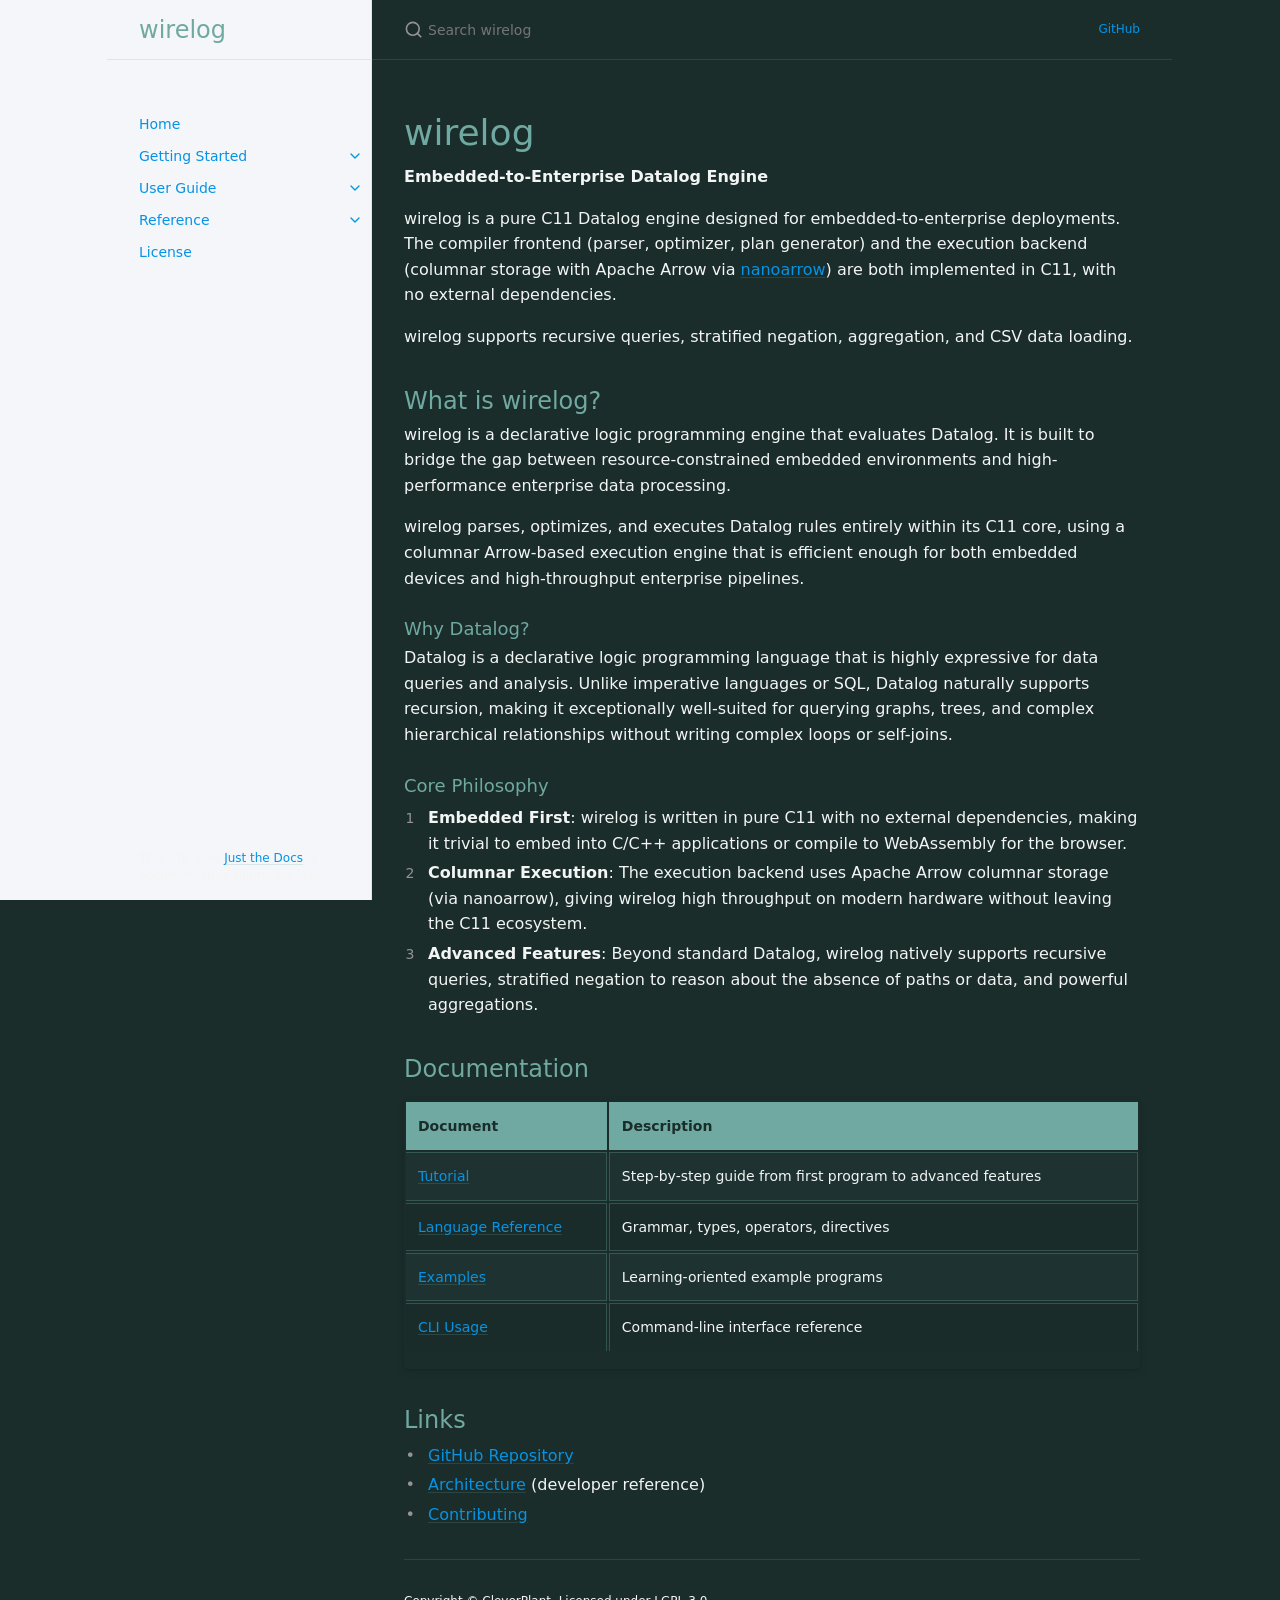
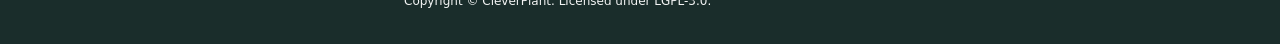
<file: wirelog/index.html>
<!DOCTYPE html> <html lang="en-US"> <head> <meta charset="UTF-8"> <meta http-equiv="X-UA-Compatible" content="IE=Edge"> <link rel="stylesheet" href="/wirelog/assets/css/just-the-docs-default.css"> <link rel="stylesheet" href="/wirelog/assets/css/just-the-docs-head-nav.css" id="jtd-head-nav-stylesheet"> <style id="jtd-nav-activation"> .site-nav > ul.nav-list:first-child > li:not(:nth-child(1)) > a, .site-nav > ul.nav-list:first-child > li > ul > li a { background-image: none; } .site-nav > ul.nav-list:not(:first-child) a, .site-nav li.external a { background-image: none; } .site-nav > ul.nav-list:first-child > li:nth-child(1) > a { font-weight: 600; text-decoration: none; }.site-nav > ul.nav-list:first-child > li:nth-child(1) > button svg { transform: rotate(-90deg); }.site-nav > ul.nav-list:first-child > li.nav-list-item:nth-child(1) > ul.nav-list { display: block; } </style> <script src="/wirelog/assets/js/vendor/lunr.min.js"></script> <script src="/wirelog/assets/js/just-the-docs.js"></script> <meta name="viewport" content="width=device-width, initial-scale=1"> <!-- Begin Jekyll SEO tag v2.8.0 --> <title>Home | wirelog</title> <meta name="generator" content="Jekyll v4.4.1" /> <meta property="og:title" content="Home" /> <meta property="og:locale" content="en_US" /> <meta name="description" content="Embedded-to-Enterprise Datalog Engine" /> <meta property="og:description" content="Embedded-to-Enterprise Datalog Engine" /> <link rel="canonical" href="https://justinjoy.github.io/wirelog/" /> <meta property="og:url" content="https://justinjoy.github.io/wirelog/" /> <meta property="og:site_name" content="wirelog" /> <meta property="og:type" content="website" /> <meta name="twitter:card" content="summary" /> <meta property="twitter:title" content="Home" /> <script type="application/ld+json"> {"@context":"https://schema.org","@type":"WebSite","description":"Embedded-to-Enterprise Datalog Engine","headline":"Home","name":"wirelog","url":"https://justinjoy.github.io/wirelog/"}</script> <!-- End Jekyll SEO tag --> </head> <body> <a class="skip-to-main" href="#main-content">Skip to main content</a> <svg xmlns="http://www.w3.org/2000/svg" class="d-none"> <symbol id="svg-link" viewBox="0 0 24 24"> <title>Link</title> <svg xmlns="http://www.w3.org/2000/svg" width="24" height="24" viewBox="0 0 24 24" fill="none" stroke="currentColor" stroke-width="2" stroke-linecap="round" stroke-linejoin="round" class="feather feather-link"> <path d="M10 13a5 5 0 0 0 7.54.54l3-3a5 5 0 0 0-7.07-7.07l-1.72 1.71"></path><path d="M14 11a5 5 0 0 0-7.54-.54l-3 3a5 5 0 0 0 7.07 7.07l1.71-1.71"></path> </svg> </symbol> <symbol id="svg-menu" viewBox="0 0 24 24"> <title>Menu</title> <svg xmlns="http://www.w3.org/2000/svg" width="24" height="24" viewBox="0 0 24 24" fill="none" stroke="currentColor" stroke-width="2" stroke-linecap="round" stroke-linejoin="round" class="feather feather-menu"> <line x1="3" y1="12" x2="21" y2="12"></line><line x1="3" y1="6" x2="21" y2="6"></line><line x1="3" y1="18" x2="21" y2="18"></line> </svg> </symbol> <symbol id="svg-arrow-right" viewBox="0 0 24 24"> <title>Expand</title> <svg xmlns="http://www.w3.org/2000/svg" width="24" height="24" viewBox="0 0 24 24" fill="none" stroke="currentColor" stroke-width="2" stroke-linecap="round" stroke-linejoin="round" class="feather feather-chevron-right"> <polyline points="9 18 15 12 9 6"></polyline> </svg> </symbol> <!-- Feather. MIT License: https://github.com/feathericons/feather/blob/master/LICENSE --> <symbol id="svg-external-link" width="24" height="24" viewBox="0 0 24 24" fill="none" stroke="currentColor" stroke-width="2" stroke-linecap="round" stroke-linejoin="round" class="feather feather-external-link"> <title id="svg-external-link-title">(external link)</title> <path d="M18 13v6a2 2 0 0 1-2 2H5a2 2 0 0 1-2-2V8a2 2 0 0 1 2-2h6"></path><polyline points="15 3 21 3 21 9"></polyline><line x1="10" y1="14" x2="21" y2="3"></line> </symbol> <symbol id="svg-doc" viewBox="0 0 24 24"> <title>Document</title> <svg xmlns="http://www.w3.org/2000/svg" width="24" height="24" viewBox="0 0 24 24" fill="none" stroke="currentColor" stroke-width="2" stroke-linecap="round" stroke-linejoin="round" class="feather feather-file"> <path d="M13 2H6a2 2 0 0 0-2 2v16a2 2 0 0 0 2 2h12a2 2 0 0 0 2-2V9z"></path><polyline points="13 2 13 9 20 9"></polyline> </svg> </symbol> <symbol id="svg-search" viewBox="0 0 24 24"> <title>Search</title> <svg xmlns="http://www.w3.org/2000/svg" width="24" height="24" viewBox="0 0 24 24" fill="none" stroke="currentColor" stroke-width="2" stroke-linecap="round" stroke-linejoin="round" class="feather feather-search"> <circle cx="11" cy="11" r="8"></circle><line x1="21" y1="21" x2="16.65" y2="16.65"></line> </svg> </symbol> <!-- Bootstrap Icons. MIT License: https://github.com/twbs/icons/blob/main/LICENSE.md --> <symbol id="svg-copy" viewBox="0 0 16 16"> <title>Copy</title> <svg xmlns="http://www.w3.org/2000/svg" width="16" height="16" fill="currentColor" class="bi bi-clipboard" viewBox="0 0 16 16"> <path d="M4 1.5H3a2 2 0 0 0-2 2V14a2 2 0 0 0 2 2h10a2 2 0 0 0 2-2V3.5a2 2 0 0 0-2-2h-1v1h1a1 1 0 0 1 1 1V14a1 1 0 0 1-1 1H3a1 1 0 0 1-1-1V3.5a1 1 0 0 1 1-1h1v-1z"/> <path d="M9.5 1a.5.5 0 0 1 .5.5v1a.5.5 0 0 1-.5.5h-3a.5.5 0 0 1-.5-.5v-1a.5.5 0 0 1 .5-.5h3zm-3-1A1.5 1.5 0 0 0 5 1.5v1A1.5 1.5 0 0 0 6.5 4h3A1.5 1.5 0 0 0 11 2.5v-1A1.5 1.5 0 0 0 9.5 0h-3z"/> </svg> </symbol> <symbol id="svg-copied" viewBox="0 0 16 16"> <title>Copied</title> <svg xmlns="http://www.w3.org/2000/svg" width="16" height="16" fill="currentColor" class="bi bi-clipboard-check-fill" viewBox="0 0 16 16"> <path d="M6.5 0A1.5 1.5 0 0 0 5 1.5v1A1.5 1.5 0 0 0 6.5 4h3A1.5 1.5 0 0 0 11 2.5v-1A1.5 1.5 0 0 0 9.5 0h-3Zm3 1a.5.5 0 0 1 .5.5v1a.5.5 0 0 1-.5.5h-3a.5.5 0 0 1-.5-.5v-1a.5.5 0 0 1 .5-.5h3Z"/> <path d="M4 1.5H3a2 2 0 0 0-2 2V14a2 2 0 0 0 2 2h10a2 2 0 0 0 2-2V3.5a2 2 0 0 0-2-2h-1v1A2.5 2.5 0 0 1 9.5 5h-3A2.5 2.5 0 0 1 4 2.5v-1Zm6.854 7.354-3 3a.5.5 0 0 1-.708 0l-1.5-1.5a.5.5 0 0 1 .708-.708L7.5 10.793l2.646-2.647a.5.5 0 0 1 .708.708Z"/> </svg> </symbol> </svg> <header class="side-bar"> <div class="site-header"> <a href="/wirelog/" class="site-title lh-tight"> wirelog </a> <button id="menu-button" class="site-button btn-reset" aria-label="Menu" aria-expanded="false"> <svg viewBox="0 0 24 24" class="icon" aria-hidden="true"><use xlink:href="#svg-menu"></use></svg> </button> </div> <nav aria-label="Main" id="site-nav" class="site-nav"> <ul class="nav-list"><li class="nav-list-item"><a href="/wirelog/" class="nav-list-link">Home</a></li><li class="nav-list-item"><button class="nav-list-expander btn-reset" aria-label="Getting Started submenu" aria-expanded="false"> <svg viewBox="0 0 24 24" aria-hidden="true"><use xlink:href="#svg-arrow-right"></use></svg> </button><a href="/wirelog/getting-started/" class="nav-list-link">Getting Started</a><ul class="nav-list"><li class="nav-list-item"><a href="/wirelog/getting-started/install/" class="nav-list-link">Installation</a></li><li class="nav-list-item"><a href="/wirelog/getting-started/tutorial/" class="nav-list-link">Tutorial</a></li></ul></li><li class="nav-list-item"><button class="nav-list-expander btn-reset" aria-label="User Guide submenu" aria-expanded="false"> <svg viewBox="0 0 24 24" aria-hidden="true"><use xlink:href="#svg-arrow-right"></use></svg> </button><a href="/wirelog/user-guide/" class="nav-list-link">User Guide</a><ul class="nav-list"><li class="nav-list-item"><a href="/wirelog/user-guide/examples/" class="nav-list-link">Examples</a></li><li class="nav-list-item"><a href="/wirelog/user-guide/access-control-audit/" class="nav-list-link">Use Case: Access Control Auditing</a></li><li class="nav-list-item"><a href="/wirelog/user-guide/cli/" class="nav-list-link">CLI Usage</a></li></ul></li><li class="nav-list-item"><button class="nav-list-expander btn-reset" aria-label="Reference submenu" aria-expanded="false"> <svg viewBox="0 0 24 24" aria-hidden="true"><use xlink:href="#svg-arrow-right"></use></svg> </button><a href="/wirelog/reference/" class="nav-list-link">Reference</a><ul class="nav-list"><li class="nav-list-item"><a href="/wirelog/reference/language/" class="nav-list-link">Language Reference</a></li><li class="nav-list-item"><a href="/wirelog/reference/delta-queries/" class="nav-list-link">Delta Queries</a></li></ul></li><li class="nav-list-item"><a href="/wirelog/license/" class="nav-list-link">License</a></li></ul> </nav> <div class="d-md-block d-none site-footer"> This site uses <a href="https://github.com/just-the-docs/just-the-docs">Just the Docs</a>, a documentation theme for Jekyll. </div> </header> <div class="main" id="top"> <div id="main-header" class="main-header"> <div class="search" role="search"> <div class="search-input-wrap"> <input type="text" id="search-input" class="search-input" tabindex="0" placeholder="Search wirelog" autocomplete="off"> <label for="search-input" class="search-label"> <span class="sr-only">Search wirelog</span> <svg viewBox="0 0 24 24" class="search-icon" aria-hidden="true"><use xlink:href="#svg-search"></use></svg> </label> </div> <div id="search-results" class="search-results"></div> </div> <nav aria-label="Auxiliary" class="aux-nav"> <ul class="aux-nav-list"> <li class="aux-nav-list-item"> <a href="https://github.com/justinjoy/wirelog" class="site-button" > GitHub </a> </li> </ul> </nav> </div> <div class="main-content-wrap"> <div id="main-content" class="main-content"> <main> <h1 id="wirelog"> <a href="#wirelog" class="anchor-heading" aria-labelledby="wirelog"><svg viewBox="0 0 16 16" aria-hidden="true"><use xlink:href="#svg-link"></use></svg></a> wirelog </h1> <p><strong>Embedded-to-Enterprise Datalog Engine</strong></p> <p>wirelog is a pure C11 Datalog engine designed for embedded-to-enterprise deployments. The compiler frontend (parser, optimizer, plan generator) and the execution backend (columnar storage with Apache Arrow via <a href="https://github.com/apache/arrow-nanoarrow">nanoarrow</a>) are both implemented in C11, with no external dependencies.</p> <p>wirelog supports recursive queries, stratified negation, aggregation, and CSV data loading.</p> <h2 id="what-is-wirelog"> <a href="#what-is-wirelog" class="anchor-heading" aria-labelledby="what-is-wirelog"><svg viewBox="0 0 16 16" aria-hidden="true"><use xlink:href="#svg-link"></use></svg></a> What is wirelog? </h2> <p>wirelog is a declarative logic programming engine that evaluates Datalog. It is built to bridge the gap between resource-constrained embedded environments and high-performance enterprise data processing.</p> <p>wirelog parses, optimizes, and executes Datalog rules entirely within its C11 core, using a columnar Arrow-based execution engine that is efficient enough for both embedded devices and high-throughput enterprise pipelines.</p> <h3 id="why-datalog"> <a href="#why-datalog" class="anchor-heading" aria-labelledby="why-datalog"><svg viewBox="0 0 16 16" aria-hidden="true"><use xlink:href="#svg-link"></use></svg></a> Why Datalog? </h3> <p>Datalog is a declarative logic programming language that is highly expressive for data queries and analysis. Unlike imperative languages or SQL, Datalog naturally supports recursion, making it exceptionally well-suited for querying graphs, trees, and complex hierarchical relationships without writing complex loops or self-joins.</p> <h3 id="core-philosophy"> <a href="#core-philosophy" class="anchor-heading" aria-labelledby="core-philosophy"><svg viewBox="0 0 16 16" aria-hidden="true"><use xlink:href="#svg-link"></use></svg></a> Core Philosophy </h3> <ol> <li><strong>Embedded First</strong>: wirelog is written in pure C11 with no external dependencies, making it trivial to embed into C/C++ applications or compile to WebAssembly for the browser.</li> <li><strong>Columnar Execution</strong>: The execution backend uses Apache Arrow columnar storage (via nanoarrow), giving wirelog high throughput on modern hardware without leaving the C11 ecosystem.</li> <li><strong>Advanced Features</strong>: Beyond standard Datalog, wirelog natively supports recursive queries, stratified negation to reason about the absence of paths or data, and powerful aggregations.</li> </ol> <h2 id="documentation"> <a href="#documentation" class="anchor-heading" aria-labelledby="documentation"><svg viewBox="0 0 16 16" aria-hidden="true"><use xlink:href="#svg-link"></use></svg></a> Documentation </h2> <div class="table-wrapper"><table> <thead> <tr> <th>Document</th> <th>Description</th> </tr> </thead> <tbody> <tr> <td><a href="getting-started/tutorial">Tutorial</a></td> <td>Step-by-step guide from first program to advanced features</td> </tr> <tr> <td><a href="reference/language">Language Reference</a></td> <td>Grammar, types, operators, directives</td> </tr> <tr> <td><a href="user-guide/examples">Examples</a></td> <td>Learning-oriented example programs</td> </tr> <tr> <td><a href="user-guide/cli">CLI Usage</a></td> <td>Command-line interface reference</td> </tr> </tbody> </table></div> <h2 id="links"> <a href="#links" class="anchor-heading" aria-labelledby="links"><svg viewBox="0 0 16 16" aria-hidden="true"><use xlink:href="#svg-link"></use></svg></a> Links </h2> <ul> <li><a href="https://github.com/justinjoy/wirelog">GitHub Repository</a></li> <li><a href="https://github.com/justinjoy/wirelog/blob/main/ARCHITECTURE.md">Architecture</a> (developer reference)</li> <li><a href="https://github.com/justinjoy/wirelog/blob/main/CONTRIBUTING.md">Contributing</a></li> </ul> </main> <hr> <footer> <p class="text-small mb-0">Copyright &copy; CleverPlant. Licensed under LGPL-3.0.</p> <div class="d-md-none mt-4 fs-2"> This site uses <a href="https://github.com/just-the-docs/just-the-docs">Just the Docs</a>, a documentation theme for Jekyll. </div> </footer> </div> </div> <div class="search-overlay"></div> </div> </body> </html>
</file>
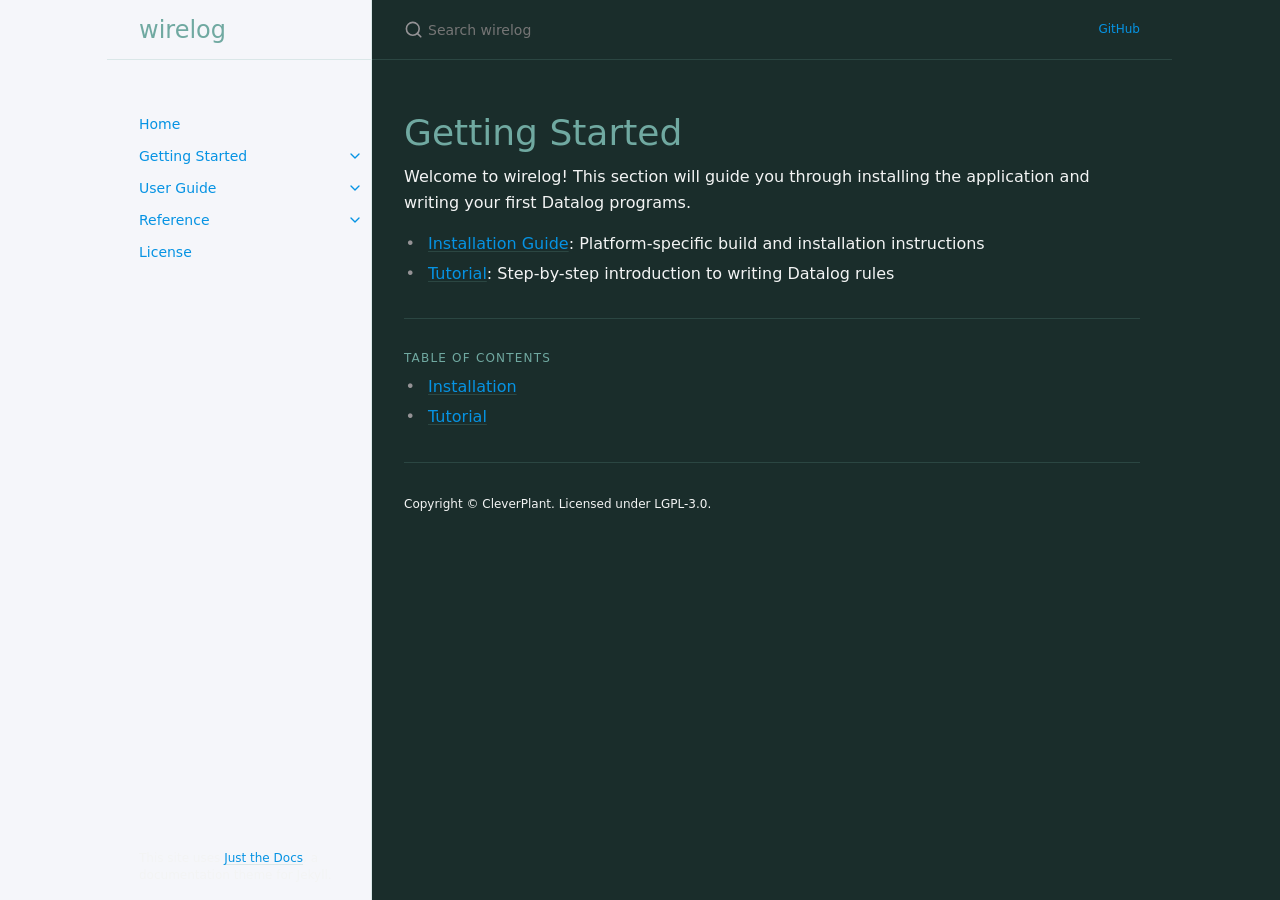
<file: wirelog/getting-started/index.html>
<!DOCTYPE html> <html lang="en-US"> <head> <meta charset="UTF-8"> <meta http-equiv="X-UA-Compatible" content="IE=Edge"> <link rel="stylesheet" href="/wirelog/assets/css/just-the-docs-default.css"> <link rel="stylesheet" href="/wirelog/assets/css/just-the-docs-head-nav.css" id="jtd-head-nav-stylesheet"> <style id="jtd-nav-activation"> .site-nav > ul.nav-list:first-child > li:not(:nth-child(2)) > a, .site-nav > ul.nav-list:first-child > li > ul > li a { background-image: none; } .site-nav > ul.nav-list:not(:first-child) a, .site-nav li.external a { background-image: none; } .site-nav > ul.nav-list:first-child > li:nth-child(2) > a { font-weight: 600; text-decoration: none; }.site-nav > ul.nav-list:first-child > li:nth-child(2) > button svg { transform: rotate(-90deg); }.site-nav > ul.nav-list:first-child > li.nav-list-item:nth-child(2) > ul.nav-list { display: block; } </style> <script src="/wirelog/assets/js/vendor/lunr.min.js"></script> <script src="/wirelog/assets/js/just-the-docs.js"></script> <meta name="viewport" content="width=device-width, initial-scale=1"> <!-- Begin Jekyll SEO tag v2.8.0 --> <title>Getting Started | wirelog</title> <meta name="generator" content="Jekyll v4.4.1" /> <meta property="og:title" content="Getting Started" /> <meta property="og:locale" content="en_US" /> <meta name="description" content="Embedded-to-Enterprise Datalog Engine" /> <meta property="og:description" content="Embedded-to-Enterprise Datalog Engine" /> <link rel="canonical" href="https://justinjoy.github.io/wirelog/getting-started/" /> <meta property="og:url" content="https://justinjoy.github.io/wirelog/getting-started/" /> <meta property="og:site_name" content="wirelog" /> <meta property="og:type" content="website" /> <meta name="twitter:card" content="summary" /> <meta property="twitter:title" content="Getting Started" /> <script type="application/ld+json"> {"@context":"https://schema.org","@type":"WebPage","description":"Embedded-to-Enterprise Datalog Engine","headline":"Getting Started","url":"https://justinjoy.github.io/wirelog/getting-started/"}</script> <!-- End Jekyll SEO tag --> </head> <body> <a class="skip-to-main" href="#main-content">Skip to main content</a> <svg xmlns="http://www.w3.org/2000/svg" class="d-none"> <symbol id="svg-link" viewBox="0 0 24 24"> <title>Link</title> <svg xmlns="http://www.w3.org/2000/svg" width="24" height="24" viewBox="0 0 24 24" fill="none" stroke="currentColor" stroke-width="2" stroke-linecap="round" stroke-linejoin="round" class="feather feather-link"> <path d="M10 13a5 5 0 0 0 7.54.54l3-3a5 5 0 0 0-7.07-7.07l-1.72 1.71"></path><path d="M14 11a5 5 0 0 0-7.54-.54l-3 3a5 5 0 0 0 7.07 7.07l1.71-1.71"></path> </svg> </symbol> <symbol id="svg-menu" viewBox="0 0 24 24"> <title>Menu</title> <svg xmlns="http://www.w3.org/2000/svg" width="24" height="24" viewBox="0 0 24 24" fill="none" stroke="currentColor" stroke-width="2" stroke-linecap="round" stroke-linejoin="round" class="feather feather-menu"> <line x1="3" y1="12" x2="21" y2="12"></line><line x1="3" y1="6" x2="21" y2="6"></line><line x1="3" y1="18" x2="21" y2="18"></line> </svg> </symbol> <symbol id="svg-arrow-right" viewBox="0 0 24 24"> <title>Expand</title> <svg xmlns="http://www.w3.org/2000/svg" width="24" height="24" viewBox="0 0 24 24" fill="none" stroke="currentColor" stroke-width="2" stroke-linecap="round" stroke-linejoin="round" class="feather feather-chevron-right"> <polyline points="9 18 15 12 9 6"></polyline> </svg> </symbol> <!-- Feather. MIT License: https://github.com/feathericons/feather/blob/master/LICENSE --> <symbol id="svg-external-link" width="24" height="24" viewBox="0 0 24 24" fill="none" stroke="currentColor" stroke-width="2" stroke-linecap="round" stroke-linejoin="round" class="feather feather-external-link"> <title id="svg-external-link-title">(external link)</title> <path d="M18 13v6a2 2 0 0 1-2 2H5a2 2 0 0 1-2-2V8a2 2 0 0 1 2-2h6"></path><polyline points="15 3 21 3 21 9"></polyline><line x1="10" y1="14" x2="21" y2="3"></line> </symbol> <symbol id="svg-doc" viewBox="0 0 24 24"> <title>Document</title> <svg xmlns="http://www.w3.org/2000/svg" width="24" height="24" viewBox="0 0 24 24" fill="none" stroke="currentColor" stroke-width="2" stroke-linecap="round" stroke-linejoin="round" class="feather feather-file"> <path d="M13 2H6a2 2 0 0 0-2 2v16a2 2 0 0 0 2 2h12a2 2 0 0 0 2-2V9z"></path><polyline points="13 2 13 9 20 9"></polyline> </svg> </symbol> <symbol id="svg-search" viewBox="0 0 24 24"> <title>Search</title> <svg xmlns="http://www.w3.org/2000/svg" width="24" height="24" viewBox="0 0 24 24" fill="none" stroke="currentColor" stroke-width="2" stroke-linecap="round" stroke-linejoin="round" class="feather feather-search"> <circle cx="11" cy="11" r="8"></circle><line x1="21" y1="21" x2="16.65" y2="16.65"></line> </svg> </symbol> <!-- Bootstrap Icons. MIT License: https://github.com/twbs/icons/blob/main/LICENSE.md --> <symbol id="svg-copy" viewBox="0 0 16 16"> <title>Copy</title> <svg xmlns="http://www.w3.org/2000/svg" width="16" height="16" fill="currentColor" class="bi bi-clipboard" viewBox="0 0 16 16"> <path d="M4 1.5H3a2 2 0 0 0-2 2V14a2 2 0 0 0 2 2h10a2 2 0 0 0 2-2V3.5a2 2 0 0 0-2-2h-1v1h1a1 1 0 0 1 1 1V14a1 1 0 0 1-1 1H3a1 1 0 0 1-1-1V3.5a1 1 0 0 1 1-1h1v-1z"/> <path d="M9.5 1a.5.5 0 0 1 .5.5v1a.5.5 0 0 1-.5.5h-3a.5.5 0 0 1-.5-.5v-1a.5.5 0 0 1 .5-.5h3zm-3-1A1.5 1.5 0 0 0 5 1.5v1A1.5 1.5 0 0 0 6.5 4h3A1.5 1.5 0 0 0 11 2.5v-1A1.5 1.5 0 0 0 9.5 0h-3z"/> </svg> </symbol> <symbol id="svg-copied" viewBox="0 0 16 16"> <title>Copied</title> <svg xmlns="http://www.w3.org/2000/svg" width="16" height="16" fill="currentColor" class="bi bi-clipboard-check-fill" viewBox="0 0 16 16"> <path d="M6.5 0A1.5 1.5 0 0 0 5 1.5v1A1.5 1.5 0 0 0 6.5 4h3A1.5 1.5 0 0 0 11 2.5v-1A1.5 1.5 0 0 0 9.5 0h-3Zm3 1a.5.5 0 0 1 .5.5v1a.5.5 0 0 1-.5.5h-3a.5.5 0 0 1-.5-.5v-1a.5.5 0 0 1 .5-.5h3Z"/> <path d="M4 1.5H3a2 2 0 0 0-2 2V14a2 2 0 0 0 2 2h10a2 2 0 0 0 2-2V3.5a2 2 0 0 0-2-2h-1v1A2.5 2.5 0 0 1 9.5 5h-3A2.5 2.5 0 0 1 4 2.5v-1Zm6.854 7.354-3 3a.5.5 0 0 1-.708 0l-1.5-1.5a.5.5 0 0 1 .708-.708L7.5 10.793l2.646-2.647a.5.5 0 0 1 .708.708Z"/> </svg> </symbol> </svg> <header class="side-bar"> <div class="site-header"> <a href="/wirelog/" class="site-title lh-tight"> wirelog </a> <button id="menu-button" class="site-button btn-reset" aria-label="Menu" aria-expanded="false"> <svg viewBox="0 0 24 24" class="icon" aria-hidden="true"><use xlink:href="#svg-menu"></use></svg> </button> </div> <nav aria-label="Main" id="site-nav" class="site-nav"> <ul class="nav-list"><li class="nav-list-item"><a href="/wirelog/" class="nav-list-link">Home</a></li><li class="nav-list-item"><button class="nav-list-expander btn-reset" aria-label="Getting Started submenu" aria-expanded="false"> <svg viewBox="0 0 24 24" aria-hidden="true"><use xlink:href="#svg-arrow-right"></use></svg> </button><a href="/wirelog/getting-started/" class="nav-list-link">Getting Started</a><ul class="nav-list"><li class="nav-list-item"><a href="/wirelog/getting-started/install/" class="nav-list-link">Installation</a></li><li class="nav-list-item"><a href="/wirelog/getting-started/tutorial/" class="nav-list-link">Tutorial</a></li></ul></li><li class="nav-list-item"><button class="nav-list-expander btn-reset" aria-label="User Guide submenu" aria-expanded="false"> <svg viewBox="0 0 24 24" aria-hidden="true"><use xlink:href="#svg-arrow-right"></use></svg> </button><a href="/wirelog/user-guide/" class="nav-list-link">User Guide</a><ul class="nav-list"><li class="nav-list-item"><a href="/wirelog/user-guide/examples/" class="nav-list-link">Examples</a></li><li class="nav-list-item"><a href="/wirelog/user-guide/access-control-audit/" class="nav-list-link">Use Case: Access Control Auditing</a></li><li class="nav-list-item"><a href="/wirelog/user-guide/cli/" class="nav-list-link">CLI Usage</a></li></ul></li><li class="nav-list-item"><button class="nav-list-expander btn-reset" aria-label="Reference submenu" aria-expanded="false"> <svg viewBox="0 0 24 24" aria-hidden="true"><use xlink:href="#svg-arrow-right"></use></svg> </button><a href="/wirelog/reference/" class="nav-list-link">Reference</a><ul class="nav-list"><li class="nav-list-item"><a href="/wirelog/reference/language/" class="nav-list-link">Language Reference</a></li><li class="nav-list-item"><a href="/wirelog/reference/delta-queries/" class="nav-list-link">Delta Queries</a></li></ul></li><li class="nav-list-item"><a href="/wirelog/license/" class="nav-list-link">License</a></li></ul> </nav> <div class="d-md-block d-none site-footer"> This site uses <a href="https://github.com/just-the-docs/just-the-docs">Just the Docs</a>, a documentation theme for Jekyll. </div> </header> <div class="main" id="top"> <div id="main-header" class="main-header"> <div class="search" role="search"> <div class="search-input-wrap"> <input type="text" id="search-input" class="search-input" tabindex="0" placeholder="Search wirelog" autocomplete="off"> <label for="search-input" class="search-label"> <span class="sr-only">Search wirelog</span> <svg viewBox="0 0 24 24" class="search-icon" aria-hidden="true"><use xlink:href="#svg-search"></use></svg> </label> </div> <div id="search-results" class="search-results"></div> </div> <nav aria-label="Auxiliary" class="aux-nav"> <ul class="aux-nav-list"> <li class="aux-nav-list-item"> <a href="https://github.com/justinjoy/wirelog" class="site-button" > GitHub </a> </li> </ul> </nav> </div> <div class="main-content-wrap"> <div id="main-content" class="main-content"> <main> <h1 id="getting-started"> <a href="#getting-started" class="anchor-heading" aria-labelledby="getting-started"><svg viewBox="0 0 16 16" aria-hidden="true"><use xlink:href="#svg-link"></use></svg></a> Getting Started </h1> <p>Welcome to wirelog! This section will guide you through installing the application and writing your first Datalog programs.</p> <ul> <li><a href="install">Installation Guide</a>: Platform-specific build and installation instructions</li> <li><a href="tutorial">Tutorial</a>: Step-by-step introduction to writing Datalog rules</li> </ul> <hr> <h2 class="text-delta">Table of contents</h2> <ul> <li> <a href="/wirelog/getting-started/install/">Installation</a> </li> <li> <a href="/wirelog/getting-started/tutorial/">Tutorial</a> </li> </ul> </main> <hr> <footer> <p class="text-small mb-0">Copyright &copy; CleverPlant. Licensed under LGPL-3.0.</p> <div class="d-md-none mt-4 fs-2"> This site uses <a href="https://github.com/just-the-docs/just-the-docs">Just the Docs</a>, a documentation theme for Jekyll. </div> </footer> </div> </div> <div class="search-overlay"></div> </div> </body> </html>
</file>
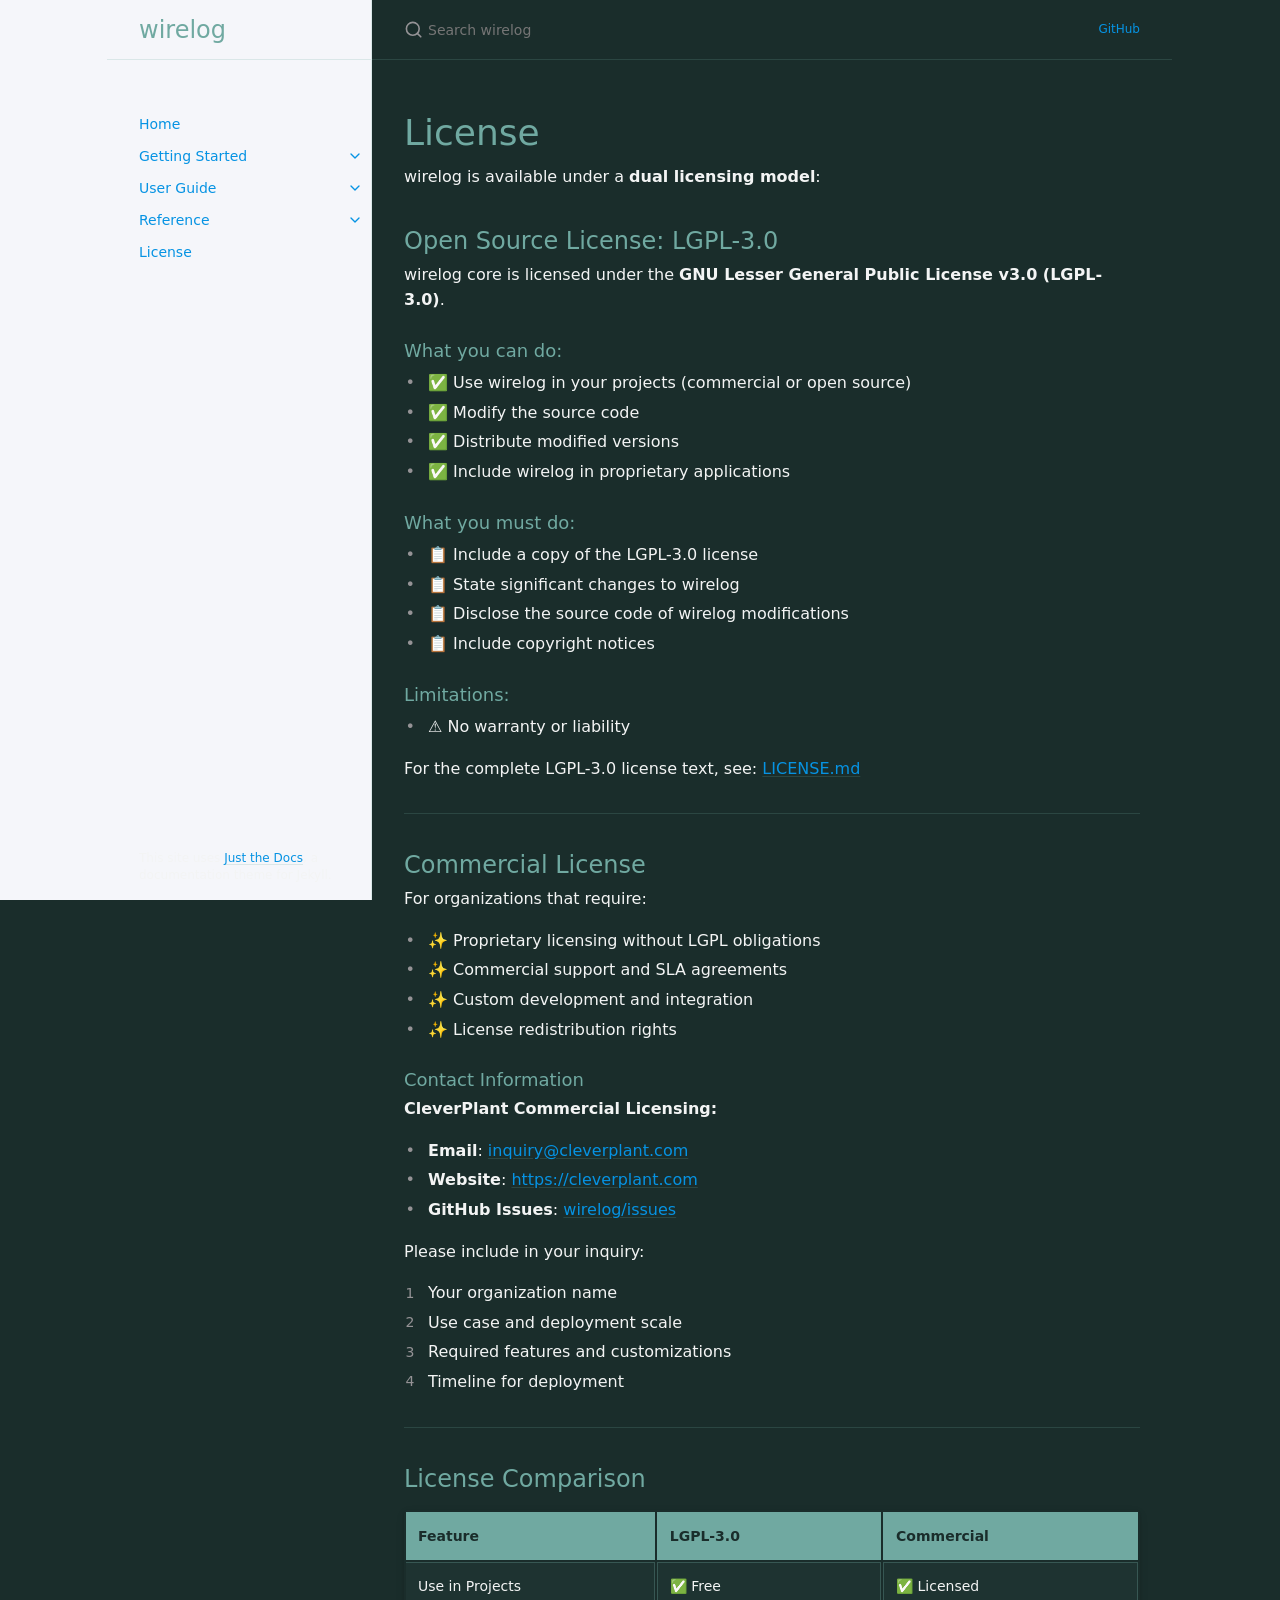
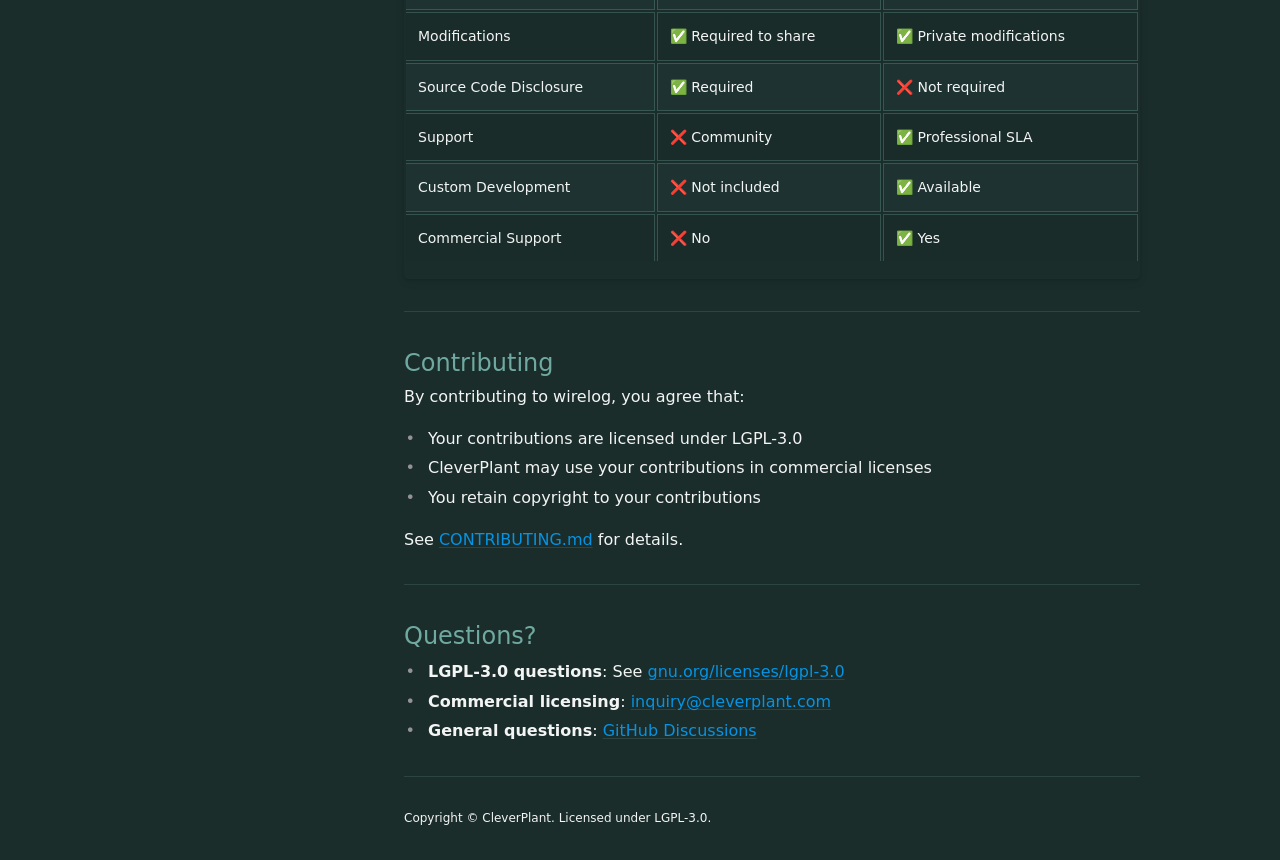
<file: wirelog/license/index.html>
<!DOCTYPE html> <html lang="en-US"> <head> <meta charset="UTF-8"> <meta http-equiv="X-UA-Compatible" content="IE=Edge"> <link rel="stylesheet" href="/wirelog/assets/css/just-the-docs-default.css"> <link rel="stylesheet" href="/wirelog/assets/css/just-the-docs-head-nav.css" id="jtd-head-nav-stylesheet"> <style id="jtd-nav-activation"> .site-nav > ul.nav-list:first-child > li:not(:nth-child(5)) > a, .site-nav > ul.nav-list:first-child > li > ul > li a { background-image: none; } .site-nav > ul.nav-list:not(:first-child) a, .site-nav li.external a { background-image: none; } .site-nav > ul.nav-list:first-child > li:nth-child(5) > a { font-weight: 600; text-decoration: none; }.site-nav > ul.nav-list:first-child > li:nth-child(5) > button svg { transform: rotate(-90deg); }.site-nav > ul.nav-list:first-child > li.nav-list-item:nth-child(5) > ul.nav-list { display: block; } </style> <script src="/wirelog/assets/js/vendor/lunr.min.js"></script> <script src="/wirelog/assets/js/just-the-docs.js"></script> <meta name="viewport" content="width=device-width, initial-scale=1"> <!-- Begin Jekyll SEO tag v2.8.0 --> <title>License | wirelog</title> <meta name="generator" content="Jekyll v4.4.1" /> <meta property="og:title" content="License" /> <meta property="og:locale" content="en_US" /> <meta name="description" content="Embedded-to-Enterprise Datalog Engine" /> <meta property="og:description" content="Embedded-to-Enterprise Datalog Engine" /> <link rel="canonical" href="https://justinjoy.github.io/wirelog/license/" /> <meta property="og:url" content="https://justinjoy.github.io/wirelog/license/" /> <meta property="og:site_name" content="wirelog" /> <meta property="og:type" content="website" /> <meta name="twitter:card" content="summary" /> <meta property="twitter:title" content="License" /> <script type="application/ld+json"> {"@context":"https://schema.org","@type":"WebPage","description":"Embedded-to-Enterprise Datalog Engine","headline":"License","url":"https://justinjoy.github.io/wirelog/license/"}</script> <!-- End Jekyll SEO tag --> </head> <body> <a class="skip-to-main" href="#main-content">Skip to main content</a> <svg xmlns="http://www.w3.org/2000/svg" class="d-none"> <symbol id="svg-link" viewBox="0 0 24 24"> <title>Link</title> <svg xmlns="http://www.w3.org/2000/svg" width="24" height="24" viewBox="0 0 24 24" fill="none" stroke="currentColor" stroke-width="2" stroke-linecap="round" stroke-linejoin="round" class="feather feather-link"> <path d="M10 13a5 5 0 0 0 7.54.54l3-3a5 5 0 0 0-7.07-7.07l-1.72 1.71"></path><path d="M14 11a5 5 0 0 0-7.54-.54l-3 3a5 5 0 0 0 7.07 7.07l1.71-1.71"></path> </svg> </symbol> <symbol id="svg-menu" viewBox="0 0 24 24"> <title>Menu</title> <svg xmlns="http://www.w3.org/2000/svg" width="24" height="24" viewBox="0 0 24 24" fill="none" stroke="currentColor" stroke-width="2" stroke-linecap="round" stroke-linejoin="round" class="feather feather-menu"> <line x1="3" y1="12" x2="21" y2="12"></line><line x1="3" y1="6" x2="21" y2="6"></line><line x1="3" y1="18" x2="21" y2="18"></line> </svg> </symbol> <symbol id="svg-arrow-right" viewBox="0 0 24 24"> <title>Expand</title> <svg xmlns="http://www.w3.org/2000/svg" width="24" height="24" viewBox="0 0 24 24" fill="none" stroke="currentColor" stroke-width="2" stroke-linecap="round" stroke-linejoin="round" class="feather feather-chevron-right"> <polyline points="9 18 15 12 9 6"></polyline> </svg> </symbol> <!-- Feather. MIT License: https://github.com/feathericons/feather/blob/master/LICENSE --> <symbol id="svg-external-link" width="24" height="24" viewBox="0 0 24 24" fill="none" stroke="currentColor" stroke-width="2" stroke-linecap="round" stroke-linejoin="round" class="feather feather-external-link"> <title id="svg-external-link-title">(external link)</title> <path d="M18 13v6a2 2 0 0 1-2 2H5a2 2 0 0 1-2-2V8a2 2 0 0 1 2-2h6"></path><polyline points="15 3 21 3 21 9"></polyline><line x1="10" y1="14" x2="21" y2="3"></line> </symbol> <symbol id="svg-doc" viewBox="0 0 24 24"> <title>Document</title> <svg xmlns="http://www.w3.org/2000/svg" width="24" height="24" viewBox="0 0 24 24" fill="none" stroke="currentColor" stroke-width="2" stroke-linecap="round" stroke-linejoin="round" class="feather feather-file"> <path d="M13 2H6a2 2 0 0 0-2 2v16a2 2 0 0 0 2 2h12a2 2 0 0 0 2-2V9z"></path><polyline points="13 2 13 9 20 9"></polyline> </svg> </symbol> <symbol id="svg-search" viewBox="0 0 24 24"> <title>Search</title> <svg xmlns="http://www.w3.org/2000/svg" width="24" height="24" viewBox="0 0 24 24" fill="none" stroke="currentColor" stroke-width="2" stroke-linecap="round" stroke-linejoin="round" class="feather feather-search"> <circle cx="11" cy="11" r="8"></circle><line x1="21" y1="21" x2="16.65" y2="16.65"></line> </svg> </symbol> <!-- Bootstrap Icons. MIT License: https://github.com/twbs/icons/blob/main/LICENSE.md --> <symbol id="svg-copy" viewBox="0 0 16 16"> <title>Copy</title> <svg xmlns="http://www.w3.org/2000/svg" width="16" height="16" fill="currentColor" class="bi bi-clipboard" viewBox="0 0 16 16"> <path d="M4 1.5H3a2 2 0 0 0-2 2V14a2 2 0 0 0 2 2h10a2 2 0 0 0 2-2V3.5a2 2 0 0 0-2-2h-1v1h1a1 1 0 0 1 1 1V14a1 1 0 0 1-1 1H3a1 1 0 0 1-1-1V3.5a1 1 0 0 1 1-1h1v-1z"/> <path d="M9.5 1a.5.5 0 0 1 .5.5v1a.5.5 0 0 1-.5.5h-3a.5.5 0 0 1-.5-.5v-1a.5.5 0 0 1 .5-.5h3zm-3-1A1.5 1.5 0 0 0 5 1.5v1A1.5 1.5 0 0 0 6.5 4h3A1.5 1.5 0 0 0 11 2.5v-1A1.5 1.5 0 0 0 9.5 0h-3z"/> </svg> </symbol> <symbol id="svg-copied" viewBox="0 0 16 16"> <title>Copied</title> <svg xmlns="http://www.w3.org/2000/svg" width="16" height="16" fill="currentColor" class="bi bi-clipboard-check-fill" viewBox="0 0 16 16"> <path d="M6.5 0A1.5 1.5 0 0 0 5 1.5v1A1.5 1.5 0 0 0 6.5 4h3A1.5 1.5 0 0 0 11 2.5v-1A1.5 1.5 0 0 0 9.5 0h-3Zm3 1a.5.5 0 0 1 .5.5v1a.5.5 0 0 1-.5.5h-3a.5.5 0 0 1-.5-.5v-1a.5.5 0 0 1 .5-.5h3Z"/> <path d="M4 1.5H3a2 2 0 0 0-2 2V14a2 2 0 0 0 2 2h10a2 2 0 0 0 2-2V3.5a2 2 0 0 0-2-2h-1v1A2.5 2.5 0 0 1 9.5 5h-3A2.5 2.5 0 0 1 4 2.5v-1Zm6.854 7.354-3 3a.5.5 0 0 1-.708 0l-1.5-1.5a.5.5 0 0 1 .708-.708L7.5 10.793l2.646-2.647a.5.5 0 0 1 .708.708Z"/> </svg> </symbol> </svg> <header class="side-bar"> <div class="site-header"> <a href="/wirelog/" class="site-title lh-tight"> wirelog </a> <button id="menu-button" class="site-button btn-reset" aria-label="Menu" aria-expanded="false"> <svg viewBox="0 0 24 24" class="icon" aria-hidden="true"><use xlink:href="#svg-menu"></use></svg> </button> </div> <nav aria-label="Main" id="site-nav" class="site-nav"> <ul class="nav-list"><li class="nav-list-item"><a href="/wirelog/" class="nav-list-link">Home</a></li><li class="nav-list-item"><button class="nav-list-expander btn-reset" aria-label="Getting Started submenu" aria-expanded="false"> <svg viewBox="0 0 24 24" aria-hidden="true"><use xlink:href="#svg-arrow-right"></use></svg> </button><a href="/wirelog/getting-started/" class="nav-list-link">Getting Started</a><ul class="nav-list"><li class="nav-list-item"><a href="/wirelog/getting-started/install/" class="nav-list-link">Installation</a></li><li class="nav-list-item"><a href="/wirelog/getting-started/tutorial/" class="nav-list-link">Tutorial</a></li></ul></li><li class="nav-list-item"><button class="nav-list-expander btn-reset" aria-label="User Guide submenu" aria-expanded="false"> <svg viewBox="0 0 24 24" aria-hidden="true"><use xlink:href="#svg-arrow-right"></use></svg> </button><a href="/wirelog/user-guide/" class="nav-list-link">User Guide</a><ul class="nav-list"><li class="nav-list-item"><a href="/wirelog/user-guide/examples/" class="nav-list-link">Examples</a></li><li class="nav-list-item"><a href="/wirelog/user-guide/access-control-audit/" class="nav-list-link">Use Case: Access Control Auditing</a></li><li class="nav-list-item"><a href="/wirelog/user-guide/cli/" class="nav-list-link">CLI Usage</a></li></ul></li><li class="nav-list-item"><button class="nav-list-expander btn-reset" aria-label="Reference submenu" aria-expanded="false"> <svg viewBox="0 0 24 24" aria-hidden="true"><use xlink:href="#svg-arrow-right"></use></svg> </button><a href="/wirelog/reference/" class="nav-list-link">Reference</a><ul class="nav-list"><li class="nav-list-item"><a href="/wirelog/reference/language/" class="nav-list-link">Language Reference</a></li><li class="nav-list-item"><a href="/wirelog/reference/delta-queries/" class="nav-list-link">Delta Queries</a></li></ul></li><li class="nav-list-item"><a href="/wirelog/license/" class="nav-list-link">License</a></li></ul> </nav> <div class="d-md-block d-none site-footer"> This site uses <a href="https://github.com/just-the-docs/just-the-docs">Just the Docs</a>, a documentation theme for Jekyll. </div> </header> <div class="main" id="top"> <div id="main-header" class="main-header"> <div class="search" role="search"> <div class="search-input-wrap"> <input type="text" id="search-input" class="search-input" tabindex="0" placeholder="Search wirelog" autocomplete="off"> <label for="search-input" class="search-label"> <span class="sr-only">Search wirelog</span> <svg viewBox="0 0 24 24" class="search-icon" aria-hidden="true"><use xlink:href="#svg-search"></use></svg> </label> </div> <div id="search-results" class="search-results"></div> </div> <nav aria-label="Auxiliary" class="aux-nav"> <ul class="aux-nav-list"> <li class="aux-nav-list-item"> <a href="https://github.com/justinjoy/wirelog" class="site-button" > GitHub </a> </li> </ul> </nav> </div> <div class="main-content-wrap"> <div id="main-content" class="main-content"> <main> <h1 id="license"> <a href="#license" class="anchor-heading" aria-labelledby="license"><svg viewBox="0 0 16 16" aria-hidden="true"><use xlink:href="#svg-link"></use></svg></a> License </h1> <p>wirelog is available under a <strong>dual licensing model</strong>:</p> <h2 id="open-source-license-lgpl-30"> <a href="#open-source-license-lgpl-30" class="anchor-heading" aria-labelledby="open-source-license-lgpl-30"><svg viewBox="0 0 16 16" aria-hidden="true"><use xlink:href="#svg-link"></use></svg></a> Open Source License: LGPL-3.0 </h2> <p>wirelog core is licensed under the <strong>GNU Lesser General Public License v3.0 (LGPL-3.0)</strong>.</p> <h3 id="what-you-can-do"> <a href="#what-you-can-do" class="anchor-heading" aria-labelledby="what-you-can-do"><svg viewBox="0 0 16 16" aria-hidden="true"><use xlink:href="#svg-link"></use></svg></a> What you can do: </h3> <ul> <li>✅ Use wirelog in your projects (commercial or open source)</li> <li>✅ Modify the source code</li> <li>✅ Distribute modified versions</li> <li>✅ Include wirelog in proprietary applications</li> </ul> <h3 id="what-you-must-do"> <a href="#what-you-must-do" class="anchor-heading" aria-labelledby="what-you-must-do"><svg viewBox="0 0 16 16" aria-hidden="true"><use xlink:href="#svg-link"></use></svg></a> What you must do: </h3> <ul> <li>📋 Include a copy of the LGPL-3.0 license</li> <li>📋 State significant changes to wirelog</li> <li>📋 Disclose the source code of wirelog modifications</li> <li>📋 Include copyright notices</li> </ul> <h3 id="limitations"> <a href="#limitations" class="anchor-heading" aria-labelledby="limitations"><svg viewBox="0 0 16 16" aria-hidden="true"><use xlink:href="#svg-link"></use></svg></a> Limitations: </h3> <ul> <li>⚠️ No warranty or liability</li> </ul> <p>For the complete LGPL-3.0 license text, see: <a href="https://github.com/justinjoy/wirelog/blob/main/LICENSE.md">LICENSE.md</a></p><hr /> <h2 id="commercial-license"> <a href="#commercial-license" class="anchor-heading" aria-labelledby="commercial-license"><svg viewBox="0 0 16 16" aria-hidden="true"><use xlink:href="#svg-link"></use></svg></a> Commercial License </h2> <p>For organizations that require:</p> <ul> <li>✨ Proprietary licensing without LGPL obligations</li> <li>✨ Commercial support and SLA agreements</li> <li>✨ Custom development and integration</li> <li>✨ License redistribution rights</li> </ul> <h3 id="contact-information"> <a href="#contact-information" class="anchor-heading" aria-labelledby="contact-information"><svg viewBox="0 0 16 16" aria-hidden="true"><use xlink:href="#svg-link"></use></svg></a> Contact Information </h3> <p><strong>CleverPlant Commercial Licensing:</strong></p> <ul> <li><strong>Email</strong>: <a href="mailto:inquiry@cleverplant.com">inquiry@cleverplant.com</a></li> <li><strong>Website</strong>: <a href="https://cleverplant.com">https://cleverplant.com</a></li> <li><strong>GitHub Issues</strong>: <a href="https://github.com/justinjoy/wirelog/issues">wirelog/issues</a></li> </ul> <p>Please include in your inquiry:</p> <ol> <li>Your organization name</li> <li>Use case and deployment scale</li> <li>Required features and customizations</li> <li>Timeline for deployment</li> </ol><hr /> <h2 id="license-comparison"> <a href="#license-comparison" class="anchor-heading" aria-labelledby="license-comparison"><svg viewBox="0 0 16 16" aria-hidden="true"><use xlink:href="#svg-link"></use></svg></a> License Comparison </h2> <div class="table-wrapper"><table> <thead> <tr> <th>Feature</th> <th>LGPL-3.0</th> <th>Commercial</th> </tr> </thead> <tbody> <tr> <td>Use in Projects</td> <td>✅ Free</td> <td>✅ Licensed</td> </tr> <tr> <td>Modifications</td> <td>✅ Required to share</td> <td>✅ Private modifications</td> </tr> <tr> <td>Source Code Disclosure</td> <td>✅ Required</td> <td>❌ Not required</td> </tr> <tr> <td>Support</td> <td>❌ Community</td> <td>✅ Professional SLA</td> </tr> <tr> <td>Custom Development</td> <td>❌ Not included</td> <td>✅ Available</td> </tr> <tr> <td>Commercial Support</td> <td>❌ No</td> <td>✅ Yes</td> </tr> </tbody> </table></div><hr /> <h2 id="contributing"> <a href="#contributing" class="anchor-heading" aria-labelledby="contributing"><svg viewBox="0 0 16 16" aria-hidden="true"><use xlink:href="#svg-link"></use></svg></a> Contributing </h2> <p>By contributing to wirelog, you agree that:</p> <ul> <li>Your contributions are licensed under LGPL-3.0</li> <li>CleverPlant may use your contributions in commercial licenses</li> <li>You retain copyright to your contributions</li> </ul> <p>See <a href="https://github.com/justinjoy/wirelog/blob/main/CONTRIBUTING.md">CONTRIBUTING.md</a> for details.</p><hr /> <h2 id="questions"> <a href="#questions" class="anchor-heading" aria-labelledby="questions"><svg viewBox="0 0 16 16" aria-hidden="true"><use xlink:href="#svg-link"></use></svg></a> Questions? </h2> <ul> <li><strong>LGPL-3.0 questions</strong>: See <a href="https://www.gnu.org/licenses/lgpl-3.0.html">gnu.org/licenses/lgpl-3.0</a></li> <li><strong>Commercial licensing</strong>: <a href="mailto:inquiry@cleverplant.com">inquiry@cleverplant.com</a></li> <li><strong>General questions</strong>: <a href="https://github.com/justinjoy/wirelog/discussions">GitHub Discussions</a></li> </ul> </main> <hr> <footer> <p class="text-small mb-0">Copyright &copy; CleverPlant. Licensed under LGPL-3.0.</p> <div class="d-md-none mt-4 fs-2"> This site uses <a href="https://github.com/just-the-docs/just-the-docs">Just the Docs</a>, a documentation theme for Jekyll. </div> </footer> </div> </div> <div class="search-overlay"></div> </div> </body> </html>
</file>
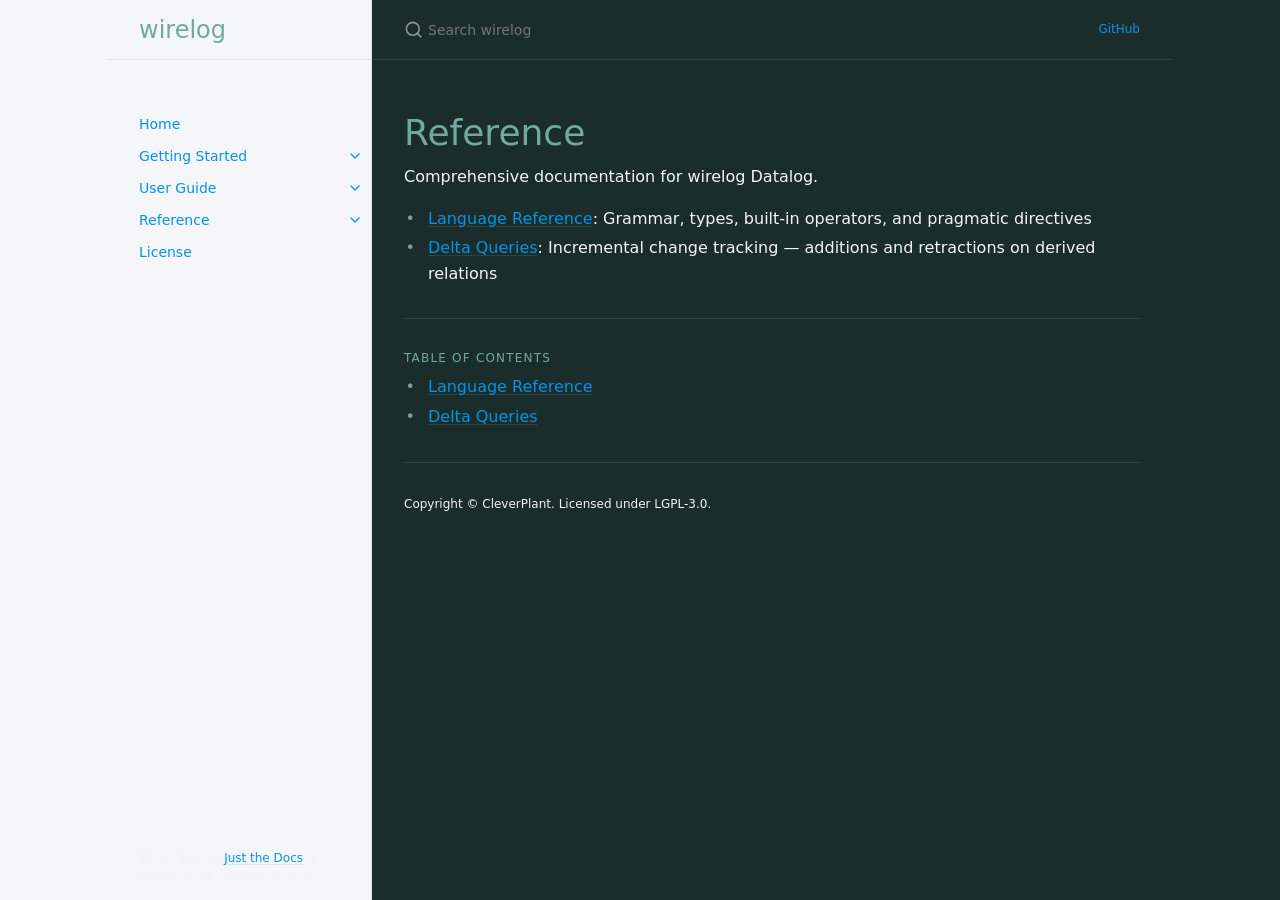
<file: wirelog/reference/index.html>
<!DOCTYPE html> <html lang="en-US"> <head> <meta charset="UTF-8"> <meta http-equiv="X-UA-Compatible" content="IE=Edge"> <link rel="stylesheet" href="/wirelog/assets/css/just-the-docs-default.css"> <link rel="stylesheet" href="/wirelog/assets/css/just-the-docs-head-nav.css" id="jtd-head-nav-stylesheet"> <style id="jtd-nav-activation"> .site-nav > ul.nav-list:first-child > li:not(:nth-child(4)) > a, .site-nav > ul.nav-list:first-child > li > ul > li a { background-image: none; } .site-nav > ul.nav-list:not(:first-child) a, .site-nav li.external a { background-image: none; } .site-nav > ul.nav-list:first-child > li:nth-child(4) > a { font-weight: 600; text-decoration: none; }.site-nav > ul.nav-list:first-child > li:nth-child(4) > button svg { transform: rotate(-90deg); }.site-nav > ul.nav-list:first-child > li.nav-list-item:nth-child(4) > ul.nav-list { display: block; } </style> <script src="/wirelog/assets/js/vendor/lunr.min.js"></script> <script src="/wirelog/assets/js/just-the-docs.js"></script> <meta name="viewport" content="width=device-width, initial-scale=1"> <!-- Begin Jekyll SEO tag v2.8.0 --> <title>Reference | wirelog</title> <meta name="generator" content="Jekyll v4.4.1" /> <meta property="og:title" content="Reference" /> <meta property="og:locale" content="en_US" /> <meta name="description" content="Embedded-to-Enterprise Datalog Engine" /> <meta property="og:description" content="Embedded-to-Enterprise Datalog Engine" /> <link rel="canonical" href="https://justinjoy.github.io/wirelog/reference/" /> <meta property="og:url" content="https://justinjoy.github.io/wirelog/reference/" /> <meta property="og:site_name" content="wirelog" /> <meta property="og:type" content="website" /> <meta name="twitter:card" content="summary" /> <meta property="twitter:title" content="Reference" /> <script type="application/ld+json"> {"@context":"https://schema.org","@type":"WebPage","description":"Embedded-to-Enterprise Datalog Engine","headline":"Reference","url":"https://justinjoy.github.io/wirelog/reference/"}</script> <!-- End Jekyll SEO tag --> </head> <body> <a class="skip-to-main" href="#main-content">Skip to main content</a> <svg xmlns="http://www.w3.org/2000/svg" class="d-none"> <symbol id="svg-link" viewBox="0 0 24 24"> <title>Link</title> <svg xmlns="http://www.w3.org/2000/svg" width="24" height="24" viewBox="0 0 24 24" fill="none" stroke="currentColor" stroke-width="2" stroke-linecap="round" stroke-linejoin="round" class="feather feather-link"> <path d="M10 13a5 5 0 0 0 7.54.54l3-3a5 5 0 0 0-7.07-7.07l-1.72 1.71"></path><path d="M14 11a5 5 0 0 0-7.54-.54l-3 3a5 5 0 0 0 7.07 7.07l1.71-1.71"></path> </svg> </symbol> <symbol id="svg-menu" viewBox="0 0 24 24"> <title>Menu</title> <svg xmlns="http://www.w3.org/2000/svg" width="24" height="24" viewBox="0 0 24 24" fill="none" stroke="currentColor" stroke-width="2" stroke-linecap="round" stroke-linejoin="round" class="feather feather-menu"> <line x1="3" y1="12" x2="21" y2="12"></line><line x1="3" y1="6" x2="21" y2="6"></line><line x1="3" y1="18" x2="21" y2="18"></line> </svg> </symbol> <symbol id="svg-arrow-right" viewBox="0 0 24 24"> <title>Expand</title> <svg xmlns="http://www.w3.org/2000/svg" width="24" height="24" viewBox="0 0 24 24" fill="none" stroke="currentColor" stroke-width="2" stroke-linecap="round" stroke-linejoin="round" class="feather feather-chevron-right"> <polyline points="9 18 15 12 9 6"></polyline> </svg> </symbol> <!-- Feather. MIT License: https://github.com/feathericons/feather/blob/master/LICENSE --> <symbol id="svg-external-link" width="24" height="24" viewBox="0 0 24 24" fill="none" stroke="currentColor" stroke-width="2" stroke-linecap="round" stroke-linejoin="round" class="feather feather-external-link"> <title id="svg-external-link-title">(external link)</title> <path d="M18 13v6a2 2 0 0 1-2 2H5a2 2 0 0 1-2-2V8a2 2 0 0 1 2-2h6"></path><polyline points="15 3 21 3 21 9"></polyline><line x1="10" y1="14" x2="21" y2="3"></line> </symbol> <symbol id="svg-doc" viewBox="0 0 24 24"> <title>Document</title> <svg xmlns="http://www.w3.org/2000/svg" width="24" height="24" viewBox="0 0 24 24" fill="none" stroke="currentColor" stroke-width="2" stroke-linecap="round" stroke-linejoin="round" class="feather feather-file"> <path d="M13 2H6a2 2 0 0 0-2 2v16a2 2 0 0 0 2 2h12a2 2 0 0 0 2-2V9z"></path><polyline points="13 2 13 9 20 9"></polyline> </svg> </symbol> <symbol id="svg-search" viewBox="0 0 24 24"> <title>Search</title> <svg xmlns="http://www.w3.org/2000/svg" width="24" height="24" viewBox="0 0 24 24" fill="none" stroke="currentColor" stroke-width="2" stroke-linecap="round" stroke-linejoin="round" class="feather feather-search"> <circle cx="11" cy="11" r="8"></circle><line x1="21" y1="21" x2="16.65" y2="16.65"></line> </svg> </symbol> <!-- Bootstrap Icons. MIT License: https://github.com/twbs/icons/blob/main/LICENSE.md --> <symbol id="svg-copy" viewBox="0 0 16 16"> <title>Copy</title> <svg xmlns="http://www.w3.org/2000/svg" width="16" height="16" fill="currentColor" class="bi bi-clipboard" viewBox="0 0 16 16"> <path d="M4 1.5H3a2 2 0 0 0-2 2V14a2 2 0 0 0 2 2h10a2 2 0 0 0 2-2V3.5a2 2 0 0 0-2-2h-1v1h1a1 1 0 0 1 1 1V14a1 1 0 0 1-1 1H3a1 1 0 0 1-1-1V3.5a1 1 0 0 1 1-1h1v-1z"/> <path d="M9.5 1a.5.5 0 0 1 .5.5v1a.5.5 0 0 1-.5.5h-3a.5.5 0 0 1-.5-.5v-1a.5.5 0 0 1 .5-.5h3zm-3-1A1.5 1.5 0 0 0 5 1.5v1A1.5 1.5 0 0 0 6.5 4h3A1.5 1.5 0 0 0 11 2.5v-1A1.5 1.5 0 0 0 9.5 0h-3z"/> </svg> </symbol> <symbol id="svg-copied" viewBox="0 0 16 16"> <title>Copied</title> <svg xmlns="http://www.w3.org/2000/svg" width="16" height="16" fill="currentColor" class="bi bi-clipboard-check-fill" viewBox="0 0 16 16"> <path d="M6.5 0A1.5 1.5 0 0 0 5 1.5v1A1.5 1.5 0 0 0 6.5 4h3A1.5 1.5 0 0 0 11 2.5v-1A1.5 1.5 0 0 0 9.5 0h-3Zm3 1a.5.5 0 0 1 .5.5v1a.5.5 0 0 1-.5.5h-3a.5.5 0 0 1-.5-.5v-1a.5.5 0 0 1 .5-.5h3Z"/> <path d="M4 1.5H3a2 2 0 0 0-2 2V14a2 2 0 0 0 2 2h10a2 2 0 0 0 2-2V3.5a2 2 0 0 0-2-2h-1v1A2.5 2.5 0 0 1 9.5 5h-3A2.5 2.5 0 0 1 4 2.5v-1Zm6.854 7.354-3 3a.5.5 0 0 1-.708 0l-1.5-1.5a.5.5 0 0 1 .708-.708L7.5 10.793l2.646-2.647a.5.5 0 0 1 .708.708Z"/> </svg> </symbol> </svg> <header class="side-bar"> <div class="site-header"> <a href="/wirelog/" class="site-title lh-tight"> wirelog </a> <button id="menu-button" class="site-button btn-reset" aria-label="Menu" aria-expanded="false"> <svg viewBox="0 0 24 24" class="icon" aria-hidden="true"><use xlink:href="#svg-menu"></use></svg> </button> </div> <nav aria-label="Main" id="site-nav" class="site-nav"> <ul class="nav-list"><li class="nav-list-item"><a href="/wirelog/" class="nav-list-link">Home</a></li><li class="nav-list-item"><button class="nav-list-expander btn-reset" aria-label="Getting Started submenu" aria-expanded="false"> <svg viewBox="0 0 24 24" aria-hidden="true"><use xlink:href="#svg-arrow-right"></use></svg> </button><a href="/wirelog/getting-started/" class="nav-list-link">Getting Started</a><ul class="nav-list"><li class="nav-list-item"><a href="/wirelog/getting-started/install/" class="nav-list-link">Installation</a></li><li class="nav-list-item"><a href="/wirelog/getting-started/tutorial/" class="nav-list-link">Tutorial</a></li></ul></li><li class="nav-list-item"><button class="nav-list-expander btn-reset" aria-label="User Guide submenu" aria-expanded="false"> <svg viewBox="0 0 24 24" aria-hidden="true"><use xlink:href="#svg-arrow-right"></use></svg> </button><a href="/wirelog/user-guide/" class="nav-list-link">User Guide</a><ul class="nav-list"><li class="nav-list-item"><a href="/wirelog/user-guide/examples/" class="nav-list-link">Examples</a></li><li class="nav-list-item"><a href="/wirelog/user-guide/access-control-audit/" class="nav-list-link">Use Case: Access Control Auditing</a></li><li class="nav-list-item"><a href="/wirelog/user-guide/cli/" class="nav-list-link">CLI Usage</a></li></ul></li><li class="nav-list-item"><button class="nav-list-expander btn-reset" aria-label="Reference submenu" aria-expanded="false"> <svg viewBox="0 0 24 24" aria-hidden="true"><use xlink:href="#svg-arrow-right"></use></svg> </button><a href="/wirelog/reference/" class="nav-list-link">Reference</a><ul class="nav-list"><li class="nav-list-item"><a href="/wirelog/reference/language/" class="nav-list-link">Language Reference</a></li><li class="nav-list-item"><a href="/wirelog/reference/delta-queries/" class="nav-list-link">Delta Queries</a></li></ul></li><li class="nav-list-item"><a href="/wirelog/license/" class="nav-list-link">License</a></li></ul> </nav> <div class="d-md-block d-none site-footer"> This site uses <a href="https://github.com/just-the-docs/just-the-docs">Just the Docs</a>, a documentation theme for Jekyll. </div> </header> <div class="main" id="top"> <div id="main-header" class="main-header"> <div class="search" role="search"> <div class="search-input-wrap"> <input type="text" id="search-input" class="search-input" tabindex="0" placeholder="Search wirelog" autocomplete="off"> <label for="search-input" class="search-label"> <span class="sr-only">Search wirelog</span> <svg viewBox="0 0 24 24" class="search-icon" aria-hidden="true"><use xlink:href="#svg-search"></use></svg> </label> </div> <div id="search-results" class="search-results"></div> </div> <nav aria-label="Auxiliary" class="aux-nav"> <ul class="aux-nav-list"> <li class="aux-nav-list-item"> <a href="https://github.com/justinjoy/wirelog" class="site-button" > GitHub </a> </li> </ul> </nav> </div> <div class="main-content-wrap"> <div id="main-content" class="main-content"> <main> <h1 id="reference"> <a href="#reference" class="anchor-heading" aria-labelledby="reference"><svg viewBox="0 0 16 16" aria-hidden="true"><use xlink:href="#svg-link"></use></svg></a> Reference </h1> <p>Comprehensive documentation for wirelog Datalog.</p> <ul> <li><a href="language">Language Reference</a>: Grammar, types, built-in operators, and pragmatic directives</li> <li><a href="delta-queries">Delta Queries</a>: Incremental change tracking — additions and retractions on derived relations</li> </ul> <hr> <h2 class="text-delta">Table of contents</h2> <ul> <li> <a href="/wirelog/reference/language/">Language Reference</a> </li> <li> <a href="/wirelog/reference/delta-queries/">Delta Queries</a> </li> </ul> </main> <hr> <footer> <p class="text-small mb-0">Copyright &copy; CleverPlant. Licensed under LGPL-3.0.</p> <div class="d-md-none mt-4 fs-2"> This site uses <a href="https://github.com/just-the-docs/just-the-docs">Just the Docs</a>, a documentation theme for Jekyll. </div> </footer> </div> </div> <div class="search-overlay"></div> </div> </body> </html>
</file>
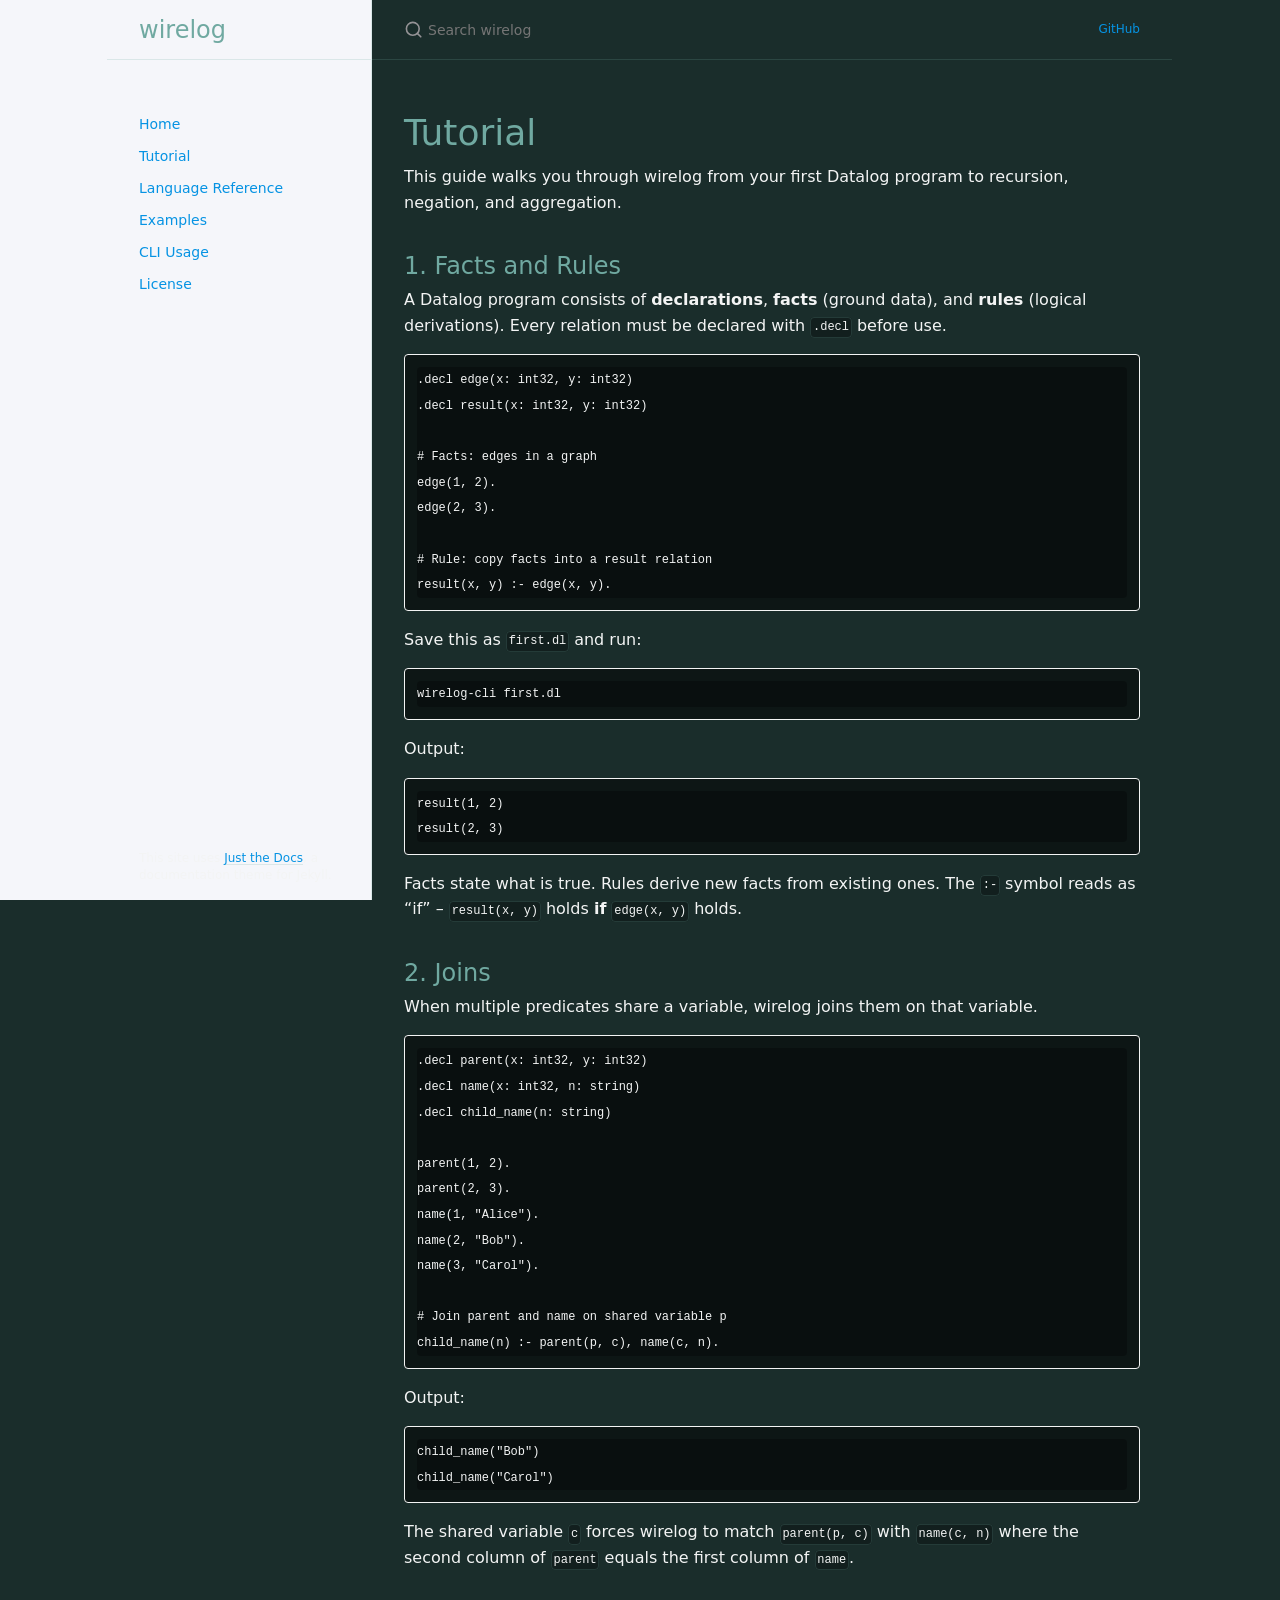
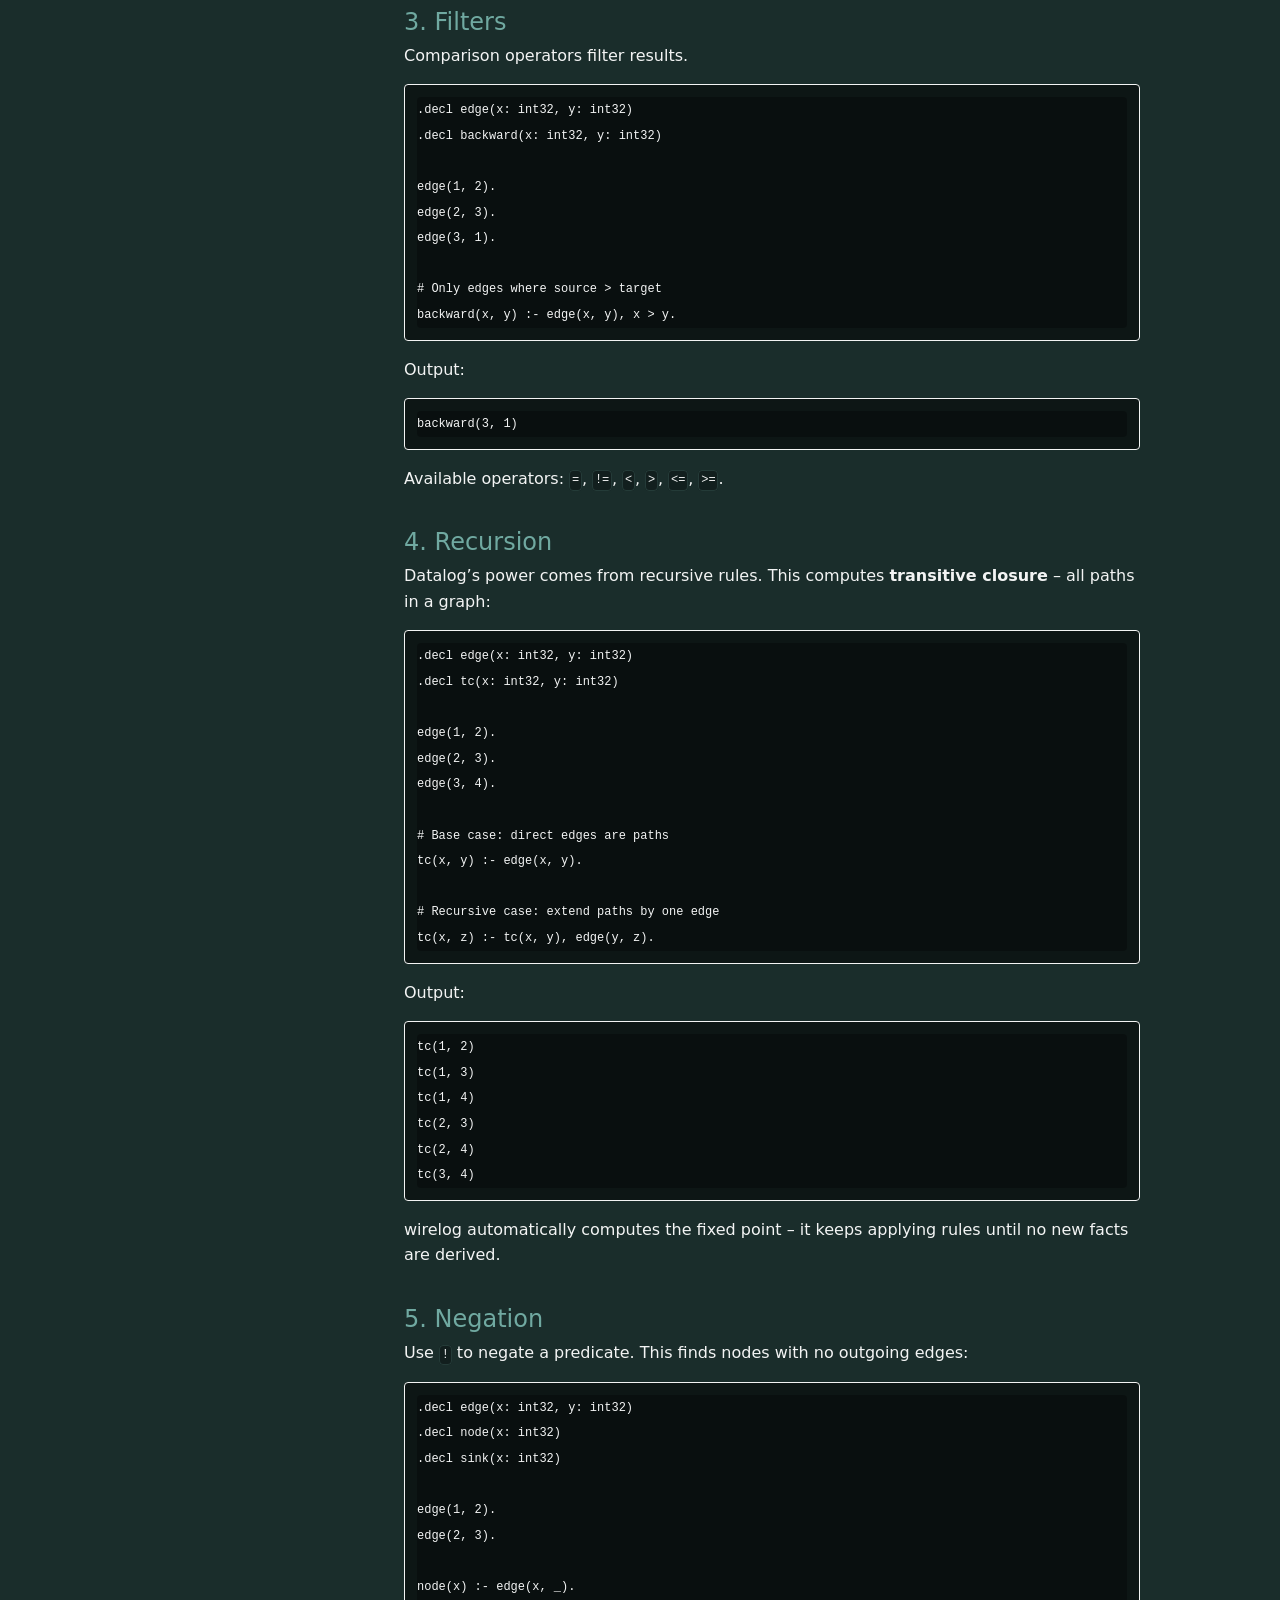
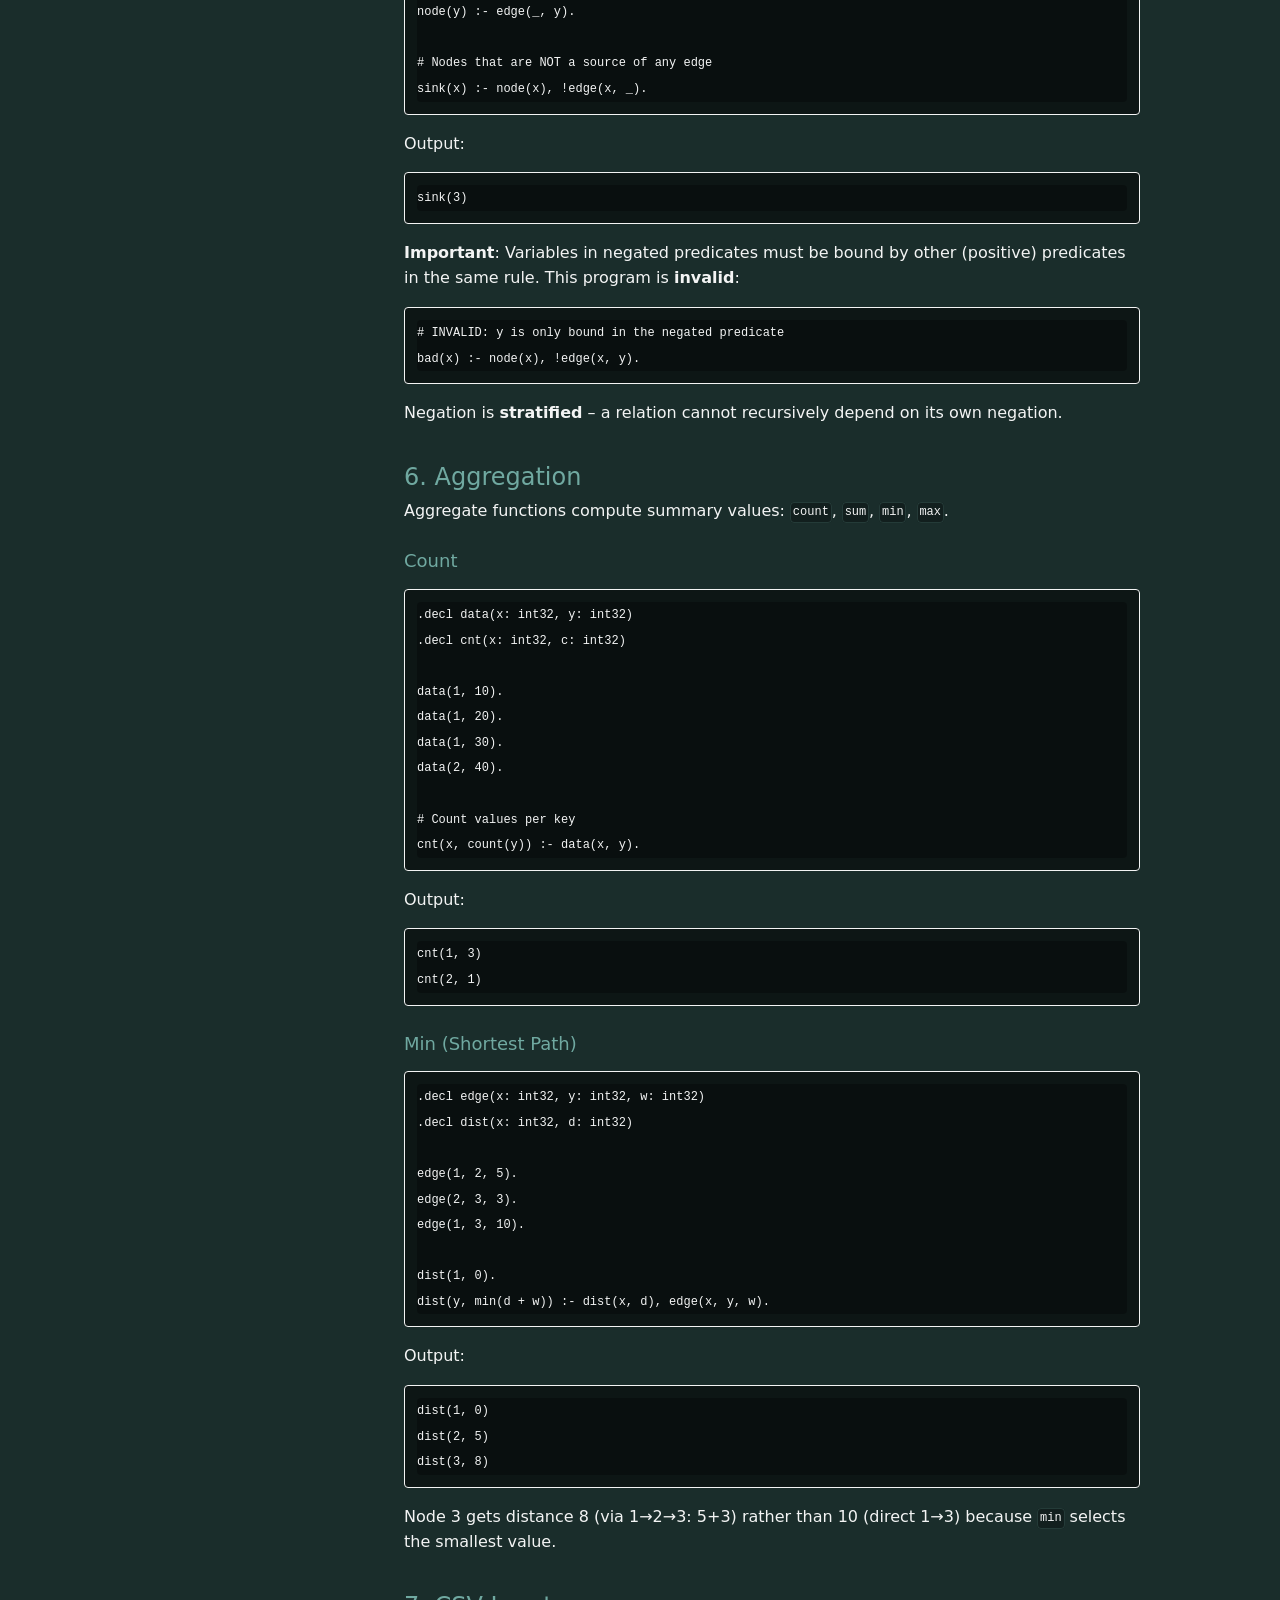
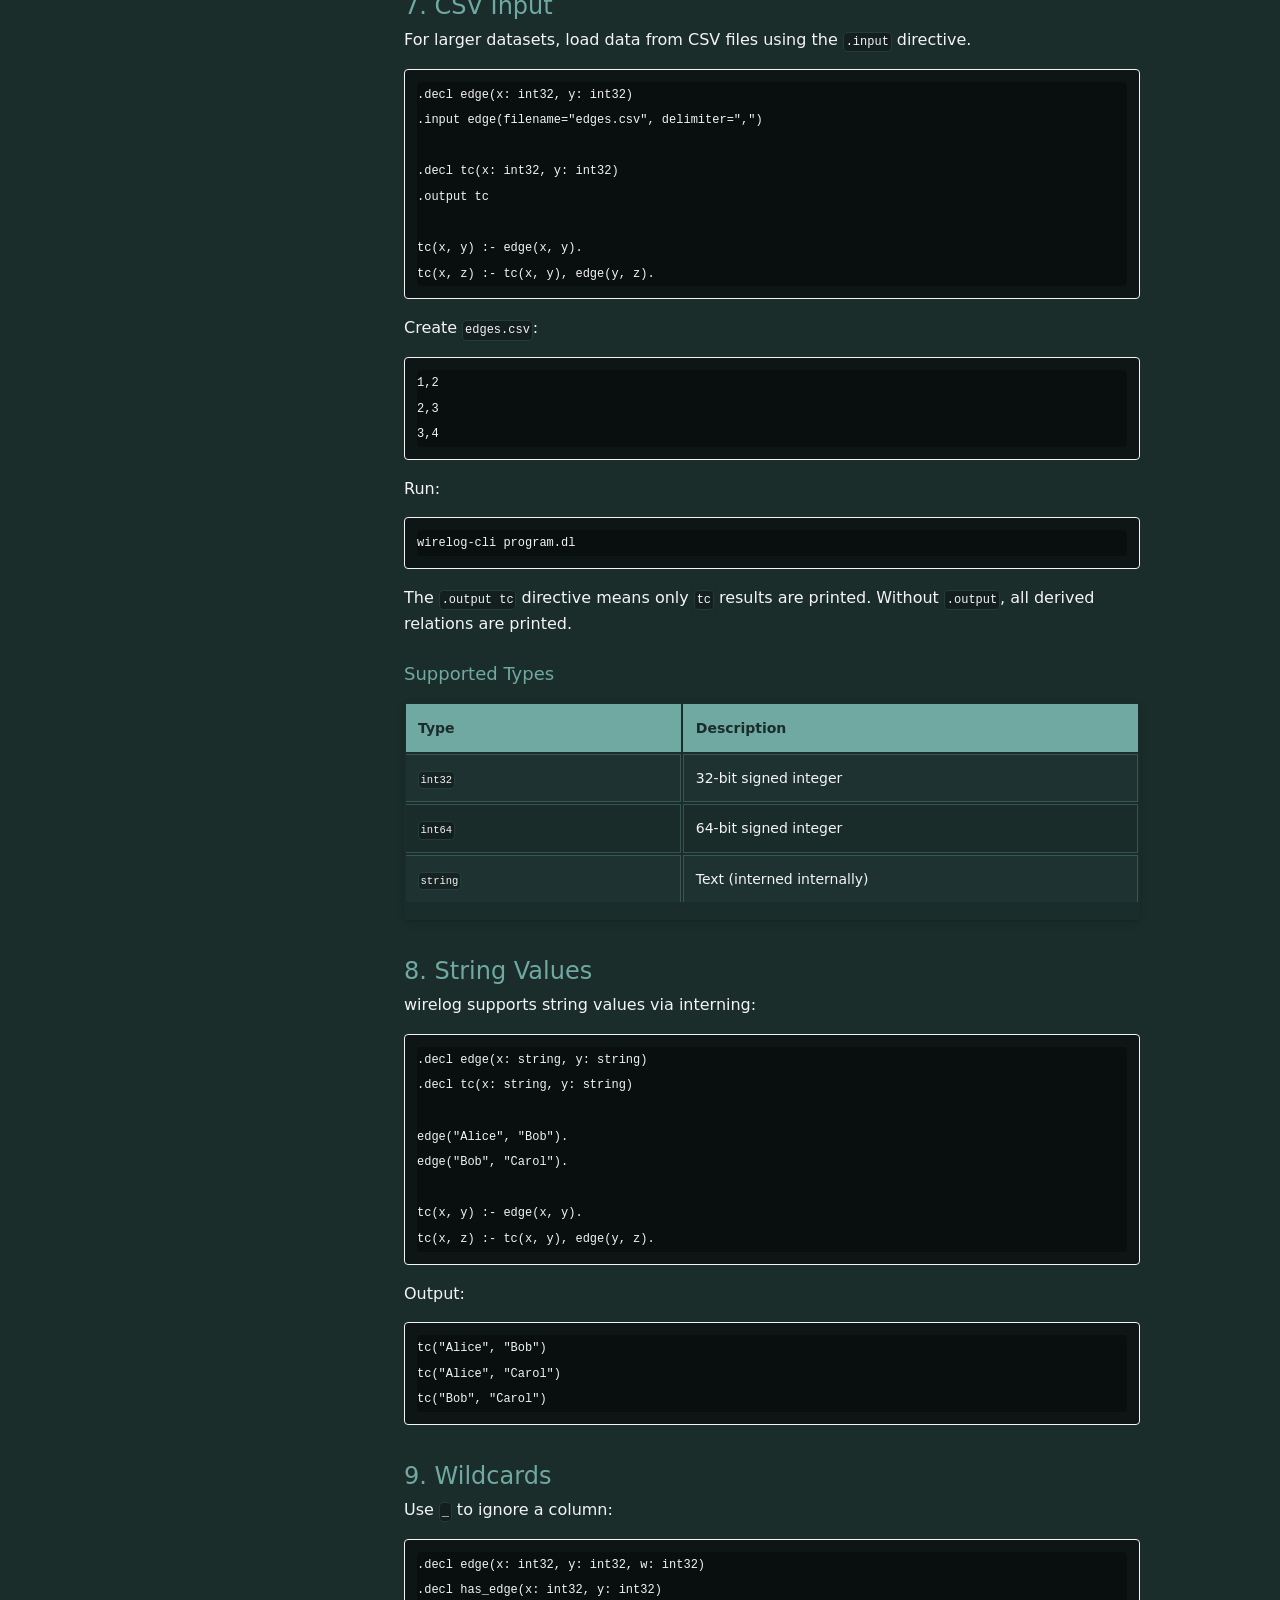
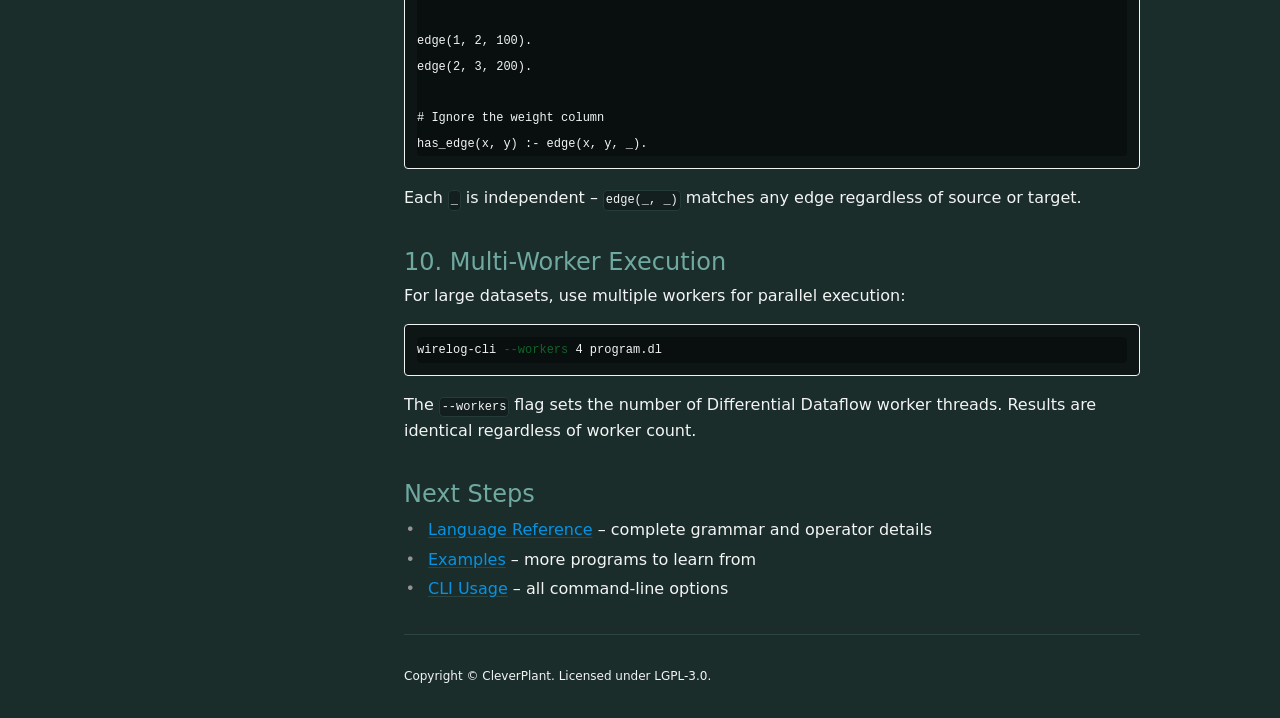
<file: wirelog/tutorial/index.html>
<!DOCTYPE html> <html lang="en-US"> <head> <meta charset="UTF-8"> <meta http-equiv="X-UA-Compatible" content="IE=Edge"> <link rel="stylesheet" href="/wirelog/assets/css/just-the-docs-default.css"> <link rel="stylesheet" href="/wirelog/assets/css/just-the-docs-head-nav.css" id="jtd-head-nav-stylesheet"> <style id="jtd-nav-activation"> .site-nav > ul.nav-list:first-child > li:not(:nth-child(2)) > a, .site-nav > ul.nav-list:first-child > li > ul > li a { background-image: none; } .site-nav > ul.nav-list:not(:first-child) a, .site-nav li.external a { background-image: none; } .site-nav > ul.nav-list:first-child > li:nth-child(2) > a { font-weight: 600; text-decoration: none; }.site-nav > ul.nav-list:first-child > li:nth-child(2) > button svg { transform: rotate(-90deg); }.site-nav > ul.nav-list:first-child > li.nav-list-item:nth-child(2) > ul.nav-list { display: block; } </style> <script src="/wirelog/assets/js/vendor/lunr.min.js"></script> <script src="/wirelog/assets/js/just-the-docs.js"></script> <meta name="viewport" content="width=device-width, initial-scale=1"> <!-- Begin Jekyll SEO tag v2.8.0 --> <title>Tutorial | wirelog</title> <meta name="generator" content="Jekyll v4.4.1" /> <meta property="og:title" content="Tutorial" /> <meta property="og:locale" content="en_US" /> <meta name="description" content="Embedded-to-Enterprise Datalog Engine" /> <meta property="og:description" content="Embedded-to-Enterprise Datalog Engine" /> <link rel="canonical" href="https://justinjoy.github.io/wirelog/tutorial/" /> <meta property="og:url" content="https://justinjoy.github.io/wirelog/tutorial/" /> <meta property="og:site_name" content="wirelog" /> <meta property="og:type" content="website" /> <meta name="twitter:card" content="summary" /> <meta property="twitter:title" content="Tutorial" /> <script type="application/ld+json"> {"@context":"https://schema.org","@type":"WebPage","description":"Embedded-to-Enterprise Datalog Engine","headline":"Tutorial","url":"https://justinjoy.github.io/wirelog/tutorial/"}</script> <!-- End Jekyll SEO tag --> </head> <body> <a class="skip-to-main" href="#main-content">Skip to main content</a> <svg xmlns="http://www.w3.org/2000/svg" class="d-none"> <symbol id="svg-link" viewBox="0 0 24 24"> <title>Link</title> <svg xmlns="http://www.w3.org/2000/svg" width="24" height="24" viewBox="0 0 24 24" fill="none" stroke="currentColor" stroke-width="2" stroke-linecap="round" stroke-linejoin="round" class="feather feather-link"> <path d="M10 13a5 5 0 0 0 7.54.54l3-3a5 5 0 0 0-7.07-7.07l-1.72 1.71"></path><path d="M14 11a5 5 0 0 0-7.54-.54l-3 3a5 5 0 0 0 7.07 7.07l1.71-1.71"></path> </svg> </symbol> <symbol id="svg-menu" viewBox="0 0 24 24"> <title>Menu</title> <svg xmlns="http://www.w3.org/2000/svg" width="24" height="24" viewBox="0 0 24 24" fill="none" stroke="currentColor" stroke-width="2" stroke-linecap="round" stroke-linejoin="round" class="feather feather-menu"> <line x1="3" y1="12" x2="21" y2="12"></line><line x1="3" y1="6" x2="21" y2="6"></line><line x1="3" y1="18" x2="21" y2="18"></line> </svg> </symbol> <symbol id="svg-arrow-right" viewBox="0 0 24 24"> <title>Expand</title> <svg xmlns="http://www.w3.org/2000/svg" width="24" height="24" viewBox="0 0 24 24" fill="none" stroke="currentColor" stroke-width="2" stroke-linecap="round" stroke-linejoin="round" class="feather feather-chevron-right"> <polyline points="9 18 15 12 9 6"></polyline> </svg> </symbol> <!-- Feather. MIT License: https://github.com/feathericons/feather/blob/master/LICENSE --> <symbol id="svg-external-link" width="24" height="24" viewBox="0 0 24 24" fill="none" stroke="currentColor" stroke-width="2" stroke-linecap="round" stroke-linejoin="round" class="feather feather-external-link"> <title id="svg-external-link-title">(external link)</title> <path d="M18 13v6a2 2 0 0 1-2 2H5a2 2 0 0 1-2-2V8a2 2 0 0 1 2-2h6"></path><polyline points="15 3 21 3 21 9"></polyline><line x1="10" y1="14" x2="21" y2="3"></line> </symbol> <symbol id="svg-doc" viewBox="0 0 24 24"> <title>Document</title> <svg xmlns="http://www.w3.org/2000/svg" width="24" height="24" viewBox="0 0 24 24" fill="none" stroke="currentColor" stroke-width="2" stroke-linecap="round" stroke-linejoin="round" class="feather feather-file"> <path d="M13 2H6a2 2 0 0 0-2 2v16a2 2 0 0 0 2 2h12a2 2 0 0 0 2-2V9z"></path><polyline points="13 2 13 9 20 9"></polyline> </svg> </symbol> <symbol id="svg-search" viewBox="0 0 24 24"> <title>Search</title> <svg xmlns="http://www.w3.org/2000/svg" width="24" height="24" viewBox="0 0 24 24" fill="none" stroke="currentColor" stroke-width="2" stroke-linecap="round" stroke-linejoin="round" class="feather feather-search"> <circle cx="11" cy="11" r="8"></circle><line x1="21" y1="21" x2="16.65" y2="16.65"></line> </svg> </symbol> <!-- Bootstrap Icons. MIT License: https://github.com/twbs/icons/blob/main/LICENSE.md --> <symbol id="svg-copy" viewBox="0 0 16 16"> <title>Copy</title> <svg xmlns="http://www.w3.org/2000/svg" width="16" height="16" fill="currentColor" class="bi bi-clipboard" viewBox="0 0 16 16"> <path d="M4 1.5H3a2 2 0 0 0-2 2V14a2 2 0 0 0 2 2h10a2 2 0 0 0 2-2V3.5a2 2 0 0 0-2-2h-1v1h1a1 1 0 0 1 1 1V14a1 1 0 0 1-1 1H3a1 1 0 0 1-1-1V3.5a1 1 0 0 1 1-1h1v-1z"/> <path d="M9.5 1a.5.5 0 0 1 .5.5v1a.5.5 0 0 1-.5.5h-3a.5.5 0 0 1-.5-.5v-1a.5.5 0 0 1 .5-.5h3zm-3-1A1.5 1.5 0 0 0 5 1.5v1A1.5 1.5 0 0 0 6.5 4h3A1.5 1.5 0 0 0 11 2.5v-1A1.5 1.5 0 0 0 9.5 0h-3z"/> </svg> </symbol> <symbol id="svg-copied" viewBox="0 0 16 16"> <title>Copied</title> <svg xmlns="http://www.w3.org/2000/svg" width="16" height="16" fill="currentColor" class="bi bi-clipboard-check-fill" viewBox="0 0 16 16"> <path d="M6.5 0A1.5 1.5 0 0 0 5 1.5v1A1.5 1.5 0 0 0 6.5 4h3A1.5 1.5 0 0 0 11 2.5v-1A1.5 1.5 0 0 0 9.5 0h-3Zm3 1a.5.5 0 0 1 .5.5v1a.5.5 0 0 1-.5.5h-3a.5.5 0 0 1-.5-.5v-1a.5.5 0 0 1 .5-.5h3Z"/> <path d="M4 1.5H3a2 2 0 0 0-2 2V14a2 2 0 0 0 2 2h10a2 2 0 0 0 2-2V3.5a2 2 0 0 0-2-2h-1v1A2.5 2.5 0 0 1 9.5 5h-3A2.5 2.5 0 0 1 4 2.5v-1Zm6.854 7.354-3 3a.5.5 0 0 1-.708 0l-1.5-1.5a.5.5 0 0 1 .708-.708L7.5 10.793l2.646-2.647a.5.5 0 0 1 .708.708Z"/> </svg> </symbol> </svg> <header class="side-bar"> <div class="site-header"> <a href="/wirelog/" class="site-title lh-tight"> wirelog </a> <button id="menu-button" class="site-button btn-reset" aria-label="Menu" aria-expanded="false"> <svg viewBox="0 0 24 24" class="icon" aria-hidden="true"><use xlink:href="#svg-menu"></use></svg> </button> </div> <nav aria-label="Main" id="site-nav" class="site-nav"> <ul class="nav-list"><li class="nav-list-item"><a href="/wirelog/" class="nav-list-link">Home</a></li><li class="nav-list-item"><a href="/wirelog/tutorial/" class="nav-list-link">Tutorial</a></li><li class="nav-list-item"><a href="/wirelog/reference/" class="nav-list-link">Language Reference</a></li><li class="nav-list-item"><a href="/wirelog/examples/" class="nav-list-link">Examples</a></li><li class="nav-list-item"><a href="/wirelog/cli/" class="nav-list-link">CLI Usage</a></li><li class="nav-list-item"><a href="/wirelog/license/" class="nav-list-link">License</a></li></ul> </nav> <div class="d-md-block d-none site-footer"> This site uses <a href="https://github.com/just-the-docs/just-the-docs">Just the Docs</a>, a documentation theme for Jekyll. </div> </header> <div class="main" id="top"> <div id="main-header" class="main-header"> <div class="search" role="search"> <div class="search-input-wrap"> <input type="text" id="search-input" class="search-input" tabindex="0" placeholder="Search wirelog" autocomplete="off"> <label for="search-input" class="search-label"> <span class="sr-only">Search wirelog</span> <svg viewBox="0 0 24 24" class="search-icon" aria-hidden="true"><use xlink:href="#svg-search"></use></svg> </label> </div> <div id="search-results" class="search-results"></div> </div> <nav aria-label="Auxiliary" class="aux-nav"> <ul class="aux-nav-list"> <li class="aux-nav-list-item"> <a href="https://github.com/justinjoy/wirelog" class="site-button" > GitHub </a> </li> </ul> </nav> </div> <div class="main-content-wrap"> <div id="main-content" class="main-content"> <main> <h1 id="tutorial"> <a href="#tutorial" class="anchor-heading" aria-labelledby="tutorial"><svg viewBox="0 0 16 16" aria-hidden="true"><use xlink:href="#svg-link"></use></svg></a> Tutorial </h1> <p>This guide walks you through wirelog from your first Datalog program to recursion, negation, and aggregation.</p> <h2 id="1-facts-and-rules"> <a href="#1-facts-and-rules" class="anchor-heading" aria-labelledby="1-facts-and-rules"><svg viewBox="0 0 16 16" aria-hidden="true"><use xlink:href="#svg-link"></use></svg></a> 1. Facts and Rules </h2> <p>A Datalog program consists of <strong>declarations</strong>, <strong>facts</strong> (ground data), and <strong>rules</strong> (logical derivations). Every relation must be declared with <code class="language-plaintext highlighter-rouge">.decl</code> before use.</p> <div class="language-plaintext highlighter-rouge"><div class="highlight"><pre class="highlight"><code>.decl edge(x: int32, y: int32)
.decl result(x: int32, y: int32)

# Facts: edges in a graph
edge(1, 2).
edge(2, 3).

# Rule: copy facts into a result relation
result(x, y) :- edge(x, y).
</code></pre></div></div> <p>Save this as <code class="language-plaintext highlighter-rouge">first.dl</code> and run:</p> <div class="language-bash highlighter-rouge"><div class="highlight"><pre class="highlight"><code>wirelog-cli first.dl
</code></pre></div></div> <p>Output:</p> <div class="language-plaintext highlighter-rouge"><div class="highlight"><pre class="highlight"><code>result(1, 2)
result(2, 3)
</code></pre></div></div> <p>Facts state what is true. Rules derive new facts from existing ones. The <code class="language-plaintext highlighter-rouge">:-</code> symbol reads as “if” – <code class="language-plaintext highlighter-rouge">result(x, y)</code> holds <strong>if</strong> <code class="language-plaintext highlighter-rouge">edge(x, y)</code> holds.</p> <h2 id="2-joins"> <a href="#2-joins" class="anchor-heading" aria-labelledby="2-joins"><svg viewBox="0 0 16 16" aria-hidden="true"><use xlink:href="#svg-link"></use></svg></a> 2. Joins </h2> <p>When multiple predicates share a variable, wirelog joins them on that variable.</p> <div class="language-plaintext highlighter-rouge"><div class="highlight"><pre class="highlight"><code>.decl parent(x: int32, y: int32)
.decl name(x: int32, n: string)
.decl child_name(n: string)

parent(1, 2).
parent(2, 3).
name(1, "Alice").
name(2, "Bob").
name(3, "Carol").

# Join parent and name on shared variable p
child_name(n) :- parent(p, c), name(c, n).
</code></pre></div></div> <p>Output:</p> <div class="language-plaintext highlighter-rouge"><div class="highlight"><pre class="highlight"><code>child_name("Bob")
child_name("Carol")
</code></pre></div></div> <p>The shared variable <code class="language-plaintext highlighter-rouge">c</code> forces wirelog to match <code class="language-plaintext highlighter-rouge">parent(p, c)</code> with <code class="language-plaintext highlighter-rouge">name(c, n)</code> where the second column of <code class="language-plaintext highlighter-rouge">parent</code> equals the first column of <code class="language-plaintext highlighter-rouge">name</code>.</p> <h2 id="3-filters"> <a href="#3-filters" class="anchor-heading" aria-labelledby="3-filters"><svg viewBox="0 0 16 16" aria-hidden="true"><use xlink:href="#svg-link"></use></svg></a> 3. Filters </h2> <p>Comparison operators filter results.</p> <div class="language-plaintext highlighter-rouge"><div class="highlight"><pre class="highlight"><code>.decl edge(x: int32, y: int32)
.decl backward(x: int32, y: int32)

edge(1, 2).
edge(2, 3).
edge(3, 1).

# Only edges where source &gt; target
backward(x, y) :- edge(x, y), x &gt; y.
</code></pre></div></div> <p>Output:</p> <div class="language-plaintext highlighter-rouge"><div class="highlight"><pre class="highlight"><code>backward(3, 1)
</code></pre></div></div> <p>Available operators: <code class="language-plaintext highlighter-rouge">=</code>, <code class="language-plaintext highlighter-rouge">!=</code>, <code class="language-plaintext highlighter-rouge">&lt;</code>, <code class="language-plaintext highlighter-rouge">&gt;</code>, <code class="language-plaintext highlighter-rouge">&lt;=</code>, <code class="language-plaintext highlighter-rouge">&gt;=</code>.</p> <h2 id="4-recursion"> <a href="#4-recursion" class="anchor-heading" aria-labelledby="4-recursion"><svg viewBox="0 0 16 16" aria-hidden="true"><use xlink:href="#svg-link"></use></svg></a> 4. Recursion </h2> <p>Datalog’s power comes from recursive rules. This computes <strong>transitive closure</strong> – all paths in a graph:</p> <div class="language-plaintext highlighter-rouge"><div class="highlight"><pre class="highlight"><code>.decl edge(x: int32, y: int32)
.decl tc(x: int32, y: int32)

edge(1, 2).
edge(2, 3).
edge(3, 4).

# Base case: direct edges are paths
tc(x, y) :- edge(x, y).

# Recursive case: extend paths by one edge
tc(x, z) :- tc(x, y), edge(y, z).
</code></pre></div></div> <p>Output:</p> <div class="language-plaintext highlighter-rouge"><div class="highlight"><pre class="highlight"><code>tc(1, 2)
tc(1, 3)
tc(1, 4)
tc(2, 3)
tc(2, 4)
tc(3, 4)
</code></pre></div></div> <p>wirelog automatically computes the fixed point – it keeps applying rules until no new facts are derived.</p> <h2 id="5-negation"> <a href="#5-negation" class="anchor-heading" aria-labelledby="5-negation"><svg viewBox="0 0 16 16" aria-hidden="true"><use xlink:href="#svg-link"></use></svg></a> 5. Negation </h2> <p>Use <code class="language-plaintext highlighter-rouge">!</code> to negate a predicate. This finds nodes with no outgoing edges:</p> <div class="language-plaintext highlighter-rouge"><div class="highlight"><pre class="highlight"><code>.decl edge(x: int32, y: int32)
.decl node(x: int32)
.decl sink(x: int32)

edge(1, 2).
edge(2, 3).

node(x) :- edge(x, _).
node(y) :- edge(_, y).

# Nodes that are NOT a source of any edge
sink(x) :- node(x), !edge(x, _).
</code></pre></div></div> <p>Output:</p> <div class="language-plaintext highlighter-rouge"><div class="highlight"><pre class="highlight"><code>sink(3)
</code></pre></div></div> <p><strong>Important</strong>: Variables in negated predicates must be bound by other (positive) predicates in the same rule. This program is <strong>invalid</strong>:</p> <div class="language-plaintext highlighter-rouge"><div class="highlight"><pre class="highlight"><code># INVALID: y is only bound in the negated predicate
bad(x) :- node(x), !edge(x, y).
</code></pre></div></div> <p>Negation is <strong>stratified</strong> – a relation cannot recursively depend on its own negation.</p> <h2 id="6-aggregation"> <a href="#6-aggregation" class="anchor-heading" aria-labelledby="6-aggregation"><svg viewBox="0 0 16 16" aria-hidden="true"><use xlink:href="#svg-link"></use></svg></a> 6. Aggregation </h2> <p>Aggregate functions compute summary values: <code class="language-plaintext highlighter-rouge">count</code>, <code class="language-plaintext highlighter-rouge">sum</code>, <code class="language-plaintext highlighter-rouge">min</code>, <code class="language-plaintext highlighter-rouge">max</code>.</p> <h3 id="count"> <a href="#count" class="anchor-heading" aria-labelledby="count"><svg viewBox="0 0 16 16" aria-hidden="true"><use xlink:href="#svg-link"></use></svg></a> Count </h3> <div class="language-plaintext highlighter-rouge"><div class="highlight"><pre class="highlight"><code>.decl data(x: int32, y: int32)
.decl cnt(x: int32, c: int32)

data(1, 10).
data(1, 20).
data(1, 30).
data(2, 40).

# Count values per key
cnt(x, count(y)) :- data(x, y).
</code></pre></div></div> <p>Output:</p> <div class="language-plaintext highlighter-rouge"><div class="highlight"><pre class="highlight"><code>cnt(1, 3)
cnt(2, 1)
</code></pre></div></div> <h3 id="min-shortest-path"> <a href="#min-shortest-path" class="anchor-heading" aria-labelledby="min-shortest-path"><svg viewBox="0 0 16 16" aria-hidden="true"><use xlink:href="#svg-link"></use></svg></a> Min (Shortest Path) </h3> <div class="language-plaintext highlighter-rouge"><div class="highlight"><pre class="highlight"><code>.decl edge(x: int32, y: int32, w: int32)
.decl dist(x: int32, d: int32)

edge(1, 2, 5).
edge(2, 3, 3).
edge(1, 3, 10).

dist(1, 0).
dist(y, min(d + w)) :- dist(x, d), edge(x, y, w).
</code></pre></div></div> <p>Output:</p> <div class="language-plaintext highlighter-rouge"><div class="highlight"><pre class="highlight"><code>dist(1, 0)
dist(2, 5)
dist(3, 8)
</code></pre></div></div> <p>Node 3 gets distance 8 (via 1→2→3: 5+3) rather than 10 (direct 1→3) because <code class="language-plaintext highlighter-rouge">min</code> selects the smallest value.</p> <h2 id="7-csv-input"> <a href="#7-csv-input" class="anchor-heading" aria-labelledby="7-csv-input"><svg viewBox="0 0 16 16" aria-hidden="true"><use xlink:href="#svg-link"></use></svg></a> 7. CSV Input </h2> <p>For larger datasets, load data from CSV files using the <code class="language-plaintext highlighter-rouge">.input</code> directive.</p> <div class="language-plaintext highlighter-rouge"><div class="highlight"><pre class="highlight"><code>.decl edge(x: int32, y: int32)
.input edge(filename="edges.csv", delimiter=",")

.decl tc(x: int32, y: int32)
.output tc

tc(x, y) :- edge(x, y).
tc(x, z) :- tc(x, y), edge(y, z).
</code></pre></div></div> <p>Create <code class="language-plaintext highlighter-rouge">edges.csv</code>:</p> <div class="language-plaintext highlighter-rouge"><div class="highlight"><pre class="highlight"><code>1,2
2,3
3,4
</code></pre></div></div> <p>Run:</p> <div class="language-bash highlighter-rouge"><div class="highlight"><pre class="highlight"><code>wirelog-cli program.dl
</code></pre></div></div> <p>The <code class="language-plaintext highlighter-rouge">.output tc</code> directive means only <code class="language-plaintext highlighter-rouge">tc</code> results are printed. Without <code class="language-plaintext highlighter-rouge">.output</code>, all derived relations are printed.</p> <h3 id="supported-types"> <a href="#supported-types" class="anchor-heading" aria-labelledby="supported-types"><svg viewBox="0 0 16 16" aria-hidden="true"><use xlink:href="#svg-link"></use></svg></a> Supported Types </h3> <div class="table-wrapper"><table> <thead> <tr> <th>Type</th> <th>Description</th> </tr> </thead> <tbody> <tr> <td><code class="language-plaintext highlighter-rouge">int32</code></td> <td>32-bit signed integer</td> </tr> <tr> <td><code class="language-plaintext highlighter-rouge">int64</code></td> <td>64-bit signed integer</td> </tr> <tr> <td><code class="language-plaintext highlighter-rouge">string</code></td> <td>Text (interned internally)</td> </tr> </tbody> </table></div> <h2 id="8-string-values"> <a href="#8-string-values" class="anchor-heading" aria-labelledby="8-string-values"><svg viewBox="0 0 16 16" aria-hidden="true"><use xlink:href="#svg-link"></use></svg></a> 8. String Values </h2> <p>wirelog supports string values via interning:</p> <div class="language-plaintext highlighter-rouge"><div class="highlight"><pre class="highlight"><code>.decl edge(x: string, y: string)
.decl tc(x: string, y: string)

edge("Alice", "Bob").
edge("Bob", "Carol").

tc(x, y) :- edge(x, y).
tc(x, z) :- tc(x, y), edge(y, z).
</code></pre></div></div> <p>Output:</p> <div class="language-plaintext highlighter-rouge"><div class="highlight"><pre class="highlight"><code>tc("Alice", "Bob")
tc("Alice", "Carol")
tc("Bob", "Carol")
</code></pre></div></div> <h2 id="9-wildcards"> <a href="#9-wildcards" class="anchor-heading" aria-labelledby="9-wildcards"><svg viewBox="0 0 16 16" aria-hidden="true"><use xlink:href="#svg-link"></use></svg></a> 9. Wildcards </h2> <p>Use <code class="language-plaintext highlighter-rouge">_</code> to ignore a column:</p> <div class="language-plaintext highlighter-rouge"><div class="highlight"><pre class="highlight"><code>.decl edge(x: int32, y: int32, w: int32)
.decl has_edge(x: int32, y: int32)

edge(1, 2, 100).
edge(2, 3, 200).

# Ignore the weight column
has_edge(x, y) :- edge(x, y, _).
</code></pre></div></div> <p>Each <code class="language-plaintext highlighter-rouge">_</code> is independent – <code class="language-plaintext highlighter-rouge">edge(_, _)</code> matches any edge regardless of source or target.</p> <h2 id="10-multi-worker-execution"> <a href="#10-multi-worker-execution" class="anchor-heading" aria-labelledby="10-multi-worker-execution"><svg viewBox="0 0 16 16" aria-hidden="true"><use xlink:href="#svg-link"></use></svg></a> 10. Multi-Worker Execution </h2> <p>For large datasets, use multiple workers for parallel execution:</p> <div class="language-bash highlighter-rouge"><div class="highlight"><pre class="highlight"><code>wirelog-cli <span class="nt">--workers</span> 4 program.dl
</code></pre></div></div> <p>The <code class="language-plaintext highlighter-rouge">--workers</code> flag sets the number of Differential Dataflow worker threads. Results are identical regardless of worker count.</p> <h2 id="next-steps"> <a href="#next-steps" class="anchor-heading" aria-labelledby="next-steps"><svg viewBox="0 0 16 16" aria-hidden="true"><use xlink:href="#svg-link"></use></svg></a> Next Steps </h2> <ul> <li><a href="reference">Language Reference</a> – complete grammar and operator details</li> <li><a href="examples">Examples</a> – more programs to learn from</li> <li><a href="cli">CLI Usage</a> – all command-line options</li> </ul> </main> <hr> <footer> <p class="text-small mb-0">Copyright &copy; CleverPlant. Licensed under LGPL-3.0.</p> <div class="d-md-none mt-4 fs-2"> This site uses <a href="https://github.com/just-the-docs/just-the-docs">Just the Docs</a>, a documentation theme for Jekyll. </div> </footer> </div> </div> <div class="search-overlay"></div> </div> </body> </html>
</file>
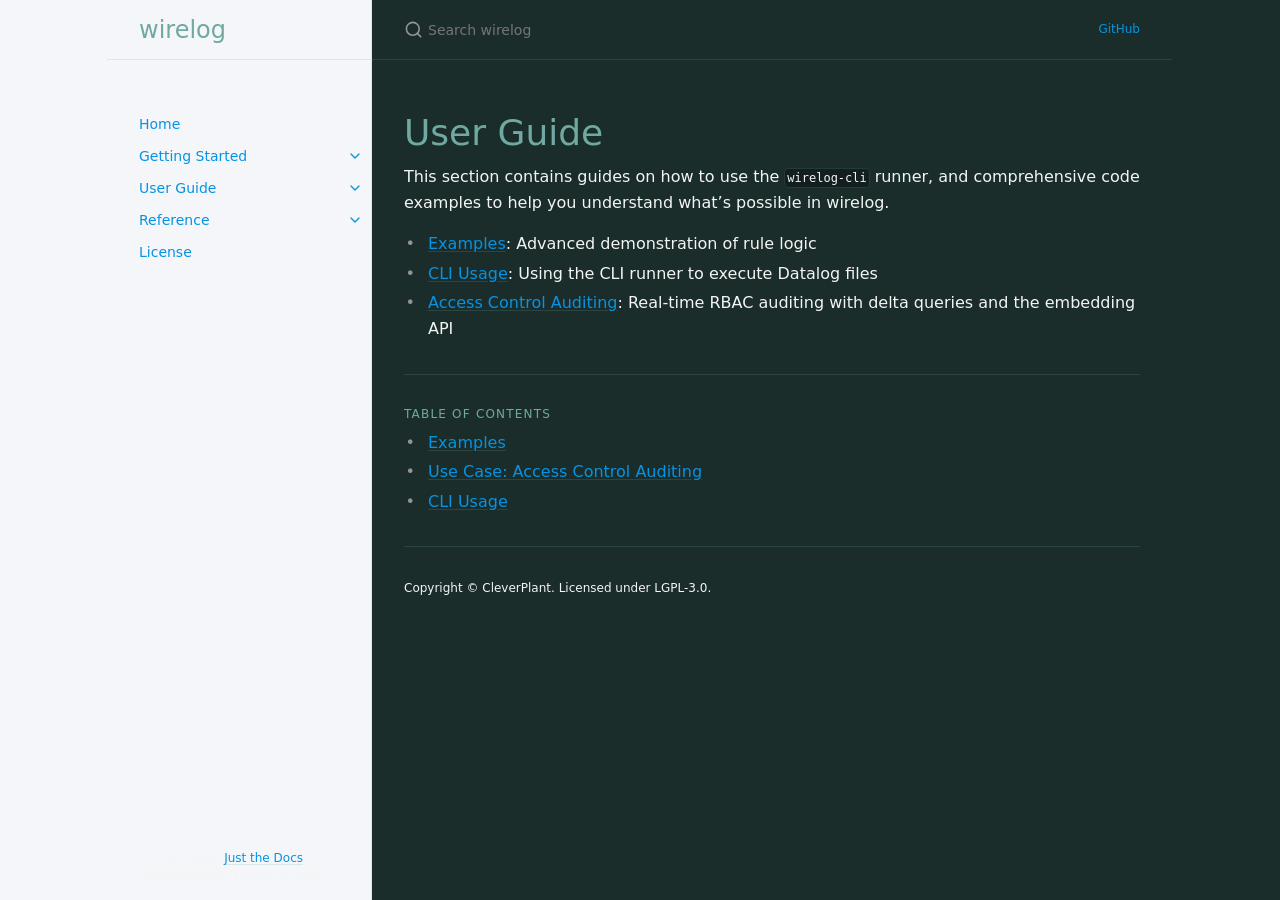
<file: wirelog/user-guide/index.html>
<!DOCTYPE html> <html lang="en-US"> <head> <meta charset="UTF-8"> <meta http-equiv="X-UA-Compatible" content="IE=Edge"> <link rel="stylesheet" href="/wirelog/assets/css/just-the-docs-default.css"> <link rel="stylesheet" href="/wirelog/assets/css/just-the-docs-head-nav.css" id="jtd-head-nav-stylesheet"> <style id="jtd-nav-activation"> .site-nav > ul.nav-list:first-child > li:not(:nth-child(3)) > a, .site-nav > ul.nav-list:first-child > li > ul > li a { background-image: none; } .site-nav > ul.nav-list:not(:first-child) a, .site-nav li.external a { background-image: none; } .site-nav > ul.nav-list:first-child > li:nth-child(3) > a { font-weight: 600; text-decoration: none; }.site-nav > ul.nav-list:first-child > li:nth-child(3) > button svg { transform: rotate(-90deg); }.site-nav > ul.nav-list:first-child > li.nav-list-item:nth-child(3) > ul.nav-list { display: block; } </style> <script src="/wirelog/assets/js/vendor/lunr.min.js"></script> <script src="/wirelog/assets/js/just-the-docs.js"></script> <meta name="viewport" content="width=device-width, initial-scale=1"> <!-- Begin Jekyll SEO tag v2.8.0 --> <title>User Guide | wirelog</title> <meta name="generator" content="Jekyll v4.4.1" /> <meta property="og:title" content="User Guide" /> <meta property="og:locale" content="en_US" /> <meta name="description" content="Embedded-to-Enterprise Datalog Engine" /> <meta property="og:description" content="Embedded-to-Enterprise Datalog Engine" /> <link rel="canonical" href="https://justinjoy.github.io/wirelog/user-guide/" /> <meta property="og:url" content="https://justinjoy.github.io/wirelog/user-guide/" /> <meta property="og:site_name" content="wirelog" /> <meta property="og:type" content="website" /> <meta name="twitter:card" content="summary" /> <meta property="twitter:title" content="User Guide" /> <script type="application/ld+json"> {"@context":"https://schema.org","@type":"WebPage","description":"Embedded-to-Enterprise Datalog Engine","headline":"User Guide","url":"https://justinjoy.github.io/wirelog/user-guide/"}</script> <!-- End Jekyll SEO tag --> </head> <body> <a class="skip-to-main" href="#main-content">Skip to main content</a> <svg xmlns="http://www.w3.org/2000/svg" class="d-none"> <symbol id="svg-link" viewBox="0 0 24 24"> <title>Link</title> <svg xmlns="http://www.w3.org/2000/svg" width="24" height="24" viewBox="0 0 24 24" fill="none" stroke="currentColor" stroke-width="2" stroke-linecap="round" stroke-linejoin="round" class="feather feather-link"> <path d="M10 13a5 5 0 0 0 7.54.54l3-3a5 5 0 0 0-7.07-7.07l-1.72 1.71"></path><path d="M14 11a5 5 0 0 0-7.54-.54l-3 3a5 5 0 0 0 7.07 7.07l1.71-1.71"></path> </svg> </symbol> <symbol id="svg-menu" viewBox="0 0 24 24"> <title>Menu</title> <svg xmlns="http://www.w3.org/2000/svg" width="24" height="24" viewBox="0 0 24 24" fill="none" stroke="currentColor" stroke-width="2" stroke-linecap="round" stroke-linejoin="round" class="feather feather-menu"> <line x1="3" y1="12" x2="21" y2="12"></line><line x1="3" y1="6" x2="21" y2="6"></line><line x1="3" y1="18" x2="21" y2="18"></line> </svg> </symbol> <symbol id="svg-arrow-right" viewBox="0 0 24 24"> <title>Expand</title> <svg xmlns="http://www.w3.org/2000/svg" width="24" height="24" viewBox="0 0 24 24" fill="none" stroke="currentColor" stroke-width="2" stroke-linecap="round" stroke-linejoin="round" class="feather feather-chevron-right"> <polyline points="9 18 15 12 9 6"></polyline> </svg> </symbol> <!-- Feather. MIT License: https://github.com/feathericons/feather/blob/master/LICENSE --> <symbol id="svg-external-link" width="24" height="24" viewBox="0 0 24 24" fill="none" stroke="currentColor" stroke-width="2" stroke-linecap="round" stroke-linejoin="round" class="feather feather-external-link"> <title id="svg-external-link-title">(external link)</title> <path d="M18 13v6a2 2 0 0 1-2 2H5a2 2 0 0 1-2-2V8a2 2 0 0 1 2-2h6"></path><polyline points="15 3 21 3 21 9"></polyline><line x1="10" y1="14" x2="21" y2="3"></line> </symbol> <symbol id="svg-doc" viewBox="0 0 24 24"> <title>Document</title> <svg xmlns="http://www.w3.org/2000/svg" width="24" height="24" viewBox="0 0 24 24" fill="none" stroke="currentColor" stroke-width="2" stroke-linecap="round" stroke-linejoin="round" class="feather feather-file"> <path d="M13 2H6a2 2 0 0 0-2 2v16a2 2 0 0 0 2 2h12a2 2 0 0 0 2-2V9z"></path><polyline points="13 2 13 9 20 9"></polyline> </svg> </symbol> <symbol id="svg-search" viewBox="0 0 24 24"> <title>Search</title> <svg xmlns="http://www.w3.org/2000/svg" width="24" height="24" viewBox="0 0 24 24" fill="none" stroke="currentColor" stroke-width="2" stroke-linecap="round" stroke-linejoin="round" class="feather feather-search"> <circle cx="11" cy="11" r="8"></circle><line x1="21" y1="21" x2="16.65" y2="16.65"></line> </svg> </symbol> <!-- Bootstrap Icons. MIT License: https://github.com/twbs/icons/blob/main/LICENSE.md --> <symbol id="svg-copy" viewBox="0 0 16 16"> <title>Copy</title> <svg xmlns="http://www.w3.org/2000/svg" width="16" height="16" fill="currentColor" class="bi bi-clipboard" viewBox="0 0 16 16"> <path d="M4 1.5H3a2 2 0 0 0-2 2V14a2 2 0 0 0 2 2h10a2 2 0 0 0 2-2V3.5a2 2 0 0 0-2-2h-1v1h1a1 1 0 0 1 1 1V14a1 1 0 0 1-1 1H3a1 1 0 0 1-1-1V3.5a1 1 0 0 1 1-1h1v-1z"/> <path d="M9.5 1a.5.5 0 0 1 .5.5v1a.5.5 0 0 1-.5.5h-3a.5.5 0 0 1-.5-.5v-1a.5.5 0 0 1 .5-.5h3zm-3-1A1.5 1.5 0 0 0 5 1.5v1A1.5 1.5 0 0 0 6.5 4h3A1.5 1.5 0 0 0 11 2.5v-1A1.5 1.5 0 0 0 9.5 0h-3z"/> </svg> </symbol> <symbol id="svg-copied" viewBox="0 0 16 16"> <title>Copied</title> <svg xmlns="http://www.w3.org/2000/svg" width="16" height="16" fill="currentColor" class="bi bi-clipboard-check-fill" viewBox="0 0 16 16"> <path d="M6.5 0A1.5 1.5 0 0 0 5 1.5v1A1.5 1.5 0 0 0 6.5 4h3A1.5 1.5 0 0 0 11 2.5v-1A1.5 1.5 0 0 0 9.5 0h-3Zm3 1a.5.5 0 0 1 .5.5v1a.5.5 0 0 1-.5.5h-3a.5.5 0 0 1-.5-.5v-1a.5.5 0 0 1 .5-.5h3Z"/> <path d="M4 1.5H3a2 2 0 0 0-2 2V14a2 2 0 0 0 2 2h10a2 2 0 0 0 2-2V3.5a2 2 0 0 0-2-2h-1v1A2.5 2.5 0 0 1 9.5 5h-3A2.5 2.5 0 0 1 4 2.5v-1Zm6.854 7.354-3 3a.5.5 0 0 1-.708 0l-1.5-1.5a.5.5 0 0 1 .708-.708L7.5 10.793l2.646-2.647a.5.5 0 0 1 .708.708Z"/> </svg> </symbol> </svg> <header class="side-bar"> <div class="site-header"> <a href="/wirelog/" class="site-title lh-tight"> wirelog </a> <button id="menu-button" class="site-button btn-reset" aria-label="Menu" aria-expanded="false"> <svg viewBox="0 0 24 24" class="icon" aria-hidden="true"><use xlink:href="#svg-menu"></use></svg> </button> </div> <nav aria-label="Main" id="site-nav" class="site-nav"> <ul class="nav-list"><li class="nav-list-item"><a href="/wirelog/" class="nav-list-link">Home</a></li><li class="nav-list-item"><button class="nav-list-expander btn-reset" aria-label="Getting Started submenu" aria-expanded="false"> <svg viewBox="0 0 24 24" aria-hidden="true"><use xlink:href="#svg-arrow-right"></use></svg> </button><a href="/wirelog/getting-started/" class="nav-list-link">Getting Started</a><ul class="nav-list"><li class="nav-list-item"><a href="/wirelog/getting-started/install/" class="nav-list-link">Installation</a></li><li class="nav-list-item"><a href="/wirelog/getting-started/tutorial/" class="nav-list-link">Tutorial</a></li></ul></li><li class="nav-list-item"><button class="nav-list-expander btn-reset" aria-label="User Guide submenu" aria-expanded="false"> <svg viewBox="0 0 24 24" aria-hidden="true"><use xlink:href="#svg-arrow-right"></use></svg> </button><a href="/wirelog/user-guide/" class="nav-list-link">User Guide</a><ul class="nav-list"><li class="nav-list-item"><a href="/wirelog/user-guide/examples/" class="nav-list-link">Examples</a></li><li class="nav-list-item"><a href="/wirelog/user-guide/access-control-audit/" class="nav-list-link">Use Case: Access Control Auditing</a></li><li class="nav-list-item"><a href="/wirelog/user-guide/cli/" class="nav-list-link">CLI Usage</a></li></ul></li><li class="nav-list-item"><button class="nav-list-expander btn-reset" aria-label="Reference submenu" aria-expanded="false"> <svg viewBox="0 0 24 24" aria-hidden="true"><use xlink:href="#svg-arrow-right"></use></svg> </button><a href="/wirelog/reference/" class="nav-list-link">Reference</a><ul class="nav-list"><li class="nav-list-item"><a href="/wirelog/reference/language/" class="nav-list-link">Language Reference</a></li><li class="nav-list-item"><a href="/wirelog/reference/delta-queries/" class="nav-list-link">Delta Queries</a></li></ul></li><li class="nav-list-item"><a href="/wirelog/license/" class="nav-list-link">License</a></li></ul> </nav> <div class="d-md-block d-none site-footer"> This site uses <a href="https://github.com/just-the-docs/just-the-docs">Just the Docs</a>, a documentation theme for Jekyll. </div> </header> <div class="main" id="top"> <div id="main-header" class="main-header"> <div class="search" role="search"> <div class="search-input-wrap"> <input type="text" id="search-input" class="search-input" tabindex="0" placeholder="Search wirelog" autocomplete="off"> <label for="search-input" class="search-label"> <span class="sr-only">Search wirelog</span> <svg viewBox="0 0 24 24" class="search-icon" aria-hidden="true"><use xlink:href="#svg-search"></use></svg> </label> </div> <div id="search-results" class="search-results"></div> </div> <nav aria-label="Auxiliary" class="aux-nav"> <ul class="aux-nav-list"> <li class="aux-nav-list-item"> <a href="https://github.com/justinjoy/wirelog" class="site-button" > GitHub </a> </li> </ul> </nav> </div> <div class="main-content-wrap"> <div id="main-content" class="main-content"> <main> <h1 id="user-guide"> <a href="#user-guide" class="anchor-heading" aria-labelledby="user-guide"><svg viewBox="0 0 16 16" aria-hidden="true"><use xlink:href="#svg-link"></use></svg></a> User Guide </h1> <p>This section contains guides on how to use the <code class="language-plaintext highlighter-rouge">wirelog-cli</code> runner, and comprehensive code examples to help you understand what’s possible in wirelog.</p> <ul> <li><a href="examples">Examples</a>: Advanced demonstration of rule logic</li> <li><a href="cli">CLI Usage</a>: Using the CLI runner to execute Datalog files</li> <li><a href="access-control-audit">Access Control Auditing</a>: Real-time RBAC auditing with delta queries and the embedding API</li> </ul> <hr> <h2 class="text-delta">Table of contents</h2> <ul> <li> <a href="/wirelog/user-guide/examples/">Examples</a> </li> <li> <a href="/wirelog/user-guide/access-control-audit/">Use Case: Access Control Auditing</a> </li> <li> <a href="/wirelog/user-guide/cli/">CLI Usage</a> </li> </ul> </main> <hr> <footer> <p class="text-small mb-0">Copyright &copy; CleverPlant. Licensed under LGPL-3.0.</p> <div class="d-md-none mt-4 fs-2"> This site uses <a href="https://github.com/just-the-docs/just-the-docs">Just the Docs</a>, a documentation theme for Jekyll. </div> </footer> </div> </div> <div class="search-overlay"></div> </div> </body> </html>
</file>
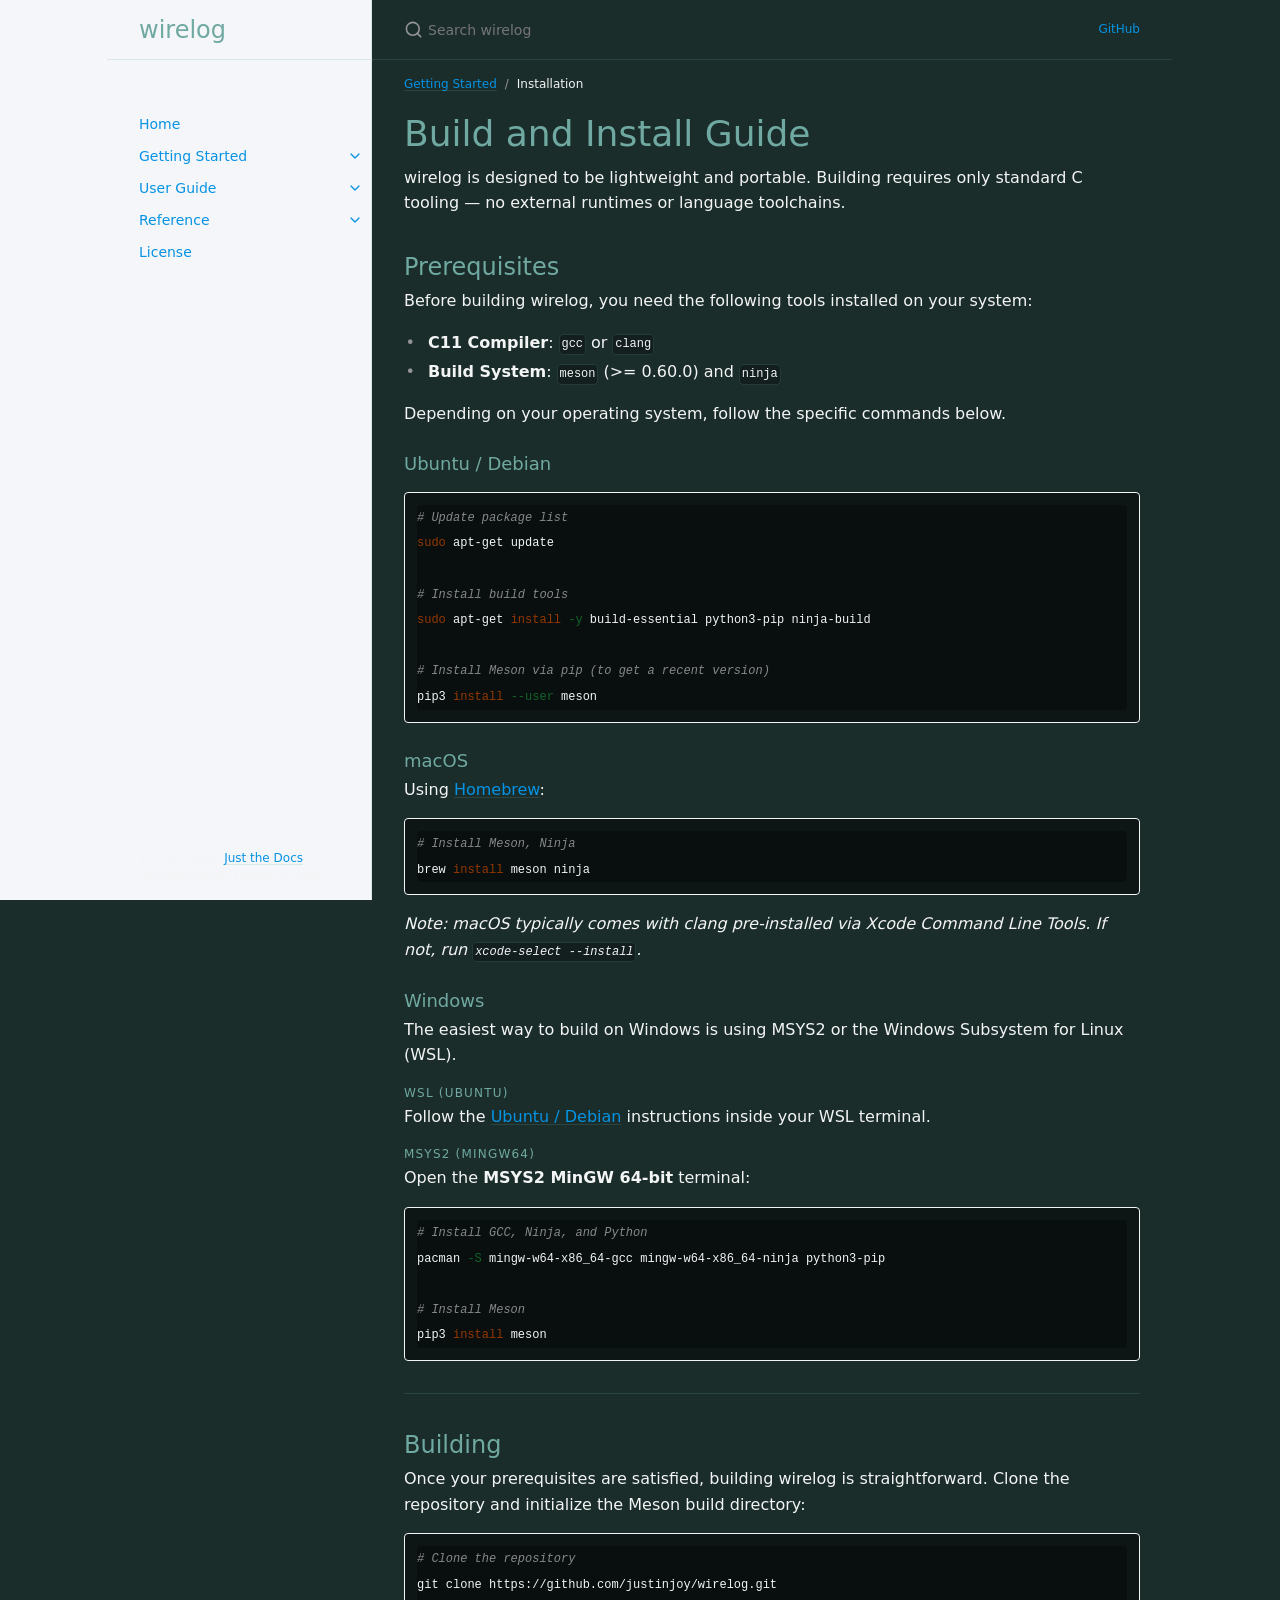
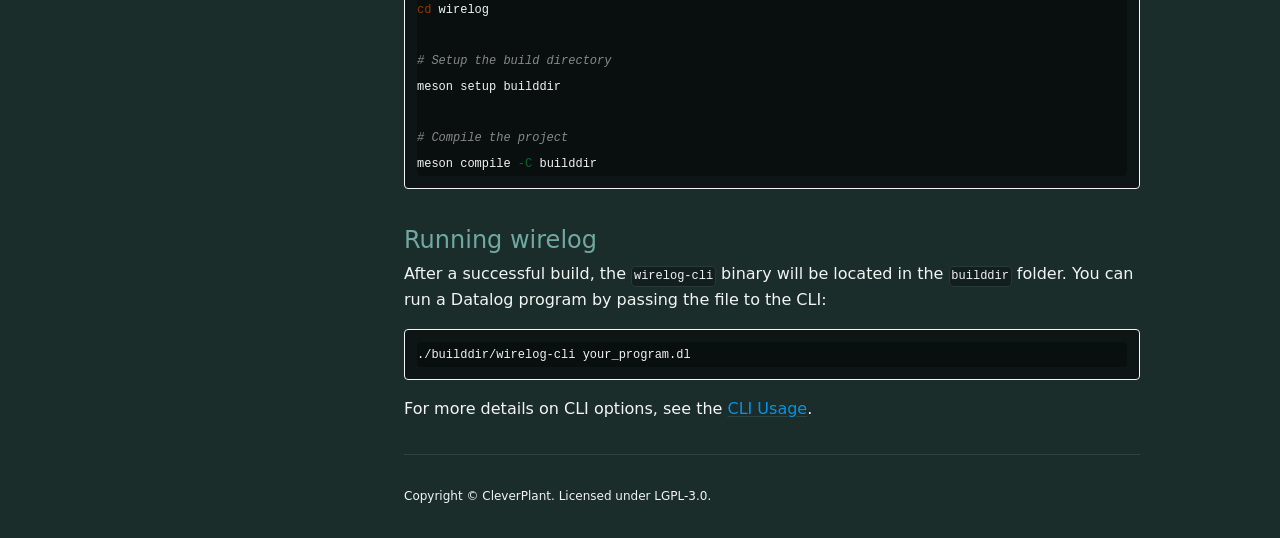
<file: wirelog/getting-started/install/index.html>
<!DOCTYPE html> <html lang="en-US"> <head> <meta charset="UTF-8"> <meta http-equiv="X-UA-Compatible" content="IE=Edge"> <link rel="stylesheet" href="/wirelog/assets/css/just-the-docs-default.css"> <link rel="stylesheet" href="/wirelog/assets/css/just-the-docs-head-nav.css" id="jtd-head-nav-stylesheet"> <style id="jtd-nav-activation"> .site-nav > ul.nav-list:first-child > li > a, .site-nav > ul.nav-list:first-child > li > ul > li:not(:nth-child(1)) > a, .site-nav > ul.nav-list:first-child > li > ul > li > ul > li a { background-image: none; } .site-nav > ul.nav-list:not(:first-child) a, .site-nav li.external a { background-image: none; } .site-nav > ul.nav-list:first-child > li:nth-child(2) > ul > li:nth-child(1) > a { font-weight: 600; text-decoration: none; }.site-nav > ul.nav-list:first-child > li:nth-child(2) > button svg, .site-nav > ul.nav-list:first-child > li:nth-child(2) > ul > li:nth-child(1) > button svg { transform: rotate(-90deg); }.site-nav > ul.nav-list:first-child > li.nav-list-item:nth-child(2) > ul.nav-list, .site-nav > ul.nav-list:first-child > li.nav-list-item:nth-child(2) > ul.nav-list > li.nav-list-item:nth-child(1) > ul.nav-list { display: block; } </style> <script src="/wirelog/assets/js/vendor/lunr.min.js"></script> <script src="/wirelog/assets/js/just-the-docs.js"></script> <meta name="viewport" content="width=device-width, initial-scale=1"> <!-- Begin Jekyll SEO tag v2.8.0 --> <title>Installation | wirelog</title> <meta name="generator" content="Jekyll v4.4.1" /> <meta property="og:title" content="Installation" /> <meta property="og:locale" content="en_US" /> <meta name="description" content="Embedded-to-Enterprise Datalog Engine" /> <meta property="og:description" content="Embedded-to-Enterprise Datalog Engine" /> <link rel="canonical" href="https://justinjoy.github.io/wirelog/getting-started/install/" /> <meta property="og:url" content="https://justinjoy.github.io/wirelog/getting-started/install/" /> <meta property="og:site_name" content="wirelog" /> <meta property="og:type" content="website" /> <meta name="twitter:card" content="summary" /> <meta property="twitter:title" content="Installation" /> <script type="application/ld+json"> {"@context":"https://schema.org","@type":"WebPage","description":"Embedded-to-Enterprise Datalog Engine","headline":"Installation","url":"https://justinjoy.github.io/wirelog/getting-started/install/"}</script> <!-- End Jekyll SEO tag --> </head> <body> <a class="skip-to-main" href="#main-content">Skip to main content</a> <svg xmlns="http://www.w3.org/2000/svg" class="d-none"> <symbol id="svg-link" viewBox="0 0 24 24"> <title>Link</title> <svg xmlns="http://www.w3.org/2000/svg" width="24" height="24" viewBox="0 0 24 24" fill="none" stroke="currentColor" stroke-width="2" stroke-linecap="round" stroke-linejoin="round" class="feather feather-link"> <path d="M10 13a5 5 0 0 0 7.54.54l3-3a5 5 0 0 0-7.07-7.07l-1.72 1.71"></path><path d="M14 11a5 5 0 0 0-7.54-.54l-3 3a5 5 0 0 0 7.07 7.07l1.71-1.71"></path> </svg> </symbol> <symbol id="svg-menu" viewBox="0 0 24 24"> <title>Menu</title> <svg xmlns="http://www.w3.org/2000/svg" width="24" height="24" viewBox="0 0 24 24" fill="none" stroke="currentColor" stroke-width="2" stroke-linecap="round" stroke-linejoin="round" class="feather feather-menu"> <line x1="3" y1="12" x2="21" y2="12"></line><line x1="3" y1="6" x2="21" y2="6"></line><line x1="3" y1="18" x2="21" y2="18"></line> </svg> </symbol> <symbol id="svg-arrow-right" viewBox="0 0 24 24"> <title>Expand</title> <svg xmlns="http://www.w3.org/2000/svg" width="24" height="24" viewBox="0 0 24 24" fill="none" stroke="currentColor" stroke-width="2" stroke-linecap="round" stroke-linejoin="round" class="feather feather-chevron-right"> <polyline points="9 18 15 12 9 6"></polyline> </svg> </symbol> <!-- Feather. MIT License: https://github.com/feathericons/feather/blob/master/LICENSE --> <symbol id="svg-external-link" width="24" height="24" viewBox="0 0 24 24" fill="none" stroke="currentColor" stroke-width="2" stroke-linecap="round" stroke-linejoin="round" class="feather feather-external-link"> <title id="svg-external-link-title">(external link)</title> <path d="M18 13v6a2 2 0 0 1-2 2H5a2 2 0 0 1-2-2V8a2 2 0 0 1 2-2h6"></path><polyline points="15 3 21 3 21 9"></polyline><line x1="10" y1="14" x2="21" y2="3"></line> </symbol> <symbol id="svg-doc" viewBox="0 0 24 24"> <title>Document</title> <svg xmlns="http://www.w3.org/2000/svg" width="24" height="24" viewBox="0 0 24 24" fill="none" stroke="currentColor" stroke-width="2" stroke-linecap="round" stroke-linejoin="round" class="feather feather-file"> <path d="M13 2H6a2 2 0 0 0-2 2v16a2 2 0 0 0 2 2h12a2 2 0 0 0 2-2V9z"></path><polyline points="13 2 13 9 20 9"></polyline> </svg> </symbol> <symbol id="svg-search" viewBox="0 0 24 24"> <title>Search</title> <svg xmlns="http://www.w3.org/2000/svg" width="24" height="24" viewBox="0 0 24 24" fill="none" stroke="currentColor" stroke-width="2" stroke-linecap="round" stroke-linejoin="round" class="feather feather-search"> <circle cx="11" cy="11" r="8"></circle><line x1="21" y1="21" x2="16.65" y2="16.65"></line> </svg> </symbol> <!-- Bootstrap Icons. MIT License: https://github.com/twbs/icons/blob/main/LICENSE.md --> <symbol id="svg-copy" viewBox="0 0 16 16"> <title>Copy</title> <svg xmlns="http://www.w3.org/2000/svg" width="16" height="16" fill="currentColor" class="bi bi-clipboard" viewBox="0 0 16 16"> <path d="M4 1.5H3a2 2 0 0 0-2 2V14a2 2 0 0 0 2 2h10a2 2 0 0 0 2-2V3.5a2 2 0 0 0-2-2h-1v1h1a1 1 0 0 1 1 1V14a1 1 0 0 1-1 1H3a1 1 0 0 1-1-1V3.5a1 1 0 0 1 1-1h1v-1z"/> <path d="M9.5 1a.5.5 0 0 1 .5.5v1a.5.5 0 0 1-.5.5h-3a.5.5 0 0 1-.5-.5v-1a.5.5 0 0 1 .5-.5h3zm-3-1A1.5 1.5 0 0 0 5 1.5v1A1.5 1.5 0 0 0 6.5 4h3A1.5 1.5 0 0 0 11 2.5v-1A1.5 1.5 0 0 0 9.5 0h-3z"/> </svg> </symbol> <symbol id="svg-copied" viewBox="0 0 16 16"> <title>Copied</title> <svg xmlns="http://www.w3.org/2000/svg" width="16" height="16" fill="currentColor" class="bi bi-clipboard-check-fill" viewBox="0 0 16 16"> <path d="M6.5 0A1.5 1.5 0 0 0 5 1.5v1A1.5 1.5 0 0 0 6.5 4h3A1.5 1.5 0 0 0 11 2.5v-1A1.5 1.5 0 0 0 9.5 0h-3Zm3 1a.5.5 0 0 1 .5.5v1a.5.5 0 0 1-.5.5h-3a.5.5 0 0 1-.5-.5v-1a.5.5 0 0 1 .5-.5h3Z"/> <path d="M4 1.5H3a2 2 0 0 0-2 2V14a2 2 0 0 0 2 2h10a2 2 0 0 0 2-2V3.5a2 2 0 0 0-2-2h-1v1A2.5 2.5 0 0 1 9.5 5h-3A2.5 2.5 0 0 1 4 2.5v-1Zm6.854 7.354-3 3a.5.5 0 0 1-.708 0l-1.5-1.5a.5.5 0 0 1 .708-.708L7.5 10.793l2.646-2.647a.5.5 0 0 1 .708.708Z"/> </svg> </symbol> </svg> <header class="side-bar"> <div class="site-header"> <a href="/wirelog/" class="site-title lh-tight"> wirelog </a> <button id="menu-button" class="site-button btn-reset" aria-label="Menu" aria-expanded="false"> <svg viewBox="0 0 24 24" class="icon" aria-hidden="true"><use xlink:href="#svg-menu"></use></svg> </button> </div> <nav aria-label="Main" id="site-nav" class="site-nav"> <ul class="nav-list"><li class="nav-list-item"><a href="/wirelog/" class="nav-list-link">Home</a></li><li class="nav-list-item"><button class="nav-list-expander btn-reset" aria-label="Getting Started submenu" aria-expanded="false"> <svg viewBox="0 0 24 24" aria-hidden="true"><use xlink:href="#svg-arrow-right"></use></svg> </button><a href="/wirelog/getting-started/" class="nav-list-link">Getting Started</a><ul class="nav-list"><li class="nav-list-item"><a href="/wirelog/getting-started/install/" class="nav-list-link">Installation</a></li><li class="nav-list-item"><a href="/wirelog/getting-started/tutorial/" class="nav-list-link">Tutorial</a></li></ul></li><li class="nav-list-item"><button class="nav-list-expander btn-reset" aria-label="User Guide submenu" aria-expanded="false"> <svg viewBox="0 0 24 24" aria-hidden="true"><use xlink:href="#svg-arrow-right"></use></svg> </button><a href="/wirelog/user-guide/" class="nav-list-link">User Guide</a><ul class="nav-list"><li class="nav-list-item"><a href="/wirelog/user-guide/examples/" class="nav-list-link">Examples</a></li><li class="nav-list-item"><a href="/wirelog/user-guide/access-control-audit/" class="nav-list-link">Use Case: Access Control Auditing</a></li><li class="nav-list-item"><a href="/wirelog/user-guide/cli/" class="nav-list-link">CLI Usage</a></li></ul></li><li class="nav-list-item"><button class="nav-list-expander btn-reset" aria-label="Reference submenu" aria-expanded="false"> <svg viewBox="0 0 24 24" aria-hidden="true"><use xlink:href="#svg-arrow-right"></use></svg> </button><a href="/wirelog/reference/" class="nav-list-link">Reference</a><ul class="nav-list"><li class="nav-list-item"><a href="/wirelog/reference/language/" class="nav-list-link">Language Reference</a></li><li class="nav-list-item"><a href="/wirelog/reference/delta-queries/" class="nav-list-link">Delta Queries</a></li></ul></li><li class="nav-list-item"><a href="/wirelog/license/" class="nav-list-link">License</a></li></ul> </nav> <div class="d-md-block d-none site-footer"> This site uses <a href="https://github.com/just-the-docs/just-the-docs">Just the Docs</a>, a documentation theme for Jekyll. </div> </header> <div class="main" id="top"> <div id="main-header" class="main-header"> <div class="search" role="search"> <div class="search-input-wrap"> <input type="text" id="search-input" class="search-input" tabindex="0" placeholder="Search wirelog" autocomplete="off"> <label for="search-input" class="search-label"> <span class="sr-only">Search wirelog</span> <svg viewBox="0 0 24 24" class="search-icon" aria-hidden="true"><use xlink:href="#svg-search"></use></svg> </label> </div> <div id="search-results" class="search-results"></div> </div> <nav aria-label="Auxiliary" class="aux-nav"> <ul class="aux-nav-list"> <li class="aux-nav-list-item"> <a href="https://github.com/justinjoy/wirelog" class="site-button" > GitHub </a> </li> </ul> </nav> </div> <div class="main-content-wrap"> <nav aria-label="Breadcrumb" class="breadcrumb-nav"> <ol class="breadcrumb-nav-list"> <li class="breadcrumb-nav-list-item"><a href="/wirelog/getting-started/">Getting Started</a></li> <li class="breadcrumb-nav-list-item"><span>Installation</span></li> </ol> </nav> <div id="main-content" class="main-content"> <main> <h1 id="build-and-install-guide"> <a href="#build-and-install-guide" class="anchor-heading" aria-labelledby="build-and-install-guide"><svg viewBox="0 0 16 16" aria-hidden="true"><use xlink:href="#svg-link"></use></svg></a> Build and Install Guide </h1> <p>wirelog is designed to be lightweight and portable. Building requires only standard C tooling — no external runtimes or language toolchains.</p> <h2 id="prerequisites"> <a href="#prerequisites" class="anchor-heading" aria-labelledby="prerequisites"><svg viewBox="0 0 16 16" aria-hidden="true"><use xlink:href="#svg-link"></use></svg></a> Prerequisites </h2> <p>Before building wirelog, you need the following tools installed on your system:</p> <ul> <li><strong>C11 Compiler</strong>: <code class="language-plaintext highlighter-rouge">gcc</code> or <code class="language-plaintext highlighter-rouge">clang</code></li> <li><strong>Build System</strong>: <code class="language-plaintext highlighter-rouge">meson</code> (&gt;= 0.60.0) and <code class="language-plaintext highlighter-rouge">ninja</code></li> </ul> <p>Depending on your operating system, follow the specific commands below.</p> <h3 id="ubuntu--debian"> <a href="#ubuntu--debian" class="anchor-heading" aria-labelledby="ubuntu--debian"><svg viewBox="0 0 16 16" aria-hidden="true"><use xlink:href="#svg-link"></use></svg></a> Ubuntu / Debian </h3> <div class="language-bash highlighter-rouge"><div class="highlight"><pre class="highlight"><code><span class="c"># Update package list</span>
<span class="nb">sudo </span>apt-get update

<span class="c"># Install build tools</span>
<span class="nb">sudo </span>apt-get <span class="nb">install</span> <span class="nt">-y</span> build-essential python3-pip ninja-build

<span class="c"># Install Meson via pip (to get a recent version)</span>
pip3 <span class="nb">install</span> <span class="nt">--user</span> meson
</code></pre></div></div> <h3 id="macos"> <a href="#macos" class="anchor-heading" aria-labelledby="macos"><svg viewBox="0 0 16 16" aria-hidden="true"><use xlink:href="#svg-link"></use></svg></a> macOS </h3> <p>Using <a href="https://brew.sh/">Homebrew</a>:</p> <div class="language-bash highlighter-rouge"><div class="highlight"><pre class="highlight"><code><span class="c"># Install Meson, Ninja</span>
brew <span class="nb">install </span>meson ninja
</code></pre></div></div> <p><em>Note: macOS typically comes with clang pre-installed via Xcode Command Line Tools. If not, run <code class="language-plaintext highlighter-rouge">xcode-select --install</code>.</em></p> <h3 id="windows"> <a href="#windows" class="anchor-heading" aria-labelledby="windows"><svg viewBox="0 0 16 16" aria-hidden="true"><use xlink:href="#svg-link"></use></svg></a> Windows </h3> <p>The easiest way to build on Windows is using MSYS2 or the Windows Subsystem for Linux (WSL).</p> <h4 id="wsl-ubuntu"> <a href="#wsl-ubuntu" class="anchor-heading" aria-labelledby="wsl-ubuntu"><svg viewBox="0 0 16 16" aria-hidden="true"><use xlink:href="#svg-link"></use></svg></a> WSL (Ubuntu) </h4> <p>Follow the <a href="#ubuntu--debian">Ubuntu / Debian</a> instructions inside your WSL terminal.</p> <h4 id="msys2-mingw64"> <a href="#msys2-mingw64" class="anchor-heading" aria-labelledby="msys2-mingw64"><svg viewBox="0 0 16 16" aria-hidden="true"><use xlink:href="#svg-link"></use></svg></a> MSYS2 (MinGW64) </h4> <p>Open the <strong>MSYS2 MinGW 64-bit</strong> terminal:</p> <div class="language-bash highlighter-rouge"><div class="highlight"><pre class="highlight"><code><span class="c"># Install GCC, Ninja, and Python</span>
pacman <span class="nt">-S</span> mingw-w64-x86_64-gcc mingw-w64-x86_64-ninja python3-pip

<span class="c"># Install Meson</span>
pip3 <span class="nb">install </span>meson
</code></pre></div></div><hr /> <h2 id="building"> <a href="#building" class="anchor-heading" aria-labelledby="building"><svg viewBox="0 0 16 16" aria-hidden="true"><use xlink:href="#svg-link"></use></svg></a> Building </h2> <p>Once your prerequisites are satisfied, building wirelog is straightforward. Clone the repository and initialize the Meson build directory:</p> <div class="language-bash highlighter-rouge"><div class="highlight"><pre class="highlight"><code><span class="c"># Clone the repository</span>
git clone https://github.com/justinjoy/wirelog.git
<span class="nb">cd </span>wirelog

<span class="c"># Setup the build directory</span>
meson setup builddir

<span class="c"># Compile the project</span>
meson compile <span class="nt">-C</span> builddir
</code></pre></div></div> <h2 id="running-wirelog"> <a href="#running-wirelog" class="anchor-heading" aria-labelledby="running-wirelog"><svg viewBox="0 0 16 16" aria-hidden="true"><use xlink:href="#svg-link"></use></svg></a> Running wirelog </h2> <p>After a successful build, the <code class="language-plaintext highlighter-rouge">wirelog-cli</code> binary will be located in the <code class="language-plaintext highlighter-rouge">builddir</code> folder. You can run a Datalog program by passing the file to the CLI:</p> <div class="language-bash highlighter-rouge"><div class="highlight"><pre class="highlight"><code>./builddir/wirelog-cli your_program.dl
</code></pre></div></div> <p>For more details on CLI options, see the <a href="../user-guide/cli">CLI Usage</a>.</p> </main> <hr> <footer> <p class="text-small mb-0">Copyright &copy; CleverPlant. Licensed under LGPL-3.0.</p> <div class="d-md-none mt-4 fs-2"> This site uses <a href="https://github.com/just-the-docs/just-the-docs">Just the Docs</a>, a documentation theme for Jekyll. </div> </footer> </div> </div> <div class="search-overlay"></div> </div> </body> </html>
</file>
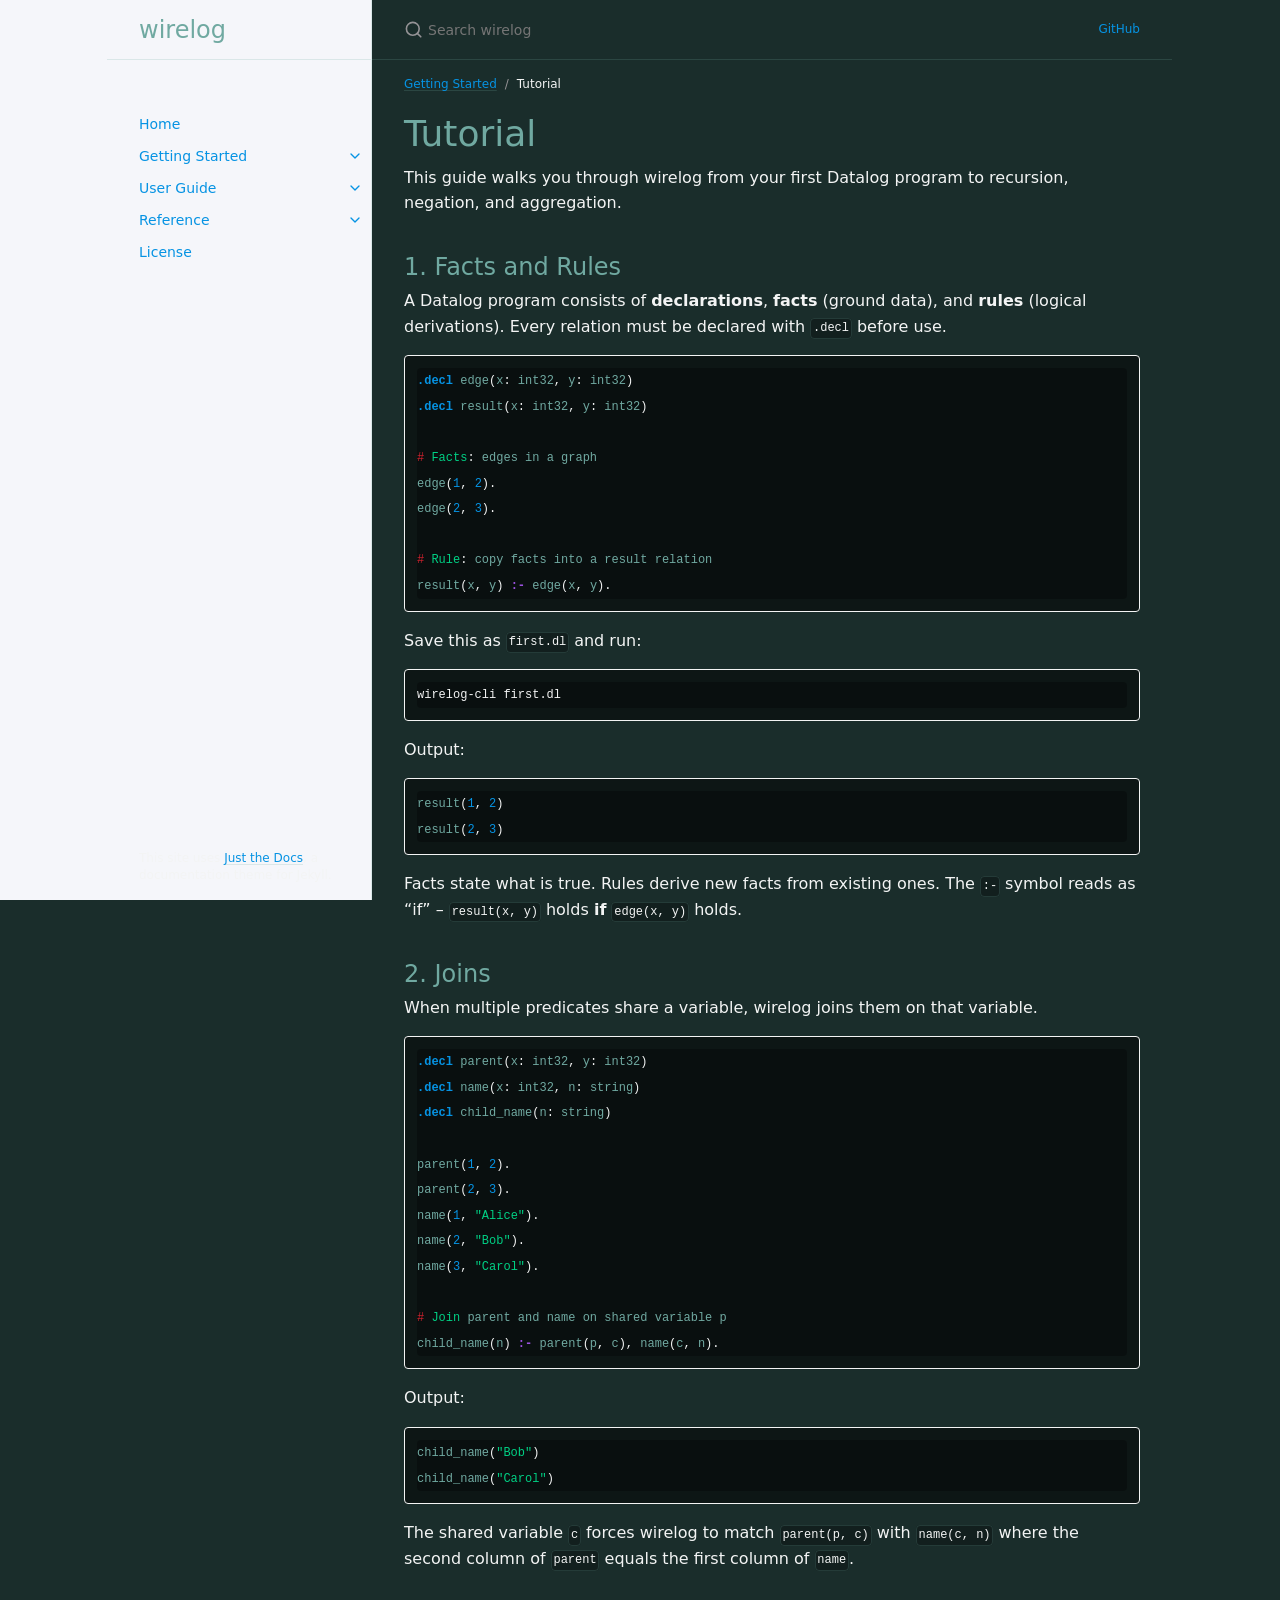
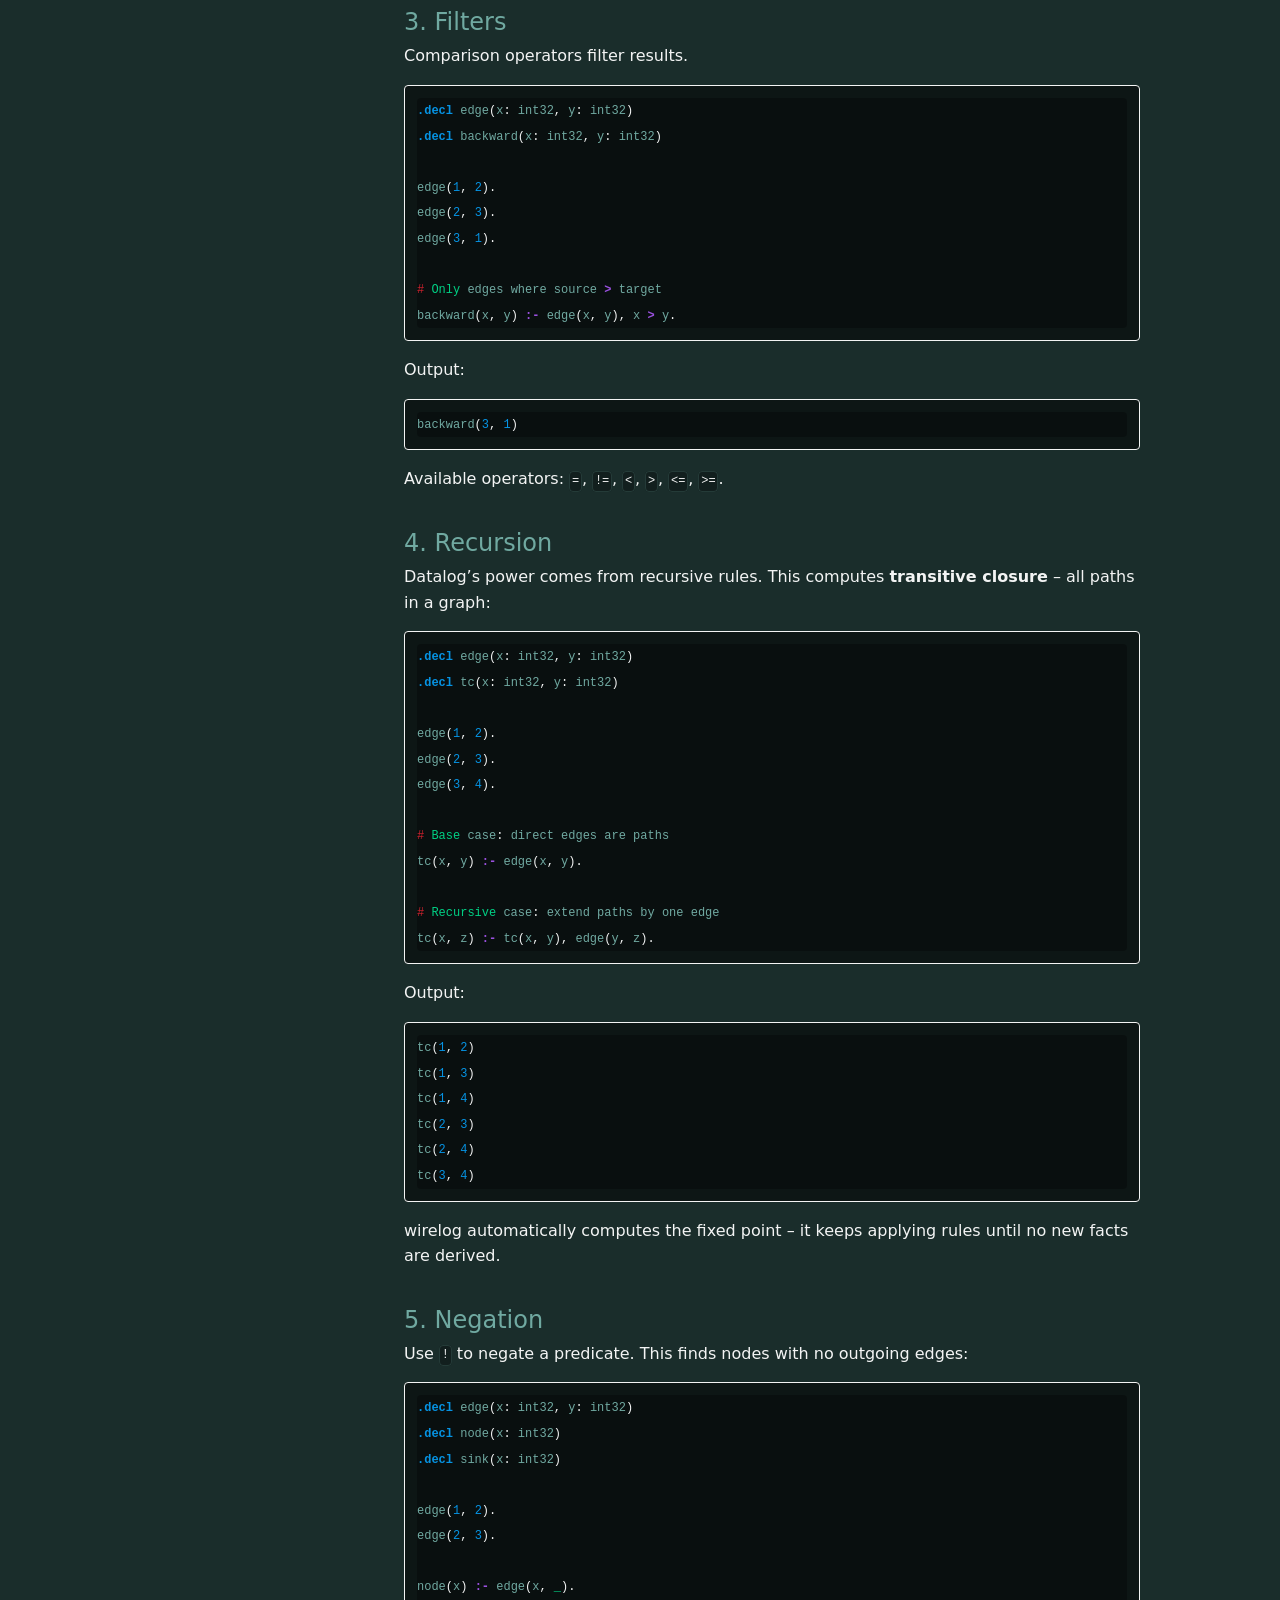
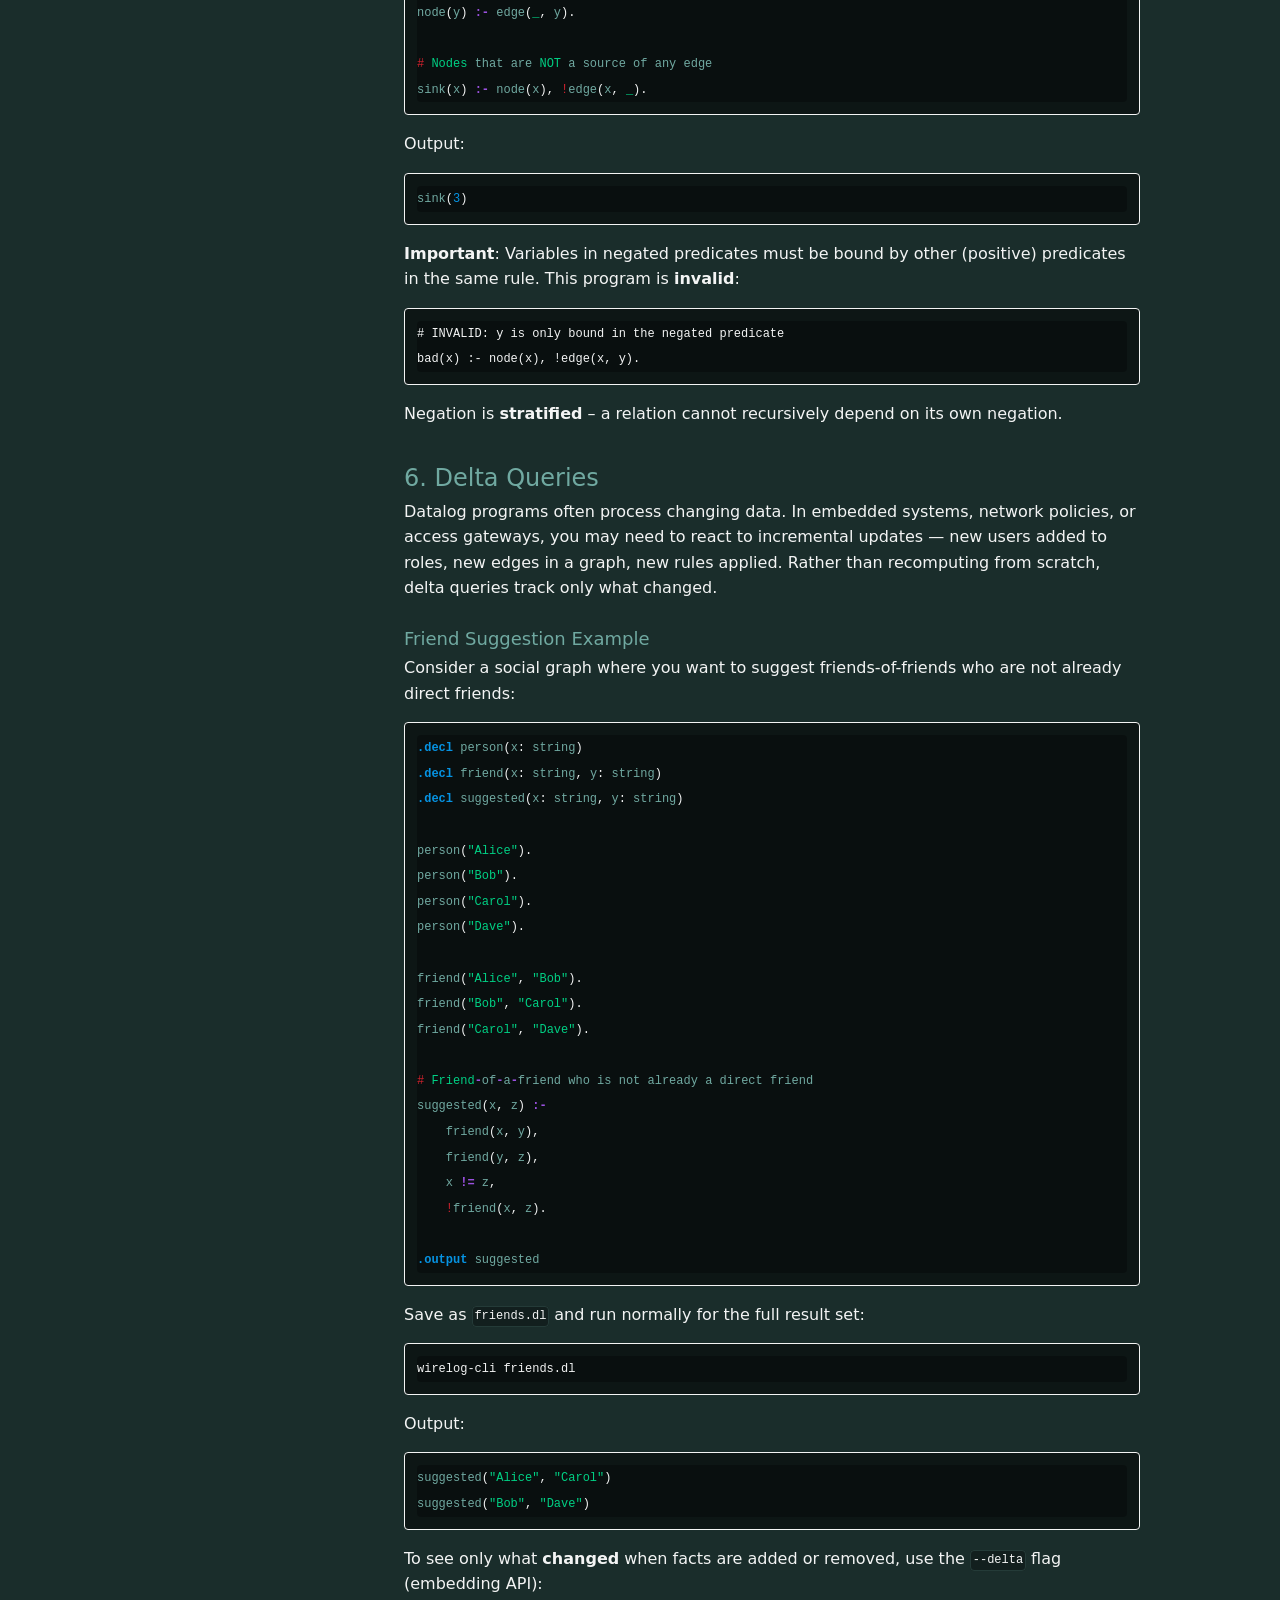
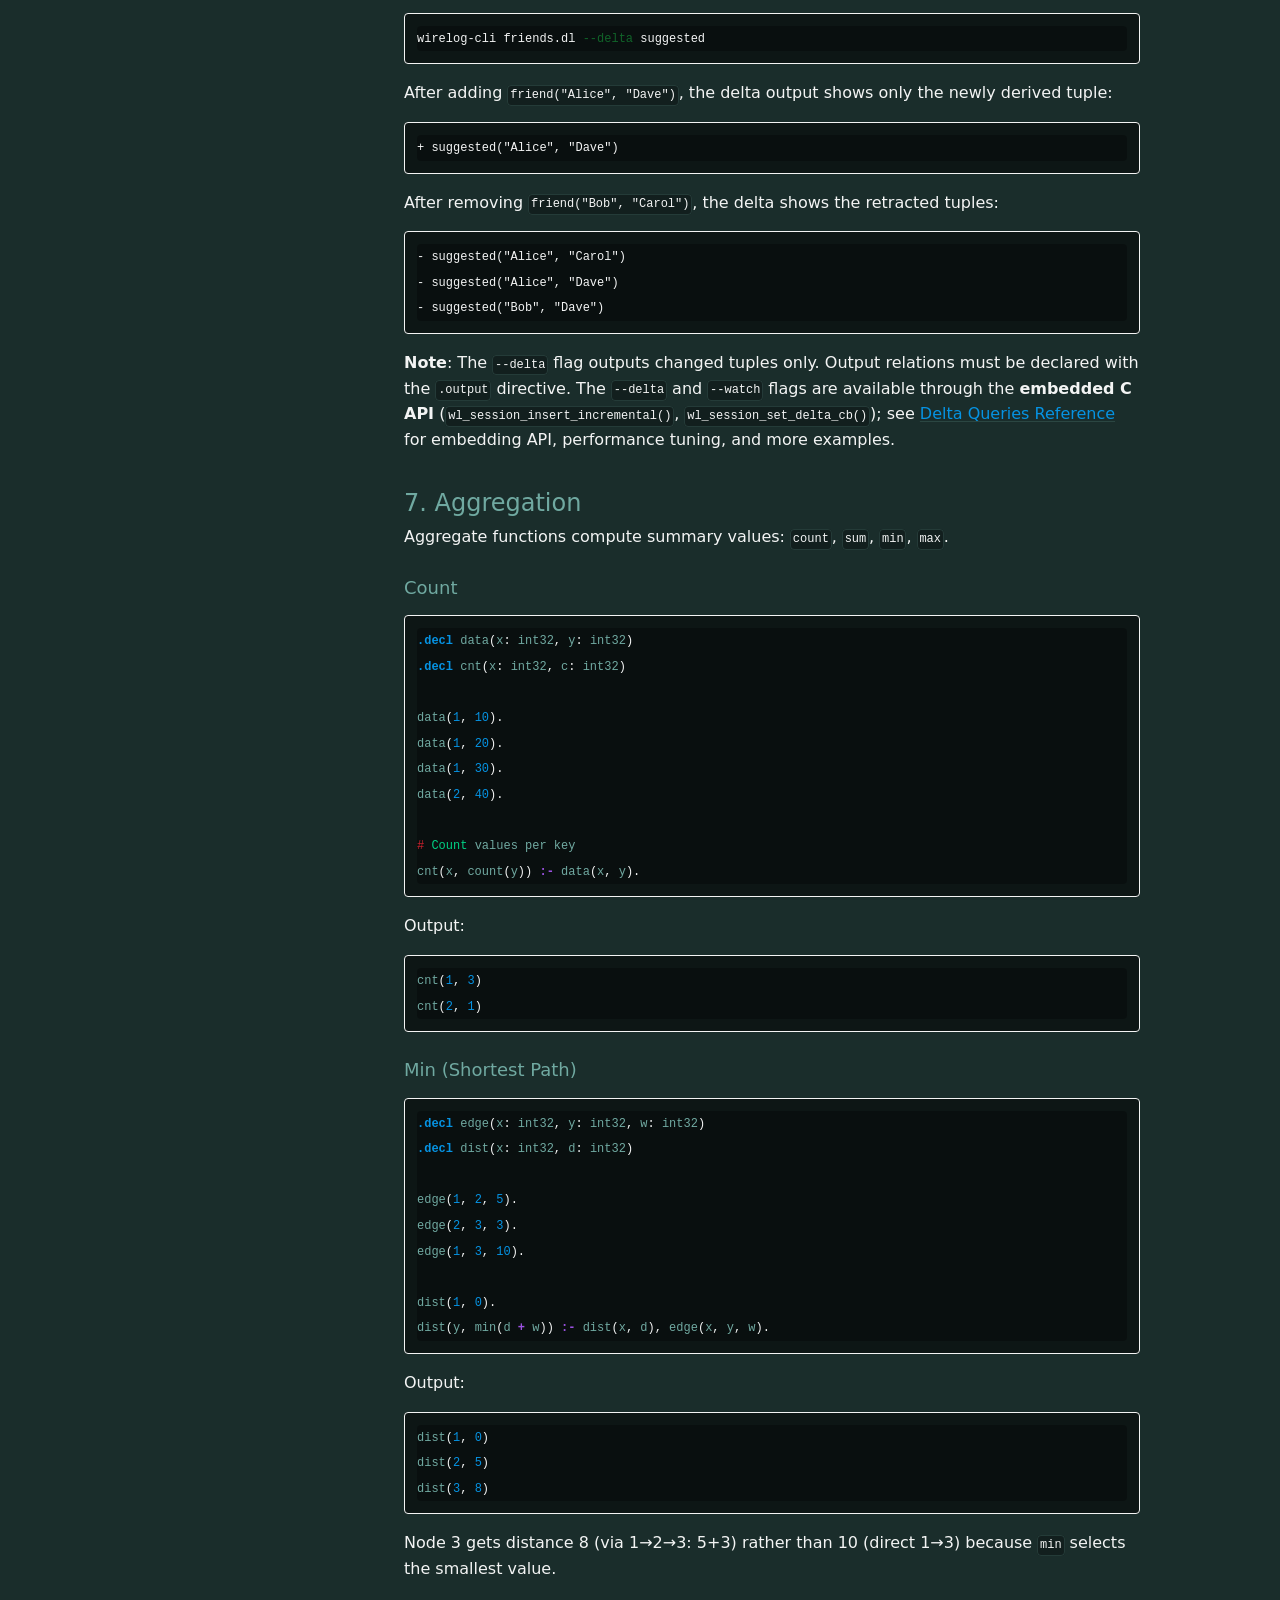
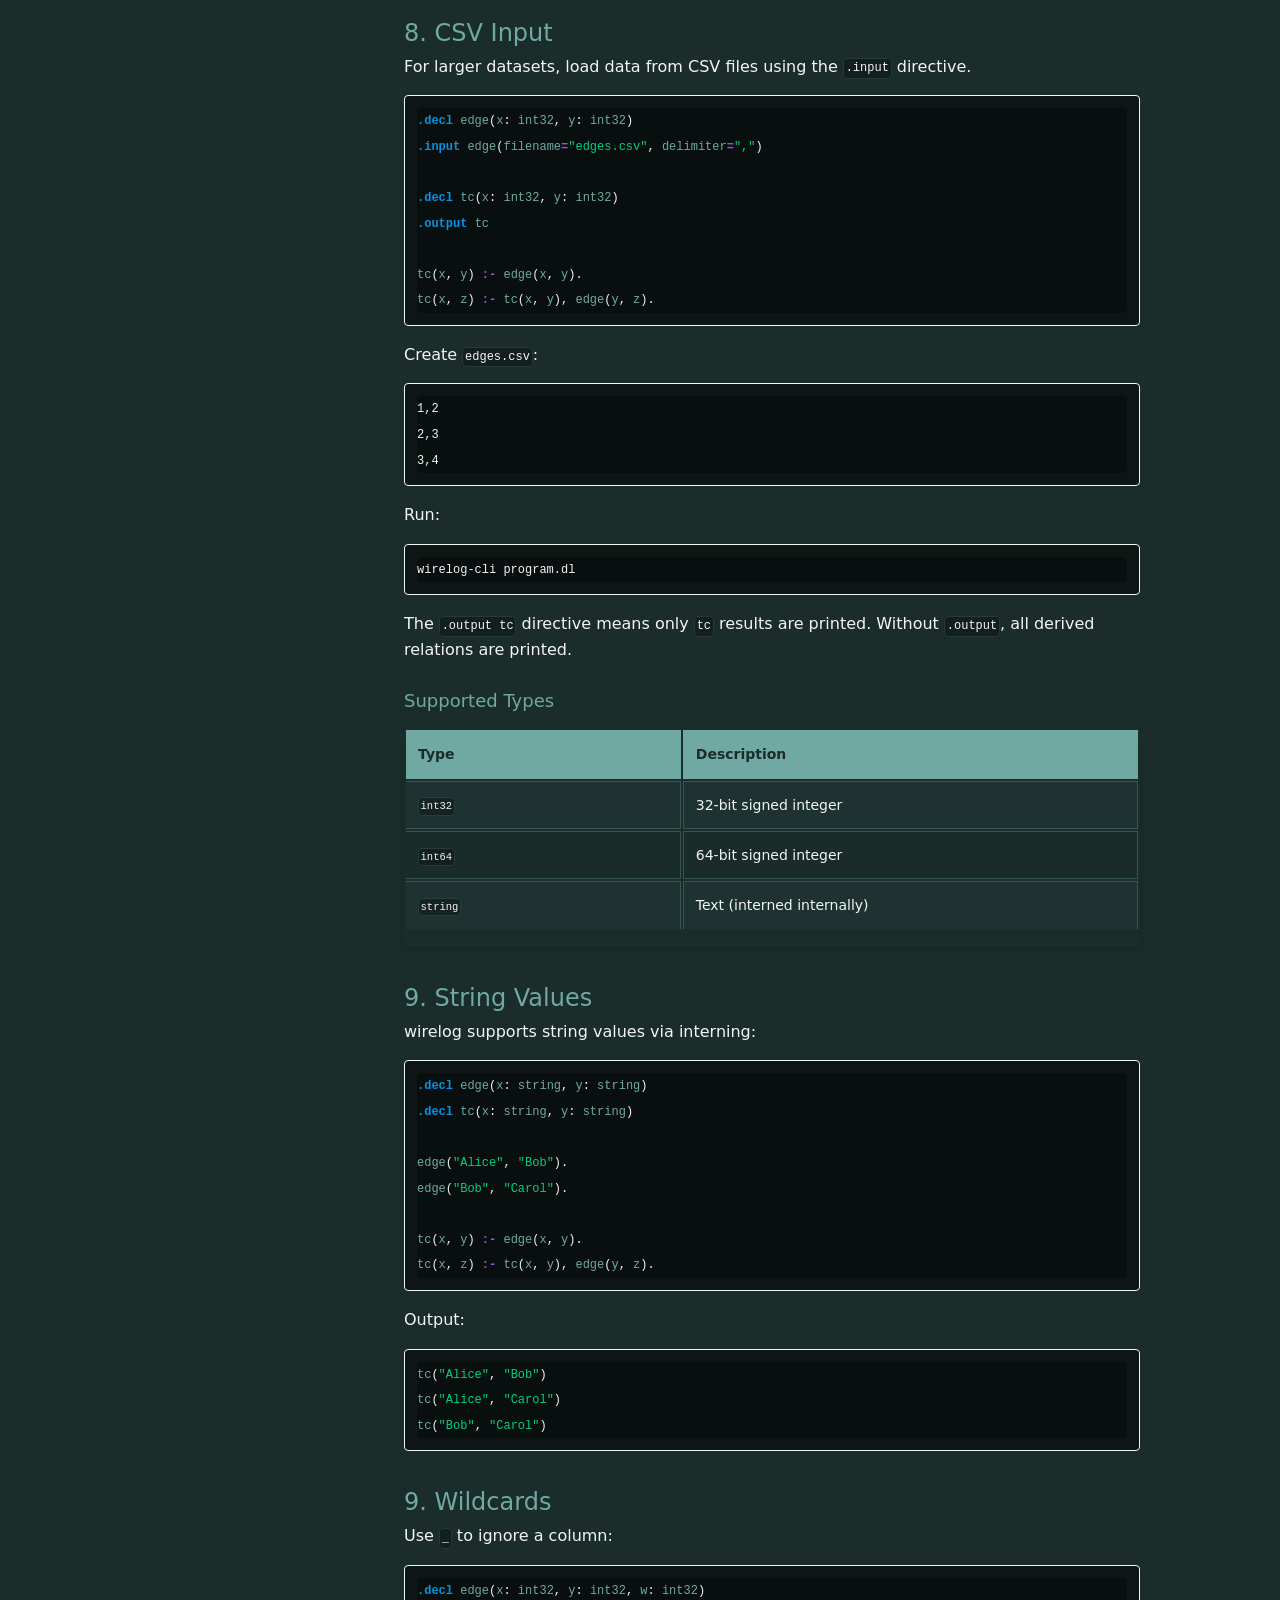
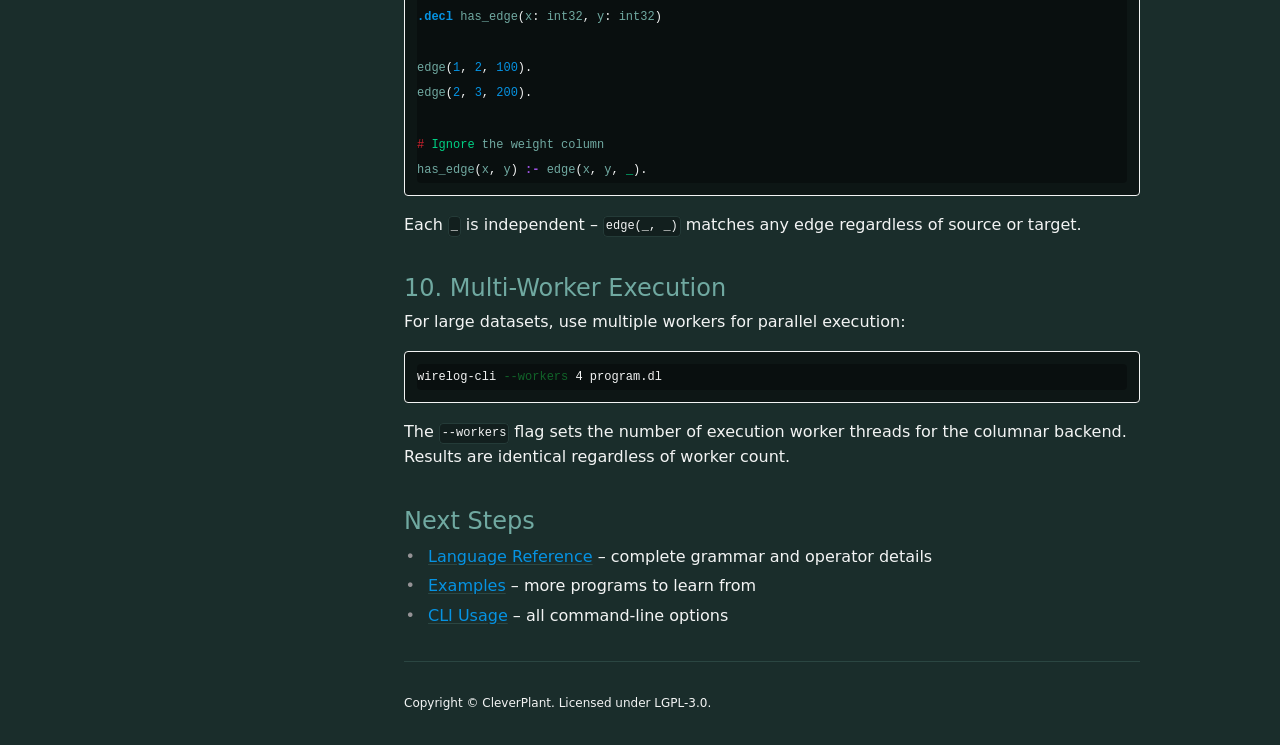
<file: wirelog/getting-started/tutorial/index.html>
<!DOCTYPE html> <html lang="en-US"> <head> <meta charset="UTF-8"> <meta http-equiv="X-UA-Compatible" content="IE=Edge"> <link rel="stylesheet" href="/wirelog/assets/css/just-the-docs-default.css"> <link rel="stylesheet" href="/wirelog/assets/css/just-the-docs-head-nav.css" id="jtd-head-nav-stylesheet"> <style id="jtd-nav-activation"> .site-nav > ul.nav-list:first-child > li > a, .site-nav > ul.nav-list:first-child > li > ul > li:not(:nth-child(2)) > a, .site-nav > ul.nav-list:first-child > li > ul > li > ul > li a { background-image: none; } .site-nav > ul.nav-list:not(:first-child) a, .site-nav li.external a { background-image: none; } .site-nav > ul.nav-list:first-child > li:nth-child(2) > ul > li:nth-child(2) > a { font-weight: 600; text-decoration: none; }.site-nav > ul.nav-list:first-child > li:nth-child(2) > button svg, .site-nav > ul.nav-list:first-child > li:nth-child(2) > ul > li:nth-child(2) > button svg { transform: rotate(-90deg); }.site-nav > ul.nav-list:first-child > li.nav-list-item:nth-child(2) > ul.nav-list, .site-nav > ul.nav-list:first-child > li.nav-list-item:nth-child(2) > ul.nav-list > li.nav-list-item:nth-child(2) > ul.nav-list { display: block; } </style> <script src="/wirelog/assets/js/vendor/lunr.min.js"></script> <script src="/wirelog/assets/js/just-the-docs.js"></script> <meta name="viewport" content="width=device-width, initial-scale=1"> <!-- Begin Jekyll SEO tag v2.8.0 --> <title>Tutorial | wirelog</title> <meta name="generator" content="Jekyll v4.4.1" /> <meta property="og:title" content="Tutorial" /> <meta property="og:locale" content="en_US" /> <meta name="description" content="Embedded-to-Enterprise Datalog Engine" /> <meta property="og:description" content="Embedded-to-Enterprise Datalog Engine" /> <link rel="canonical" href="https://justinjoy.github.io/wirelog/getting-started/tutorial/" /> <meta property="og:url" content="https://justinjoy.github.io/wirelog/getting-started/tutorial/" /> <meta property="og:site_name" content="wirelog" /> <meta property="og:type" content="website" /> <meta name="twitter:card" content="summary" /> <meta property="twitter:title" content="Tutorial" /> <script type="application/ld+json"> {"@context":"https://schema.org","@type":"WebPage","description":"Embedded-to-Enterprise Datalog Engine","headline":"Tutorial","url":"https://justinjoy.github.io/wirelog/getting-started/tutorial/"}</script> <!-- End Jekyll SEO tag --> </head> <body> <a class="skip-to-main" href="#main-content">Skip to main content</a> <svg xmlns="http://www.w3.org/2000/svg" class="d-none"> <symbol id="svg-link" viewBox="0 0 24 24"> <title>Link</title> <svg xmlns="http://www.w3.org/2000/svg" width="24" height="24" viewBox="0 0 24 24" fill="none" stroke="currentColor" stroke-width="2" stroke-linecap="round" stroke-linejoin="round" class="feather feather-link"> <path d="M10 13a5 5 0 0 0 7.54.54l3-3a5 5 0 0 0-7.07-7.07l-1.72 1.71"></path><path d="M14 11a5 5 0 0 0-7.54-.54l-3 3a5 5 0 0 0 7.07 7.07l1.71-1.71"></path> </svg> </symbol> <symbol id="svg-menu" viewBox="0 0 24 24"> <title>Menu</title> <svg xmlns="http://www.w3.org/2000/svg" width="24" height="24" viewBox="0 0 24 24" fill="none" stroke="currentColor" stroke-width="2" stroke-linecap="round" stroke-linejoin="round" class="feather feather-menu"> <line x1="3" y1="12" x2="21" y2="12"></line><line x1="3" y1="6" x2="21" y2="6"></line><line x1="3" y1="18" x2="21" y2="18"></line> </svg> </symbol> <symbol id="svg-arrow-right" viewBox="0 0 24 24"> <title>Expand</title> <svg xmlns="http://www.w3.org/2000/svg" width="24" height="24" viewBox="0 0 24 24" fill="none" stroke="currentColor" stroke-width="2" stroke-linecap="round" stroke-linejoin="round" class="feather feather-chevron-right"> <polyline points="9 18 15 12 9 6"></polyline> </svg> </symbol> <!-- Feather. MIT License: https://github.com/feathericons/feather/blob/master/LICENSE --> <symbol id="svg-external-link" width="24" height="24" viewBox="0 0 24 24" fill="none" stroke="currentColor" stroke-width="2" stroke-linecap="round" stroke-linejoin="round" class="feather feather-external-link"> <title id="svg-external-link-title">(external link)</title> <path d="M18 13v6a2 2 0 0 1-2 2H5a2 2 0 0 1-2-2V8a2 2 0 0 1 2-2h6"></path><polyline points="15 3 21 3 21 9"></polyline><line x1="10" y1="14" x2="21" y2="3"></line> </symbol> <symbol id="svg-doc" viewBox="0 0 24 24"> <title>Document</title> <svg xmlns="http://www.w3.org/2000/svg" width="24" height="24" viewBox="0 0 24 24" fill="none" stroke="currentColor" stroke-width="2" stroke-linecap="round" stroke-linejoin="round" class="feather feather-file"> <path d="M13 2H6a2 2 0 0 0-2 2v16a2 2 0 0 0 2 2h12a2 2 0 0 0 2-2V9z"></path><polyline points="13 2 13 9 20 9"></polyline> </svg> </symbol> <symbol id="svg-search" viewBox="0 0 24 24"> <title>Search</title> <svg xmlns="http://www.w3.org/2000/svg" width="24" height="24" viewBox="0 0 24 24" fill="none" stroke="currentColor" stroke-width="2" stroke-linecap="round" stroke-linejoin="round" class="feather feather-search"> <circle cx="11" cy="11" r="8"></circle><line x1="21" y1="21" x2="16.65" y2="16.65"></line> </svg> </symbol> <!-- Bootstrap Icons. MIT License: https://github.com/twbs/icons/blob/main/LICENSE.md --> <symbol id="svg-copy" viewBox="0 0 16 16"> <title>Copy</title> <svg xmlns="http://www.w3.org/2000/svg" width="16" height="16" fill="currentColor" class="bi bi-clipboard" viewBox="0 0 16 16"> <path d="M4 1.5H3a2 2 0 0 0-2 2V14a2 2 0 0 0 2 2h10a2 2 0 0 0 2-2V3.5a2 2 0 0 0-2-2h-1v1h1a1 1 0 0 1 1 1V14a1 1 0 0 1-1 1H3a1 1 0 0 1-1-1V3.5a1 1 0 0 1 1-1h1v-1z"/> <path d="M9.5 1a.5.5 0 0 1 .5.5v1a.5.5 0 0 1-.5.5h-3a.5.5 0 0 1-.5-.5v-1a.5.5 0 0 1 .5-.5h3zm-3-1A1.5 1.5 0 0 0 5 1.5v1A1.5 1.5 0 0 0 6.5 4h3A1.5 1.5 0 0 0 11 2.5v-1A1.5 1.5 0 0 0 9.5 0h-3z"/> </svg> </symbol> <symbol id="svg-copied" viewBox="0 0 16 16"> <title>Copied</title> <svg xmlns="http://www.w3.org/2000/svg" width="16" height="16" fill="currentColor" class="bi bi-clipboard-check-fill" viewBox="0 0 16 16"> <path d="M6.5 0A1.5 1.5 0 0 0 5 1.5v1A1.5 1.5 0 0 0 6.5 4h3A1.5 1.5 0 0 0 11 2.5v-1A1.5 1.5 0 0 0 9.5 0h-3Zm3 1a.5.5 0 0 1 .5.5v1a.5.5 0 0 1-.5.5h-3a.5.5 0 0 1-.5-.5v-1a.5.5 0 0 1 .5-.5h3Z"/> <path d="M4 1.5H3a2 2 0 0 0-2 2V14a2 2 0 0 0 2 2h10a2 2 0 0 0 2-2V3.5a2 2 0 0 0-2-2h-1v1A2.5 2.5 0 0 1 9.5 5h-3A2.5 2.5 0 0 1 4 2.5v-1Zm6.854 7.354-3 3a.5.5 0 0 1-.708 0l-1.5-1.5a.5.5 0 0 1 .708-.708L7.5 10.793l2.646-2.647a.5.5 0 0 1 .708.708Z"/> </svg> </symbol> </svg> <header class="side-bar"> <div class="site-header"> <a href="/wirelog/" class="site-title lh-tight"> wirelog </a> <button id="menu-button" class="site-button btn-reset" aria-label="Menu" aria-expanded="false"> <svg viewBox="0 0 24 24" class="icon" aria-hidden="true"><use xlink:href="#svg-menu"></use></svg> </button> </div> <nav aria-label="Main" id="site-nav" class="site-nav"> <ul class="nav-list"><li class="nav-list-item"><a href="/wirelog/" class="nav-list-link">Home</a></li><li class="nav-list-item"><button class="nav-list-expander btn-reset" aria-label="Getting Started submenu" aria-expanded="false"> <svg viewBox="0 0 24 24" aria-hidden="true"><use xlink:href="#svg-arrow-right"></use></svg> </button><a href="/wirelog/getting-started/" class="nav-list-link">Getting Started</a><ul class="nav-list"><li class="nav-list-item"><a href="/wirelog/getting-started/install/" class="nav-list-link">Installation</a></li><li class="nav-list-item"><a href="/wirelog/getting-started/tutorial/" class="nav-list-link">Tutorial</a></li></ul></li><li class="nav-list-item"><button class="nav-list-expander btn-reset" aria-label="User Guide submenu" aria-expanded="false"> <svg viewBox="0 0 24 24" aria-hidden="true"><use xlink:href="#svg-arrow-right"></use></svg> </button><a href="/wirelog/user-guide/" class="nav-list-link">User Guide</a><ul class="nav-list"><li class="nav-list-item"><a href="/wirelog/user-guide/examples/" class="nav-list-link">Examples</a></li><li class="nav-list-item"><a href="/wirelog/user-guide/access-control-audit/" class="nav-list-link">Use Case: Access Control Auditing</a></li><li class="nav-list-item"><a href="/wirelog/user-guide/cli/" class="nav-list-link">CLI Usage</a></li></ul></li><li class="nav-list-item"><button class="nav-list-expander btn-reset" aria-label="Reference submenu" aria-expanded="false"> <svg viewBox="0 0 24 24" aria-hidden="true"><use xlink:href="#svg-arrow-right"></use></svg> </button><a href="/wirelog/reference/" class="nav-list-link">Reference</a><ul class="nav-list"><li class="nav-list-item"><a href="/wirelog/reference/language/" class="nav-list-link">Language Reference</a></li><li class="nav-list-item"><a href="/wirelog/reference/delta-queries/" class="nav-list-link">Delta Queries</a></li></ul></li><li class="nav-list-item"><a href="/wirelog/license/" class="nav-list-link">License</a></li></ul> </nav> <div class="d-md-block d-none site-footer"> This site uses <a href="https://github.com/just-the-docs/just-the-docs">Just the Docs</a>, a documentation theme for Jekyll. </div> </header> <div class="main" id="top"> <div id="main-header" class="main-header"> <div class="search" role="search"> <div class="search-input-wrap"> <input type="text" id="search-input" class="search-input" tabindex="0" placeholder="Search wirelog" autocomplete="off"> <label for="search-input" class="search-label"> <span class="sr-only">Search wirelog</span> <svg viewBox="0 0 24 24" class="search-icon" aria-hidden="true"><use xlink:href="#svg-search"></use></svg> </label> </div> <div id="search-results" class="search-results"></div> </div> <nav aria-label="Auxiliary" class="aux-nav"> <ul class="aux-nav-list"> <li class="aux-nav-list-item"> <a href="https://github.com/justinjoy/wirelog" class="site-button" > GitHub </a> </li> </ul> </nav> </div> <div class="main-content-wrap"> <nav aria-label="Breadcrumb" class="breadcrumb-nav"> <ol class="breadcrumb-nav-list"> <li class="breadcrumb-nav-list-item"><a href="/wirelog/getting-started/">Getting Started</a></li> <li class="breadcrumb-nav-list-item"><span>Tutorial</span></li> </ol> </nav> <div id="main-content" class="main-content"> <main> <h1 id="tutorial"> <a href="#tutorial" class="anchor-heading" aria-labelledby="tutorial"><svg viewBox="0 0 16 16" aria-hidden="true"><use xlink:href="#svg-link"></use></svg></a> Tutorial </h1> <p>This guide walks you through wirelog from your first Datalog program to recursion, negation, and aggregation.</p> <h2 id="1-facts-and-rules"> <a href="#1-facts-and-rules" class="anchor-heading" aria-labelledby="1-facts-and-rules"><svg viewBox="0 0 16 16" aria-hidden="true"><use xlink:href="#svg-link"></use></svg></a> 1. Facts and Rules </h2> <p>A Datalog program consists of <strong>declarations</strong>, <strong>facts</strong> (ground data), and <strong>rules</strong> (logical derivations). Every relation must be declared with <code class="language-plaintext highlighter-rouge">.decl</code> before use.</p> <div class="language-dl highlighter-rouge"><div class="highlight"><pre class="highlight"><code><span class="kd">.decl</span><span class="w"> </span><span class="nf">edge</span><span class="p">(</span><span class="nf">x</span><span class="p">:</span><span class="w"> </span><span class="nf">int32</span><span class="p">,</span><span class="w"> </span><span class="nf">y</span><span class="p">:</span><span class="w"> </span><span class="nf">int32</span><span class="p">)</span><span class="w">
</span><span class="kd">.decl</span><span class="w"> </span><span class="nf">result</span><span class="p">(</span><span class="nf">x</span><span class="p">:</span><span class="w"> </span><span class="nf">int32</span><span class="p">,</span><span class="w"> </span><span class="nf">y</span><span class="p">:</span><span class="w"> </span><span class="nf">int32</span><span class="p">)</span><span class="w">

</span><span class="err">#</span><span class="w"> </span><span class="nv">Facts</span><span class="p">:</span><span class="w"> </span><span class="nf">edges</span><span class="w"> </span><span class="nf">in</span><span class="w"> </span><span class="nf">a</span><span class="w"> </span><span class="nf">graph</span><span class="w">
</span><span class="nf">edge</span><span class="p">(</span><span class="mi">1</span><span class="p">,</span><span class="w"> </span><span class="mi">2</span><span class="p">).</span><span class="w">
</span><span class="nf">edge</span><span class="p">(</span><span class="mi">2</span><span class="p">,</span><span class="w"> </span><span class="mi">3</span><span class="p">).</span><span class="w">

</span><span class="err">#</span><span class="w"> </span><span class="nv">Rule</span><span class="p">:</span><span class="w"> </span><span class="nf">copy</span><span class="w"> </span><span class="nf">facts</span><span class="w"> </span><span class="nf">into</span><span class="w"> </span><span class="nf">a</span><span class="w"> </span><span class="nf">result</span><span class="w"> </span><span class="nf">relation</span><span class="w">
</span><span class="nf">result</span><span class="p">(</span><span class="nf">x</span><span class="p">,</span><span class="w"> </span><span class="nf">y</span><span class="p">)</span><span class="w"> </span><span class="o">:-</span><span class="w"> </span><span class="nf">edge</span><span class="p">(</span><span class="nf">x</span><span class="p">,</span><span class="w"> </span><span class="nf">y</span><span class="p">).</span><span class="w">
</span></code></pre></div></div> <p>Save this as <code class="language-plaintext highlighter-rouge">first.dl</code> and run:</p> <div class="language-bash highlighter-rouge"><div class="highlight"><pre class="highlight"><code>wirelog-cli first.dl
</code></pre></div></div> <p>Output:</p> <div class="language-dl highlighter-rouge"><div class="highlight"><pre class="highlight"><code><span class="nf">result</span><span class="p">(</span><span class="mi">1</span><span class="p">,</span><span class="w"> </span><span class="mi">2</span><span class="p">)</span><span class="w">
</span><span class="nf">result</span><span class="p">(</span><span class="mi">2</span><span class="p">,</span><span class="w"> </span><span class="mi">3</span><span class="p">)</span><span class="w">
</span></code></pre></div></div> <p>Facts state what is true. Rules derive new facts from existing ones. The <code class="language-plaintext highlighter-rouge">:-</code> symbol reads as “if” – <code class="language-plaintext highlighter-rouge">result(x, y)</code> holds <strong>if</strong> <code class="language-plaintext highlighter-rouge">edge(x, y)</code> holds.</p> <h2 id="2-joins"> <a href="#2-joins" class="anchor-heading" aria-labelledby="2-joins"><svg viewBox="0 0 16 16" aria-hidden="true"><use xlink:href="#svg-link"></use></svg></a> 2. Joins </h2> <p>When multiple predicates share a variable, wirelog joins them on that variable.</p> <div class="language-dl highlighter-rouge"><div class="highlight"><pre class="highlight"><code><span class="kd">.decl</span><span class="w"> </span><span class="nf">parent</span><span class="p">(</span><span class="nf">x</span><span class="p">:</span><span class="w"> </span><span class="nf">int32</span><span class="p">,</span><span class="w"> </span><span class="nf">y</span><span class="p">:</span><span class="w"> </span><span class="nf">int32</span><span class="p">)</span><span class="w">
</span><span class="kd">.decl</span><span class="w"> </span><span class="nf">name</span><span class="p">(</span><span class="nf">x</span><span class="p">:</span><span class="w"> </span><span class="nf">int32</span><span class="p">,</span><span class="w"> </span><span class="nf">n</span><span class="p">:</span><span class="w"> </span><span class="nf">string</span><span class="p">)</span><span class="w">
</span><span class="kd">.decl</span><span class="w"> </span><span class="nf">child_name</span><span class="p">(</span><span class="nf">n</span><span class="p">:</span><span class="w"> </span><span class="nf">string</span><span class="p">)</span><span class="w">

</span><span class="nf">parent</span><span class="p">(</span><span class="mi">1</span><span class="p">,</span><span class="w"> </span><span class="mi">2</span><span class="p">).</span><span class="w">
</span><span class="nf">parent</span><span class="p">(</span><span class="mi">2</span><span class="p">,</span><span class="w"> </span><span class="mi">3</span><span class="p">).</span><span class="w">
</span><span class="nf">name</span><span class="p">(</span><span class="mi">1</span><span class="p">,</span><span class="w"> </span><span class="s2">"Alice"</span><span class="p">).</span><span class="w">
</span><span class="nf">name</span><span class="p">(</span><span class="mi">2</span><span class="p">,</span><span class="w"> </span><span class="s2">"Bob"</span><span class="p">).</span><span class="w">
</span><span class="nf">name</span><span class="p">(</span><span class="mi">3</span><span class="p">,</span><span class="w"> </span><span class="s2">"Carol"</span><span class="p">).</span><span class="w">

</span><span class="err">#</span><span class="w"> </span><span class="nv">Join</span><span class="w"> </span><span class="nf">parent</span><span class="w"> </span><span class="nf">and</span><span class="w"> </span><span class="nf">name</span><span class="w"> </span><span class="nf">on</span><span class="w"> </span><span class="nf">shared</span><span class="w"> </span><span class="nf">variable</span><span class="w"> </span><span class="nf">p</span><span class="w">
</span><span class="nf">child_name</span><span class="p">(</span><span class="nf">n</span><span class="p">)</span><span class="w"> </span><span class="o">:-</span><span class="w"> </span><span class="nf">parent</span><span class="p">(</span><span class="nf">p</span><span class="p">,</span><span class="w"> </span><span class="nf">c</span><span class="p">),</span><span class="w"> </span><span class="nf">name</span><span class="p">(</span><span class="nf">c</span><span class="p">,</span><span class="w"> </span><span class="nf">n</span><span class="p">).</span><span class="w">
</span></code></pre></div></div> <p>Output:</p> <div class="language-dl highlighter-rouge"><div class="highlight"><pre class="highlight"><code><span class="nf">child_name</span><span class="p">(</span><span class="s2">"Bob"</span><span class="p">)</span><span class="w">
</span><span class="nf">child_name</span><span class="p">(</span><span class="s2">"Carol"</span><span class="p">)</span><span class="w">
</span></code></pre></div></div> <p>The shared variable <code class="language-plaintext highlighter-rouge">c</code> forces wirelog to match <code class="language-plaintext highlighter-rouge">parent(p, c)</code> with <code class="language-plaintext highlighter-rouge">name(c, n)</code> where the second column of <code class="language-plaintext highlighter-rouge">parent</code> equals the first column of <code class="language-plaintext highlighter-rouge">name</code>.</p> <h2 id="3-filters"> <a href="#3-filters" class="anchor-heading" aria-labelledby="3-filters"><svg viewBox="0 0 16 16" aria-hidden="true"><use xlink:href="#svg-link"></use></svg></a> 3. Filters </h2> <p>Comparison operators filter results.</p> <div class="language-dl highlighter-rouge"><div class="highlight"><pre class="highlight"><code><span class="kd">.decl</span><span class="w"> </span><span class="nf">edge</span><span class="p">(</span><span class="nf">x</span><span class="p">:</span><span class="w"> </span><span class="nf">int32</span><span class="p">,</span><span class="w"> </span><span class="nf">y</span><span class="p">:</span><span class="w"> </span><span class="nf">int32</span><span class="p">)</span><span class="w">
</span><span class="kd">.decl</span><span class="w"> </span><span class="nf">backward</span><span class="p">(</span><span class="nf">x</span><span class="p">:</span><span class="w"> </span><span class="nf">int32</span><span class="p">,</span><span class="w"> </span><span class="nf">y</span><span class="p">:</span><span class="w"> </span><span class="nf">int32</span><span class="p">)</span><span class="w">

</span><span class="nf">edge</span><span class="p">(</span><span class="mi">1</span><span class="p">,</span><span class="w"> </span><span class="mi">2</span><span class="p">).</span><span class="w">
</span><span class="nf">edge</span><span class="p">(</span><span class="mi">2</span><span class="p">,</span><span class="w"> </span><span class="mi">3</span><span class="p">).</span><span class="w">
</span><span class="nf">edge</span><span class="p">(</span><span class="mi">3</span><span class="p">,</span><span class="w"> </span><span class="mi">1</span><span class="p">).</span><span class="w">

</span><span class="err">#</span><span class="w"> </span><span class="nv">Only</span><span class="w"> </span><span class="nf">edges</span><span class="w"> </span><span class="nf">where</span><span class="w"> </span><span class="nf">source</span><span class="w"> </span><span class="o">&gt;</span><span class="w"> </span><span class="nf">target</span><span class="w">
</span><span class="nf">backward</span><span class="p">(</span><span class="nf">x</span><span class="p">,</span><span class="w"> </span><span class="nf">y</span><span class="p">)</span><span class="w"> </span><span class="o">:-</span><span class="w"> </span><span class="nf">edge</span><span class="p">(</span><span class="nf">x</span><span class="p">,</span><span class="w"> </span><span class="nf">y</span><span class="p">),</span><span class="w"> </span><span class="nf">x</span><span class="w"> </span><span class="o">&gt;</span><span class="w"> </span><span class="nf">y</span><span class="p">.</span><span class="w">
</span></code></pre></div></div> <p>Output:</p> <div class="language-dl highlighter-rouge"><div class="highlight"><pre class="highlight"><code><span class="nf">backward</span><span class="p">(</span><span class="mi">3</span><span class="p">,</span><span class="w"> </span><span class="mi">1</span><span class="p">)</span><span class="w">
</span></code></pre></div></div> <p>Available operators: <code class="language-plaintext highlighter-rouge">=</code>, <code class="language-plaintext highlighter-rouge">!=</code>, <code class="language-plaintext highlighter-rouge">&lt;</code>, <code class="language-plaintext highlighter-rouge">&gt;</code>, <code class="language-plaintext highlighter-rouge">&lt;=</code>, <code class="language-plaintext highlighter-rouge">&gt;=</code>.</p> <h2 id="4-recursion"> <a href="#4-recursion" class="anchor-heading" aria-labelledby="4-recursion"><svg viewBox="0 0 16 16" aria-hidden="true"><use xlink:href="#svg-link"></use></svg></a> 4. Recursion </h2> <p>Datalog’s power comes from recursive rules. This computes <strong>transitive closure</strong> – all paths in a graph:</p> <div class="language-dl highlighter-rouge"><div class="highlight"><pre class="highlight"><code><span class="kd">.decl</span><span class="w"> </span><span class="nf">edge</span><span class="p">(</span><span class="nf">x</span><span class="p">:</span><span class="w"> </span><span class="nf">int32</span><span class="p">,</span><span class="w"> </span><span class="nf">y</span><span class="p">:</span><span class="w"> </span><span class="nf">int32</span><span class="p">)</span><span class="w">
</span><span class="kd">.decl</span><span class="w"> </span><span class="nf">tc</span><span class="p">(</span><span class="nf">x</span><span class="p">:</span><span class="w"> </span><span class="nf">int32</span><span class="p">,</span><span class="w"> </span><span class="nf">y</span><span class="p">:</span><span class="w"> </span><span class="nf">int32</span><span class="p">)</span><span class="w">

</span><span class="nf">edge</span><span class="p">(</span><span class="mi">1</span><span class="p">,</span><span class="w"> </span><span class="mi">2</span><span class="p">).</span><span class="w">
</span><span class="nf">edge</span><span class="p">(</span><span class="mi">2</span><span class="p">,</span><span class="w"> </span><span class="mi">3</span><span class="p">).</span><span class="w">
</span><span class="nf">edge</span><span class="p">(</span><span class="mi">3</span><span class="p">,</span><span class="w"> </span><span class="mi">4</span><span class="p">).</span><span class="w">

</span><span class="err">#</span><span class="w"> </span><span class="nv">Base</span><span class="w"> </span><span class="nf">case</span><span class="p">:</span><span class="w"> </span><span class="nf">direct</span><span class="w"> </span><span class="nf">edges</span><span class="w"> </span><span class="nf">are</span><span class="w"> </span><span class="nf">paths</span><span class="w">
</span><span class="nf">tc</span><span class="p">(</span><span class="nf">x</span><span class="p">,</span><span class="w"> </span><span class="nf">y</span><span class="p">)</span><span class="w"> </span><span class="o">:-</span><span class="w"> </span><span class="nf">edge</span><span class="p">(</span><span class="nf">x</span><span class="p">,</span><span class="w"> </span><span class="nf">y</span><span class="p">).</span><span class="w">

</span><span class="err">#</span><span class="w"> </span><span class="nv">Recursive</span><span class="w"> </span><span class="nf">case</span><span class="p">:</span><span class="w"> </span><span class="nf">extend</span><span class="w"> </span><span class="nf">paths</span><span class="w"> </span><span class="nf">by</span><span class="w"> </span><span class="nf">one</span><span class="w"> </span><span class="nf">edge</span><span class="w">
</span><span class="nf">tc</span><span class="p">(</span><span class="nf">x</span><span class="p">,</span><span class="w"> </span><span class="nf">z</span><span class="p">)</span><span class="w"> </span><span class="o">:-</span><span class="w"> </span><span class="nf">tc</span><span class="p">(</span><span class="nf">x</span><span class="p">,</span><span class="w"> </span><span class="nf">y</span><span class="p">),</span><span class="w"> </span><span class="nf">edge</span><span class="p">(</span><span class="nf">y</span><span class="p">,</span><span class="w"> </span><span class="nf">z</span><span class="p">).</span><span class="w">
</span></code></pre></div></div> <p>Output:</p> <div class="language-dl highlighter-rouge"><div class="highlight"><pre class="highlight"><code><span class="nf">tc</span><span class="p">(</span><span class="mi">1</span><span class="p">,</span><span class="w"> </span><span class="mi">2</span><span class="p">)</span><span class="w">
</span><span class="nf">tc</span><span class="p">(</span><span class="mi">1</span><span class="p">,</span><span class="w"> </span><span class="mi">3</span><span class="p">)</span><span class="w">
</span><span class="nf">tc</span><span class="p">(</span><span class="mi">1</span><span class="p">,</span><span class="w"> </span><span class="mi">4</span><span class="p">)</span><span class="w">
</span><span class="nf">tc</span><span class="p">(</span><span class="mi">2</span><span class="p">,</span><span class="w"> </span><span class="mi">3</span><span class="p">)</span><span class="w">
</span><span class="nf">tc</span><span class="p">(</span><span class="mi">2</span><span class="p">,</span><span class="w"> </span><span class="mi">4</span><span class="p">)</span><span class="w">
</span><span class="nf">tc</span><span class="p">(</span><span class="mi">3</span><span class="p">,</span><span class="w"> </span><span class="mi">4</span><span class="p">)</span><span class="w">
</span></code></pre></div></div> <p>wirelog automatically computes the fixed point – it keeps applying rules until no new facts are derived.</p> <h2 id="5-negation"> <a href="#5-negation" class="anchor-heading" aria-labelledby="5-negation"><svg viewBox="0 0 16 16" aria-hidden="true"><use xlink:href="#svg-link"></use></svg></a> 5. Negation </h2> <p>Use <code class="language-plaintext highlighter-rouge">!</code> to negate a predicate. This finds nodes with no outgoing edges:</p> <div class="language-dl highlighter-rouge"><div class="highlight"><pre class="highlight"><code><span class="kd">.decl</span><span class="w"> </span><span class="nf">edge</span><span class="p">(</span><span class="nf">x</span><span class="p">:</span><span class="w"> </span><span class="nf">int32</span><span class="p">,</span><span class="w"> </span><span class="nf">y</span><span class="p">:</span><span class="w"> </span><span class="nf">int32</span><span class="p">)</span><span class="w">
</span><span class="kd">.decl</span><span class="w"> </span><span class="nf">node</span><span class="p">(</span><span class="nf">x</span><span class="p">:</span><span class="w"> </span><span class="nf">int32</span><span class="p">)</span><span class="w">
</span><span class="kd">.decl</span><span class="w"> </span><span class="nf">sink</span><span class="p">(</span><span class="nf">x</span><span class="p">:</span><span class="w"> </span><span class="nf">int32</span><span class="p">)</span><span class="w">

</span><span class="nf">edge</span><span class="p">(</span><span class="mi">1</span><span class="p">,</span><span class="w"> </span><span class="mi">2</span><span class="p">).</span><span class="w">
</span><span class="nf">edge</span><span class="p">(</span><span class="mi">2</span><span class="p">,</span><span class="w"> </span><span class="mi">3</span><span class="p">).</span><span class="w">

</span><span class="nf">node</span><span class="p">(</span><span class="nf">x</span><span class="p">)</span><span class="w"> </span><span class="o">:-</span><span class="w"> </span><span class="nf">edge</span><span class="p">(</span><span class="nf">x</span><span class="p">,</span><span class="w"> </span><span class="nv">_</span><span class="p">).</span><span class="w">
</span><span class="nf">node</span><span class="p">(</span><span class="nf">y</span><span class="p">)</span><span class="w"> </span><span class="o">:-</span><span class="w"> </span><span class="nf">edge</span><span class="p">(</span><span class="nv">_</span><span class="p">,</span><span class="w"> </span><span class="nf">y</span><span class="p">).</span><span class="w">

</span><span class="err">#</span><span class="w"> </span><span class="nv">Nodes</span><span class="w"> </span><span class="nf">that</span><span class="w"> </span><span class="nf">are</span><span class="w"> </span><span class="nv">NOT</span><span class="w"> </span><span class="nf">a</span><span class="w"> </span><span class="nf">source</span><span class="w"> </span><span class="nf">of</span><span class="w"> </span><span class="nf">any</span><span class="w"> </span><span class="nf">edge</span><span class="w">
</span><span class="nf">sink</span><span class="p">(</span><span class="nf">x</span><span class="p">)</span><span class="w"> </span><span class="o">:-</span><span class="w"> </span><span class="nf">node</span><span class="p">(</span><span class="nf">x</span><span class="p">),</span><span class="w"> </span><span class="err">!</span><span class="nf">edge</span><span class="p">(</span><span class="nf">x</span><span class="p">,</span><span class="w"> </span><span class="nv">_</span><span class="p">).</span><span class="w">
</span></code></pre></div></div> <p>Output:</p> <div class="language-dl highlighter-rouge"><div class="highlight"><pre class="highlight"><code><span class="nf">sink</span><span class="p">(</span><span class="mi">3</span><span class="p">)</span><span class="w">
</span></code></pre></div></div> <p><strong>Important</strong>: Variables in negated predicates must be bound by other (positive) predicates in the same rule. This program is <strong>invalid</strong>:</p> <div class="language-plaintext highlighter-rouge"><div class="highlight"><pre class="highlight"><code># INVALID: y is only bound in the negated predicate
bad(x) :- node(x), !edge(x, y).
</code></pre></div></div> <p>Negation is <strong>stratified</strong> – a relation cannot recursively depend on its own negation.</p> <h2 id="6-delta-queries"> <a href="#6-delta-queries" class="anchor-heading" aria-labelledby="6-delta-queries"><svg viewBox="0 0 16 16" aria-hidden="true"><use xlink:href="#svg-link"></use></svg></a> 6. Delta Queries </h2> <p>Datalog programs often process changing data. In embedded systems, network policies, or access gateways, you may need to react to incremental updates — new users added to roles, new edges in a graph, new rules applied. Rather than recomputing from scratch, delta queries track only what changed.</p> <h3 id="friend-suggestion-example"> <a href="#friend-suggestion-example" class="anchor-heading" aria-labelledby="friend-suggestion-example"><svg viewBox="0 0 16 16" aria-hidden="true"><use xlink:href="#svg-link"></use></svg></a> Friend Suggestion Example </h3> <p>Consider a social graph where you want to suggest friends-of-friends who are not already direct friends:</p> <div class="language-dl highlighter-rouge"><div class="highlight"><pre class="highlight"><code><span class="kd">.decl</span><span class="w"> </span><span class="nf">person</span><span class="p">(</span><span class="nf">x</span><span class="p">:</span><span class="w"> </span><span class="nf">string</span><span class="p">)</span><span class="w">
</span><span class="kd">.decl</span><span class="w"> </span><span class="nf">friend</span><span class="p">(</span><span class="nf">x</span><span class="p">:</span><span class="w"> </span><span class="nf">string</span><span class="p">,</span><span class="w"> </span><span class="nf">y</span><span class="p">:</span><span class="w"> </span><span class="nf">string</span><span class="p">)</span><span class="w">
</span><span class="kd">.decl</span><span class="w"> </span><span class="nf">suggested</span><span class="p">(</span><span class="nf">x</span><span class="p">:</span><span class="w"> </span><span class="nf">string</span><span class="p">,</span><span class="w"> </span><span class="nf">y</span><span class="p">:</span><span class="w"> </span><span class="nf">string</span><span class="p">)</span><span class="w">

</span><span class="nf">person</span><span class="p">(</span><span class="s2">"Alice"</span><span class="p">).</span><span class="w">
</span><span class="nf">person</span><span class="p">(</span><span class="s2">"Bob"</span><span class="p">).</span><span class="w">
</span><span class="nf">person</span><span class="p">(</span><span class="s2">"Carol"</span><span class="p">).</span><span class="w">
</span><span class="nf">person</span><span class="p">(</span><span class="s2">"Dave"</span><span class="p">).</span><span class="w">

</span><span class="nf">friend</span><span class="p">(</span><span class="s2">"Alice"</span><span class="p">,</span><span class="w"> </span><span class="s2">"Bob"</span><span class="p">).</span><span class="w">
</span><span class="nf">friend</span><span class="p">(</span><span class="s2">"Bob"</span><span class="p">,</span><span class="w"> </span><span class="s2">"Carol"</span><span class="p">).</span><span class="w">
</span><span class="nf">friend</span><span class="p">(</span><span class="s2">"Carol"</span><span class="p">,</span><span class="w"> </span><span class="s2">"Dave"</span><span class="p">).</span><span class="w">

</span><span class="err">#</span><span class="w"> </span><span class="nv">Friend</span><span class="o">-</span><span class="nf">of</span><span class="o">-</span><span class="nf">a</span><span class="o">-</span><span class="nf">friend</span><span class="w"> </span><span class="nf">who</span><span class="w"> </span><span class="nf">is</span><span class="w"> </span><span class="nf">not</span><span class="w"> </span><span class="nf">already</span><span class="w"> </span><span class="nf">a</span><span class="w"> </span><span class="nf">direct</span><span class="w"> </span><span class="nf">friend</span><span class="w">
</span><span class="nf">suggested</span><span class="p">(</span><span class="nf">x</span><span class="p">,</span><span class="w"> </span><span class="nf">z</span><span class="p">)</span><span class="w"> </span><span class="o">:-</span><span class="w">
    </span><span class="nf">friend</span><span class="p">(</span><span class="nf">x</span><span class="p">,</span><span class="w"> </span><span class="nf">y</span><span class="p">),</span><span class="w">
    </span><span class="nf">friend</span><span class="p">(</span><span class="nf">y</span><span class="p">,</span><span class="w"> </span><span class="nf">z</span><span class="p">),</span><span class="w">
    </span><span class="nf">x</span><span class="w"> </span><span class="o">!=</span><span class="w"> </span><span class="nf">z</span><span class="p">,</span><span class="w">
    </span><span class="err">!</span><span class="nf">friend</span><span class="p">(</span><span class="nf">x</span><span class="p">,</span><span class="w"> </span><span class="nf">z</span><span class="p">).</span><span class="w">

</span><span class="kd">.output</span><span class="w"> </span><span class="nf">suggested</span><span class="w">
</span></code></pre></div></div> <p>Save as <code class="language-plaintext highlighter-rouge">friends.dl</code> and run normally for the full result set:</p> <div class="language-bash highlighter-rouge"><div class="highlight"><pre class="highlight"><code>wirelog-cli friends.dl
</code></pre></div></div> <p>Output:</p> <div class="language-dl highlighter-rouge"><div class="highlight"><pre class="highlight"><code><span class="nf">suggested</span><span class="p">(</span><span class="s2">"Alice"</span><span class="p">,</span><span class="w"> </span><span class="s2">"Carol"</span><span class="p">)</span><span class="w">
</span><span class="nf">suggested</span><span class="p">(</span><span class="s2">"Bob"</span><span class="p">,</span><span class="w"> </span><span class="s2">"Dave"</span><span class="p">)</span><span class="w">
</span></code></pre></div></div> <p>To see only what <strong>changed</strong> when facts are added or removed, use the <code class="language-plaintext highlighter-rouge">--delta</code> flag (embedding API):</p> <div class="language-bash highlighter-rouge"><div class="highlight"><pre class="highlight"><code>wirelog-cli friends.dl <span class="nt">--delta</span> suggested
</code></pre></div></div> <p>After adding <code class="language-plaintext highlighter-rouge">friend("Alice", "Dave")</code>, the delta output shows only the newly derived tuple:</p> <div class="language-plaintext highlighter-rouge"><div class="highlight"><pre class="highlight"><code>+ suggested("Alice", "Dave")
</code></pre></div></div> <p>After removing <code class="language-plaintext highlighter-rouge">friend("Bob", "Carol")</code>, the delta shows the retracted tuples:</p> <div class="language-plaintext highlighter-rouge"><div class="highlight"><pre class="highlight"><code>- suggested("Alice", "Carol")
- suggested("Alice", "Dave")
- suggested("Bob", "Dave")
</code></pre></div></div> <p><strong>Note</strong>: The <code class="language-plaintext highlighter-rouge">--delta</code> flag outputs changed tuples only. Output relations must be declared with the <code class="language-plaintext highlighter-rouge">.output</code> directive. The <code class="language-plaintext highlighter-rouge">--delta</code> and <code class="language-plaintext highlighter-rouge">--watch</code> flags are available through the <strong>embedded C API</strong> (<code class="language-plaintext highlighter-rouge">wl_session_insert_incremental()</code>, <code class="language-plaintext highlighter-rouge">wl_session_set_delta_cb()</code>); see <a href="../reference/delta-queries">Delta Queries Reference</a> for embedding API, performance tuning, and more examples.</p> <h2 id="7-aggregation"> <a href="#7-aggregation" class="anchor-heading" aria-labelledby="7-aggregation"><svg viewBox="0 0 16 16" aria-hidden="true"><use xlink:href="#svg-link"></use></svg></a> 7. Aggregation </h2> <p>Aggregate functions compute summary values: <code class="language-plaintext highlighter-rouge">count</code>, <code class="language-plaintext highlighter-rouge">sum</code>, <code class="language-plaintext highlighter-rouge">min</code>, <code class="language-plaintext highlighter-rouge">max</code>.</p> <h3 id="count"> <a href="#count" class="anchor-heading" aria-labelledby="count"><svg viewBox="0 0 16 16" aria-hidden="true"><use xlink:href="#svg-link"></use></svg></a> Count </h3> <div class="language-dl highlighter-rouge"><div class="highlight"><pre class="highlight"><code><span class="kd">.decl</span><span class="w"> </span><span class="nf">data</span><span class="p">(</span><span class="nf">x</span><span class="p">:</span><span class="w"> </span><span class="nf">int32</span><span class="p">,</span><span class="w"> </span><span class="nf">y</span><span class="p">:</span><span class="w"> </span><span class="nf">int32</span><span class="p">)</span><span class="w">
</span><span class="kd">.decl</span><span class="w"> </span><span class="nf">cnt</span><span class="p">(</span><span class="nf">x</span><span class="p">:</span><span class="w"> </span><span class="nf">int32</span><span class="p">,</span><span class="w"> </span><span class="nf">c</span><span class="p">:</span><span class="w"> </span><span class="nf">int32</span><span class="p">)</span><span class="w">

</span><span class="nf">data</span><span class="p">(</span><span class="mi">1</span><span class="p">,</span><span class="w"> </span><span class="mi">10</span><span class="p">).</span><span class="w">
</span><span class="nf">data</span><span class="p">(</span><span class="mi">1</span><span class="p">,</span><span class="w"> </span><span class="mi">20</span><span class="p">).</span><span class="w">
</span><span class="nf">data</span><span class="p">(</span><span class="mi">1</span><span class="p">,</span><span class="w"> </span><span class="mi">30</span><span class="p">).</span><span class="w">
</span><span class="nf">data</span><span class="p">(</span><span class="mi">2</span><span class="p">,</span><span class="w"> </span><span class="mi">40</span><span class="p">).</span><span class="w">

</span><span class="err">#</span><span class="w"> </span><span class="nv">Count</span><span class="w"> </span><span class="nf">values</span><span class="w"> </span><span class="nf">per</span><span class="w"> </span><span class="nf">key</span><span class="w">
</span><span class="nf">cnt</span><span class="p">(</span><span class="nf">x</span><span class="p">,</span><span class="w"> </span><span class="nf">count</span><span class="p">(</span><span class="nf">y</span><span class="p">))</span><span class="w"> </span><span class="o">:-</span><span class="w"> </span><span class="nf">data</span><span class="p">(</span><span class="nf">x</span><span class="p">,</span><span class="w"> </span><span class="nf">y</span><span class="p">).</span><span class="w">
</span></code></pre></div></div> <p>Output:</p> <div class="language-dl highlighter-rouge"><div class="highlight"><pre class="highlight"><code><span class="nf">cnt</span><span class="p">(</span><span class="mi">1</span><span class="p">,</span><span class="w"> </span><span class="mi">3</span><span class="p">)</span><span class="w">
</span><span class="nf">cnt</span><span class="p">(</span><span class="mi">2</span><span class="p">,</span><span class="w"> </span><span class="mi">1</span><span class="p">)</span><span class="w">
</span></code></pre></div></div> <h3 id="min-shortest-path"> <a href="#min-shortest-path" class="anchor-heading" aria-labelledby="min-shortest-path"><svg viewBox="0 0 16 16" aria-hidden="true"><use xlink:href="#svg-link"></use></svg></a> Min (Shortest Path) </h3> <div class="language-dl highlighter-rouge"><div class="highlight"><pre class="highlight"><code><span class="kd">.decl</span><span class="w"> </span><span class="nf">edge</span><span class="p">(</span><span class="nf">x</span><span class="p">:</span><span class="w"> </span><span class="nf">int32</span><span class="p">,</span><span class="w"> </span><span class="nf">y</span><span class="p">:</span><span class="w"> </span><span class="nf">int32</span><span class="p">,</span><span class="w"> </span><span class="nf">w</span><span class="p">:</span><span class="w"> </span><span class="nf">int32</span><span class="p">)</span><span class="w">
</span><span class="kd">.decl</span><span class="w"> </span><span class="nf">dist</span><span class="p">(</span><span class="nf">x</span><span class="p">:</span><span class="w"> </span><span class="nf">int32</span><span class="p">,</span><span class="w"> </span><span class="nf">d</span><span class="p">:</span><span class="w"> </span><span class="nf">int32</span><span class="p">)</span><span class="w">

</span><span class="nf">edge</span><span class="p">(</span><span class="mi">1</span><span class="p">,</span><span class="w"> </span><span class="mi">2</span><span class="p">,</span><span class="w"> </span><span class="mi">5</span><span class="p">).</span><span class="w">
</span><span class="nf">edge</span><span class="p">(</span><span class="mi">2</span><span class="p">,</span><span class="w"> </span><span class="mi">3</span><span class="p">,</span><span class="w"> </span><span class="mi">3</span><span class="p">).</span><span class="w">
</span><span class="nf">edge</span><span class="p">(</span><span class="mi">1</span><span class="p">,</span><span class="w"> </span><span class="mi">3</span><span class="p">,</span><span class="w"> </span><span class="mi">10</span><span class="p">).</span><span class="w">

</span><span class="nf">dist</span><span class="p">(</span><span class="mi">1</span><span class="p">,</span><span class="w"> </span><span class="mi">0</span><span class="p">).</span><span class="w">
</span><span class="nf">dist</span><span class="p">(</span><span class="nf">y</span><span class="p">,</span><span class="w"> </span><span class="nf">min</span><span class="p">(</span><span class="nf">d</span><span class="w"> </span><span class="o">+</span><span class="w"> </span><span class="nf">w</span><span class="p">))</span><span class="w"> </span><span class="o">:-</span><span class="w"> </span><span class="nf">dist</span><span class="p">(</span><span class="nf">x</span><span class="p">,</span><span class="w"> </span><span class="nf">d</span><span class="p">),</span><span class="w"> </span><span class="nf">edge</span><span class="p">(</span><span class="nf">x</span><span class="p">,</span><span class="w"> </span><span class="nf">y</span><span class="p">,</span><span class="w"> </span><span class="nf">w</span><span class="p">).</span><span class="w">
</span></code></pre></div></div> <p>Output:</p> <div class="language-dl highlighter-rouge"><div class="highlight"><pre class="highlight"><code><span class="nf">dist</span><span class="p">(</span><span class="mi">1</span><span class="p">,</span><span class="w"> </span><span class="mi">0</span><span class="p">)</span><span class="w">
</span><span class="nf">dist</span><span class="p">(</span><span class="mi">2</span><span class="p">,</span><span class="w"> </span><span class="mi">5</span><span class="p">)</span><span class="w">
</span><span class="nf">dist</span><span class="p">(</span><span class="mi">3</span><span class="p">,</span><span class="w"> </span><span class="mi">8</span><span class="p">)</span><span class="w">
</span></code></pre></div></div> <p>Node 3 gets distance 8 (via 1→2→3: 5+3) rather than 10 (direct 1→3) because <code class="language-plaintext highlighter-rouge">min</code> selects the smallest value.</p> <h2 id="8-csv-input"> <a href="#8-csv-input" class="anchor-heading" aria-labelledby="8-csv-input"><svg viewBox="0 0 16 16" aria-hidden="true"><use xlink:href="#svg-link"></use></svg></a> 8. CSV Input </h2> <p>For larger datasets, load data from CSV files using the <code class="language-plaintext highlighter-rouge">.input</code> directive.</p> <div class="language-dl highlighter-rouge"><div class="highlight"><pre class="highlight"><code><span class="kd">.decl</span><span class="w"> </span><span class="nf">edge</span><span class="p">(</span><span class="nf">x</span><span class="p">:</span><span class="w"> </span><span class="nf">int32</span><span class="p">,</span><span class="w"> </span><span class="nf">y</span><span class="p">:</span><span class="w"> </span><span class="nf">int32</span><span class="p">)</span><span class="w">
</span><span class="kd">.input</span><span class="w"> </span><span class="nf">edge</span><span class="p">(</span><span class="nf">filename</span><span class="o">=</span><span class="s2">"edges.csv"</span><span class="p">,</span><span class="w"> </span><span class="nf">delimiter</span><span class="o">=</span><span class="s2">","</span><span class="p">)</span><span class="w">

</span><span class="kd">.decl</span><span class="w"> </span><span class="nf">tc</span><span class="p">(</span><span class="nf">x</span><span class="p">:</span><span class="w"> </span><span class="nf">int32</span><span class="p">,</span><span class="w"> </span><span class="nf">y</span><span class="p">:</span><span class="w"> </span><span class="nf">int32</span><span class="p">)</span><span class="w">
</span><span class="kd">.output</span><span class="w"> </span><span class="nf">tc</span><span class="w">

</span><span class="nf">tc</span><span class="p">(</span><span class="nf">x</span><span class="p">,</span><span class="w"> </span><span class="nf">y</span><span class="p">)</span><span class="w"> </span><span class="o">:-</span><span class="w"> </span><span class="nf">edge</span><span class="p">(</span><span class="nf">x</span><span class="p">,</span><span class="w"> </span><span class="nf">y</span><span class="p">).</span><span class="w">
</span><span class="nf">tc</span><span class="p">(</span><span class="nf">x</span><span class="p">,</span><span class="w"> </span><span class="nf">z</span><span class="p">)</span><span class="w"> </span><span class="o">:-</span><span class="w"> </span><span class="nf">tc</span><span class="p">(</span><span class="nf">x</span><span class="p">,</span><span class="w"> </span><span class="nf">y</span><span class="p">),</span><span class="w"> </span><span class="nf">edge</span><span class="p">(</span><span class="nf">y</span><span class="p">,</span><span class="w"> </span><span class="nf">z</span><span class="p">).</span><span class="w">
</span></code></pre></div></div> <p>Create <code class="language-plaintext highlighter-rouge">edges.csv</code>:</p> <div class="language-plaintext highlighter-rouge"><div class="highlight"><pre class="highlight"><code>1,2
2,3
3,4
</code></pre></div></div> <p>Run:</p> <div class="language-bash highlighter-rouge"><div class="highlight"><pre class="highlight"><code>wirelog-cli program.dl
</code></pre></div></div> <p>The <code class="language-plaintext highlighter-rouge">.output tc</code> directive means only <code class="language-plaintext highlighter-rouge">tc</code> results are printed. Without <code class="language-plaintext highlighter-rouge">.output</code>, all derived relations are printed.</p> <h3 id="supported-types"> <a href="#supported-types" class="anchor-heading" aria-labelledby="supported-types"><svg viewBox="0 0 16 16" aria-hidden="true"><use xlink:href="#svg-link"></use></svg></a> Supported Types </h3> <div class="table-wrapper"><table> <thead> <tr> <th>Type</th> <th>Description</th> </tr> </thead> <tbody> <tr> <td><code class="language-plaintext highlighter-rouge">int32</code></td> <td>32-bit signed integer</td> </tr> <tr> <td><code class="language-plaintext highlighter-rouge">int64</code></td> <td>64-bit signed integer</td> </tr> <tr> <td><code class="language-plaintext highlighter-rouge">string</code></td> <td>Text (interned internally)</td> </tr> </tbody> </table></div> <h2 id="9-string-values"> <a href="#9-string-values" class="anchor-heading" aria-labelledby="9-string-values"><svg viewBox="0 0 16 16" aria-hidden="true"><use xlink:href="#svg-link"></use></svg></a> 9. String Values </h2> <p>wirelog supports string values via interning:</p> <div class="language-dl highlighter-rouge"><div class="highlight"><pre class="highlight"><code><span class="kd">.decl</span><span class="w"> </span><span class="nf">edge</span><span class="p">(</span><span class="nf">x</span><span class="p">:</span><span class="w"> </span><span class="nf">string</span><span class="p">,</span><span class="w"> </span><span class="nf">y</span><span class="p">:</span><span class="w"> </span><span class="nf">string</span><span class="p">)</span><span class="w">
</span><span class="kd">.decl</span><span class="w"> </span><span class="nf">tc</span><span class="p">(</span><span class="nf">x</span><span class="p">:</span><span class="w"> </span><span class="nf">string</span><span class="p">,</span><span class="w"> </span><span class="nf">y</span><span class="p">:</span><span class="w"> </span><span class="nf">string</span><span class="p">)</span><span class="w">

</span><span class="nf">edge</span><span class="p">(</span><span class="s2">"Alice"</span><span class="p">,</span><span class="w"> </span><span class="s2">"Bob"</span><span class="p">).</span><span class="w">
</span><span class="nf">edge</span><span class="p">(</span><span class="s2">"Bob"</span><span class="p">,</span><span class="w"> </span><span class="s2">"Carol"</span><span class="p">).</span><span class="w">

</span><span class="nf">tc</span><span class="p">(</span><span class="nf">x</span><span class="p">,</span><span class="w"> </span><span class="nf">y</span><span class="p">)</span><span class="w"> </span><span class="o">:-</span><span class="w"> </span><span class="nf">edge</span><span class="p">(</span><span class="nf">x</span><span class="p">,</span><span class="w"> </span><span class="nf">y</span><span class="p">).</span><span class="w">
</span><span class="nf">tc</span><span class="p">(</span><span class="nf">x</span><span class="p">,</span><span class="w"> </span><span class="nf">z</span><span class="p">)</span><span class="w"> </span><span class="o">:-</span><span class="w"> </span><span class="nf">tc</span><span class="p">(</span><span class="nf">x</span><span class="p">,</span><span class="w"> </span><span class="nf">y</span><span class="p">),</span><span class="w"> </span><span class="nf">edge</span><span class="p">(</span><span class="nf">y</span><span class="p">,</span><span class="w"> </span><span class="nf">z</span><span class="p">).</span><span class="w">
</span></code></pre></div></div> <p>Output:</p> <div class="language-dl highlighter-rouge"><div class="highlight"><pre class="highlight"><code><span class="nf">tc</span><span class="p">(</span><span class="s2">"Alice"</span><span class="p">,</span><span class="w"> </span><span class="s2">"Bob"</span><span class="p">)</span><span class="w">
</span><span class="nf">tc</span><span class="p">(</span><span class="s2">"Alice"</span><span class="p">,</span><span class="w"> </span><span class="s2">"Carol"</span><span class="p">)</span><span class="w">
</span><span class="nf">tc</span><span class="p">(</span><span class="s2">"Bob"</span><span class="p">,</span><span class="w"> </span><span class="s2">"Carol"</span><span class="p">)</span><span class="w">
</span></code></pre></div></div> <h2 id="9-wildcards"> <a href="#9-wildcards" class="anchor-heading" aria-labelledby="9-wildcards"><svg viewBox="0 0 16 16" aria-hidden="true"><use xlink:href="#svg-link"></use></svg></a> 9. Wildcards </h2> <p>Use <code class="language-plaintext highlighter-rouge">_</code> to ignore a column:</p> <div class="language-dl highlighter-rouge"><div class="highlight"><pre class="highlight"><code><span class="kd">.decl</span><span class="w"> </span><span class="nf">edge</span><span class="p">(</span><span class="nf">x</span><span class="p">:</span><span class="w"> </span><span class="nf">int32</span><span class="p">,</span><span class="w"> </span><span class="nf">y</span><span class="p">:</span><span class="w"> </span><span class="nf">int32</span><span class="p">,</span><span class="w"> </span><span class="nf">w</span><span class="p">:</span><span class="w"> </span><span class="nf">int32</span><span class="p">)</span><span class="w">
</span><span class="kd">.decl</span><span class="w"> </span><span class="nf">has_edge</span><span class="p">(</span><span class="nf">x</span><span class="p">:</span><span class="w"> </span><span class="nf">int32</span><span class="p">,</span><span class="w"> </span><span class="nf">y</span><span class="p">:</span><span class="w"> </span><span class="nf">int32</span><span class="p">)</span><span class="w">

</span><span class="nf">edge</span><span class="p">(</span><span class="mi">1</span><span class="p">,</span><span class="w"> </span><span class="mi">2</span><span class="p">,</span><span class="w"> </span><span class="mi">100</span><span class="p">).</span><span class="w">
</span><span class="nf">edge</span><span class="p">(</span><span class="mi">2</span><span class="p">,</span><span class="w"> </span><span class="mi">3</span><span class="p">,</span><span class="w"> </span><span class="mi">200</span><span class="p">).</span><span class="w">

</span><span class="err">#</span><span class="w"> </span><span class="nv">Ignore</span><span class="w"> </span><span class="nf">the</span><span class="w"> </span><span class="nf">weight</span><span class="w"> </span><span class="nf">column</span><span class="w">
</span><span class="nf">has_edge</span><span class="p">(</span><span class="nf">x</span><span class="p">,</span><span class="w"> </span><span class="nf">y</span><span class="p">)</span><span class="w"> </span><span class="o">:-</span><span class="w"> </span><span class="nf">edge</span><span class="p">(</span><span class="nf">x</span><span class="p">,</span><span class="w"> </span><span class="nf">y</span><span class="p">,</span><span class="w"> </span><span class="nv">_</span><span class="p">).</span><span class="w">
</span></code></pre></div></div> <p>Each <code class="language-plaintext highlighter-rouge">_</code> is independent – <code class="language-plaintext highlighter-rouge">edge(_, _)</code> matches any edge regardless of source or target.</p> <h2 id="10-multi-worker-execution"> <a href="#10-multi-worker-execution" class="anchor-heading" aria-labelledby="10-multi-worker-execution"><svg viewBox="0 0 16 16" aria-hidden="true"><use xlink:href="#svg-link"></use></svg></a> 10. Multi-Worker Execution </h2> <p>For large datasets, use multiple workers for parallel execution:</p> <div class="language-bash highlighter-rouge"><div class="highlight"><pre class="highlight"><code>wirelog-cli <span class="nt">--workers</span> 4 program.dl
</code></pre></div></div> <p>The <code class="language-plaintext highlighter-rouge">--workers</code> flag sets the number of execution worker threads for the columnar backend. Results are identical regardless of worker count.</p> <h2 id="next-steps"> <a href="#next-steps" class="anchor-heading" aria-labelledby="next-steps"><svg viewBox="0 0 16 16" aria-hidden="true"><use xlink:href="#svg-link"></use></svg></a> Next Steps </h2> <ul> <li><a href="reference">Language Reference</a> – complete grammar and operator details</li> <li><a href="examples">Examples</a> – more programs to learn from</li> <li><a href="cli">CLI Usage</a> – all command-line options</li> </ul> </main> <hr> <footer> <p class="text-small mb-0">Copyright &copy; CleverPlant. Licensed under LGPL-3.0.</p> <div class="d-md-none mt-4 fs-2"> This site uses <a href="https://github.com/just-the-docs/just-the-docs">Just the Docs</a>, a documentation theme for Jekyll. </div> </footer> </div> </div> <div class="search-overlay"></div> </div> </body> </html>
</file>
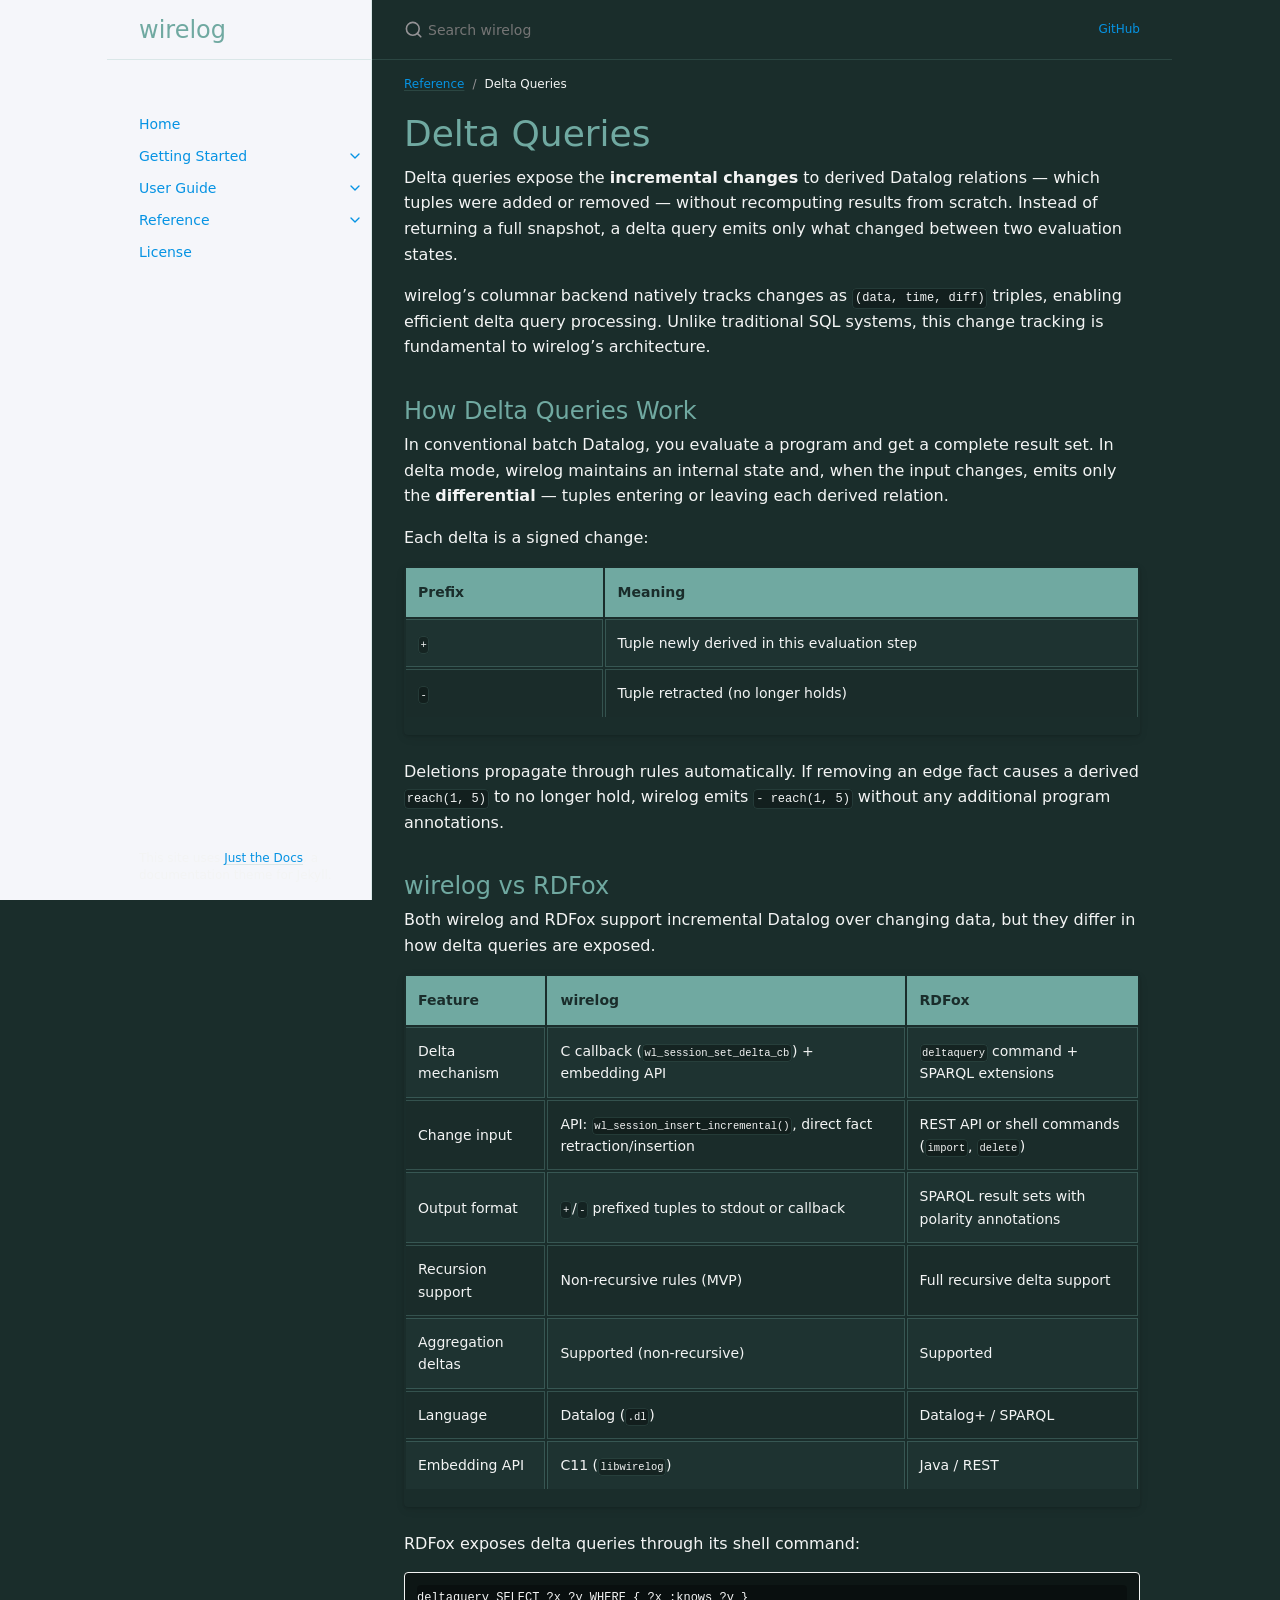
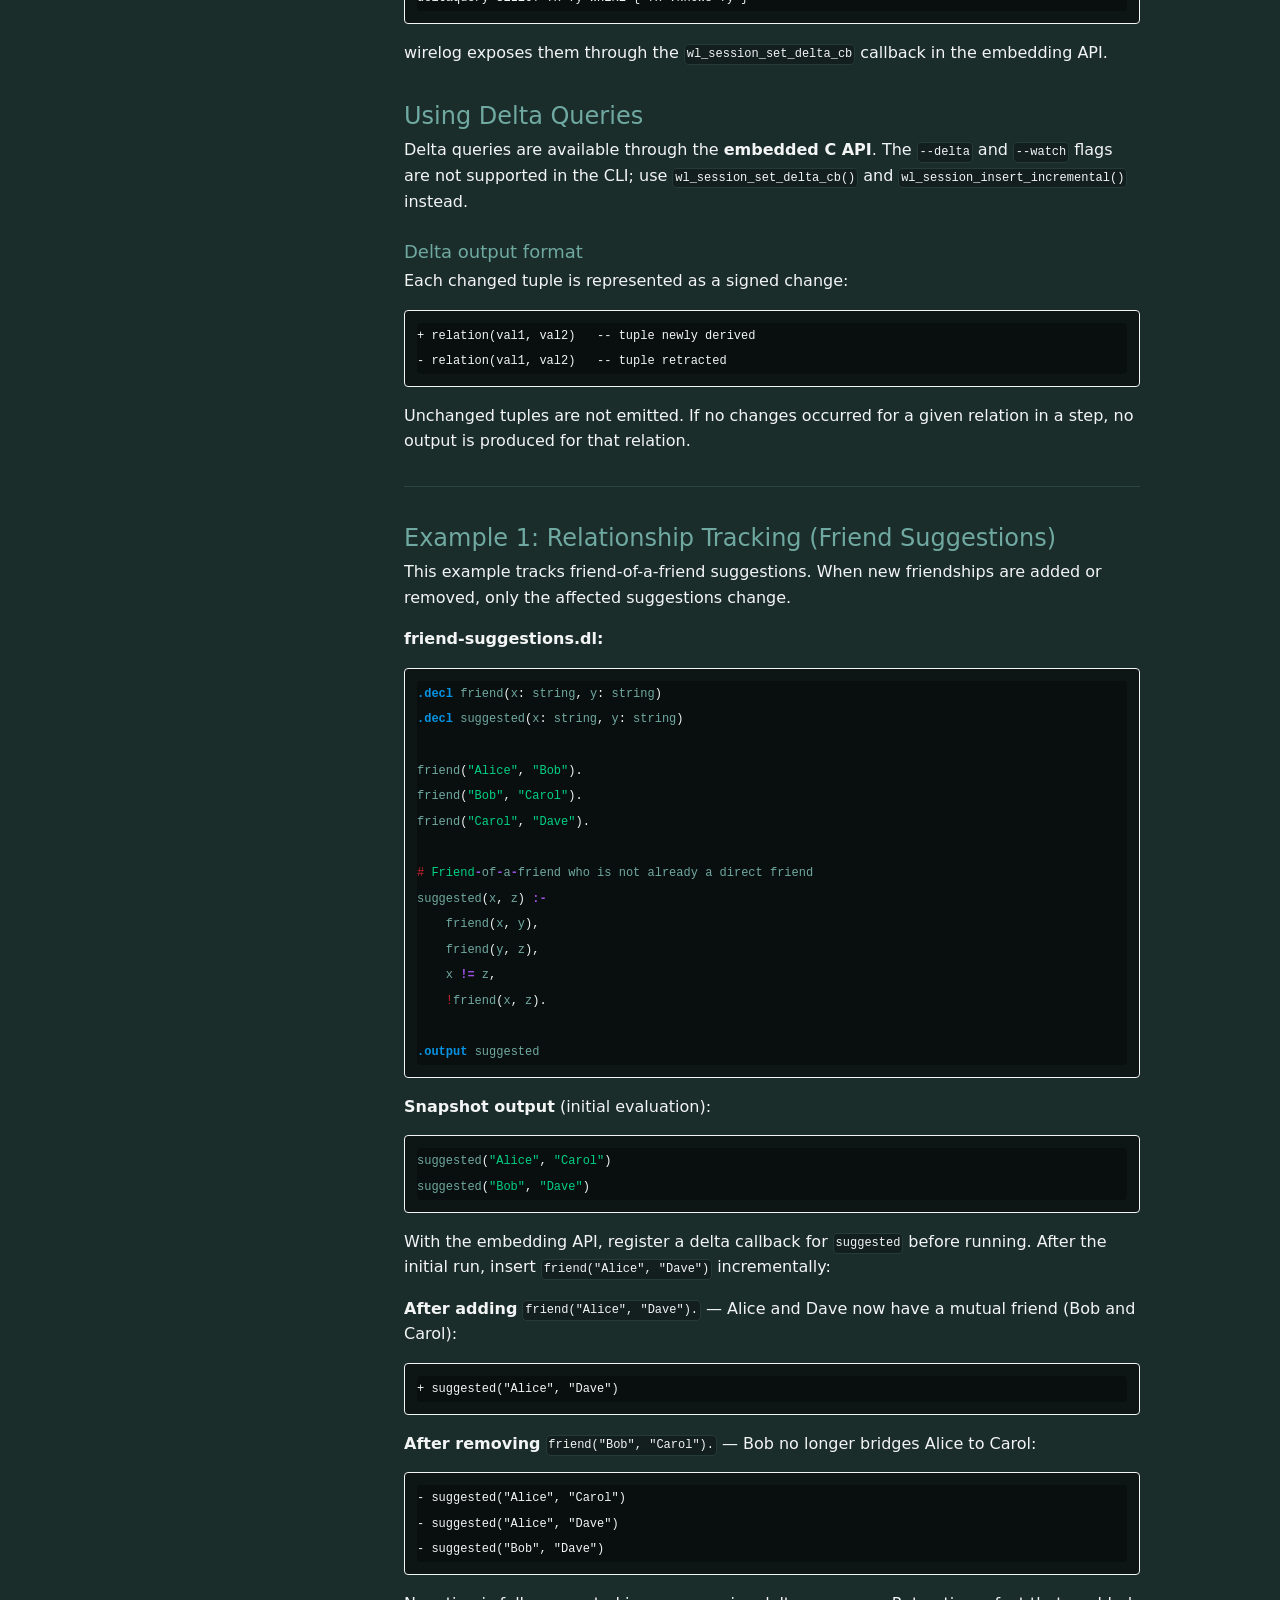
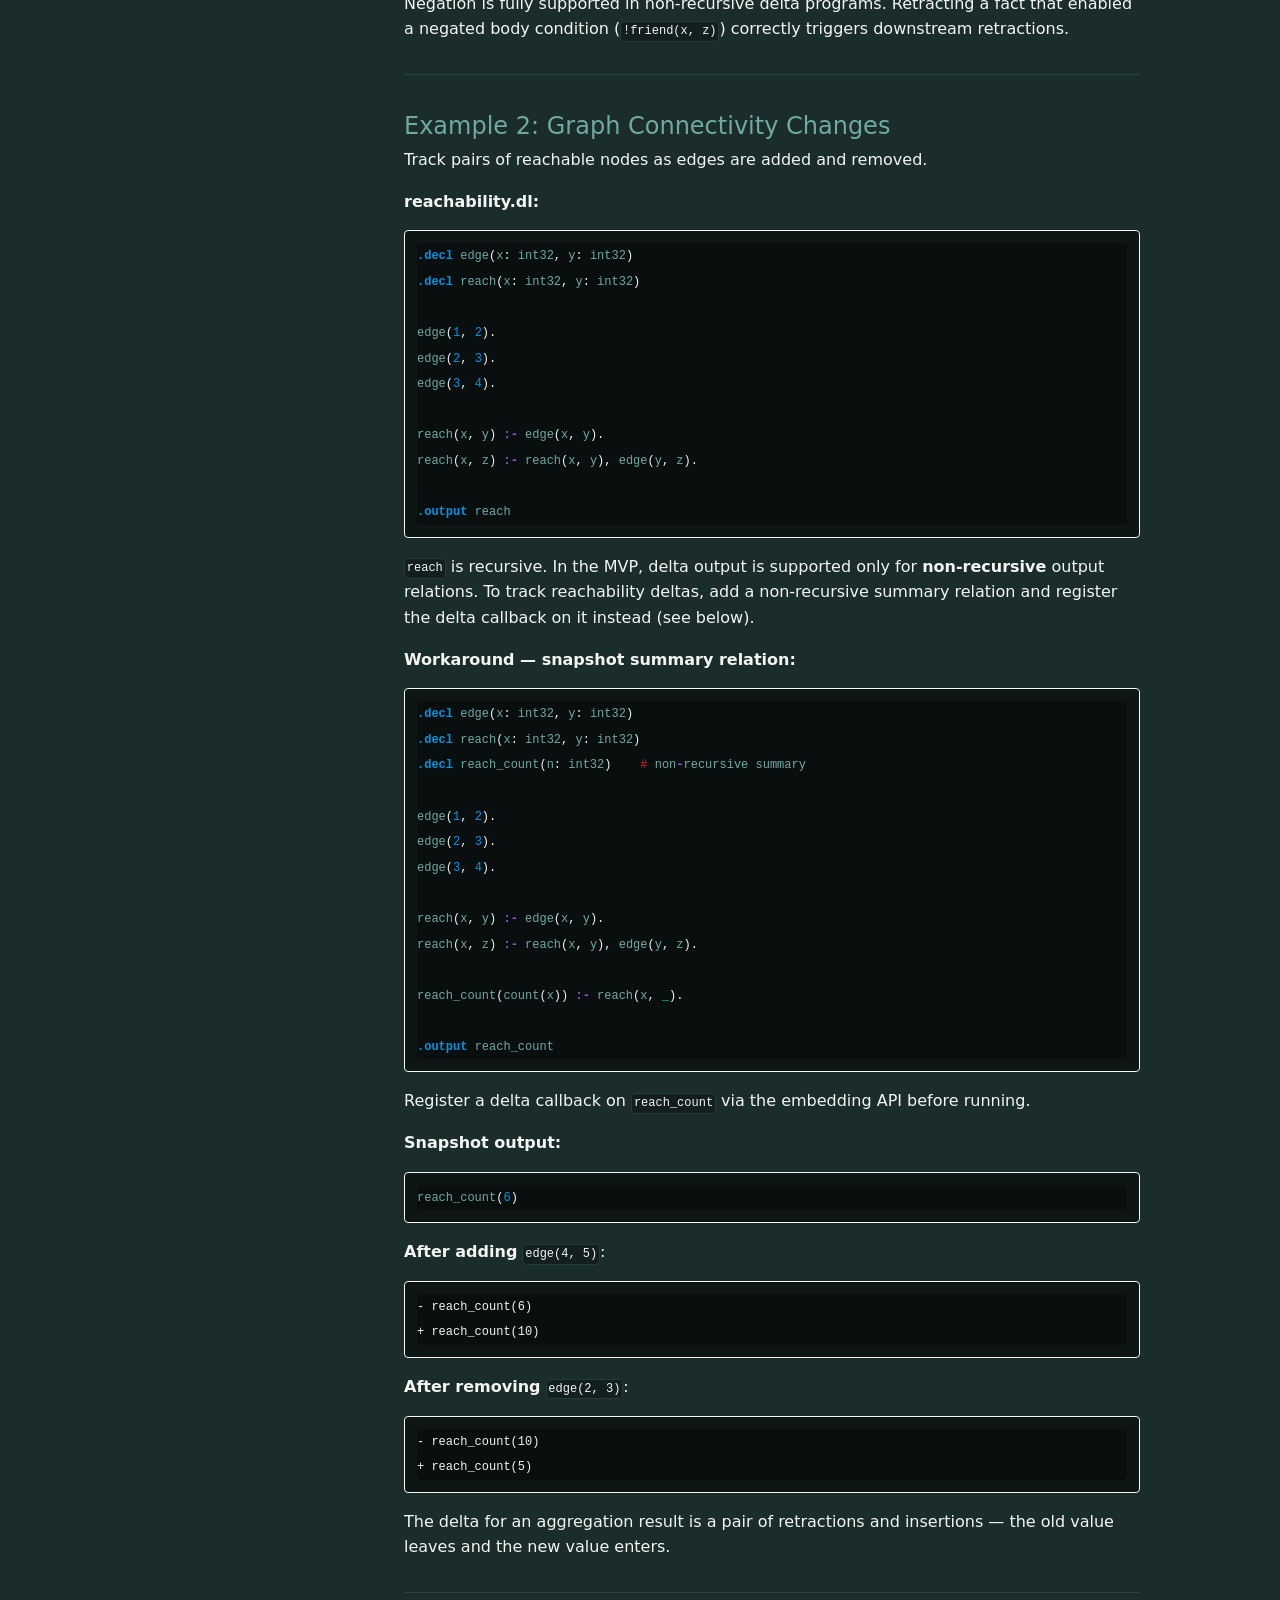
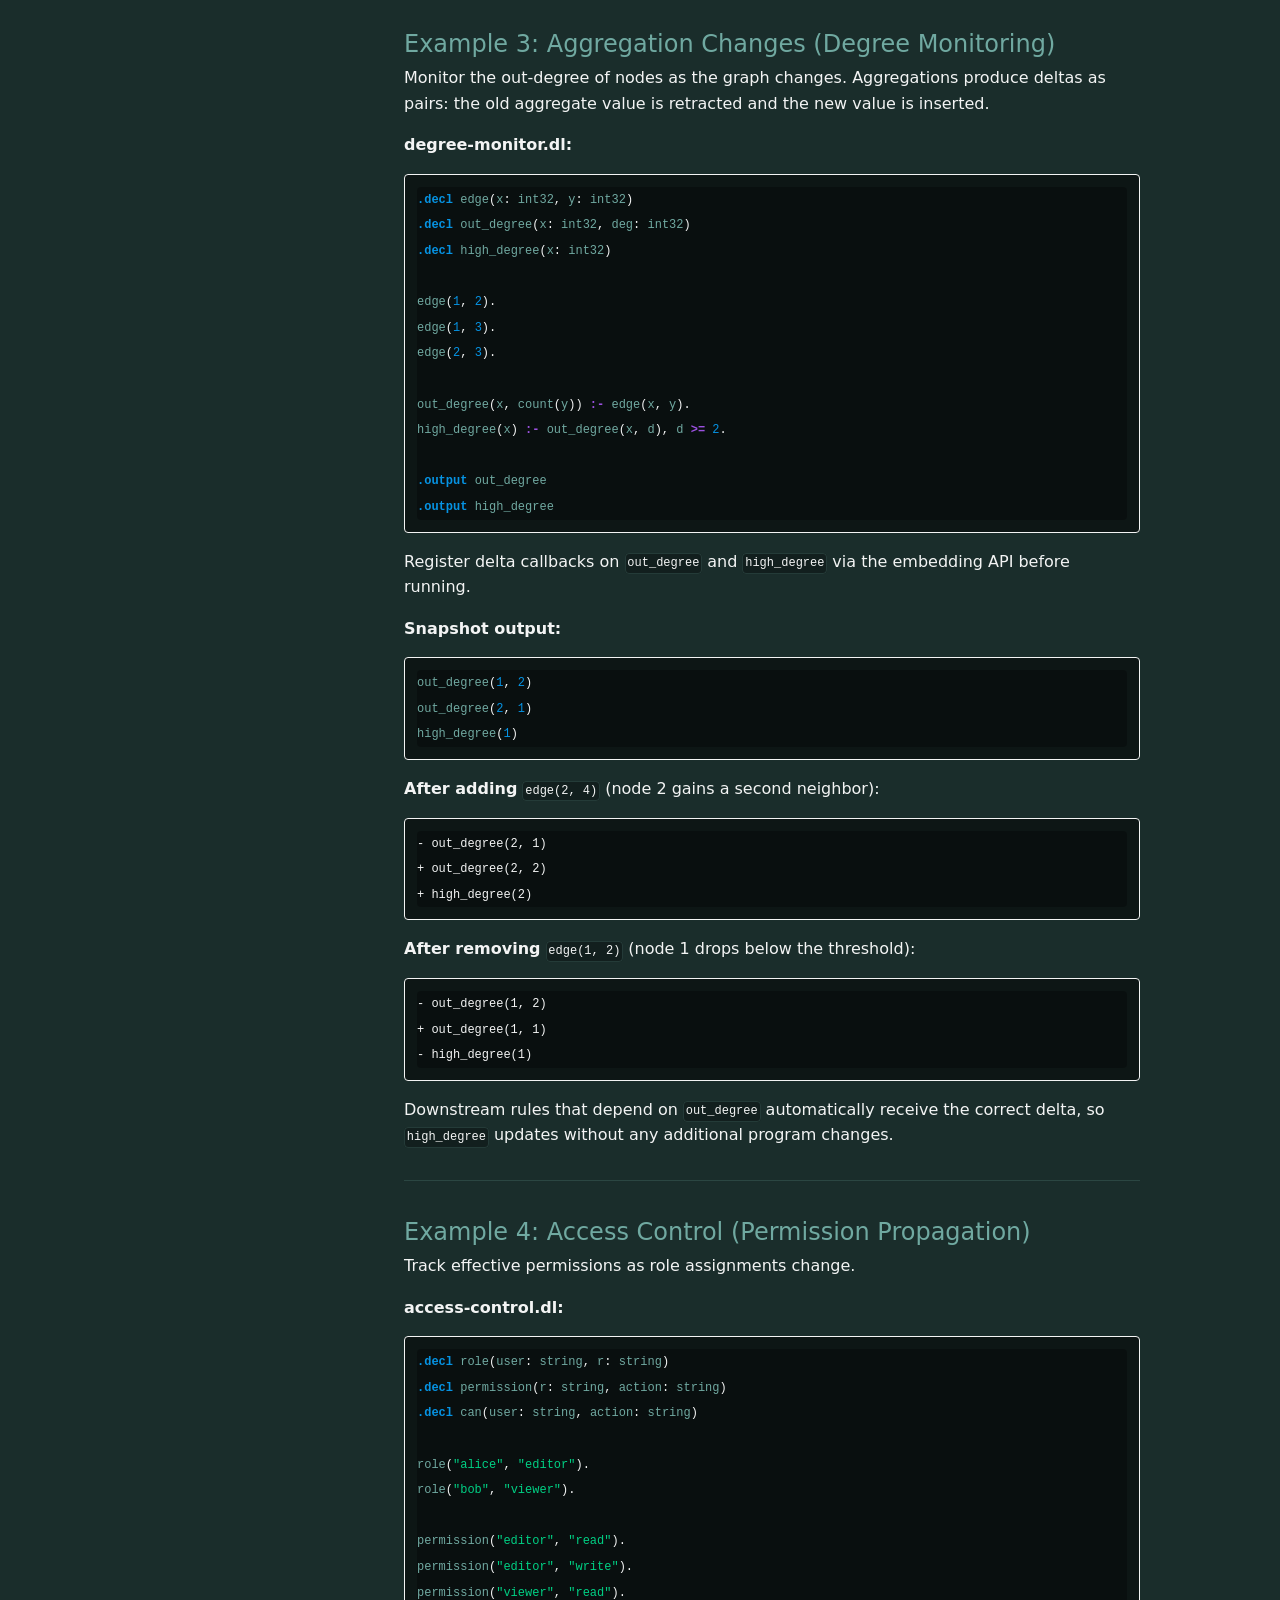
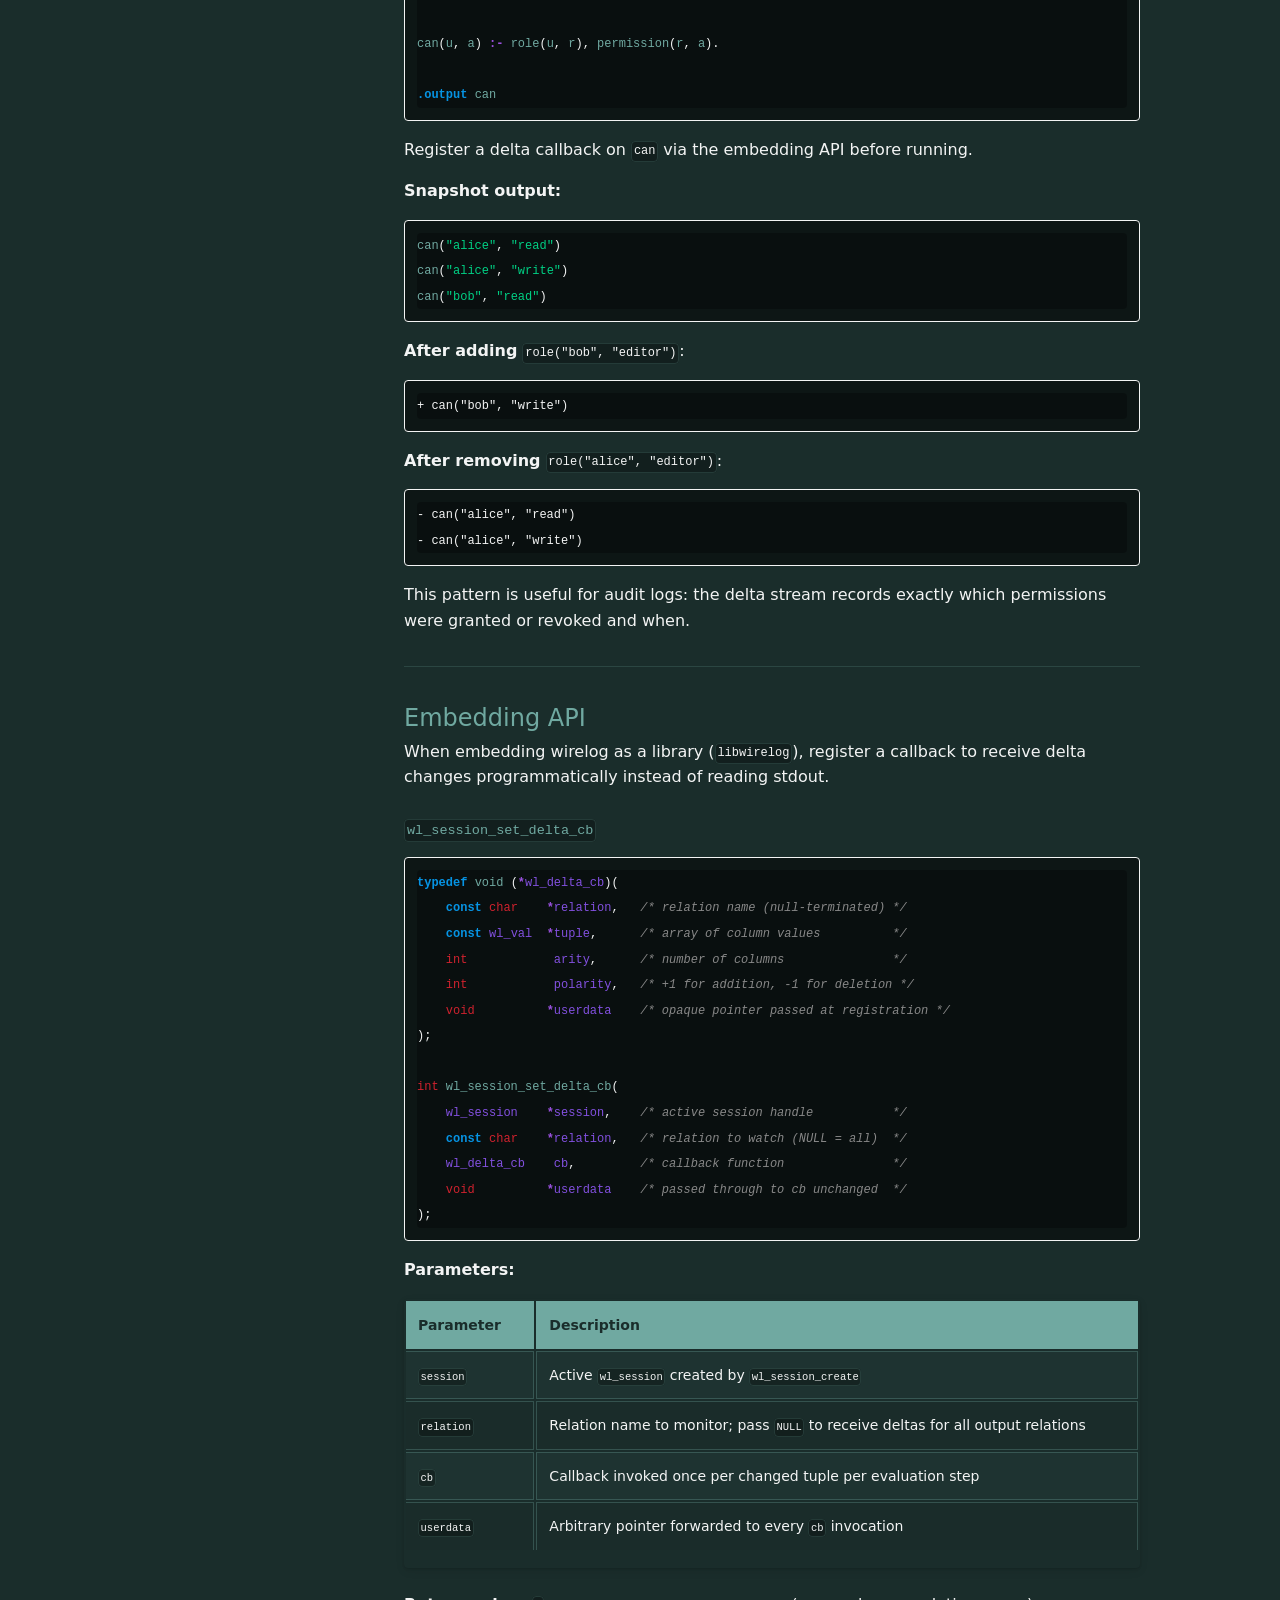
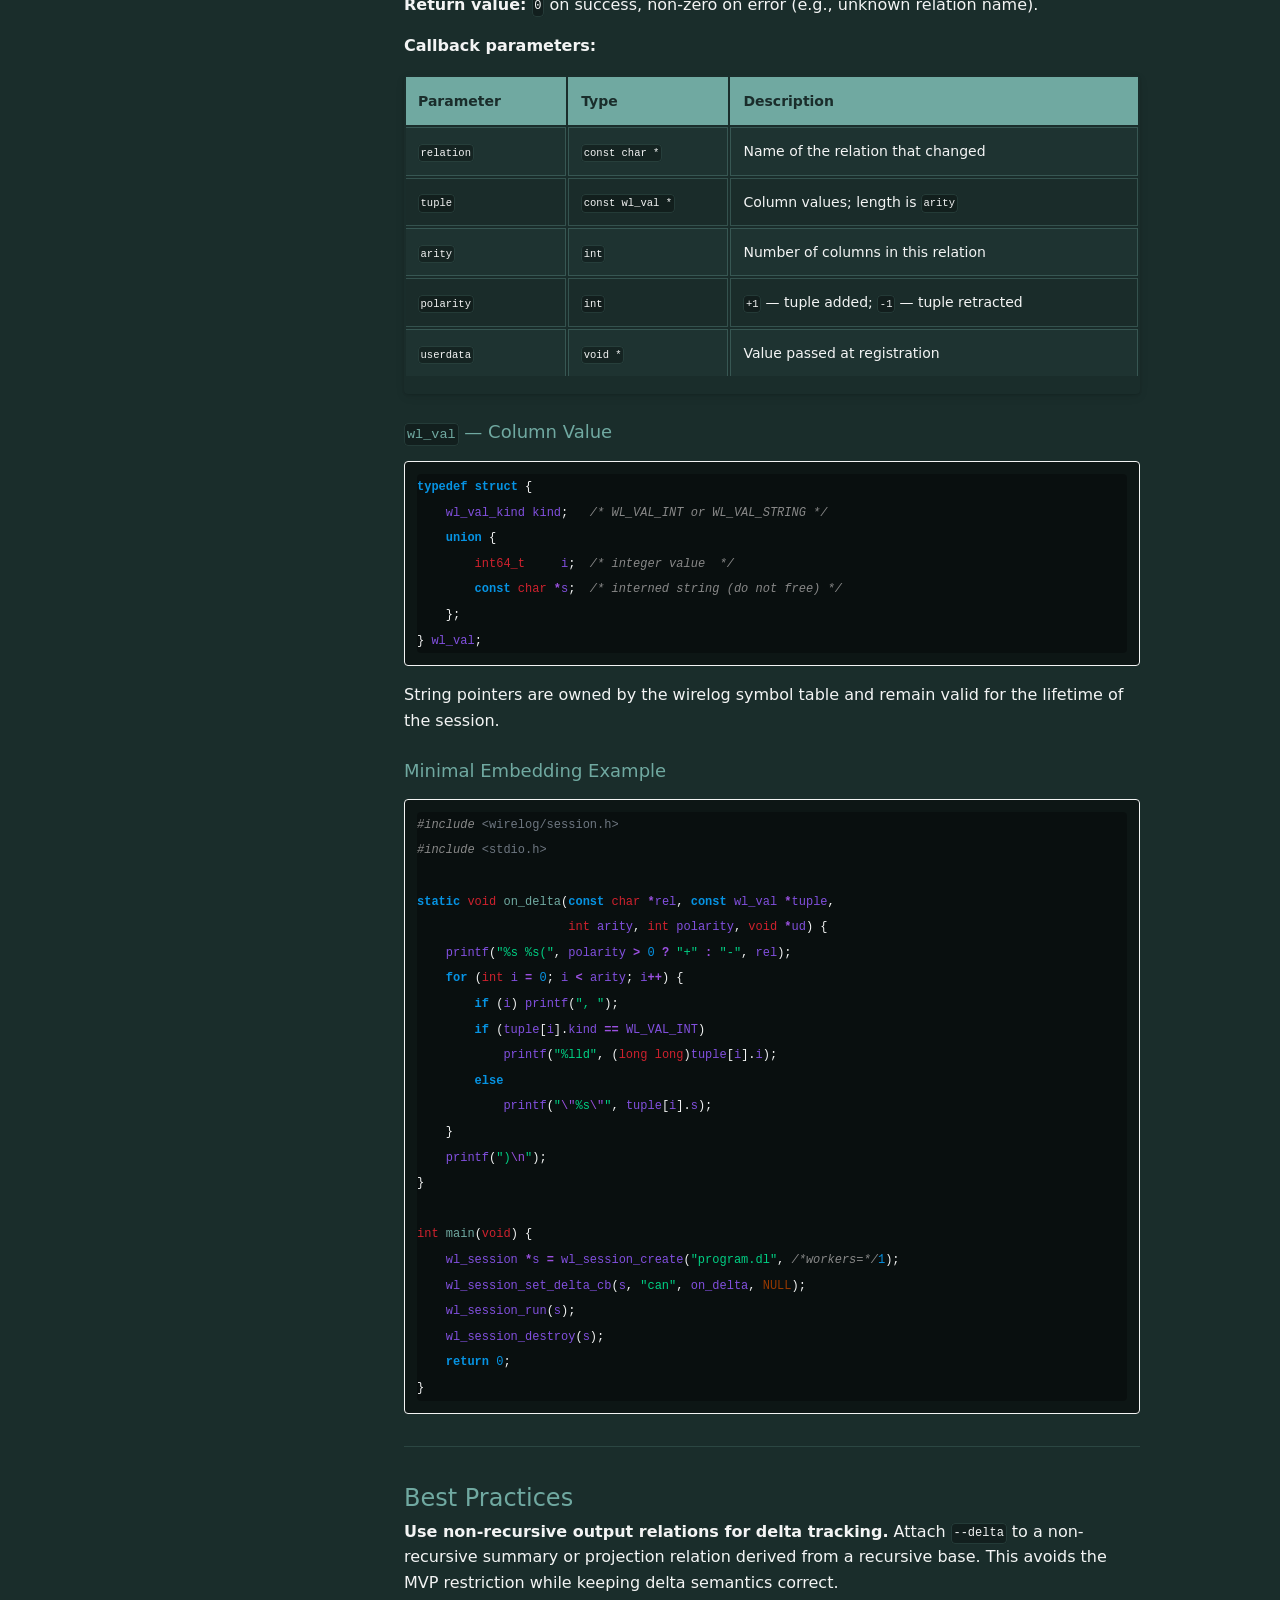
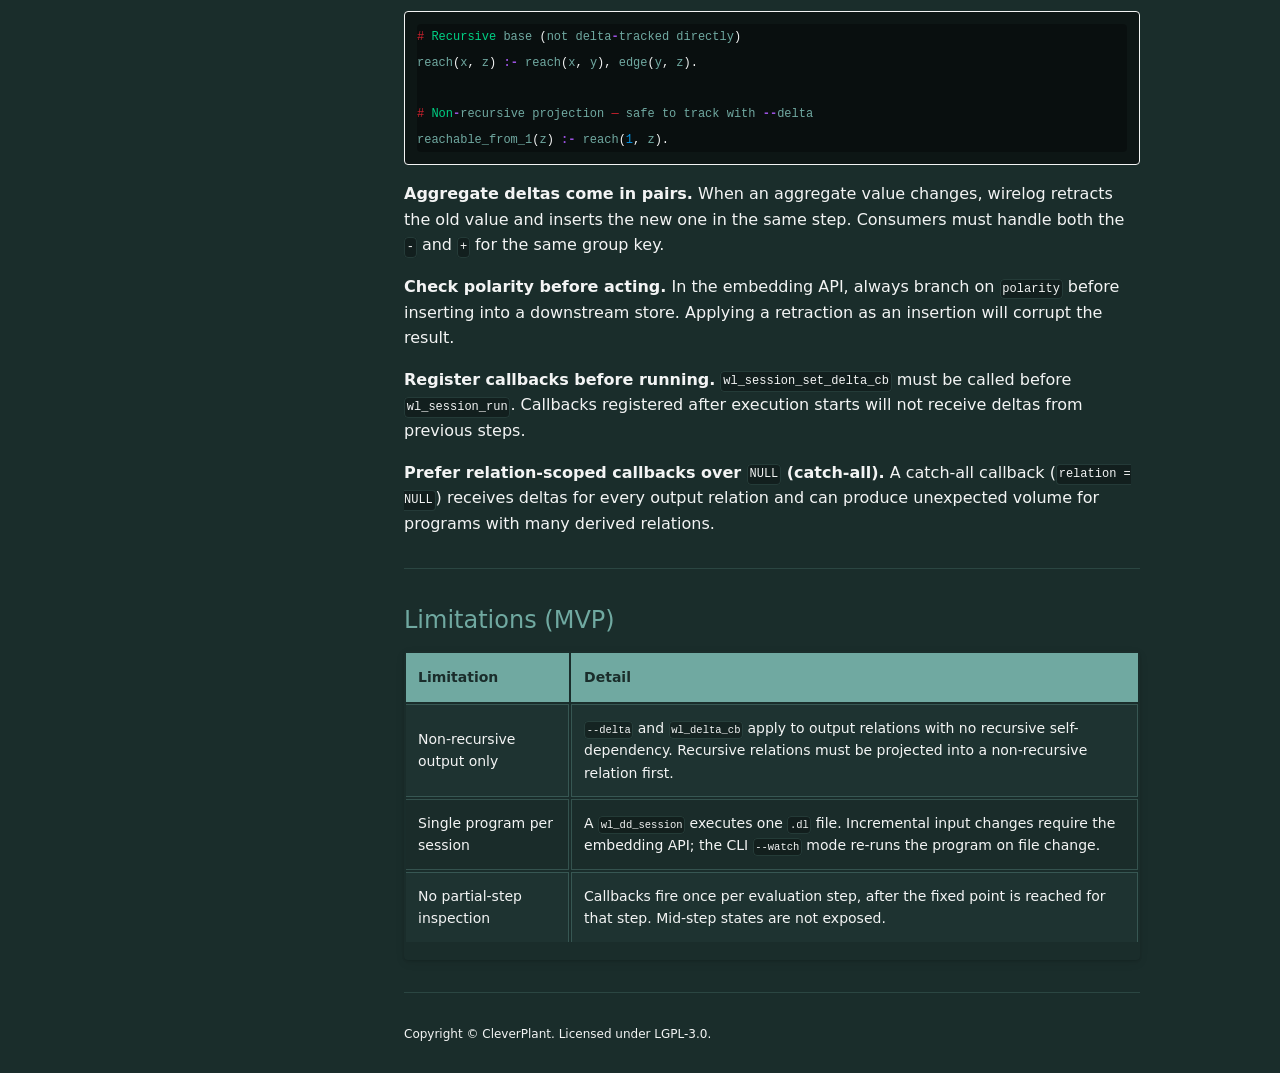
<file: wirelog/reference/delta-queries/index.html>
<!DOCTYPE html> <html lang="en-US"> <head> <meta charset="UTF-8"> <meta http-equiv="X-UA-Compatible" content="IE=Edge"> <link rel="stylesheet" href="/wirelog/assets/css/just-the-docs-default.css"> <link rel="stylesheet" href="/wirelog/assets/css/just-the-docs-head-nav.css" id="jtd-head-nav-stylesheet"> <style id="jtd-nav-activation"> .site-nav > ul.nav-list:first-child > li > a, .site-nav > ul.nav-list:first-child > li > ul > li:not(:nth-child(2)) > a, .site-nav > ul.nav-list:first-child > li > ul > li > ul > li a { background-image: none; } .site-nav > ul.nav-list:not(:first-child) a, .site-nav li.external a { background-image: none; } .site-nav > ul.nav-list:first-child > li:nth-child(4) > ul > li:nth-child(2) > a { font-weight: 600; text-decoration: none; }.site-nav > ul.nav-list:first-child > li:nth-child(4) > button svg, .site-nav > ul.nav-list:first-child > li:nth-child(4) > ul > li:nth-child(2) > button svg { transform: rotate(-90deg); }.site-nav > ul.nav-list:first-child > li.nav-list-item:nth-child(4) > ul.nav-list, .site-nav > ul.nav-list:first-child > li.nav-list-item:nth-child(4) > ul.nav-list > li.nav-list-item:nth-child(2) > ul.nav-list { display: block; } </style> <script src="/wirelog/assets/js/vendor/lunr.min.js"></script> <script src="/wirelog/assets/js/just-the-docs.js"></script> <meta name="viewport" content="width=device-width, initial-scale=1"> <!-- Begin Jekyll SEO tag v2.8.0 --> <title>Delta Queries | wirelog</title> <meta name="generator" content="Jekyll v4.4.1" /> <meta property="og:title" content="Delta Queries" /> <meta property="og:locale" content="en_US" /> <meta name="description" content="Embedded-to-Enterprise Datalog Engine" /> <meta property="og:description" content="Embedded-to-Enterprise Datalog Engine" /> <link rel="canonical" href="https://justinjoy.github.io/wirelog/reference/delta-queries/" /> <meta property="og:url" content="https://justinjoy.github.io/wirelog/reference/delta-queries/" /> <meta property="og:site_name" content="wirelog" /> <meta property="og:type" content="website" /> <meta name="twitter:card" content="summary" /> <meta property="twitter:title" content="Delta Queries" /> <script type="application/ld+json"> {"@context":"https://schema.org","@type":"WebPage","description":"Embedded-to-Enterprise Datalog Engine","headline":"Delta Queries","url":"https://justinjoy.github.io/wirelog/reference/delta-queries/"}</script> <!-- End Jekyll SEO tag --> </head> <body> <a class="skip-to-main" href="#main-content">Skip to main content</a> <svg xmlns="http://www.w3.org/2000/svg" class="d-none"> <symbol id="svg-link" viewBox="0 0 24 24"> <title>Link</title> <svg xmlns="http://www.w3.org/2000/svg" width="24" height="24" viewBox="0 0 24 24" fill="none" stroke="currentColor" stroke-width="2" stroke-linecap="round" stroke-linejoin="round" class="feather feather-link"> <path d="M10 13a5 5 0 0 0 7.54.54l3-3a5 5 0 0 0-7.07-7.07l-1.72 1.71"></path><path d="M14 11a5 5 0 0 0-7.54-.54l-3 3a5 5 0 0 0 7.07 7.07l1.71-1.71"></path> </svg> </symbol> <symbol id="svg-menu" viewBox="0 0 24 24"> <title>Menu</title> <svg xmlns="http://www.w3.org/2000/svg" width="24" height="24" viewBox="0 0 24 24" fill="none" stroke="currentColor" stroke-width="2" stroke-linecap="round" stroke-linejoin="round" class="feather feather-menu"> <line x1="3" y1="12" x2="21" y2="12"></line><line x1="3" y1="6" x2="21" y2="6"></line><line x1="3" y1="18" x2="21" y2="18"></line> </svg> </symbol> <symbol id="svg-arrow-right" viewBox="0 0 24 24"> <title>Expand</title> <svg xmlns="http://www.w3.org/2000/svg" width="24" height="24" viewBox="0 0 24 24" fill="none" stroke="currentColor" stroke-width="2" stroke-linecap="round" stroke-linejoin="round" class="feather feather-chevron-right"> <polyline points="9 18 15 12 9 6"></polyline> </svg> </symbol> <!-- Feather. MIT License: https://github.com/feathericons/feather/blob/master/LICENSE --> <symbol id="svg-external-link" width="24" height="24" viewBox="0 0 24 24" fill="none" stroke="currentColor" stroke-width="2" stroke-linecap="round" stroke-linejoin="round" class="feather feather-external-link"> <title id="svg-external-link-title">(external link)</title> <path d="M18 13v6a2 2 0 0 1-2 2H5a2 2 0 0 1-2-2V8a2 2 0 0 1 2-2h6"></path><polyline points="15 3 21 3 21 9"></polyline><line x1="10" y1="14" x2="21" y2="3"></line> </symbol> <symbol id="svg-doc" viewBox="0 0 24 24"> <title>Document</title> <svg xmlns="http://www.w3.org/2000/svg" width="24" height="24" viewBox="0 0 24 24" fill="none" stroke="currentColor" stroke-width="2" stroke-linecap="round" stroke-linejoin="round" class="feather feather-file"> <path d="M13 2H6a2 2 0 0 0-2 2v16a2 2 0 0 0 2 2h12a2 2 0 0 0 2-2V9z"></path><polyline points="13 2 13 9 20 9"></polyline> </svg> </symbol> <symbol id="svg-search" viewBox="0 0 24 24"> <title>Search</title> <svg xmlns="http://www.w3.org/2000/svg" width="24" height="24" viewBox="0 0 24 24" fill="none" stroke="currentColor" stroke-width="2" stroke-linecap="round" stroke-linejoin="round" class="feather feather-search"> <circle cx="11" cy="11" r="8"></circle><line x1="21" y1="21" x2="16.65" y2="16.65"></line> </svg> </symbol> <!-- Bootstrap Icons. MIT License: https://github.com/twbs/icons/blob/main/LICENSE.md --> <symbol id="svg-copy" viewBox="0 0 16 16"> <title>Copy</title> <svg xmlns="http://www.w3.org/2000/svg" width="16" height="16" fill="currentColor" class="bi bi-clipboard" viewBox="0 0 16 16"> <path d="M4 1.5H3a2 2 0 0 0-2 2V14a2 2 0 0 0 2 2h10a2 2 0 0 0 2-2V3.5a2 2 0 0 0-2-2h-1v1h1a1 1 0 0 1 1 1V14a1 1 0 0 1-1 1H3a1 1 0 0 1-1-1V3.5a1 1 0 0 1 1-1h1v-1z"/> <path d="M9.5 1a.5.5 0 0 1 .5.5v1a.5.5 0 0 1-.5.5h-3a.5.5 0 0 1-.5-.5v-1a.5.5 0 0 1 .5-.5h3zm-3-1A1.5 1.5 0 0 0 5 1.5v1A1.5 1.5 0 0 0 6.5 4h3A1.5 1.5 0 0 0 11 2.5v-1A1.5 1.5 0 0 0 9.5 0h-3z"/> </svg> </symbol> <symbol id="svg-copied" viewBox="0 0 16 16"> <title>Copied</title> <svg xmlns="http://www.w3.org/2000/svg" width="16" height="16" fill="currentColor" class="bi bi-clipboard-check-fill" viewBox="0 0 16 16"> <path d="M6.5 0A1.5 1.5 0 0 0 5 1.5v1A1.5 1.5 0 0 0 6.5 4h3A1.5 1.5 0 0 0 11 2.5v-1A1.5 1.5 0 0 0 9.5 0h-3Zm3 1a.5.5 0 0 1 .5.5v1a.5.5 0 0 1-.5.5h-3a.5.5 0 0 1-.5-.5v-1a.5.5 0 0 1 .5-.5h3Z"/> <path d="M4 1.5H3a2 2 0 0 0-2 2V14a2 2 0 0 0 2 2h10a2 2 0 0 0 2-2V3.5a2 2 0 0 0-2-2h-1v1A2.5 2.5 0 0 1 9.5 5h-3A2.5 2.5 0 0 1 4 2.5v-1Zm6.854 7.354-3 3a.5.5 0 0 1-.708 0l-1.5-1.5a.5.5 0 0 1 .708-.708L7.5 10.793l2.646-2.647a.5.5 0 0 1 .708.708Z"/> </svg> </symbol> </svg> <header class="side-bar"> <div class="site-header"> <a href="/wirelog/" class="site-title lh-tight"> wirelog </a> <button id="menu-button" class="site-button btn-reset" aria-label="Menu" aria-expanded="false"> <svg viewBox="0 0 24 24" class="icon" aria-hidden="true"><use xlink:href="#svg-menu"></use></svg> </button> </div> <nav aria-label="Main" id="site-nav" class="site-nav"> <ul class="nav-list"><li class="nav-list-item"><a href="/wirelog/" class="nav-list-link">Home</a></li><li class="nav-list-item"><button class="nav-list-expander btn-reset" aria-label="Getting Started submenu" aria-expanded="false"> <svg viewBox="0 0 24 24" aria-hidden="true"><use xlink:href="#svg-arrow-right"></use></svg> </button><a href="/wirelog/getting-started/" class="nav-list-link">Getting Started</a><ul class="nav-list"><li class="nav-list-item"><a href="/wirelog/getting-started/install/" class="nav-list-link">Installation</a></li><li class="nav-list-item"><a href="/wirelog/getting-started/tutorial/" class="nav-list-link">Tutorial</a></li></ul></li><li class="nav-list-item"><button class="nav-list-expander btn-reset" aria-label="User Guide submenu" aria-expanded="false"> <svg viewBox="0 0 24 24" aria-hidden="true"><use xlink:href="#svg-arrow-right"></use></svg> </button><a href="/wirelog/user-guide/" class="nav-list-link">User Guide</a><ul class="nav-list"><li class="nav-list-item"><a href="/wirelog/user-guide/examples/" class="nav-list-link">Examples</a></li><li class="nav-list-item"><a href="/wirelog/user-guide/access-control-audit/" class="nav-list-link">Use Case: Access Control Auditing</a></li><li class="nav-list-item"><a href="/wirelog/user-guide/cli/" class="nav-list-link">CLI Usage</a></li></ul></li><li class="nav-list-item"><button class="nav-list-expander btn-reset" aria-label="Reference submenu" aria-expanded="false"> <svg viewBox="0 0 24 24" aria-hidden="true"><use xlink:href="#svg-arrow-right"></use></svg> </button><a href="/wirelog/reference/" class="nav-list-link">Reference</a><ul class="nav-list"><li class="nav-list-item"><a href="/wirelog/reference/language/" class="nav-list-link">Language Reference</a></li><li class="nav-list-item"><a href="/wirelog/reference/delta-queries/" class="nav-list-link">Delta Queries</a></li></ul></li><li class="nav-list-item"><a href="/wirelog/license/" class="nav-list-link">License</a></li></ul> </nav> <div class="d-md-block d-none site-footer"> This site uses <a href="https://github.com/just-the-docs/just-the-docs">Just the Docs</a>, a documentation theme for Jekyll. </div> </header> <div class="main" id="top"> <div id="main-header" class="main-header"> <div class="search" role="search"> <div class="search-input-wrap"> <input type="text" id="search-input" class="search-input" tabindex="0" placeholder="Search wirelog" autocomplete="off"> <label for="search-input" class="search-label"> <span class="sr-only">Search wirelog</span> <svg viewBox="0 0 24 24" class="search-icon" aria-hidden="true"><use xlink:href="#svg-search"></use></svg> </label> </div> <div id="search-results" class="search-results"></div> </div> <nav aria-label="Auxiliary" class="aux-nav"> <ul class="aux-nav-list"> <li class="aux-nav-list-item"> <a href="https://github.com/justinjoy/wirelog" class="site-button" > GitHub </a> </li> </ul> </nav> </div> <div class="main-content-wrap"> <nav aria-label="Breadcrumb" class="breadcrumb-nav"> <ol class="breadcrumb-nav-list"> <li class="breadcrumb-nav-list-item"><a href="/wirelog/reference/">Reference</a></li> <li class="breadcrumb-nav-list-item"><span>Delta Queries</span></li> </ol> </nav> <div id="main-content" class="main-content"> <main> <h1 id="delta-queries"> <a href="#delta-queries" class="anchor-heading" aria-labelledby="delta-queries"><svg viewBox="0 0 16 16" aria-hidden="true"><use xlink:href="#svg-link"></use></svg></a> Delta Queries </h1> <p>Delta queries expose the <strong>incremental changes</strong> to derived Datalog relations — which tuples were added or removed — without recomputing results from scratch. Instead of returning a full snapshot, a delta query emits only what changed between two evaluation states.</p> <p>wirelog’s columnar backend natively tracks changes as <code class="language-plaintext highlighter-rouge">(data, time, diff)</code> triples, enabling efficient delta query processing. Unlike traditional SQL systems, this change tracking is fundamental to wirelog’s architecture.</p> <h2 id="how-delta-queries-work"> <a href="#how-delta-queries-work" class="anchor-heading" aria-labelledby="how-delta-queries-work"><svg viewBox="0 0 16 16" aria-hidden="true"><use xlink:href="#svg-link"></use></svg></a> How Delta Queries Work </h2> <p>In conventional batch Datalog, you evaluate a program and get a complete result set. In delta mode, wirelog maintains an internal state and, when the input changes, emits only the <strong>differential</strong> — tuples entering or leaving each derived relation.</p> <p>Each delta is a signed change:</p> <div class="table-wrapper"><table> <thead> <tr> <th>Prefix</th> <th>Meaning</th> </tr> </thead> <tbody> <tr> <td><code class="language-plaintext highlighter-rouge">+</code></td> <td>Tuple newly derived in this evaluation step</td> </tr> <tr> <td><code class="language-plaintext highlighter-rouge">-</code></td> <td>Tuple retracted (no longer holds)</td> </tr> </tbody> </table></div> <p>Deletions propagate through rules automatically. If removing an edge fact causes a derived <code class="language-plaintext highlighter-rouge">reach(1, 5)</code> to no longer hold, wirelog emits <code class="language-plaintext highlighter-rouge">- reach(1, 5)</code> without any additional program annotations.</p> <h2 id="wirelog-vs-rdfox"> <a href="#wirelog-vs-rdfox" class="anchor-heading" aria-labelledby="wirelog-vs-rdfox"><svg viewBox="0 0 16 16" aria-hidden="true"><use xlink:href="#svg-link"></use></svg></a> wirelog vs RDFox </h2> <p>Both wirelog and RDFox support incremental Datalog over changing data, but they differ in how delta queries are exposed.</p> <div class="table-wrapper"><table> <thead> <tr> <th>Feature</th> <th>wirelog</th> <th>RDFox</th> </tr> </thead> <tbody> <tr> <td>Delta mechanism</td> <td>C callback (<code class="language-plaintext highlighter-rouge">wl_session_set_delta_cb</code>) + embedding API</td> <td><code class="language-plaintext highlighter-rouge">deltaquery</code> command + SPARQL extensions</td> </tr> <tr> <td>Change input</td> <td>API: <code class="language-plaintext highlighter-rouge">wl_session_insert_incremental()</code>, direct fact retraction/insertion</td> <td>REST API or shell commands (<code class="language-plaintext highlighter-rouge">import</code>, <code class="language-plaintext highlighter-rouge">delete</code>)</td> </tr> <tr> <td>Output format</td> <td><code class="language-plaintext highlighter-rouge">+</code>/<code class="language-plaintext highlighter-rouge">-</code> prefixed tuples to stdout or callback</td> <td>SPARQL result sets with polarity annotations</td> </tr> <tr> <td>Recursion support</td> <td>Non-recursive rules (MVP)</td> <td>Full recursive delta support</td> </tr> <tr> <td>Aggregation deltas</td> <td>Supported (non-recursive)</td> <td>Supported</td> </tr> <tr> <td>Language</td> <td>Datalog (<code class="language-plaintext highlighter-rouge">.dl</code>)</td> <td>Datalog+ / SPARQL</td> </tr> <tr> <td>Embedding API</td> <td>C11 (<code class="language-plaintext highlighter-rouge">libwirelog</code>)</td> <td>Java / REST</td> </tr> </tbody> </table></div> <p>RDFox exposes delta queries through its shell command:</p> <div class="language-plaintext highlighter-rouge"><div class="highlight"><pre class="highlight"><code>deltaquery SELECT ?x ?y WHERE { ?x :knows ?y }
</code></pre></div></div> <p>wirelog exposes them through the <code class="language-plaintext highlighter-rouge">wl_session_set_delta_cb</code> callback in the embedding API.</p> <h2 id="using-delta-queries"> <a href="#using-delta-queries" class="anchor-heading" aria-labelledby="using-delta-queries"><svg viewBox="0 0 16 16" aria-hidden="true"><use xlink:href="#svg-link"></use></svg></a> Using Delta Queries </h2> <p>Delta queries are available through the <strong>embedded C API</strong>. The <code class="language-plaintext highlighter-rouge">--delta</code> and <code class="language-plaintext highlighter-rouge">--watch</code> flags are not supported in the CLI; use <code class="language-plaintext highlighter-rouge">wl_session_set_delta_cb()</code> and <code class="language-plaintext highlighter-rouge">wl_session_insert_incremental()</code> instead.</p> <h3 id="delta-output-format"> <a href="#delta-output-format" class="anchor-heading" aria-labelledby="delta-output-format"><svg viewBox="0 0 16 16" aria-hidden="true"><use xlink:href="#svg-link"></use></svg></a> Delta output format </h3> <p>Each changed tuple is represented as a signed change:</p> <div class="language-plaintext highlighter-rouge"><div class="highlight"><pre class="highlight"><code>+ relation(val1, val2)   -- tuple newly derived
- relation(val1, val2)   -- tuple retracted
</code></pre></div></div> <p>Unchanged tuples are not emitted. If no changes occurred for a given relation in a step, no output is produced for that relation.</p><hr /> <h2 id="example-1-relationship-tracking-friend-suggestions"> <a href="#example-1-relationship-tracking-friend-suggestions" class="anchor-heading" aria-labelledby="example-1-relationship-tracking-friend-suggestions"><svg viewBox="0 0 16 16" aria-hidden="true"><use xlink:href="#svg-link"></use></svg></a> Example 1: Relationship Tracking (Friend Suggestions) </h2> <p>This example tracks friend-of-a-friend suggestions. When new friendships are added or removed, only the affected suggestions change.</p> <p><strong>friend-suggestions.dl:</strong></p> <div class="language-dl highlighter-rouge"><div class="highlight"><pre class="highlight"><code><span class="kd">.decl</span><span class="w"> </span><span class="nf">friend</span><span class="p">(</span><span class="nf">x</span><span class="p">:</span><span class="w"> </span><span class="nf">string</span><span class="p">,</span><span class="w"> </span><span class="nf">y</span><span class="p">:</span><span class="w"> </span><span class="nf">string</span><span class="p">)</span><span class="w">
</span><span class="kd">.decl</span><span class="w"> </span><span class="nf">suggested</span><span class="p">(</span><span class="nf">x</span><span class="p">:</span><span class="w"> </span><span class="nf">string</span><span class="p">,</span><span class="w"> </span><span class="nf">y</span><span class="p">:</span><span class="w"> </span><span class="nf">string</span><span class="p">)</span><span class="w">

</span><span class="nf">friend</span><span class="p">(</span><span class="s2">"Alice"</span><span class="p">,</span><span class="w"> </span><span class="s2">"Bob"</span><span class="p">).</span><span class="w">
</span><span class="nf">friend</span><span class="p">(</span><span class="s2">"Bob"</span><span class="p">,</span><span class="w"> </span><span class="s2">"Carol"</span><span class="p">).</span><span class="w">
</span><span class="nf">friend</span><span class="p">(</span><span class="s2">"Carol"</span><span class="p">,</span><span class="w"> </span><span class="s2">"Dave"</span><span class="p">).</span><span class="w">

</span><span class="err">#</span><span class="w"> </span><span class="nv">Friend</span><span class="o">-</span><span class="nf">of</span><span class="o">-</span><span class="nf">a</span><span class="o">-</span><span class="nf">friend</span><span class="w"> </span><span class="nf">who</span><span class="w"> </span><span class="nf">is</span><span class="w"> </span><span class="nf">not</span><span class="w"> </span><span class="nf">already</span><span class="w"> </span><span class="nf">a</span><span class="w"> </span><span class="nf">direct</span><span class="w"> </span><span class="nf">friend</span><span class="w">
</span><span class="nf">suggested</span><span class="p">(</span><span class="nf">x</span><span class="p">,</span><span class="w"> </span><span class="nf">z</span><span class="p">)</span><span class="w"> </span><span class="o">:-</span><span class="w">
    </span><span class="nf">friend</span><span class="p">(</span><span class="nf">x</span><span class="p">,</span><span class="w"> </span><span class="nf">y</span><span class="p">),</span><span class="w">
    </span><span class="nf">friend</span><span class="p">(</span><span class="nf">y</span><span class="p">,</span><span class="w"> </span><span class="nf">z</span><span class="p">),</span><span class="w">
    </span><span class="nf">x</span><span class="w"> </span><span class="o">!=</span><span class="w"> </span><span class="nf">z</span><span class="p">,</span><span class="w">
    </span><span class="err">!</span><span class="nf">friend</span><span class="p">(</span><span class="nf">x</span><span class="p">,</span><span class="w"> </span><span class="nf">z</span><span class="p">).</span><span class="w">

</span><span class="kd">.output</span><span class="w"> </span><span class="nf">suggested</span><span class="w">
</span></code></pre></div></div> <p><strong>Snapshot output</strong> (initial evaluation):</p> <div class="language-dl highlighter-rouge"><div class="highlight"><pre class="highlight"><code><span class="nf">suggested</span><span class="p">(</span><span class="s2">"Alice"</span><span class="p">,</span><span class="w"> </span><span class="s2">"Carol"</span><span class="p">)</span><span class="w">
</span><span class="nf">suggested</span><span class="p">(</span><span class="s2">"Bob"</span><span class="p">,</span><span class="w"> </span><span class="s2">"Dave"</span><span class="p">)</span><span class="w">
</span></code></pre></div></div> <p>With the embedding API, register a delta callback for <code class="language-plaintext highlighter-rouge">suggested</code> before running. After the initial run, insert <code class="language-plaintext highlighter-rouge">friend("Alice", "Dave")</code> incrementally:</p> <p><strong>After adding</strong> <code class="language-plaintext highlighter-rouge">friend("Alice", "Dave").</code> — Alice and Dave now have a mutual friend (Bob and Carol):</p> <div class="language-plaintext highlighter-rouge"><div class="highlight"><pre class="highlight"><code>+ suggested("Alice", "Dave")
</code></pre></div></div> <p><strong>After removing</strong> <code class="language-plaintext highlighter-rouge">friend("Bob", "Carol").</code> — Bob no longer bridges Alice to Carol:</p> <div class="language-plaintext highlighter-rouge"><div class="highlight"><pre class="highlight"><code>- suggested("Alice", "Carol")
- suggested("Alice", "Dave")
- suggested("Bob", "Dave")
</code></pre></div></div> <p class="note">Negation is fully supported in non-recursive delta programs. Retracting a fact that enabled a negated body condition (<code class="language-plaintext highlighter-rouge">!friend(x, z)</code>) correctly triggers downstream retractions.</p><hr /> <h2 id="example-2-graph-connectivity-changes"> <a href="#example-2-graph-connectivity-changes" class="anchor-heading" aria-labelledby="example-2-graph-connectivity-changes"><svg viewBox="0 0 16 16" aria-hidden="true"><use xlink:href="#svg-link"></use></svg></a> Example 2: Graph Connectivity Changes </h2> <p>Track pairs of reachable nodes as edges are added and removed.</p> <p><strong>reachability.dl:</strong></p> <div class="language-dl highlighter-rouge"><div class="highlight"><pre class="highlight"><code><span class="kd">.decl</span><span class="w"> </span><span class="nf">edge</span><span class="p">(</span><span class="nf">x</span><span class="p">:</span><span class="w"> </span><span class="nf">int32</span><span class="p">,</span><span class="w"> </span><span class="nf">y</span><span class="p">:</span><span class="w"> </span><span class="nf">int32</span><span class="p">)</span><span class="w">
</span><span class="kd">.decl</span><span class="w"> </span><span class="nf">reach</span><span class="p">(</span><span class="nf">x</span><span class="p">:</span><span class="w"> </span><span class="nf">int32</span><span class="p">,</span><span class="w"> </span><span class="nf">y</span><span class="p">:</span><span class="w"> </span><span class="nf">int32</span><span class="p">)</span><span class="w">

</span><span class="nf">edge</span><span class="p">(</span><span class="mi">1</span><span class="p">,</span><span class="w"> </span><span class="mi">2</span><span class="p">).</span><span class="w">
</span><span class="nf">edge</span><span class="p">(</span><span class="mi">2</span><span class="p">,</span><span class="w"> </span><span class="mi">3</span><span class="p">).</span><span class="w">
</span><span class="nf">edge</span><span class="p">(</span><span class="mi">3</span><span class="p">,</span><span class="w"> </span><span class="mi">4</span><span class="p">).</span><span class="w">

</span><span class="nf">reach</span><span class="p">(</span><span class="nf">x</span><span class="p">,</span><span class="w"> </span><span class="nf">y</span><span class="p">)</span><span class="w"> </span><span class="o">:-</span><span class="w"> </span><span class="nf">edge</span><span class="p">(</span><span class="nf">x</span><span class="p">,</span><span class="w"> </span><span class="nf">y</span><span class="p">).</span><span class="w">
</span><span class="nf">reach</span><span class="p">(</span><span class="nf">x</span><span class="p">,</span><span class="w"> </span><span class="nf">z</span><span class="p">)</span><span class="w"> </span><span class="o">:-</span><span class="w"> </span><span class="nf">reach</span><span class="p">(</span><span class="nf">x</span><span class="p">,</span><span class="w"> </span><span class="nf">y</span><span class="p">),</span><span class="w"> </span><span class="nf">edge</span><span class="p">(</span><span class="nf">y</span><span class="p">,</span><span class="w"> </span><span class="nf">z</span><span class="p">).</span><span class="w">

</span><span class="kd">.output</span><span class="w"> </span><span class="nf">reach</span><span class="w">
</span></code></pre></div></div> <p class="warning"><code class="language-plaintext highlighter-rouge">reach</code> is recursive. In the MVP, delta output is supported only for <strong>non-recursive</strong> output relations. To track reachability deltas, add a non-recursive summary relation and register the delta callback on it instead (see below).</p> <p><strong>Workaround — snapshot summary relation:</strong></p> <div class="language-dl highlighter-rouge"><div class="highlight"><pre class="highlight"><code><span class="kd">.decl</span><span class="w"> </span><span class="nf">edge</span><span class="p">(</span><span class="nf">x</span><span class="p">:</span><span class="w"> </span><span class="nf">int32</span><span class="p">,</span><span class="w"> </span><span class="nf">y</span><span class="p">:</span><span class="w"> </span><span class="nf">int32</span><span class="p">)</span><span class="w">
</span><span class="kd">.decl</span><span class="w"> </span><span class="nf">reach</span><span class="p">(</span><span class="nf">x</span><span class="p">:</span><span class="w"> </span><span class="nf">int32</span><span class="p">,</span><span class="w"> </span><span class="nf">y</span><span class="p">:</span><span class="w"> </span><span class="nf">int32</span><span class="p">)</span><span class="w">
</span><span class="kd">.decl</span><span class="w"> </span><span class="nf">reach_count</span><span class="p">(</span><span class="nf">n</span><span class="p">:</span><span class="w"> </span><span class="nf">int32</span><span class="p">)</span><span class="w">    </span><span class="err">#</span><span class="w"> </span><span class="nf">non</span><span class="o">-</span><span class="nf">recursive</span><span class="w"> </span><span class="nf">summary</span><span class="w">

</span><span class="nf">edge</span><span class="p">(</span><span class="mi">1</span><span class="p">,</span><span class="w"> </span><span class="mi">2</span><span class="p">).</span><span class="w">
</span><span class="nf">edge</span><span class="p">(</span><span class="mi">2</span><span class="p">,</span><span class="w"> </span><span class="mi">3</span><span class="p">).</span><span class="w">
</span><span class="nf">edge</span><span class="p">(</span><span class="mi">3</span><span class="p">,</span><span class="w"> </span><span class="mi">4</span><span class="p">).</span><span class="w">

</span><span class="nf">reach</span><span class="p">(</span><span class="nf">x</span><span class="p">,</span><span class="w"> </span><span class="nf">y</span><span class="p">)</span><span class="w"> </span><span class="o">:-</span><span class="w"> </span><span class="nf">edge</span><span class="p">(</span><span class="nf">x</span><span class="p">,</span><span class="w"> </span><span class="nf">y</span><span class="p">).</span><span class="w">
</span><span class="nf">reach</span><span class="p">(</span><span class="nf">x</span><span class="p">,</span><span class="w"> </span><span class="nf">z</span><span class="p">)</span><span class="w"> </span><span class="o">:-</span><span class="w"> </span><span class="nf">reach</span><span class="p">(</span><span class="nf">x</span><span class="p">,</span><span class="w"> </span><span class="nf">y</span><span class="p">),</span><span class="w"> </span><span class="nf">edge</span><span class="p">(</span><span class="nf">y</span><span class="p">,</span><span class="w"> </span><span class="nf">z</span><span class="p">).</span><span class="w">

</span><span class="nf">reach_count</span><span class="p">(</span><span class="nf">count</span><span class="p">(</span><span class="nf">x</span><span class="p">))</span><span class="w"> </span><span class="o">:-</span><span class="w"> </span><span class="nf">reach</span><span class="p">(</span><span class="nf">x</span><span class="p">,</span><span class="w"> </span><span class="nv">_</span><span class="p">).</span><span class="w">

</span><span class="kd">.output</span><span class="w"> </span><span class="nf">reach_count</span><span class="w">
</span></code></pre></div></div> <p>Register a delta callback on <code class="language-plaintext highlighter-rouge">reach_count</code> via the embedding API before running.</p> <p><strong>Snapshot output:</strong></p> <div class="language-dl highlighter-rouge"><div class="highlight"><pre class="highlight"><code><span class="nf">reach_count</span><span class="p">(</span><span class="mi">6</span><span class="p">)</span><span class="w">
</span></code></pre></div></div> <p><strong>After adding</strong> <code class="language-plaintext highlighter-rouge">edge(4, 5)</code>:</p> <div class="language-plaintext highlighter-rouge"><div class="highlight"><pre class="highlight"><code>- reach_count(6)
+ reach_count(10)
</code></pre></div></div> <p><strong>After removing</strong> <code class="language-plaintext highlighter-rouge">edge(2, 3)</code>:</p> <div class="language-plaintext highlighter-rouge"><div class="highlight"><pre class="highlight"><code>- reach_count(10)
+ reach_count(5)
</code></pre></div></div> <p>The delta for an aggregation result is a pair of retractions and insertions — the old value leaves and the new value enters.</p><hr /> <h2 id="example-3-aggregation-changes-degree-monitoring"> <a href="#example-3-aggregation-changes-degree-monitoring" class="anchor-heading" aria-labelledby="example-3-aggregation-changes-degree-monitoring"><svg viewBox="0 0 16 16" aria-hidden="true"><use xlink:href="#svg-link"></use></svg></a> Example 3: Aggregation Changes (Degree Monitoring) </h2> <p>Monitor the out-degree of nodes as the graph changes. Aggregations produce deltas as pairs: the old aggregate value is retracted and the new value is inserted.</p> <p><strong>degree-monitor.dl:</strong></p> <div class="language-dl highlighter-rouge"><div class="highlight"><pre class="highlight"><code><span class="kd">.decl</span><span class="w"> </span><span class="nf">edge</span><span class="p">(</span><span class="nf">x</span><span class="p">:</span><span class="w"> </span><span class="nf">int32</span><span class="p">,</span><span class="w"> </span><span class="nf">y</span><span class="p">:</span><span class="w"> </span><span class="nf">int32</span><span class="p">)</span><span class="w">
</span><span class="kd">.decl</span><span class="w"> </span><span class="nf">out_degree</span><span class="p">(</span><span class="nf">x</span><span class="p">:</span><span class="w"> </span><span class="nf">int32</span><span class="p">,</span><span class="w"> </span><span class="nf">deg</span><span class="p">:</span><span class="w"> </span><span class="nf">int32</span><span class="p">)</span><span class="w">
</span><span class="kd">.decl</span><span class="w"> </span><span class="nf">high_degree</span><span class="p">(</span><span class="nf">x</span><span class="p">:</span><span class="w"> </span><span class="nf">int32</span><span class="p">)</span><span class="w">

</span><span class="nf">edge</span><span class="p">(</span><span class="mi">1</span><span class="p">,</span><span class="w"> </span><span class="mi">2</span><span class="p">).</span><span class="w">
</span><span class="nf">edge</span><span class="p">(</span><span class="mi">1</span><span class="p">,</span><span class="w"> </span><span class="mi">3</span><span class="p">).</span><span class="w">
</span><span class="nf">edge</span><span class="p">(</span><span class="mi">2</span><span class="p">,</span><span class="w"> </span><span class="mi">3</span><span class="p">).</span><span class="w">

</span><span class="nf">out_degree</span><span class="p">(</span><span class="nf">x</span><span class="p">,</span><span class="w"> </span><span class="nf">count</span><span class="p">(</span><span class="nf">y</span><span class="p">))</span><span class="w"> </span><span class="o">:-</span><span class="w"> </span><span class="nf">edge</span><span class="p">(</span><span class="nf">x</span><span class="p">,</span><span class="w"> </span><span class="nf">y</span><span class="p">).</span><span class="w">
</span><span class="nf">high_degree</span><span class="p">(</span><span class="nf">x</span><span class="p">)</span><span class="w"> </span><span class="o">:-</span><span class="w"> </span><span class="nf">out_degree</span><span class="p">(</span><span class="nf">x</span><span class="p">,</span><span class="w"> </span><span class="nf">d</span><span class="p">),</span><span class="w"> </span><span class="nf">d</span><span class="w"> </span><span class="o">&gt;=</span><span class="w"> </span><span class="mi">2</span><span class="p">.</span><span class="w">

</span><span class="kd">.output</span><span class="w"> </span><span class="nf">out_degree</span><span class="w">
</span><span class="kd">.output</span><span class="w"> </span><span class="nf">high_degree</span><span class="w">
</span></code></pre></div></div> <p>Register delta callbacks on <code class="language-plaintext highlighter-rouge">out_degree</code> and <code class="language-plaintext highlighter-rouge">high_degree</code> via the embedding API before running.</p> <p><strong>Snapshot output:</strong></p> <div class="language-dl highlighter-rouge"><div class="highlight"><pre class="highlight"><code><span class="nf">out_degree</span><span class="p">(</span><span class="mi">1</span><span class="p">,</span><span class="w"> </span><span class="mi">2</span><span class="p">)</span><span class="w">
</span><span class="nf">out_degree</span><span class="p">(</span><span class="mi">2</span><span class="p">,</span><span class="w"> </span><span class="mi">1</span><span class="p">)</span><span class="w">
</span><span class="nf">high_degree</span><span class="p">(</span><span class="mi">1</span><span class="p">)</span><span class="w">
</span></code></pre></div></div> <p><strong>After adding</strong> <code class="language-plaintext highlighter-rouge">edge(2, 4)</code> (node 2 gains a second neighbor):</p> <div class="language-plaintext highlighter-rouge"><div class="highlight"><pre class="highlight"><code>- out_degree(2, 1)
+ out_degree(2, 2)
+ high_degree(2)
</code></pre></div></div> <p><strong>After removing</strong> <code class="language-plaintext highlighter-rouge">edge(1, 2)</code> (node 1 drops below the threshold):</p> <div class="language-plaintext highlighter-rouge"><div class="highlight"><pre class="highlight"><code>- out_degree(1, 2)
+ out_degree(1, 1)
- high_degree(1)
</code></pre></div></div> <p>Downstream rules that depend on <code class="language-plaintext highlighter-rouge">out_degree</code> automatically receive the correct delta, so <code class="language-plaintext highlighter-rouge">high_degree</code> updates without any additional program changes.</p><hr /> <h2 id="example-4-access-control-permission-propagation"> <a href="#example-4-access-control-permission-propagation" class="anchor-heading" aria-labelledby="example-4-access-control-permission-propagation"><svg viewBox="0 0 16 16" aria-hidden="true"><use xlink:href="#svg-link"></use></svg></a> Example 4: Access Control (Permission Propagation) </h2> <p>Track effective permissions as role assignments change.</p> <p><strong>access-control.dl:</strong></p> <div class="language-dl highlighter-rouge"><div class="highlight"><pre class="highlight"><code><span class="kd">.decl</span><span class="w"> </span><span class="nf">role</span><span class="p">(</span><span class="nf">user</span><span class="p">:</span><span class="w"> </span><span class="nf">string</span><span class="p">,</span><span class="w"> </span><span class="nf">r</span><span class="p">:</span><span class="w"> </span><span class="nf">string</span><span class="p">)</span><span class="w">
</span><span class="kd">.decl</span><span class="w"> </span><span class="nf">permission</span><span class="p">(</span><span class="nf">r</span><span class="p">:</span><span class="w"> </span><span class="nf">string</span><span class="p">,</span><span class="w"> </span><span class="nf">action</span><span class="p">:</span><span class="w"> </span><span class="nf">string</span><span class="p">)</span><span class="w">
</span><span class="kd">.decl</span><span class="w"> </span><span class="nf">can</span><span class="p">(</span><span class="nf">user</span><span class="p">:</span><span class="w"> </span><span class="nf">string</span><span class="p">,</span><span class="w"> </span><span class="nf">action</span><span class="p">:</span><span class="w"> </span><span class="nf">string</span><span class="p">)</span><span class="w">

</span><span class="nf">role</span><span class="p">(</span><span class="s2">"alice"</span><span class="p">,</span><span class="w"> </span><span class="s2">"editor"</span><span class="p">).</span><span class="w">
</span><span class="nf">role</span><span class="p">(</span><span class="s2">"bob"</span><span class="p">,</span><span class="w"> </span><span class="s2">"viewer"</span><span class="p">).</span><span class="w">

</span><span class="nf">permission</span><span class="p">(</span><span class="s2">"editor"</span><span class="p">,</span><span class="w"> </span><span class="s2">"read"</span><span class="p">).</span><span class="w">
</span><span class="nf">permission</span><span class="p">(</span><span class="s2">"editor"</span><span class="p">,</span><span class="w"> </span><span class="s2">"write"</span><span class="p">).</span><span class="w">
</span><span class="nf">permission</span><span class="p">(</span><span class="s2">"viewer"</span><span class="p">,</span><span class="w"> </span><span class="s2">"read"</span><span class="p">).</span><span class="w">

</span><span class="nf">can</span><span class="p">(</span><span class="nf">u</span><span class="p">,</span><span class="w"> </span><span class="nf">a</span><span class="p">)</span><span class="w"> </span><span class="o">:-</span><span class="w"> </span><span class="nf">role</span><span class="p">(</span><span class="nf">u</span><span class="p">,</span><span class="w"> </span><span class="nf">r</span><span class="p">),</span><span class="w"> </span><span class="nf">permission</span><span class="p">(</span><span class="nf">r</span><span class="p">,</span><span class="w"> </span><span class="nf">a</span><span class="p">).</span><span class="w">

</span><span class="kd">.output</span><span class="w"> </span><span class="nf">can</span><span class="w">
</span></code></pre></div></div> <p>Register a delta callback on <code class="language-plaintext highlighter-rouge">can</code> via the embedding API before running.</p> <p><strong>Snapshot output:</strong></p> <div class="language-dl highlighter-rouge"><div class="highlight"><pre class="highlight"><code><span class="nf">can</span><span class="p">(</span><span class="s2">"alice"</span><span class="p">,</span><span class="w"> </span><span class="s2">"read"</span><span class="p">)</span><span class="w">
</span><span class="nf">can</span><span class="p">(</span><span class="s2">"alice"</span><span class="p">,</span><span class="w"> </span><span class="s2">"write"</span><span class="p">)</span><span class="w">
</span><span class="nf">can</span><span class="p">(</span><span class="s2">"bob"</span><span class="p">,</span><span class="w"> </span><span class="s2">"read"</span><span class="p">)</span><span class="w">
</span></code></pre></div></div> <p><strong>After adding</strong> <code class="language-plaintext highlighter-rouge">role("bob", "editor")</code>:</p> <div class="language-plaintext highlighter-rouge"><div class="highlight"><pre class="highlight"><code>+ can("bob", "write")
</code></pre></div></div> <p><strong>After removing</strong> <code class="language-plaintext highlighter-rouge">role("alice", "editor")</code>:</p> <div class="language-plaintext highlighter-rouge"><div class="highlight"><pre class="highlight"><code>- can("alice", "read")
- can("alice", "write")
</code></pre></div></div> <p>This pattern is useful for audit logs: the delta stream records exactly which permissions were granted or revoked and when.</p><hr /> <h2 id="embedding-api"> <a href="#embedding-api" class="anchor-heading" aria-labelledby="embedding-api"><svg viewBox="0 0 16 16" aria-hidden="true"><use xlink:href="#svg-link"></use></svg></a> Embedding API </h2> <p>When embedding wirelog as a library (<code class="language-plaintext highlighter-rouge">libwirelog</code>), register a callback to receive delta changes programmatically instead of reading stdout.</p> <h3 id="wl_session_set_delta_cb"> <a href="#wl_session_set_delta_cb" class="anchor-heading" aria-labelledby="wl_session_set_delta_cb"><svg viewBox="0 0 16 16" aria-hidden="true"><use xlink:href="#svg-link"></use></svg></a> <code class="language-plaintext highlighter-rouge">wl_session_set_delta_cb</code> </h3> <div class="language-c highlighter-rouge"><div class="highlight"><pre class="highlight"><code><span class="k">typedef</span> <span class="nf">void</span> <span class="p">(</span><span class="o">*</span><span class="n">wl_delta_cb</span><span class="p">)(</span>
    <span class="k">const</span> <span class="kt">char</span>    <span class="o">*</span><span class="n">relation</span><span class="p">,</span>   <span class="cm">/* relation name (null-terminated) */</span>
    <span class="k">const</span> <span class="n">wl_val</span>  <span class="o">*</span><span class="n">tuple</span><span class="p">,</span>      <span class="cm">/* array of column values          */</span>
    <span class="kt">int</span>            <span class="n">arity</span><span class="p">,</span>      <span class="cm">/* number of columns               */</span>
    <span class="kt">int</span>            <span class="n">polarity</span><span class="p">,</span>   <span class="cm">/* +1 for addition, -1 for deletion */</span>
    <span class="kt">void</span>          <span class="o">*</span><span class="n">userdata</span>    <span class="cm">/* opaque pointer passed at registration */</span>
<span class="p">);</span>

<span class="kt">int</span> <span class="nf">wl_session_set_delta_cb</span><span class="p">(</span>
    <span class="n">wl_session</span>    <span class="o">*</span><span class="n">session</span><span class="p">,</span>    <span class="cm">/* active session handle           */</span>
    <span class="k">const</span> <span class="kt">char</span>    <span class="o">*</span><span class="n">relation</span><span class="p">,</span>   <span class="cm">/* relation to watch (NULL = all)  */</span>
    <span class="n">wl_delta_cb</span>    <span class="n">cb</span><span class="p">,</span>         <span class="cm">/* callback function               */</span>
    <span class="kt">void</span>          <span class="o">*</span><span class="n">userdata</span>    <span class="cm">/* passed through to cb unchanged  */</span>
<span class="p">);</span>
</code></pre></div></div> <p><strong>Parameters:</strong></p> <div class="table-wrapper"><table> <thead> <tr> <th>Parameter</th> <th>Description</th> </tr> </thead> <tbody> <tr> <td><code class="language-plaintext highlighter-rouge">session</code></td> <td>Active <code class="language-plaintext highlighter-rouge">wl_session</code> created by <code class="language-plaintext highlighter-rouge">wl_session_create</code></td> </tr> <tr> <td><code class="language-plaintext highlighter-rouge">relation</code></td> <td>Relation name to monitor; pass <code class="language-plaintext highlighter-rouge">NULL</code> to receive deltas for all output relations</td> </tr> <tr> <td><code class="language-plaintext highlighter-rouge">cb</code></td> <td>Callback invoked once per changed tuple per evaluation step</td> </tr> <tr> <td><code class="language-plaintext highlighter-rouge">userdata</code></td> <td>Arbitrary pointer forwarded to every <code class="language-plaintext highlighter-rouge">cb</code> invocation</td> </tr> </tbody> </table></div> <p><strong>Return value:</strong> <code class="language-plaintext highlighter-rouge">0</code> on success, non-zero on error (e.g., unknown relation name).</p> <p><strong>Callback parameters:</strong></p> <div class="table-wrapper"><table> <thead> <tr> <th>Parameter</th> <th>Type</th> <th>Description</th> </tr> </thead> <tbody> <tr> <td><code class="language-plaintext highlighter-rouge">relation</code></td> <td><code class="language-plaintext highlighter-rouge">const char *</code></td> <td>Name of the relation that changed</td> </tr> <tr> <td><code class="language-plaintext highlighter-rouge">tuple</code></td> <td><code class="language-plaintext highlighter-rouge">const wl_val *</code></td> <td>Column values; length is <code class="language-plaintext highlighter-rouge">arity</code></td> </tr> <tr> <td><code class="language-plaintext highlighter-rouge">arity</code></td> <td><code class="language-plaintext highlighter-rouge">int</code></td> <td>Number of columns in this relation</td> </tr> <tr> <td><code class="language-plaintext highlighter-rouge">polarity</code></td> <td><code class="language-plaintext highlighter-rouge">int</code></td> <td><code class="language-plaintext highlighter-rouge">+1</code> — tuple added; <code class="language-plaintext highlighter-rouge">-1</code> — tuple retracted</td> </tr> <tr> <td><code class="language-plaintext highlighter-rouge">userdata</code></td> <td><code class="language-plaintext highlighter-rouge">void *</code></td> <td>Value passed at registration</td> </tr> </tbody> </table></div> <h3 id="wl_val--column-value"> <a href="#wl_val--column-value" class="anchor-heading" aria-labelledby="wl_val--column-value"><svg viewBox="0 0 16 16" aria-hidden="true"><use xlink:href="#svg-link"></use></svg></a> <code class="language-plaintext highlighter-rouge">wl_val</code> — Column Value </h3> <div class="language-c highlighter-rouge"><div class="highlight"><pre class="highlight"><code><span class="k">typedef</span> <span class="k">struct</span> <span class="p">{</span>
    <span class="n">wl_val_kind</span> <span class="n">kind</span><span class="p">;</span>   <span class="cm">/* WL_VAL_INT or WL_VAL_STRING */</span>
    <span class="k">union</span> <span class="p">{</span>
        <span class="kt">int64_t</span>     <span class="n">i</span><span class="p">;</span>  <span class="cm">/* integer value  */</span>
        <span class="k">const</span> <span class="kt">char</span> <span class="o">*</span><span class="n">s</span><span class="p">;</span>  <span class="cm">/* interned string (do not free) */</span>
    <span class="p">};</span>
<span class="p">}</span> <span class="n">wl_val</span><span class="p">;</span>
</code></pre></div></div> <p>String pointers are owned by the wirelog symbol table and remain valid for the lifetime of the session.</p> <h3 id="minimal-embedding-example"> <a href="#minimal-embedding-example" class="anchor-heading" aria-labelledby="minimal-embedding-example"><svg viewBox="0 0 16 16" aria-hidden="true"><use xlink:href="#svg-link"></use></svg></a> Minimal Embedding Example </h3> <div class="language-c highlighter-rouge"><div class="highlight"><pre class="highlight"><code><span class="cp">#include</span> <span class="cpf">&lt;wirelog/session.h&gt;</span><span class="cp">
#include</span> <span class="cpf">&lt;stdio.h&gt;</span><span class="cp">
</span>
<span class="k">static</span> <span class="kt">void</span> <span class="nf">on_delta</span><span class="p">(</span><span class="k">const</span> <span class="kt">char</span> <span class="o">*</span><span class="n">rel</span><span class="p">,</span> <span class="k">const</span> <span class="n">wl_val</span> <span class="o">*</span><span class="n">tuple</span><span class="p">,</span>
                     <span class="kt">int</span> <span class="n">arity</span><span class="p">,</span> <span class="kt">int</span> <span class="n">polarity</span><span class="p">,</span> <span class="kt">void</span> <span class="o">*</span><span class="n">ud</span><span class="p">)</span> <span class="p">{</span>
    <span class="n">printf</span><span class="p">(</span><span class="s">"%s %s("</span><span class="p">,</span> <span class="n">polarity</span> <span class="o">&gt;</span> <span class="mi">0</span> <span class="o">?</span> <span class="s">"+"</span> <span class="o">:</span> <span class="s">"-"</span><span class="p">,</span> <span class="n">rel</span><span class="p">);</span>
    <span class="k">for</span> <span class="p">(</span><span class="kt">int</span> <span class="n">i</span> <span class="o">=</span> <span class="mi">0</span><span class="p">;</span> <span class="n">i</span> <span class="o">&lt;</span> <span class="n">arity</span><span class="p">;</span> <span class="n">i</span><span class="o">++</span><span class="p">)</span> <span class="p">{</span>
        <span class="k">if</span> <span class="p">(</span><span class="n">i</span><span class="p">)</span> <span class="n">printf</span><span class="p">(</span><span class="s">", "</span><span class="p">);</span>
        <span class="k">if</span> <span class="p">(</span><span class="n">tuple</span><span class="p">[</span><span class="n">i</span><span class="p">].</span><span class="n">kind</span> <span class="o">==</span> <span class="n">WL_VAL_INT</span><span class="p">)</span>
            <span class="n">printf</span><span class="p">(</span><span class="s">"%lld"</span><span class="p">,</span> <span class="p">(</span><span class="kt">long</span> <span class="kt">long</span><span class="p">)</span><span class="n">tuple</span><span class="p">[</span><span class="n">i</span><span class="p">].</span><span class="n">i</span><span class="p">);</span>
        <span class="k">else</span>
            <span class="n">printf</span><span class="p">(</span><span class="s">"</span><span class="se">\"</span><span class="s">%s</span><span class="se">\"</span><span class="s">"</span><span class="p">,</span> <span class="n">tuple</span><span class="p">[</span><span class="n">i</span><span class="p">].</span><span class="n">s</span><span class="p">);</span>
    <span class="p">}</span>
    <span class="n">printf</span><span class="p">(</span><span class="s">")</span><span class="se">\n</span><span class="s">"</span><span class="p">);</span>
<span class="p">}</span>

<span class="kt">int</span> <span class="nf">main</span><span class="p">(</span><span class="kt">void</span><span class="p">)</span> <span class="p">{</span>
    <span class="n">wl_session</span> <span class="o">*</span><span class="n">s</span> <span class="o">=</span> <span class="n">wl_session_create</span><span class="p">(</span><span class="s">"program.dl"</span><span class="p">,</span> <span class="cm">/*workers=*/</span><span class="mi">1</span><span class="p">);</span>
    <span class="n">wl_session_set_delta_cb</span><span class="p">(</span><span class="n">s</span><span class="p">,</span> <span class="s">"can"</span><span class="p">,</span> <span class="n">on_delta</span><span class="p">,</span> <span class="nb">NULL</span><span class="p">);</span>
    <span class="n">wl_session_run</span><span class="p">(</span><span class="n">s</span><span class="p">);</span>
    <span class="n">wl_session_destroy</span><span class="p">(</span><span class="n">s</span><span class="p">);</span>
    <span class="k">return</span> <span class="mi">0</span><span class="p">;</span>
<span class="p">}</span>
</code></pre></div></div><hr /> <h2 id="best-practices"> <a href="#best-practices" class="anchor-heading" aria-labelledby="best-practices"><svg viewBox="0 0 16 16" aria-hidden="true"><use xlink:href="#svg-link"></use></svg></a> Best Practices </h2> <p><strong>Use non-recursive output relations for delta tracking.</strong> Attach <code class="language-plaintext highlighter-rouge">--delta</code> to a non-recursive summary or projection relation derived from a recursive base. This avoids the MVP restriction while keeping delta semantics correct.</p> <div class="language-dl highlighter-rouge"><div class="highlight"><pre class="highlight"><code><span class="err">#</span><span class="w"> </span><span class="nv">Recursive</span><span class="w"> </span><span class="nf">base</span><span class="w"> </span><span class="p">(</span><span class="nf">not</span><span class="w"> </span><span class="nf">delta</span><span class="o">-</span><span class="nf">tracked</span><span class="w"> </span><span class="nf">directly</span><span class="p">)</span><span class="w">
</span><span class="nf">reach</span><span class="p">(</span><span class="nf">x</span><span class="p">,</span><span class="w"> </span><span class="nf">z</span><span class="p">)</span><span class="w"> </span><span class="o">:-</span><span class="w"> </span><span class="nf">reach</span><span class="p">(</span><span class="nf">x</span><span class="p">,</span><span class="w"> </span><span class="nf">y</span><span class="p">),</span><span class="w"> </span><span class="nf">edge</span><span class="p">(</span><span class="nf">y</span><span class="p">,</span><span class="w"> </span><span class="nf">z</span><span class="p">).</span><span class="w">

</span><span class="err">#</span><span class="w"> </span><span class="nv">Non</span><span class="o">-</span><span class="nf">recursive</span><span class="w"> </span><span class="nf">projection</span><span class="w"> </span><span class="err">—</span><span class="w"> </span><span class="nf">safe</span><span class="w"> </span><span class="nf">to</span><span class="w"> </span><span class="nf">track</span><span class="w"> </span><span class="nf">with</span><span class="w"> </span><span class="o">--</span><span class="nf">delta</span><span class="w">
</span><span class="nf">reachable_from_1</span><span class="p">(</span><span class="nf">z</span><span class="p">)</span><span class="w"> </span><span class="o">:-</span><span class="w"> </span><span class="nf">reach</span><span class="p">(</span><span class="mi">1</span><span class="p">,</span><span class="w"> </span><span class="nf">z</span><span class="p">).</span><span class="w">
</span></code></pre></div></div> <p><strong>Aggregate deltas come in pairs.</strong> When an aggregate value changes, wirelog retracts the old value and inserts the new one in the same step. Consumers must handle both the <code class="language-plaintext highlighter-rouge">-</code> and <code class="language-plaintext highlighter-rouge">+</code> for the same group key.</p> <p><strong>Check polarity before acting.</strong> In the embedding API, always branch on <code class="language-plaintext highlighter-rouge">polarity</code> before inserting into a downstream store. Applying a retraction as an insertion will corrupt the result.</p> <p><strong>Register callbacks before running.</strong> <code class="language-plaintext highlighter-rouge">wl_session_set_delta_cb</code> must be called before <code class="language-plaintext highlighter-rouge">wl_session_run</code>. Callbacks registered after execution starts will not receive deltas from previous steps.</p> <p><strong>Prefer relation-scoped callbacks over <code class="language-plaintext highlighter-rouge">NULL</code> (catch-all).</strong> A catch-all callback (<code class="language-plaintext highlighter-rouge">relation = NULL</code>) receives deltas for every output relation and can produce unexpected volume for programs with many derived relations.</p><hr /> <h2 id="limitations-mvp"> <a href="#limitations-mvp" class="anchor-heading" aria-labelledby="limitations-mvp"><svg viewBox="0 0 16 16" aria-hidden="true"><use xlink:href="#svg-link"></use></svg></a> Limitations (MVP) </h2> <div class="table-wrapper"><table> <thead> <tr> <th>Limitation</th> <th>Detail</th> </tr> </thead> <tbody> <tr> <td>Non-recursive output only</td> <td><code class="language-plaintext highlighter-rouge">--delta</code> and <code class="language-plaintext highlighter-rouge">wl_delta_cb</code> apply to output relations with no recursive self-dependency. Recursive relations must be projected into a non-recursive relation first.</td> </tr> <tr> <td>Single program per session</td> <td>A <code class="language-plaintext highlighter-rouge">wl_dd_session</code> executes one <code class="language-plaintext highlighter-rouge">.dl</code> file. Incremental input changes require the embedding API; the CLI <code class="language-plaintext highlighter-rouge">--watch</code> mode re-runs the program on file change.</td> </tr> <tr> <td>No partial-step inspection</td> <td>Callbacks fire once per evaluation step, after the fixed point is reached for that step. Mid-step states are not exposed.</td> </tr> </tbody> </table></div> </main> <hr> <footer> <p class="text-small mb-0">Copyright &copy; CleverPlant. Licensed under LGPL-3.0.</p> <div class="d-md-none mt-4 fs-2"> This site uses <a href="https://github.com/just-the-docs/just-the-docs">Just the Docs</a>, a documentation theme for Jekyll. </div> </footer> </div> </div> <div class="search-overlay"></div> </div> </body> </html>
</file>
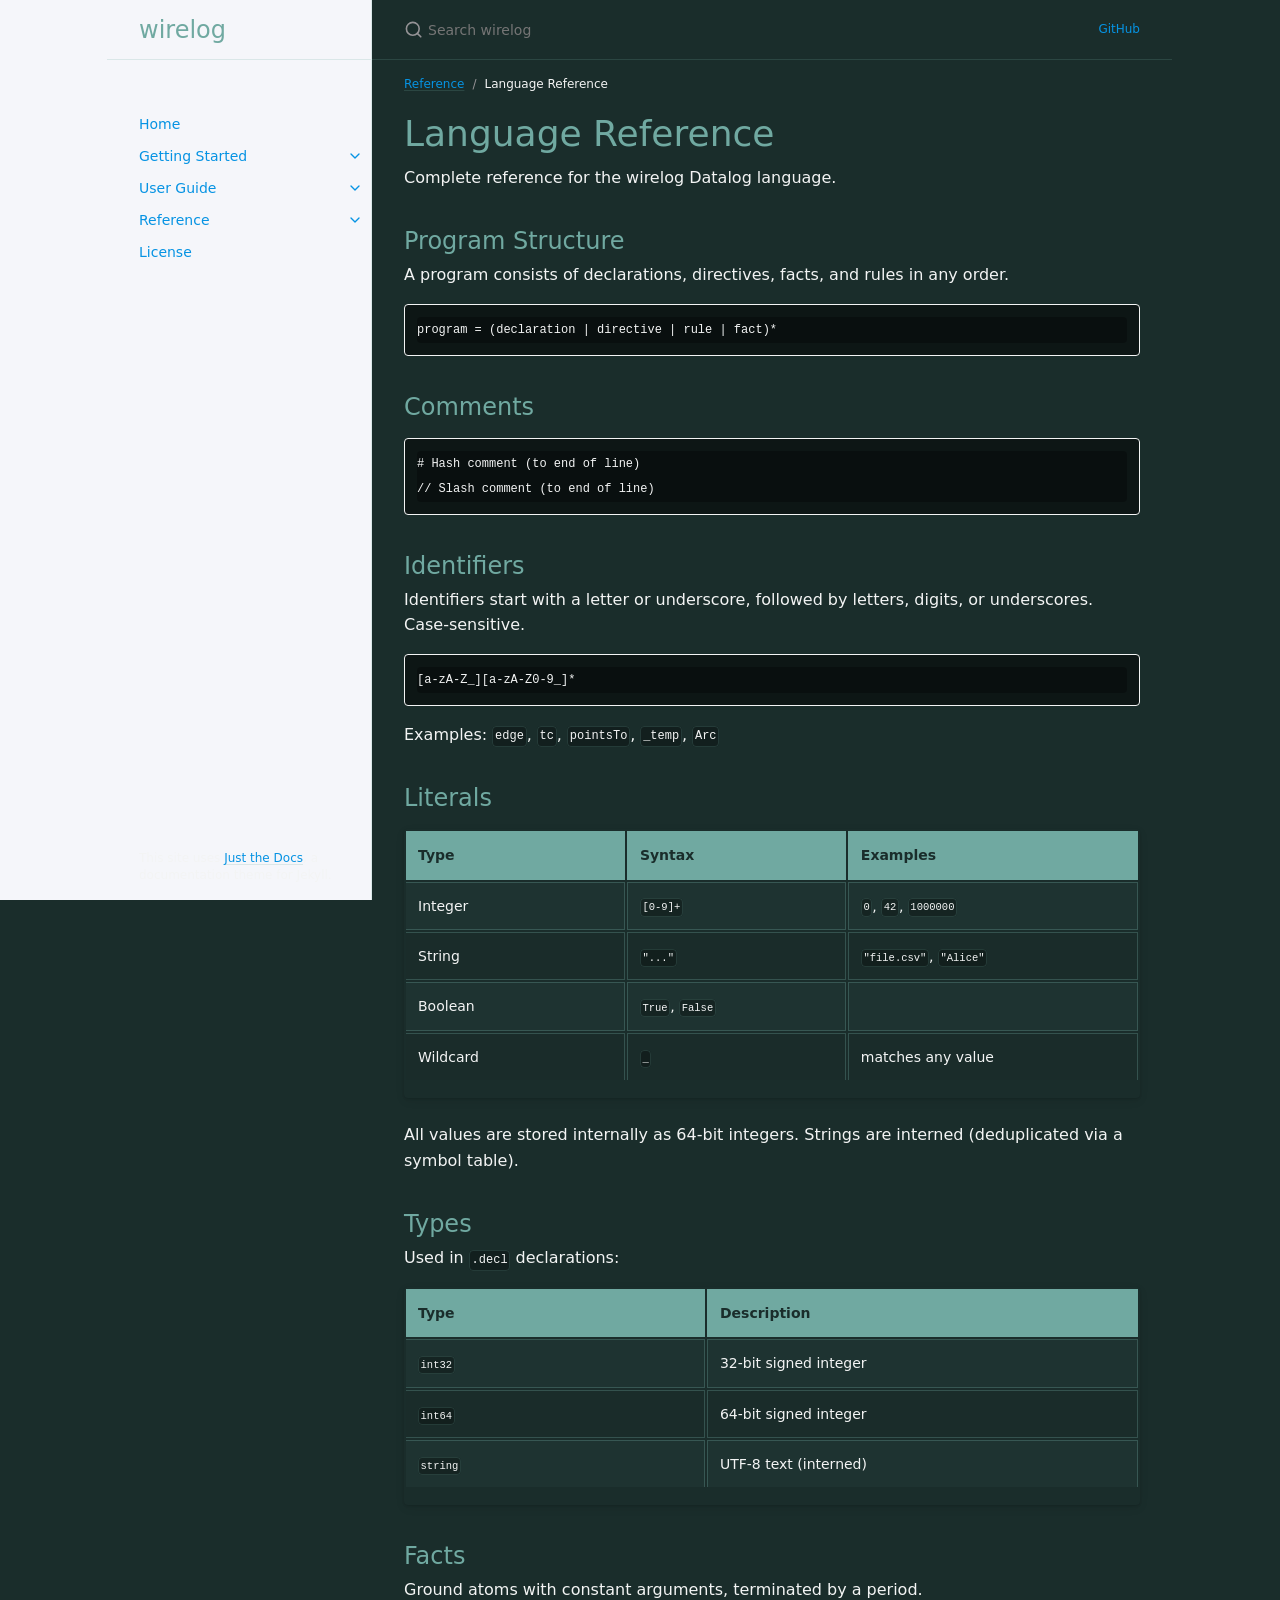
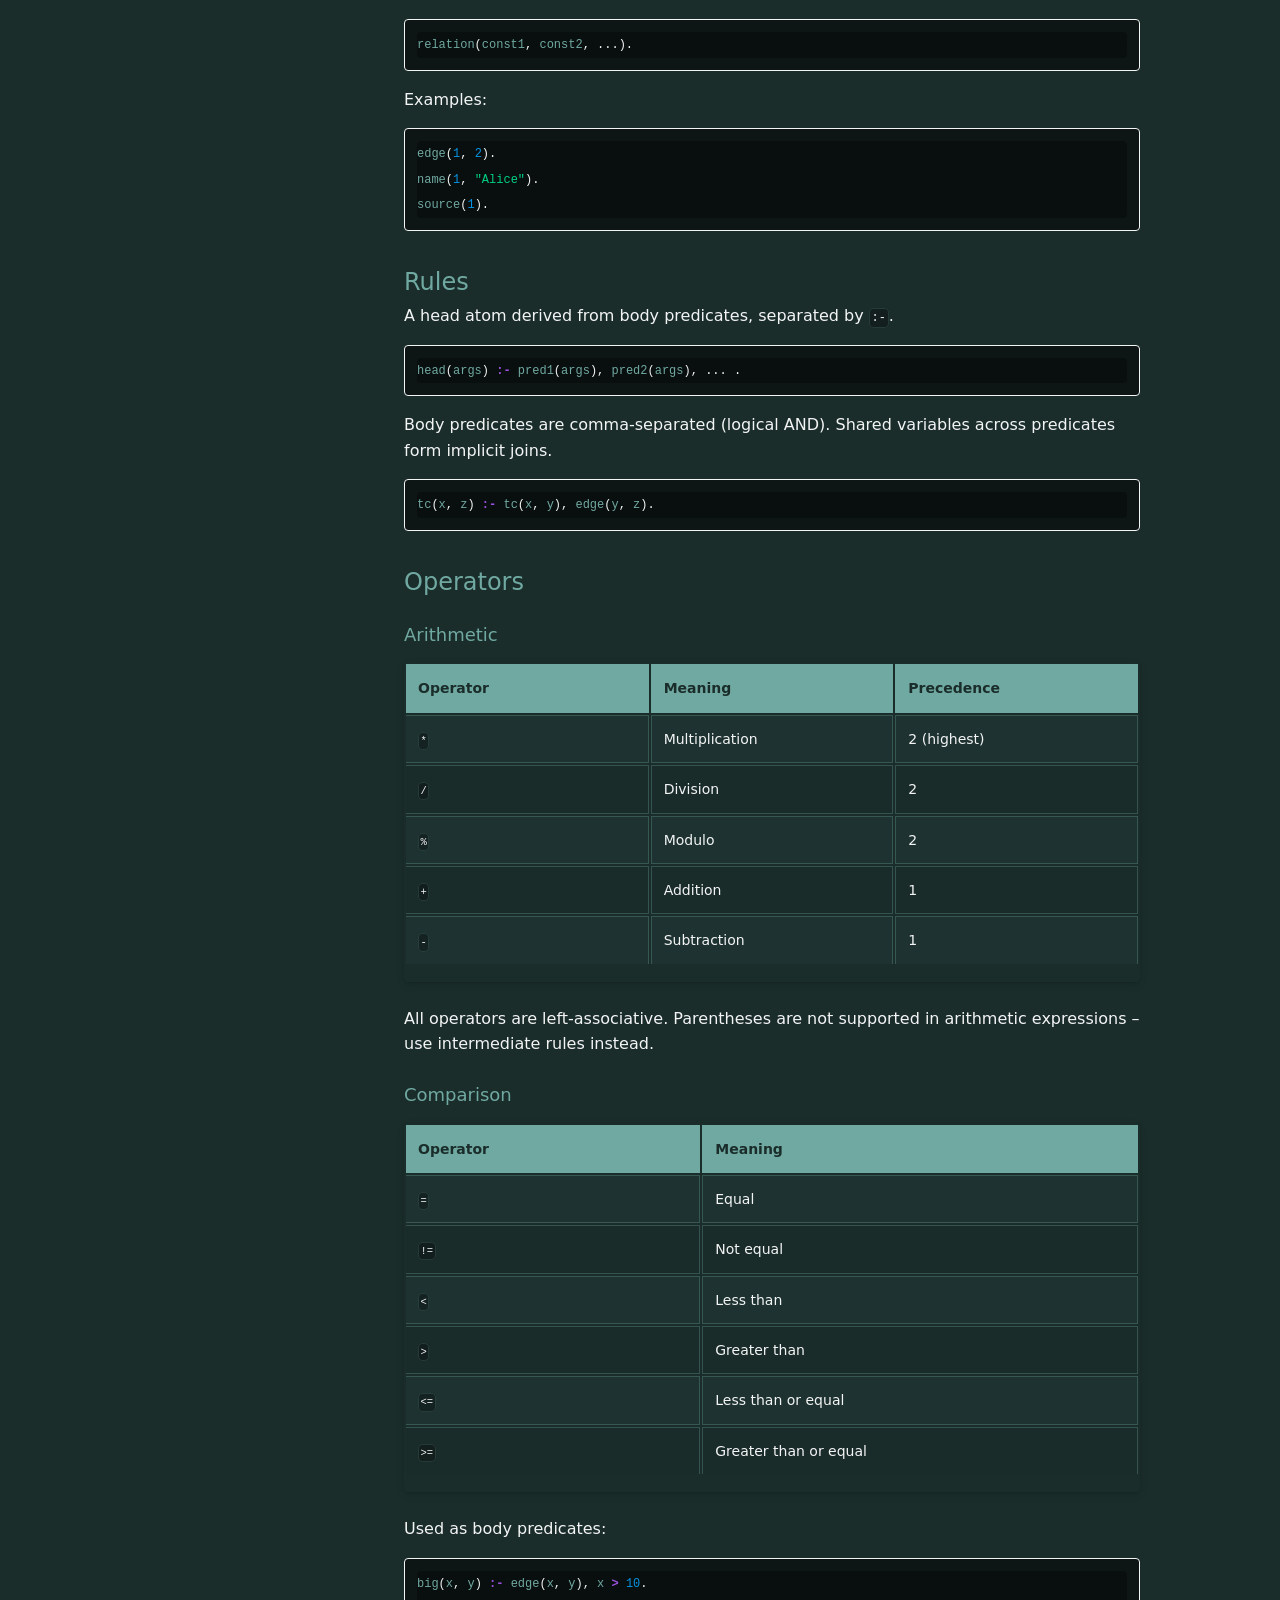
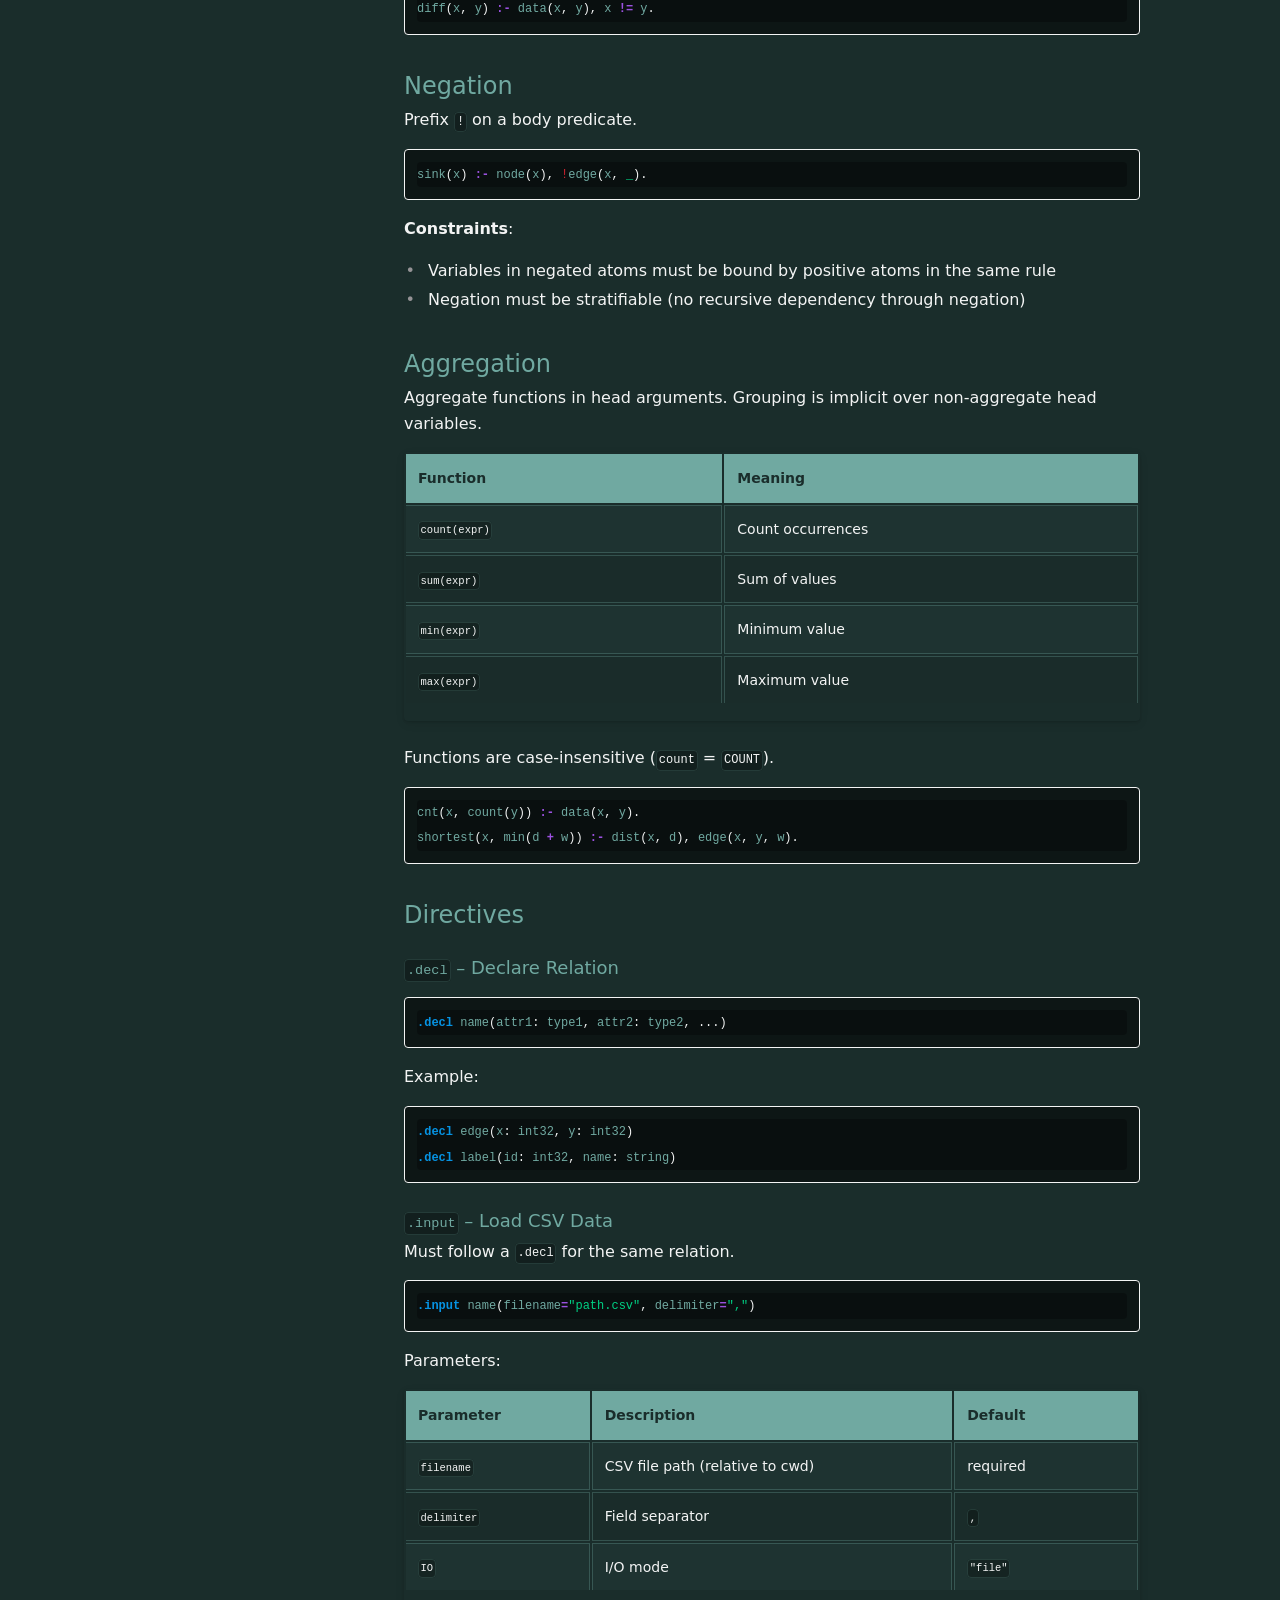
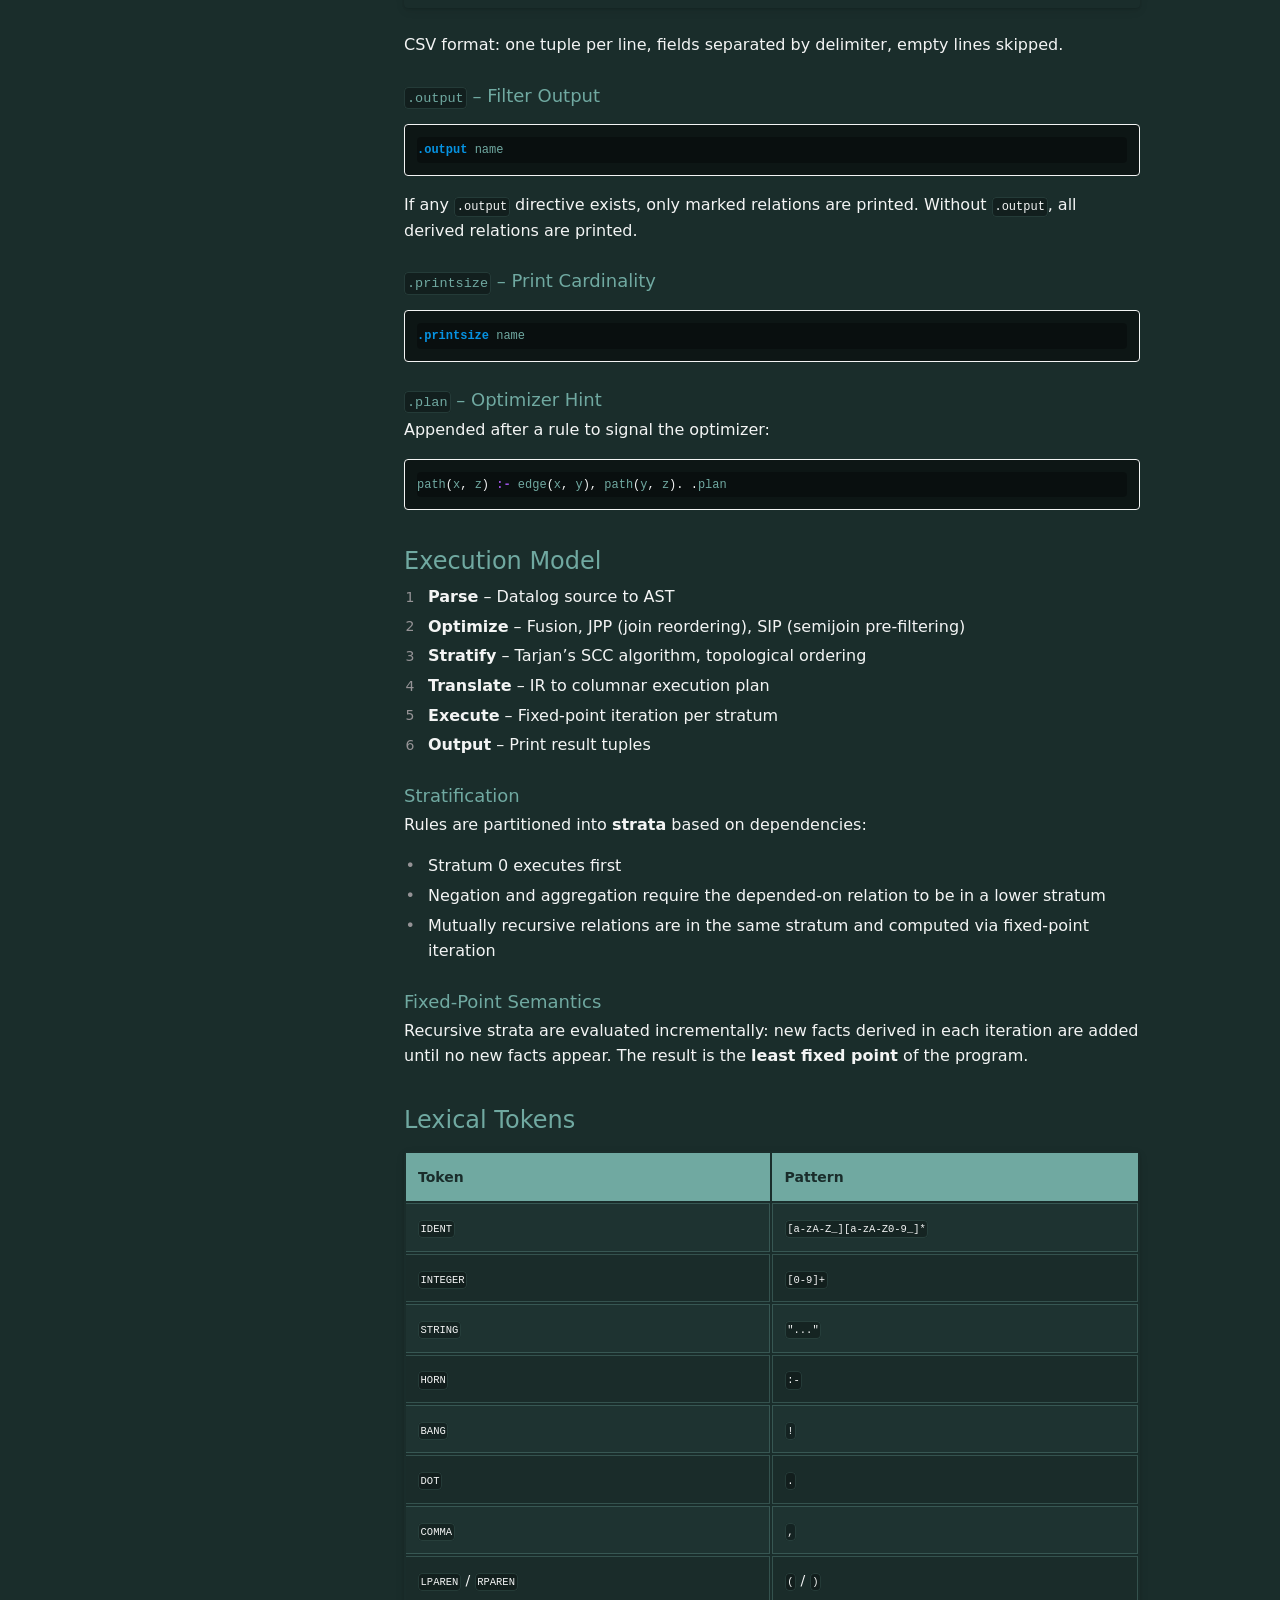
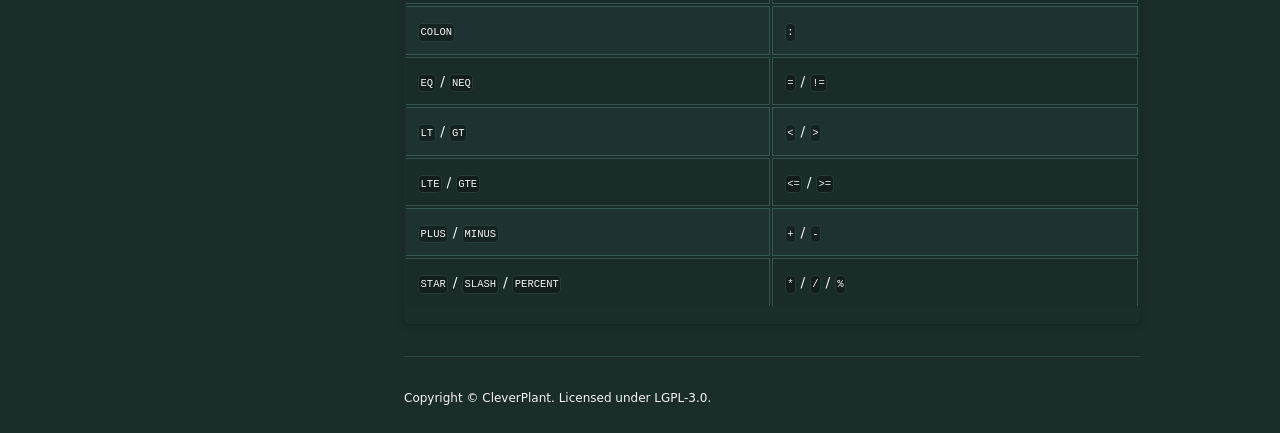
<file: wirelog/reference/language/index.html>
<!DOCTYPE html> <html lang="en-US"> <head> <meta charset="UTF-8"> <meta http-equiv="X-UA-Compatible" content="IE=Edge"> <link rel="stylesheet" href="/wirelog/assets/css/just-the-docs-default.css"> <link rel="stylesheet" href="/wirelog/assets/css/just-the-docs-head-nav.css" id="jtd-head-nav-stylesheet"> <style id="jtd-nav-activation"> .site-nav > ul.nav-list:first-child > li > a, .site-nav > ul.nav-list:first-child > li > ul > li:not(:nth-child(1)) > a, .site-nav > ul.nav-list:first-child > li > ul > li > ul > li a { background-image: none; } .site-nav > ul.nav-list:not(:first-child) a, .site-nav li.external a { background-image: none; } .site-nav > ul.nav-list:first-child > li:nth-child(4) > ul > li:nth-child(1) > a { font-weight: 600; text-decoration: none; }.site-nav > ul.nav-list:first-child > li:nth-child(4) > button svg, .site-nav > ul.nav-list:first-child > li:nth-child(4) > ul > li:nth-child(1) > button svg { transform: rotate(-90deg); }.site-nav > ul.nav-list:first-child > li.nav-list-item:nth-child(4) > ul.nav-list, .site-nav > ul.nav-list:first-child > li.nav-list-item:nth-child(4) > ul.nav-list > li.nav-list-item:nth-child(1) > ul.nav-list { display: block; } </style> <script src="/wirelog/assets/js/vendor/lunr.min.js"></script> <script src="/wirelog/assets/js/just-the-docs.js"></script> <meta name="viewport" content="width=device-width, initial-scale=1"> <!-- Begin Jekyll SEO tag v2.8.0 --> <title>Language Reference | wirelog</title> <meta name="generator" content="Jekyll v4.4.1" /> <meta property="og:title" content="Language Reference" /> <meta property="og:locale" content="en_US" /> <meta name="description" content="Embedded-to-Enterprise Datalog Engine" /> <meta property="og:description" content="Embedded-to-Enterprise Datalog Engine" /> <link rel="canonical" href="https://justinjoy.github.io/wirelog/reference/language/" /> <meta property="og:url" content="https://justinjoy.github.io/wirelog/reference/language/" /> <meta property="og:site_name" content="wirelog" /> <meta property="og:type" content="website" /> <meta name="twitter:card" content="summary" /> <meta property="twitter:title" content="Language Reference" /> <script type="application/ld+json"> {"@context":"https://schema.org","@type":"WebPage","description":"Embedded-to-Enterprise Datalog Engine","headline":"Language Reference","url":"https://justinjoy.github.io/wirelog/reference/language/"}</script> <!-- End Jekyll SEO tag --> </head> <body> <a class="skip-to-main" href="#main-content">Skip to main content</a> <svg xmlns="http://www.w3.org/2000/svg" class="d-none"> <symbol id="svg-link" viewBox="0 0 24 24"> <title>Link</title> <svg xmlns="http://www.w3.org/2000/svg" width="24" height="24" viewBox="0 0 24 24" fill="none" stroke="currentColor" stroke-width="2" stroke-linecap="round" stroke-linejoin="round" class="feather feather-link"> <path d="M10 13a5 5 0 0 0 7.54.54l3-3a5 5 0 0 0-7.07-7.07l-1.72 1.71"></path><path d="M14 11a5 5 0 0 0-7.54-.54l-3 3a5 5 0 0 0 7.07 7.07l1.71-1.71"></path> </svg> </symbol> <symbol id="svg-menu" viewBox="0 0 24 24"> <title>Menu</title> <svg xmlns="http://www.w3.org/2000/svg" width="24" height="24" viewBox="0 0 24 24" fill="none" stroke="currentColor" stroke-width="2" stroke-linecap="round" stroke-linejoin="round" class="feather feather-menu"> <line x1="3" y1="12" x2="21" y2="12"></line><line x1="3" y1="6" x2="21" y2="6"></line><line x1="3" y1="18" x2="21" y2="18"></line> </svg> </symbol> <symbol id="svg-arrow-right" viewBox="0 0 24 24"> <title>Expand</title> <svg xmlns="http://www.w3.org/2000/svg" width="24" height="24" viewBox="0 0 24 24" fill="none" stroke="currentColor" stroke-width="2" stroke-linecap="round" stroke-linejoin="round" class="feather feather-chevron-right"> <polyline points="9 18 15 12 9 6"></polyline> </svg> </symbol> <!-- Feather. MIT License: https://github.com/feathericons/feather/blob/master/LICENSE --> <symbol id="svg-external-link" width="24" height="24" viewBox="0 0 24 24" fill="none" stroke="currentColor" stroke-width="2" stroke-linecap="round" stroke-linejoin="round" class="feather feather-external-link"> <title id="svg-external-link-title">(external link)</title> <path d="M18 13v6a2 2 0 0 1-2 2H5a2 2 0 0 1-2-2V8a2 2 0 0 1 2-2h6"></path><polyline points="15 3 21 3 21 9"></polyline><line x1="10" y1="14" x2="21" y2="3"></line> </symbol> <symbol id="svg-doc" viewBox="0 0 24 24"> <title>Document</title> <svg xmlns="http://www.w3.org/2000/svg" width="24" height="24" viewBox="0 0 24 24" fill="none" stroke="currentColor" stroke-width="2" stroke-linecap="round" stroke-linejoin="round" class="feather feather-file"> <path d="M13 2H6a2 2 0 0 0-2 2v16a2 2 0 0 0 2 2h12a2 2 0 0 0 2-2V9z"></path><polyline points="13 2 13 9 20 9"></polyline> </svg> </symbol> <symbol id="svg-search" viewBox="0 0 24 24"> <title>Search</title> <svg xmlns="http://www.w3.org/2000/svg" width="24" height="24" viewBox="0 0 24 24" fill="none" stroke="currentColor" stroke-width="2" stroke-linecap="round" stroke-linejoin="round" class="feather feather-search"> <circle cx="11" cy="11" r="8"></circle><line x1="21" y1="21" x2="16.65" y2="16.65"></line> </svg> </symbol> <!-- Bootstrap Icons. MIT License: https://github.com/twbs/icons/blob/main/LICENSE.md --> <symbol id="svg-copy" viewBox="0 0 16 16"> <title>Copy</title> <svg xmlns="http://www.w3.org/2000/svg" width="16" height="16" fill="currentColor" class="bi bi-clipboard" viewBox="0 0 16 16"> <path d="M4 1.5H3a2 2 0 0 0-2 2V14a2 2 0 0 0 2 2h10a2 2 0 0 0 2-2V3.5a2 2 0 0 0-2-2h-1v1h1a1 1 0 0 1 1 1V14a1 1 0 0 1-1 1H3a1 1 0 0 1-1-1V3.5a1 1 0 0 1 1-1h1v-1z"/> <path d="M9.5 1a.5.5 0 0 1 .5.5v1a.5.5 0 0 1-.5.5h-3a.5.5 0 0 1-.5-.5v-1a.5.5 0 0 1 .5-.5h3zm-3-1A1.5 1.5 0 0 0 5 1.5v1A1.5 1.5 0 0 0 6.5 4h3A1.5 1.5 0 0 0 11 2.5v-1A1.5 1.5 0 0 0 9.5 0h-3z"/> </svg> </symbol> <symbol id="svg-copied" viewBox="0 0 16 16"> <title>Copied</title> <svg xmlns="http://www.w3.org/2000/svg" width="16" height="16" fill="currentColor" class="bi bi-clipboard-check-fill" viewBox="0 0 16 16"> <path d="M6.5 0A1.5 1.5 0 0 0 5 1.5v1A1.5 1.5 0 0 0 6.5 4h3A1.5 1.5 0 0 0 11 2.5v-1A1.5 1.5 0 0 0 9.5 0h-3Zm3 1a.5.5 0 0 1 .5.5v1a.5.5 0 0 1-.5.5h-3a.5.5 0 0 1-.5-.5v-1a.5.5 0 0 1 .5-.5h3Z"/> <path d="M4 1.5H3a2 2 0 0 0-2 2V14a2 2 0 0 0 2 2h10a2 2 0 0 0 2-2V3.5a2 2 0 0 0-2-2h-1v1A2.5 2.5 0 0 1 9.5 5h-3A2.5 2.5 0 0 1 4 2.5v-1Zm6.854 7.354-3 3a.5.5 0 0 1-.708 0l-1.5-1.5a.5.5 0 0 1 .708-.708L7.5 10.793l2.646-2.647a.5.5 0 0 1 .708.708Z"/> </svg> </symbol> </svg> <header class="side-bar"> <div class="site-header"> <a href="/wirelog/" class="site-title lh-tight"> wirelog </a> <button id="menu-button" class="site-button btn-reset" aria-label="Menu" aria-expanded="false"> <svg viewBox="0 0 24 24" class="icon" aria-hidden="true"><use xlink:href="#svg-menu"></use></svg> </button> </div> <nav aria-label="Main" id="site-nav" class="site-nav"> <ul class="nav-list"><li class="nav-list-item"><a href="/wirelog/" class="nav-list-link">Home</a></li><li class="nav-list-item"><button class="nav-list-expander btn-reset" aria-label="Getting Started submenu" aria-expanded="false"> <svg viewBox="0 0 24 24" aria-hidden="true"><use xlink:href="#svg-arrow-right"></use></svg> </button><a href="/wirelog/getting-started/" class="nav-list-link">Getting Started</a><ul class="nav-list"><li class="nav-list-item"><a href="/wirelog/getting-started/install/" class="nav-list-link">Installation</a></li><li class="nav-list-item"><a href="/wirelog/getting-started/tutorial/" class="nav-list-link">Tutorial</a></li></ul></li><li class="nav-list-item"><button class="nav-list-expander btn-reset" aria-label="User Guide submenu" aria-expanded="false"> <svg viewBox="0 0 24 24" aria-hidden="true"><use xlink:href="#svg-arrow-right"></use></svg> </button><a href="/wirelog/user-guide/" class="nav-list-link">User Guide</a><ul class="nav-list"><li class="nav-list-item"><a href="/wirelog/user-guide/examples/" class="nav-list-link">Examples</a></li><li class="nav-list-item"><a href="/wirelog/user-guide/access-control-audit/" class="nav-list-link">Use Case: Access Control Auditing</a></li><li class="nav-list-item"><a href="/wirelog/user-guide/cli/" class="nav-list-link">CLI Usage</a></li></ul></li><li class="nav-list-item"><button class="nav-list-expander btn-reset" aria-label="Reference submenu" aria-expanded="false"> <svg viewBox="0 0 24 24" aria-hidden="true"><use xlink:href="#svg-arrow-right"></use></svg> </button><a href="/wirelog/reference/" class="nav-list-link">Reference</a><ul class="nav-list"><li class="nav-list-item"><a href="/wirelog/reference/language/" class="nav-list-link">Language Reference</a></li><li class="nav-list-item"><a href="/wirelog/reference/delta-queries/" class="nav-list-link">Delta Queries</a></li></ul></li><li class="nav-list-item"><a href="/wirelog/license/" class="nav-list-link">License</a></li></ul> </nav> <div class="d-md-block d-none site-footer"> This site uses <a href="https://github.com/just-the-docs/just-the-docs">Just the Docs</a>, a documentation theme for Jekyll. </div> </header> <div class="main" id="top"> <div id="main-header" class="main-header"> <div class="search" role="search"> <div class="search-input-wrap"> <input type="text" id="search-input" class="search-input" tabindex="0" placeholder="Search wirelog" autocomplete="off"> <label for="search-input" class="search-label"> <span class="sr-only">Search wirelog</span> <svg viewBox="0 0 24 24" class="search-icon" aria-hidden="true"><use xlink:href="#svg-search"></use></svg> </label> </div> <div id="search-results" class="search-results"></div> </div> <nav aria-label="Auxiliary" class="aux-nav"> <ul class="aux-nav-list"> <li class="aux-nav-list-item"> <a href="https://github.com/justinjoy/wirelog" class="site-button" > GitHub </a> </li> </ul> </nav> </div> <div class="main-content-wrap"> <nav aria-label="Breadcrumb" class="breadcrumb-nav"> <ol class="breadcrumb-nav-list"> <li class="breadcrumb-nav-list-item"><a href="/wirelog/reference/">Reference</a></li> <li class="breadcrumb-nav-list-item"><span>Language Reference</span></li> </ol> </nav> <div id="main-content" class="main-content"> <main> <h1 id="language-reference"> <a href="#language-reference" class="anchor-heading" aria-labelledby="language-reference"><svg viewBox="0 0 16 16" aria-hidden="true"><use xlink:href="#svg-link"></use></svg></a> Language Reference </h1> <p>Complete reference for the wirelog Datalog language.</p> <h2 id="program-structure"> <a href="#program-structure" class="anchor-heading" aria-labelledby="program-structure"><svg viewBox="0 0 16 16" aria-hidden="true"><use xlink:href="#svg-link"></use></svg></a> Program Structure </h2> <p>A program consists of declarations, directives, facts, and rules in any order.</p> <div class="language-plaintext highlighter-rouge"><div class="highlight"><pre class="highlight"><code>program = (declaration | directive | rule | fact)*
</code></pre></div></div> <h2 id="comments"> <a href="#comments" class="anchor-heading" aria-labelledby="comments"><svg viewBox="0 0 16 16" aria-hidden="true"><use xlink:href="#svg-link"></use></svg></a> Comments </h2> <div class="language-plaintext highlighter-rouge"><div class="highlight"><pre class="highlight"><code># Hash comment (to end of line)
// Slash comment (to end of line)
</code></pre></div></div> <h2 id="identifiers"> <a href="#identifiers" class="anchor-heading" aria-labelledby="identifiers"><svg viewBox="0 0 16 16" aria-hidden="true"><use xlink:href="#svg-link"></use></svg></a> Identifiers </h2> <p>Identifiers start with a letter or underscore, followed by letters, digits, or underscores. Case-sensitive.</p> <div class="language-plaintext highlighter-rouge"><div class="highlight"><pre class="highlight"><code>[a-zA-Z_][a-zA-Z0-9_]*
</code></pre></div></div> <p>Examples: <code class="language-plaintext highlighter-rouge">edge</code>, <code class="language-plaintext highlighter-rouge">tc</code>, <code class="language-plaintext highlighter-rouge">pointsTo</code>, <code class="language-plaintext highlighter-rouge">_temp</code>, <code class="language-plaintext highlighter-rouge">Arc</code></p> <h2 id="literals"> <a href="#literals" class="anchor-heading" aria-labelledby="literals"><svg viewBox="0 0 16 16" aria-hidden="true"><use xlink:href="#svg-link"></use></svg></a> Literals </h2> <div class="table-wrapper"><table> <thead> <tr> <th>Type</th> <th>Syntax</th> <th>Examples</th> </tr> </thead> <tbody> <tr> <td>Integer</td> <td><code class="language-plaintext highlighter-rouge">[0-9]+</code></td> <td><code class="language-plaintext highlighter-rouge">0</code>, <code class="language-plaintext highlighter-rouge">42</code>, <code class="language-plaintext highlighter-rouge">1000000</code></td> </tr> <tr> <td>String</td> <td><code class="language-plaintext highlighter-rouge">"..."</code></td> <td><code class="language-plaintext highlighter-rouge">"file.csv"</code>, <code class="language-plaintext highlighter-rouge">"Alice"</code></td> </tr> <tr> <td>Boolean</td> <td><code class="language-plaintext highlighter-rouge">True</code>, <code class="language-plaintext highlighter-rouge">False</code></td> <td> </td> </tr> <tr> <td>Wildcard</td> <td><code class="language-plaintext highlighter-rouge">_</code></td> <td>matches any value</td> </tr> </tbody> </table></div> <p>All values are stored internally as 64-bit integers. Strings are interned (deduplicated via a symbol table).</p> <h2 id="types"> <a href="#types" class="anchor-heading" aria-labelledby="types"><svg viewBox="0 0 16 16" aria-hidden="true"><use xlink:href="#svg-link"></use></svg></a> Types </h2> <p>Used in <code class="language-plaintext highlighter-rouge">.decl</code> declarations:</p> <div class="table-wrapper"><table> <thead> <tr> <th>Type</th> <th>Description</th> </tr> </thead> <tbody> <tr> <td><code class="language-plaintext highlighter-rouge">int32</code></td> <td>32-bit signed integer</td> </tr> <tr> <td><code class="language-plaintext highlighter-rouge">int64</code></td> <td>64-bit signed integer</td> </tr> <tr> <td><code class="language-plaintext highlighter-rouge">string</code></td> <td>UTF-8 text (interned)</td> </tr> </tbody> </table></div> <h2 id="facts"> <a href="#facts" class="anchor-heading" aria-labelledby="facts"><svg viewBox="0 0 16 16" aria-hidden="true"><use xlink:href="#svg-link"></use></svg></a> Facts </h2> <p>Ground atoms with constant arguments, terminated by a period.</p> <div class="language-dl highlighter-rouge"><div class="highlight"><pre class="highlight"><code><span class="nf">relation</span><span class="p">(</span><span class="nf">const1</span><span class="p">,</span><span class="w"> </span><span class="nf">const2</span><span class="p">,</span><span class="w"> </span><span class="p">...).</span><span class="w">
</span></code></pre></div></div> <p>Examples:</p> <div class="language-dl highlighter-rouge"><div class="highlight"><pre class="highlight"><code><span class="nf">edge</span><span class="p">(</span><span class="mi">1</span><span class="p">,</span><span class="w"> </span><span class="mi">2</span><span class="p">).</span><span class="w">
</span><span class="nf">name</span><span class="p">(</span><span class="mi">1</span><span class="p">,</span><span class="w"> </span><span class="s2">"Alice"</span><span class="p">).</span><span class="w">
</span><span class="nf">source</span><span class="p">(</span><span class="mi">1</span><span class="p">).</span><span class="w">
</span></code></pre></div></div> <h2 id="rules"> <a href="#rules" class="anchor-heading" aria-labelledby="rules"><svg viewBox="0 0 16 16" aria-hidden="true"><use xlink:href="#svg-link"></use></svg></a> Rules </h2> <p>A head atom derived from body predicates, separated by <code class="language-plaintext highlighter-rouge">:-</code>.</p> <div class="language-dl highlighter-rouge"><div class="highlight"><pre class="highlight"><code><span class="nf">head</span><span class="p">(</span><span class="nf">args</span><span class="p">)</span><span class="w"> </span><span class="o">:-</span><span class="w"> </span><span class="nf">pred1</span><span class="p">(</span><span class="nf">args</span><span class="p">),</span><span class="w"> </span><span class="nf">pred2</span><span class="p">(</span><span class="nf">args</span><span class="p">),</span><span class="w"> </span><span class="p">...</span><span class="w"> </span><span class="p">.</span><span class="w">
</span></code></pre></div></div> <p>Body predicates are comma-separated (logical AND). Shared variables across predicates form implicit joins.</p> <div class="language-dl highlighter-rouge"><div class="highlight"><pre class="highlight"><code><span class="nf">tc</span><span class="p">(</span><span class="nf">x</span><span class="p">,</span><span class="w"> </span><span class="nf">z</span><span class="p">)</span><span class="w"> </span><span class="o">:-</span><span class="w"> </span><span class="nf">tc</span><span class="p">(</span><span class="nf">x</span><span class="p">,</span><span class="w"> </span><span class="nf">y</span><span class="p">),</span><span class="w"> </span><span class="nf">edge</span><span class="p">(</span><span class="nf">y</span><span class="p">,</span><span class="w"> </span><span class="nf">z</span><span class="p">).</span><span class="w">
</span></code></pre></div></div> <h2 id="operators"> <a href="#operators" class="anchor-heading" aria-labelledby="operators"><svg viewBox="0 0 16 16" aria-hidden="true"><use xlink:href="#svg-link"></use></svg></a> Operators </h2> <h3 id="arithmetic"> <a href="#arithmetic" class="anchor-heading" aria-labelledby="arithmetic"><svg viewBox="0 0 16 16" aria-hidden="true"><use xlink:href="#svg-link"></use></svg></a> Arithmetic </h3> <div class="table-wrapper"><table> <thead> <tr> <th>Operator</th> <th>Meaning</th> <th>Precedence</th> </tr> </thead> <tbody> <tr> <td><code class="language-plaintext highlighter-rouge">*</code></td> <td>Multiplication</td> <td>2 (highest)</td> </tr> <tr> <td><code class="language-plaintext highlighter-rouge">/</code></td> <td>Division</td> <td>2</td> </tr> <tr> <td><code class="language-plaintext highlighter-rouge">%</code></td> <td>Modulo</td> <td>2</td> </tr> <tr> <td><code class="language-plaintext highlighter-rouge">+</code></td> <td>Addition</td> <td>1</td> </tr> <tr> <td><code class="language-plaintext highlighter-rouge">-</code></td> <td>Subtraction</td> <td>1</td> </tr> </tbody> </table></div> <p>All operators are left-associative. Parentheses are not supported in arithmetic expressions – use intermediate rules instead.</p> <h3 id="comparison"> <a href="#comparison" class="anchor-heading" aria-labelledby="comparison"><svg viewBox="0 0 16 16" aria-hidden="true"><use xlink:href="#svg-link"></use></svg></a> Comparison </h3> <div class="table-wrapper"><table> <thead> <tr> <th>Operator</th> <th>Meaning</th> </tr> </thead> <tbody> <tr> <td><code class="language-plaintext highlighter-rouge">=</code></td> <td>Equal</td> </tr> <tr> <td><code class="language-plaintext highlighter-rouge">!=</code></td> <td>Not equal</td> </tr> <tr> <td><code class="language-plaintext highlighter-rouge">&lt;</code></td> <td>Less than</td> </tr> <tr> <td><code class="language-plaintext highlighter-rouge">&gt;</code></td> <td>Greater than</td> </tr> <tr> <td><code class="language-plaintext highlighter-rouge">&lt;=</code></td> <td>Less than or equal</td> </tr> <tr> <td><code class="language-plaintext highlighter-rouge">&gt;=</code></td> <td>Greater than or equal</td> </tr> </tbody> </table></div> <p>Used as body predicates:</p> <div class="language-dl highlighter-rouge"><div class="highlight"><pre class="highlight"><code><span class="nf">big</span><span class="p">(</span><span class="nf">x</span><span class="p">,</span><span class="w"> </span><span class="nf">y</span><span class="p">)</span><span class="w"> </span><span class="o">:-</span><span class="w"> </span><span class="nf">edge</span><span class="p">(</span><span class="nf">x</span><span class="p">,</span><span class="w"> </span><span class="nf">y</span><span class="p">),</span><span class="w"> </span><span class="nf">x</span><span class="w"> </span><span class="o">&gt;</span><span class="w"> </span><span class="mi">10</span><span class="p">.</span><span class="w">
</span><span class="nf">diff</span><span class="p">(</span><span class="nf">x</span><span class="p">,</span><span class="w"> </span><span class="nf">y</span><span class="p">)</span><span class="w"> </span><span class="o">:-</span><span class="w"> </span><span class="nf">data</span><span class="p">(</span><span class="nf">x</span><span class="p">,</span><span class="w"> </span><span class="nf">y</span><span class="p">),</span><span class="w"> </span><span class="nf">x</span><span class="w"> </span><span class="o">!=</span><span class="w"> </span><span class="nf">y</span><span class="p">.</span><span class="w">
</span></code></pre></div></div> <h2 id="negation"> <a href="#negation" class="anchor-heading" aria-labelledby="negation"><svg viewBox="0 0 16 16" aria-hidden="true"><use xlink:href="#svg-link"></use></svg></a> Negation </h2> <p>Prefix <code class="language-plaintext highlighter-rouge">!</code> on a body predicate.</p> <div class="language-dl highlighter-rouge"><div class="highlight"><pre class="highlight"><code><span class="nf">sink</span><span class="p">(</span><span class="nf">x</span><span class="p">)</span><span class="w"> </span><span class="o">:-</span><span class="w"> </span><span class="nf">node</span><span class="p">(</span><span class="nf">x</span><span class="p">),</span><span class="w"> </span><span class="err">!</span><span class="nf">edge</span><span class="p">(</span><span class="nf">x</span><span class="p">,</span><span class="w"> </span><span class="nv">_</span><span class="p">).</span><span class="w">
</span></code></pre></div></div> <p><strong>Constraints</strong>:</p> <ul> <li>Variables in negated atoms must be bound by positive atoms in the same rule</li> <li>Negation must be stratifiable (no recursive dependency through negation)</li> </ul> <h2 id="aggregation"> <a href="#aggregation" class="anchor-heading" aria-labelledby="aggregation"><svg viewBox="0 0 16 16" aria-hidden="true"><use xlink:href="#svg-link"></use></svg></a> Aggregation </h2> <p>Aggregate functions in head arguments. Grouping is implicit over non-aggregate head variables.</p> <div class="table-wrapper"><table> <thead> <tr> <th>Function</th> <th>Meaning</th> </tr> </thead> <tbody> <tr> <td><code class="language-plaintext highlighter-rouge">count(expr)</code></td> <td>Count occurrences</td> </tr> <tr> <td><code class="language-plaintext highlighter-rouge">sum(expr)</code></td> <td>Sum of values</td> </tr> <tr> <td><code class="language-plaintext highlighter-rouge">min(expr)</code></td> <td>Minimum value</td> </tr> <tr> <td><code class="language-plaintext highlighter-rouge">max(expr)</code></td> <td>Maximum value</td> </tr> </tbody> </table></div> <p>Functions are case-insensitive (<code class="language-plaintext highlighter-rouge">count</code> = <code class="language-plaintext highlighter-rouge">COUNT</code>).</p> <div class="language-dl highlighter-rouge"><div class="highlight"><pre class="highlight"><code><span class="nf">cnt</span><span class="p">(</span><span class="nf">x</span><span class="p">,</span><span class="w"> </span><span class="nf">count</span><span class="p">(</span><span class="nf">y</span><span class="p">))</span><span class="w"> </span><span class="o">:-</span><span class="w"> </span><span class="nf">data</span><span class="p">(</span><span class="nf">x</span><span class="p">,</span><span class="w"> </span><span class="nf">y</span><span class="p">).</span><span class="w">
</span><span class="nf">shortest</span><span class="p">(</span><span class="nf">x</span><span class="p">,</span><span class="w"> </span><span class="nf">min</span><span class="p">(</span><span class="nf">d</span><span class="w"> </span><span class="o">+</span><span class="w"> </span><span class="nf">w</span><span class="p">))</span><span class="w"> </span><span class="o">:-</span><span class="w"> </span><span class="nf">dist</span><span class="p">(</span><span class="nf">x</span><span class="p">,</span><span class="w"> </span><span class="nf">d</span><span class="p">),</span><span class="w"> </span><span class="nf">edge</span><span class="p">(</span><span class="nf">x</span><span class="p">,</span><span class="w"> </span><span class="nf">y</span><span class="p">,</span><span class="w"> </span><span class="nf">w</span><span class="p">).</span><span class="w">
</span></code></pre></div></div> <h2 id="directives"> <a href="#directives" class="anchor-heading" aria-labelledby="directives"><svg viewBox="0 0 16 16" aria-hidden="true"><use xlink:href="#svg-link"></use></svg></a> Directives </h2> <h3 id="decl--declare-relation"> <a href="#decl--declare-relation" class="anchor-heading" aria-labelledby="decl--declare-relation"><svg viewBox="0 0 16 16" aria-hidden="true"><use xlink:href="#svg-link"></use></svg></a> <code class="language-plaintext highlighter-rouge">.decl</code> – Declare Relation </h3> <div class="language-dl highlighter-rouge"><div class="highlight"><pre class="highlight"><code><span class="kd">.decl</span><span class="w"> </span><span class="nf">name</span><span class="p">(</span><span class="nf">attr1</span><span class="p">:</span><span class="w"> </span><span class="nf">type1</span><span class="p">,</span><span class="w"> </span><span class="nf">attr2</span><span class="p">:</span><span class="w"> </span><span class="nf">type2</span><span class="p">,</span><span class="w"> </span><span class="p">...)</span><span class="w">
</span></code></pre></div></div> <p>Example:</p> <div class="language-dl highlighter-rouge"><div class="highlight"><pre class="highlight"><code><span class="kd">.decl</span><span class="w"> </span><span class="nf">edge</span><span class="p">(</span><span class="nf">x</span><span class="p">:</span><span class="w"> </span><span class="nf">int32</span><span class="p">,</span><span class="w"> </span><span class="nf">y</span><span class="p">:</span><span class="w"> </span><span class="nf">int32</span><span class="p">)</span><span class="w">
</span><span class="kd">.decl</span><span class="w"> </span><span class="nf">label</span><span class="p">(</span><span class="nf">id</span><span class="p">:</span><span class="w"> </span><span class="nf">int32</span><span class="p">,</span><span class="w"> </span><span class="nf">name</span><span class="p">:</span><span class="w"> </span><span class="nf">string</span><span class="p">)</span><span class="w">
</span></code></pre></div></div> <h3 id="input--load-csv-data"> <a href="#input--load-csv-data" class="anchor-heading" aria-labelledby="input--load-csv-data"><svg viewBox="0 0 16 16" aria-hidden="true"><use xlink:href="#svg-link"></use></svg></a> <code class="language-plaintext highlighter-rouge">.input</code> – Load CSV Data </h3> <p>Must follow a <code class="language-plaintext highlighter-rouge">.decl</code> for the same relation.</p> <div class="language-dl highlighter-rouge"><div class="highlight"><pre class="highlight"><code><span class="kd">.input</span><span class="w"> </span><span class="nf">name</span><span class="p">(</span><span class="nf">filename</span><span class="o">=</span><span class="s2">"path.csv"</span><span class="p">,</span><span class="w"> </span><span class="nf">delimiter</span><span class="o">=</span><span class="s2">","</span><span class="p">)</span><span class="w">
</span></code></pre></div></div> <p>Parameters:</p> <div class="table-wrapper"><table> <thead> <tr> <th>Parameter</th> <th>Description</th> <th>Default</th> </tr> </thead> <tbody> <tr> <td><code class="language-plaintext highlighter-rouge">filename</code></td> <td>CSV file path (relative to cwd)</td> <td>required</td> </tr> <tr> <td><code class="language-plaintext highlighter-rouge">delimiter</code></td> <td>Field separator</td> <td><code class="language-plaintext highlighter-rouge">,</code></td> </tr> <tr> <td><code class="language-plaintext highlighter-rouge">IO</code></td> <td>I/O mode</td> <td><code class="language-plaintext highlighter-rouge">"file"</code></td> </tr> </tbody> </table></div> <p>CSV format: one tuple per line, fields separated by delimiter, empty lines skipped.</p> <h3 id="output--filter-output"> <a href="#output--filter-output" class="anchor-heading" aria-labelledby="output--filter-output"><svg viewBox="0 0 16 16" aria-hidden="true"><use xlink:href="#svg-link"></use></svg></a> <code class="language-plaintext highlighter-rouge">.output</code> – Filter Output </h3> <div class="language-dl highlighter-rouge"><div class="highlight"><pre class="highlight"><code><span class="kd">.output</span><span class="w"> </span><span class="nf">name</span><span class="w">
</span></code></pre></div></div> <p>If any <code class="language-plaintext highlighter-rouge">.output</code> directive exists, only marked relations are printed. Without <code class="language-plaintext highlighter-rouge">.output</code>, all derived relations are printed.</p> <h3 id="printsize--print-cardinality"> <a href="#printsize--print-cardinality" class="anchor-heading" aria-labelledby="printsize--print-cardinality"><svg viewBox="0 0 16 16" aria-hidden="true"><use xlink:href="#svg-link"></use></svg></a> <code class="language-plaintext highlighter-rouge">.printsize</code> – Print Cardinality </h3> <div class="language-dl highlighter-rouge"><div class="highlight"><pre class="highlight"><code><span class="kd">.printsize</span><span class="w"> </span><span class="nf">name</span><span class="w">
</span></code></pre></div></div> <h3 id="plan--optimizer-hint"> <a href="#plan--optimizer-hint" class="anchor-heading" aria-labelledby="plan--optimizer-hint"><svg viewBox="0 0 16 16" aria-hidden="true"><use xlink:href="#svg-link"></use></svg></a> <code class="language-plaintext highlighter-rouge">.plan</code> – Optimizer Hint </h3> <p>Appended after a rule to signal the optimizer:</p> <div class="language-dl highlighter-rouge"><div class="highlight"><pre class="highlight"><code><span class="nf">path</span><span class="p">(</span><span class="nf">x</span><span class="p">,</span><span class="w"> </span><span class="nf">z</span><span class="p">)</span><span class="w"> </span><span class="o">:-</span><span class="w"> </span><span class="nf">edge</span><span class="p">(</span><span class="nf">x</span><span class="p">,</span><span class="w"> </span><span class="nf">y</span><span class="p">),</span><span class="w"> </span><span class="nf">path</span><span class="p">(</span><span class="nf">y</span><span class="p">,</span><span class="w"> </span><span class="nf">z</span><span class="p">).</span><span class="w"> </span><span class="p">.</span><span class="nf">plan</span><span class="w">
</span></code></pre></div></div> <h2 id="execution-model"> <a href="#execution-model" class="anchor-heading" aria-labelledby="execution-model"><svg viewBox="0 0 16 16" aria-hidden="true"><use xlink:href="#svg-link"></use></svg></a> Execution Model </h2> <ol> <li><strong>Parse</strong> – Datalog source to AST</li> <li><strong>Optimize</strong> – Fusion, JPP (join reordering), SIP (semijoin pre-filtering)</li> <li><strong>Stratify</strong> – Tarjan’s SCC algorithm, topological ordering</li> <li><strong>Translate</strong> – IR to columnar execution plan</li> <li><strong>Execute</strong> – Fixed-point iteration per stratum</li> <li><strong>Output</strong> – Print result tuples</li> </ol> <h3 id="stratification"> <a href="#stratification" class="anchor-heading" aria-labelledby="stratification"><svg viewBox="0 0 16 16" aria-hidden="true"><use xlink:href="#svg-link"></use></svg></a> Stratification </h3> <p>Rules are partitioned into <strong>strata</strong> based on dependencies:</p> <ul> <li>Stratum 0 executes first</li> <li>Negation and aggregation require the depended-on relation to be in a lower stratum</li> <li>Mutually recursive relations are in the same stratum and computed via fixed-point iteration</li> </ul> <h3 id="fixed-point-semantics"> <a href="#fixed-point-semantics" class="anchor-heading" aria-labelledby="fixed-point-semantics"><svg viewBox="0 0 16 16" aria-hidden="true"><use xlink:href="#svg-link"></use></svg></a> Fixed-Point Semantics </h3> <p>Recursive strata are evaluated incrementally: new facts derived in each iteration are added until no new facts appear. The result is the <strong>least fixed point</strong> of the program.</p> <h2 id="lexical-tokens"> <a href="#lexical-tokens" class="anchor-heading" aria-labelledby="lexical-tokens"><svg viewBox="0 0 16 16" aria-hidden="true"><use xlink:href="#svg-link"></use></svg></a> Lexical Tokens </h2> <div class="table-wrapper"><table> <thead> <tr> <th>Token</th> <th>Pattern</th> </tr> </thead> <tbody> <tr> <td><code class="language-plaintext highlighter-rouge">IDENT</code></td> <td><code class="language-plaintext highlighter-rouge">[a-zA-Z_][a-zA-Z0-9_]*</code></td> </tr> <tr> <td><code class="language-plaintext highlighter-rouge">INTEGER</code></td> <td><code class="language-plaintext highlighter-rouge">[0-9]+</code></td> </tr> <tr> <td><code class="language-plaintext highlighter-rouge">STRING</code></td> <td><code class="language-plaintext highlighter-rouge">"..."</code></td> </tr> <tr> <td><code class="language-plaintext highlighter-rouge">HORN</code></td> <td><code class="language-plaintext highlighter-rouge">:-</code></td> </tr> <tr> <td><code class="language-plaintext highlighter-rouge">BANG</code></td> <td><code class="language-plaintext highlighter-rouge">!</code></td> </tr> <tr> <td><code class="language-plaintext highlighter-rouge">DOT</code></td> <td><code class="language-plaintext highlighter-rouge">.</code></td> </tr> <tr> <td><code class="language-plaintext highlighter-rouge">COMMA</code></td> <td><code class="language-plaintext highlighter-rouge">,</code></td> </tr> <tr> <td><code class="language-plaintext highlighter-rouge">LPAREN</code> / <code class="language-plaintext highlighter-rouge">RPAREN</code></td> <td><code class="language-plaintext highlighter-rouge">(</code> / <code class="language-plaintext highlighter-rouge">)</code></td> </tr> <tr> <td><code class="language-plaintext highlighter-rouge">COLON</code></td> <td><code class="language-plaintext highlighter-rouge">:</code></td> </tr> <tr> <td><code class="language-plaintext highlighter-rouge">EQ</code> / <code class="language-plaintext highlighter-rouge">NEQ</code></td> <td><code class="language-plaintext highlighter-rouge">=</code> / <code class="language-plaintext highlighter-rouge">!=</code></td> </tr> <tr> <td><code class="language-plaintext highlighter-rouge">LT</code> / <code class="language-plaintext highlighter-rouge">GT</code></td> <td><code class="language-plaintext highlighter-rouge">&lt;</code> / <code class="language-plaintext highlighter-rouge">&gt;</code></td> </tr> <tr> <td><code class="language-plaintext highlighter-rouge">LTE</code> / <code class="language-plaintext highlighter-rouge">GTE</code></td> <td><code class="language-plaintext highlighter-rouge">&lt;=</code> / <code class="language-plaintext highlighter-rouge">&gt;=</code></td> </tr> <tr> <td><code class="language-plaintext highlighter-rouge">PLUS</code> / <code class="language-plaintext highlighter-rouge">MINUS</code></td> <td><code class="language-plaintext highlighter-rouge">+</code> / <code class="language-plaintext highlighter-rouge">-</code></td> </tr> <tr> <td><code class="language-plaintext highlighter-rouge">STAR</code> / <code class="language-plaintext highlighter-rouge">SLASH</code> / <code class="language-plaintext highlighter-rouge">PERCENT</code></td> <td><code class="language-plaintext highlighter-rouge">*</code> / <code class="language-plaintext highlighter-rouge">/</code> / <code class="language-plaintext highlighter-rouge">%</code></td> </tr> </tbody> </table></div> </main> <hr> <footer> <p class="text-small mb-0">Copyright &copy; CleverPlant. Licensed under LGPL-3.0.</p> <div class="d-md-none mt-4 fs-2"> This site uses <a href="https://github.com/just-the-docs/just-the-docs">Just the Docs</a>, a documentation theme for Jekyll. </div> </footer> </div> </div> <div class="search-overlay"></div> </div> </body> </html>
</file>
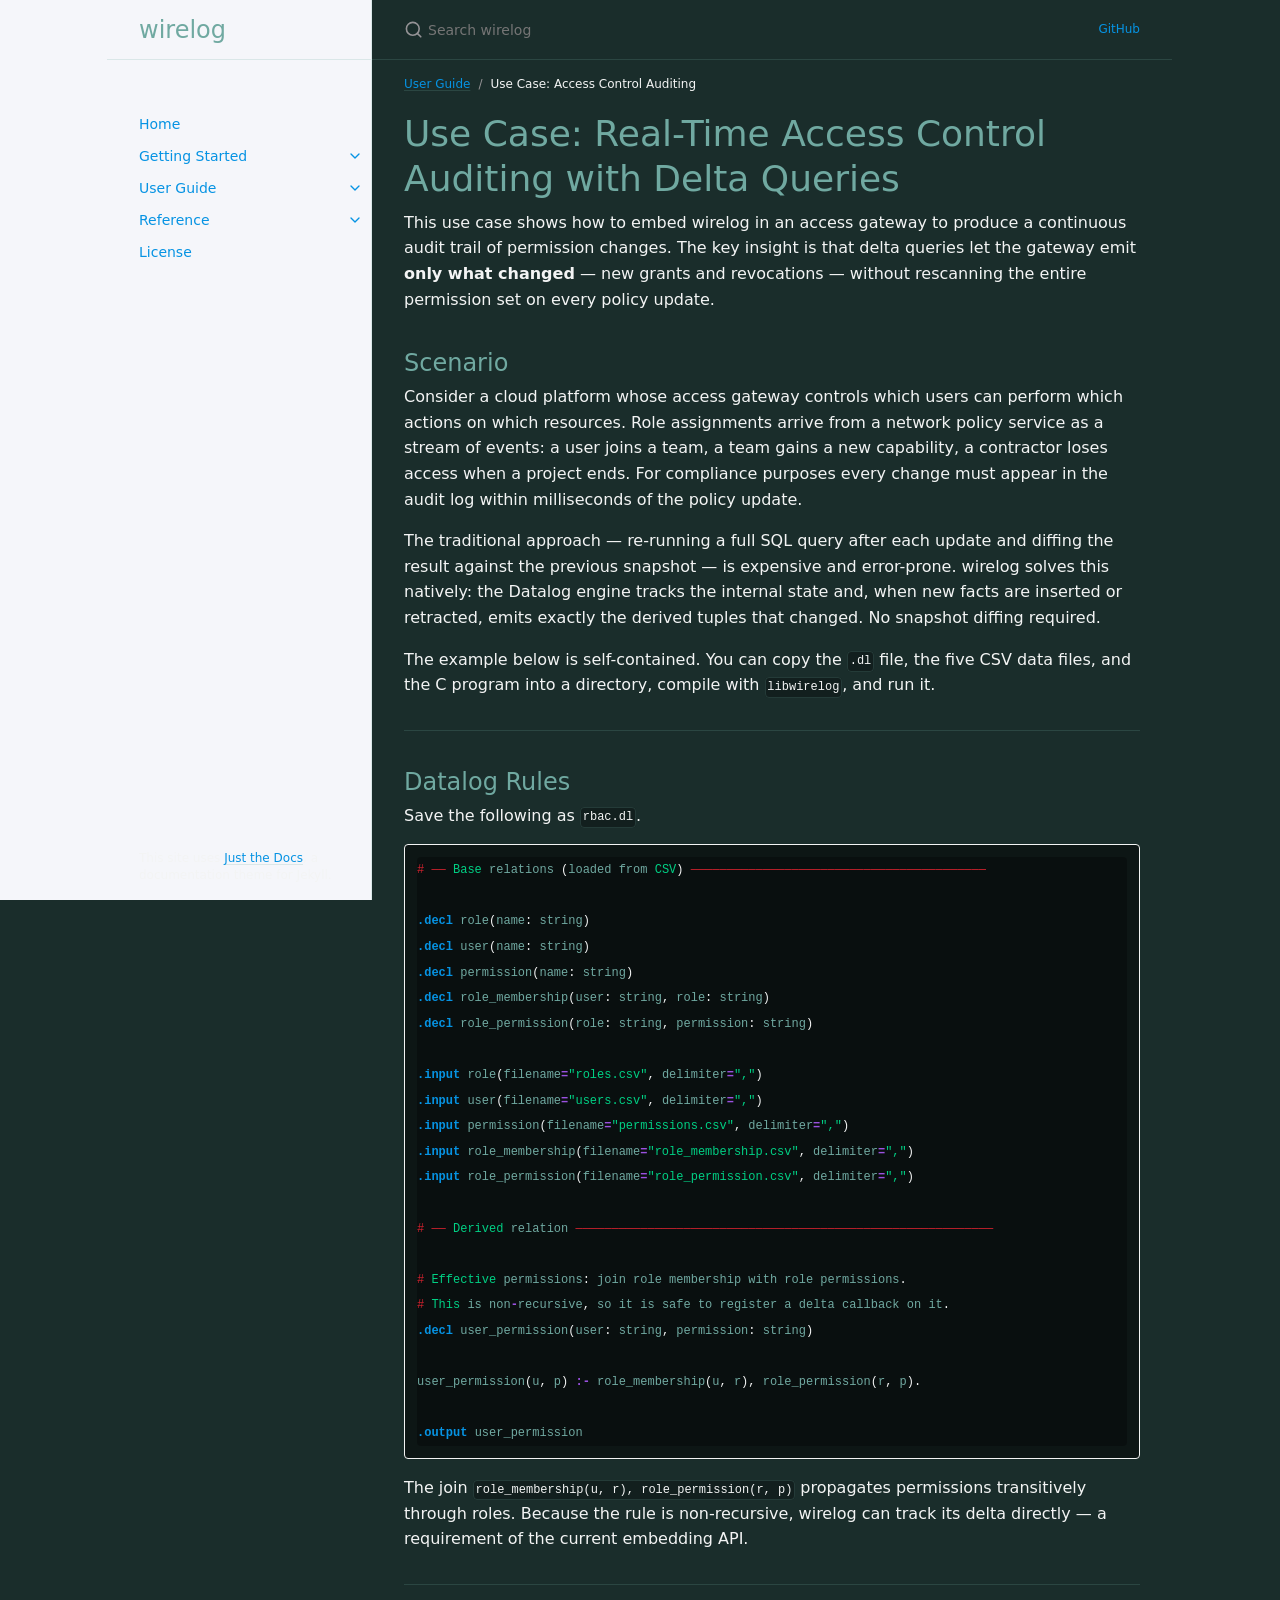
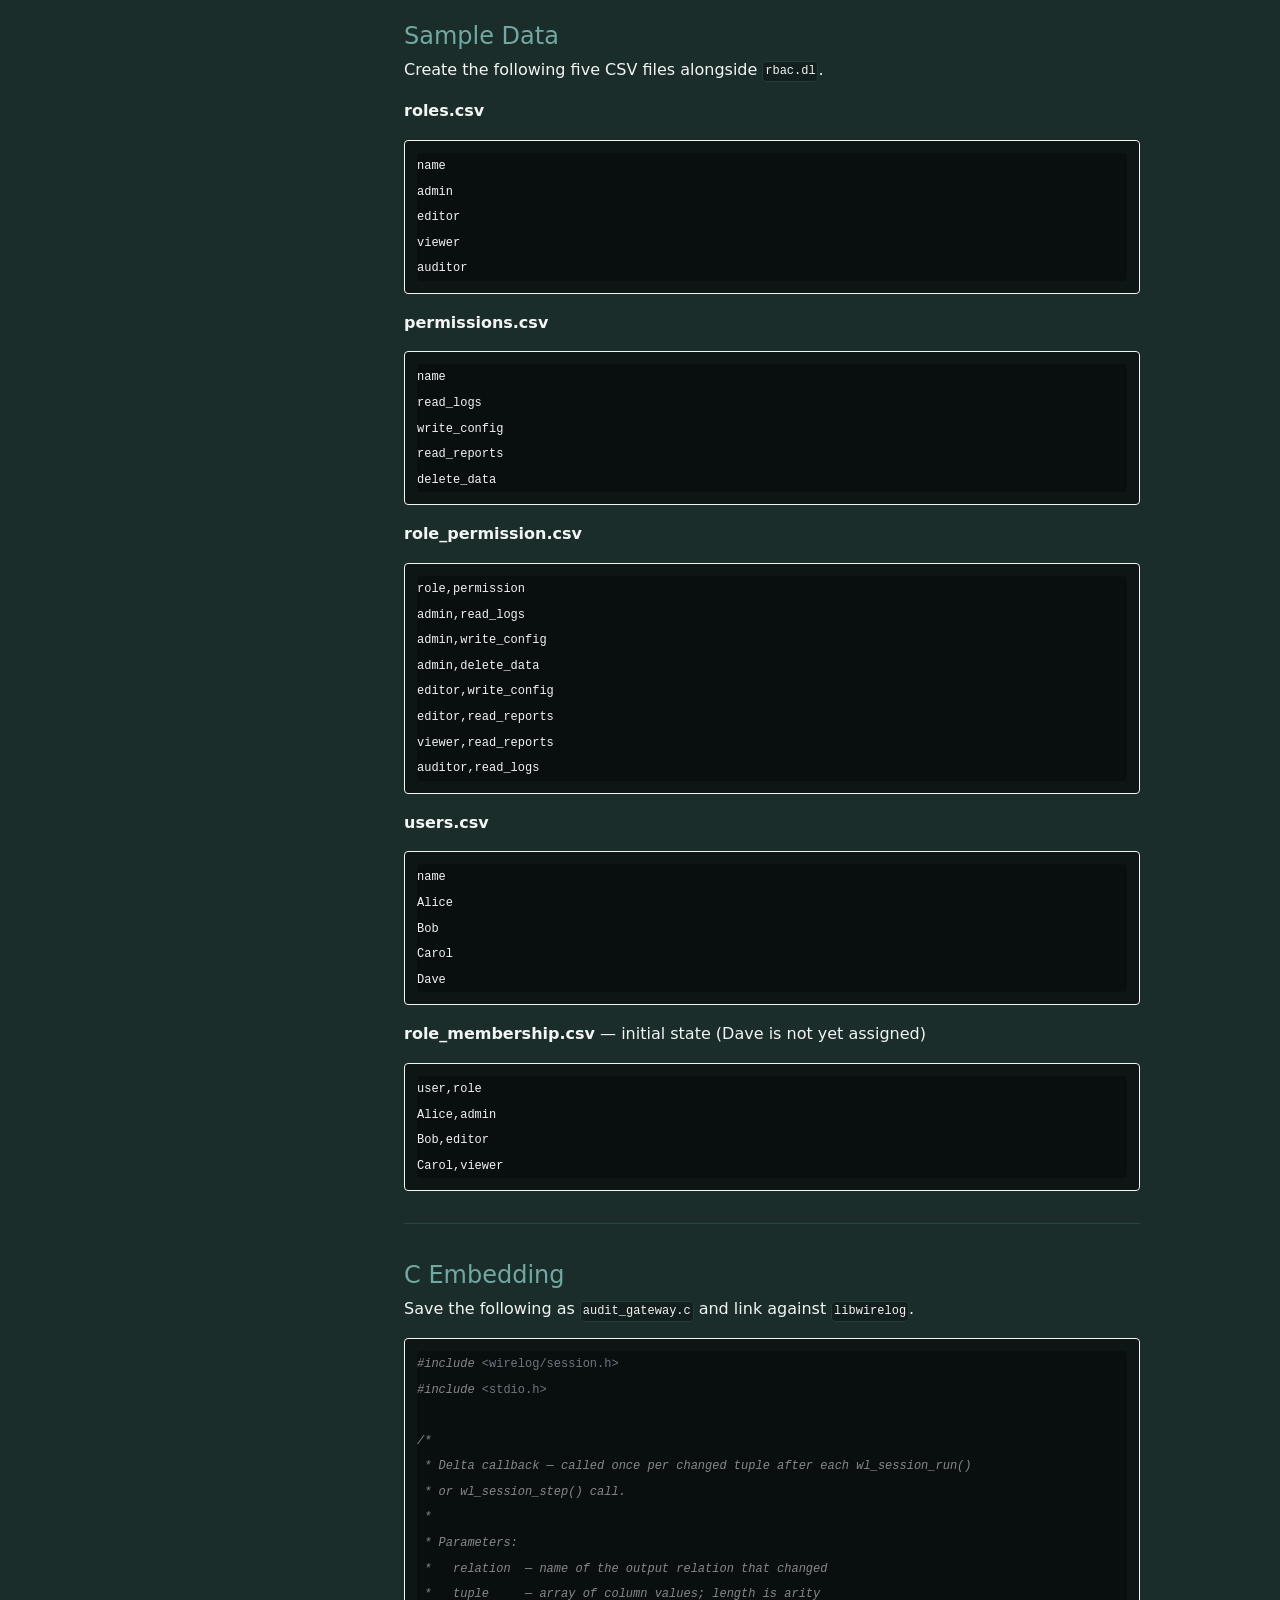
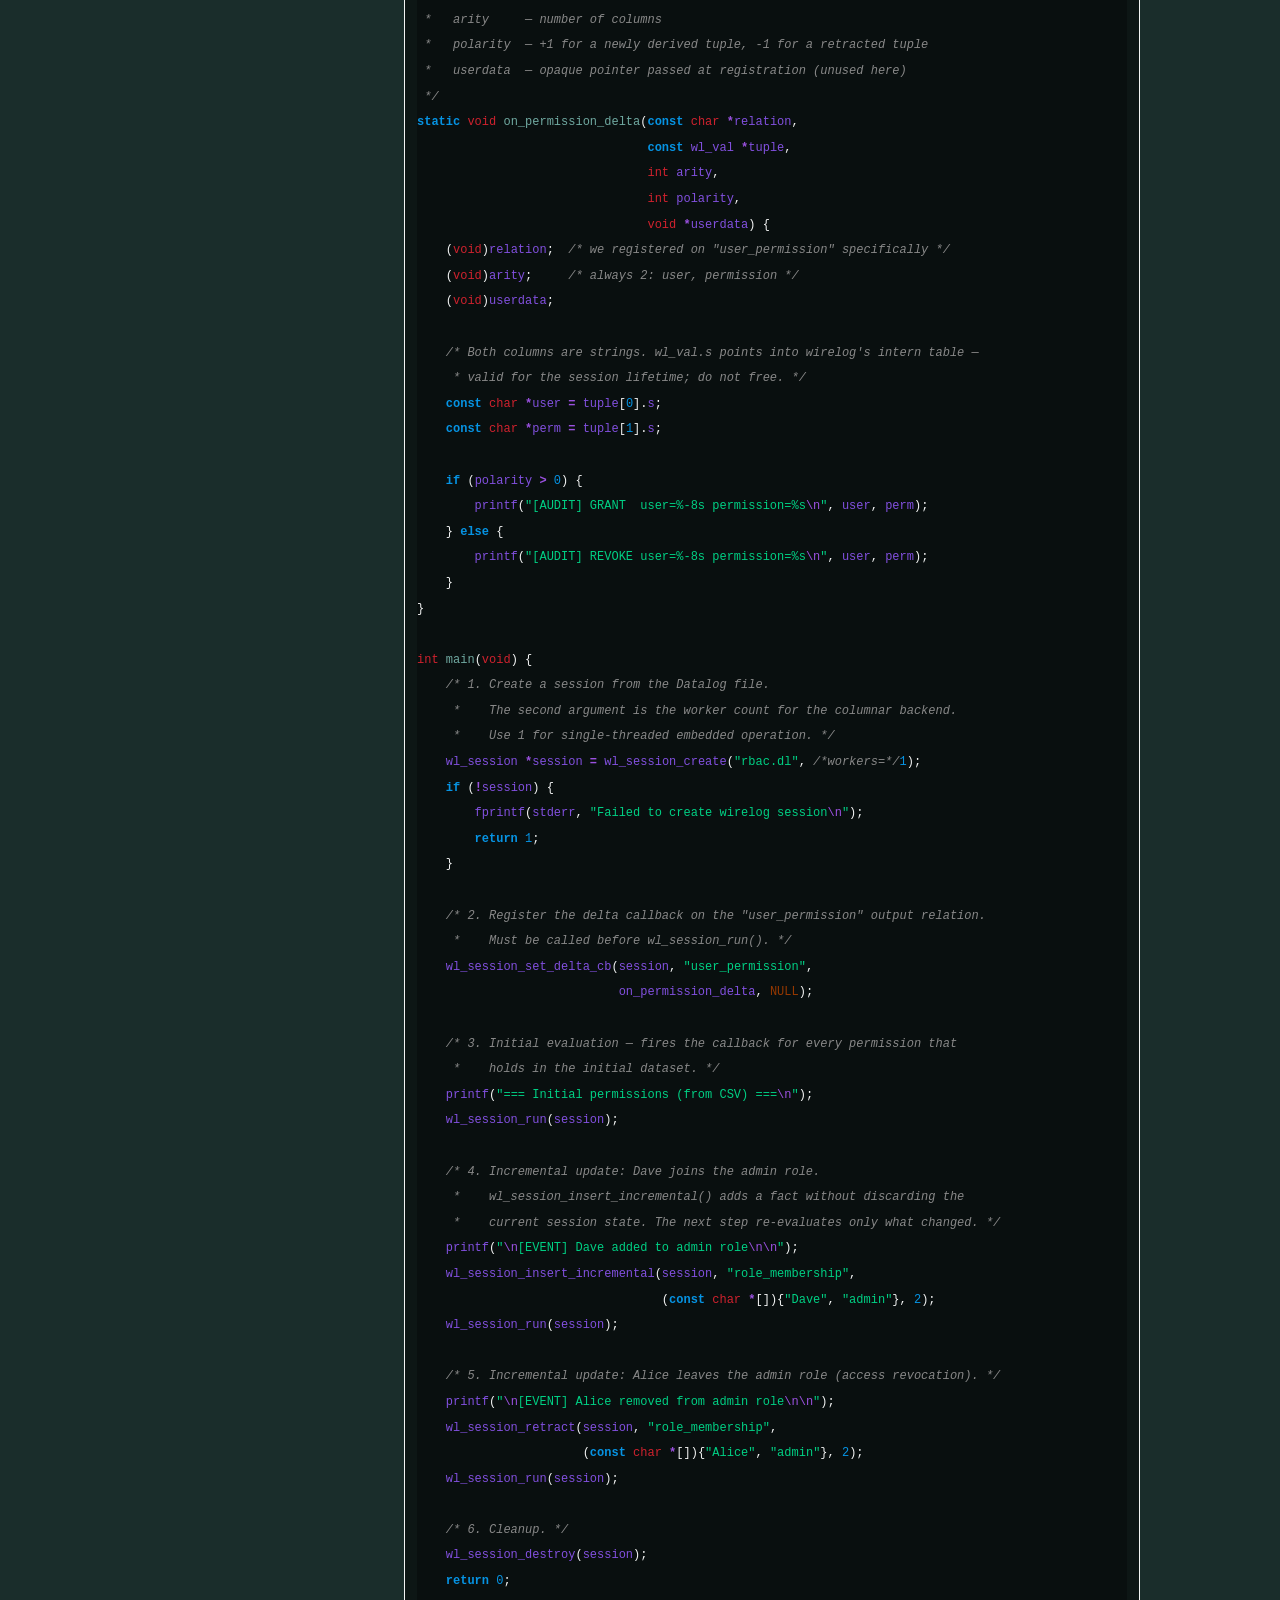
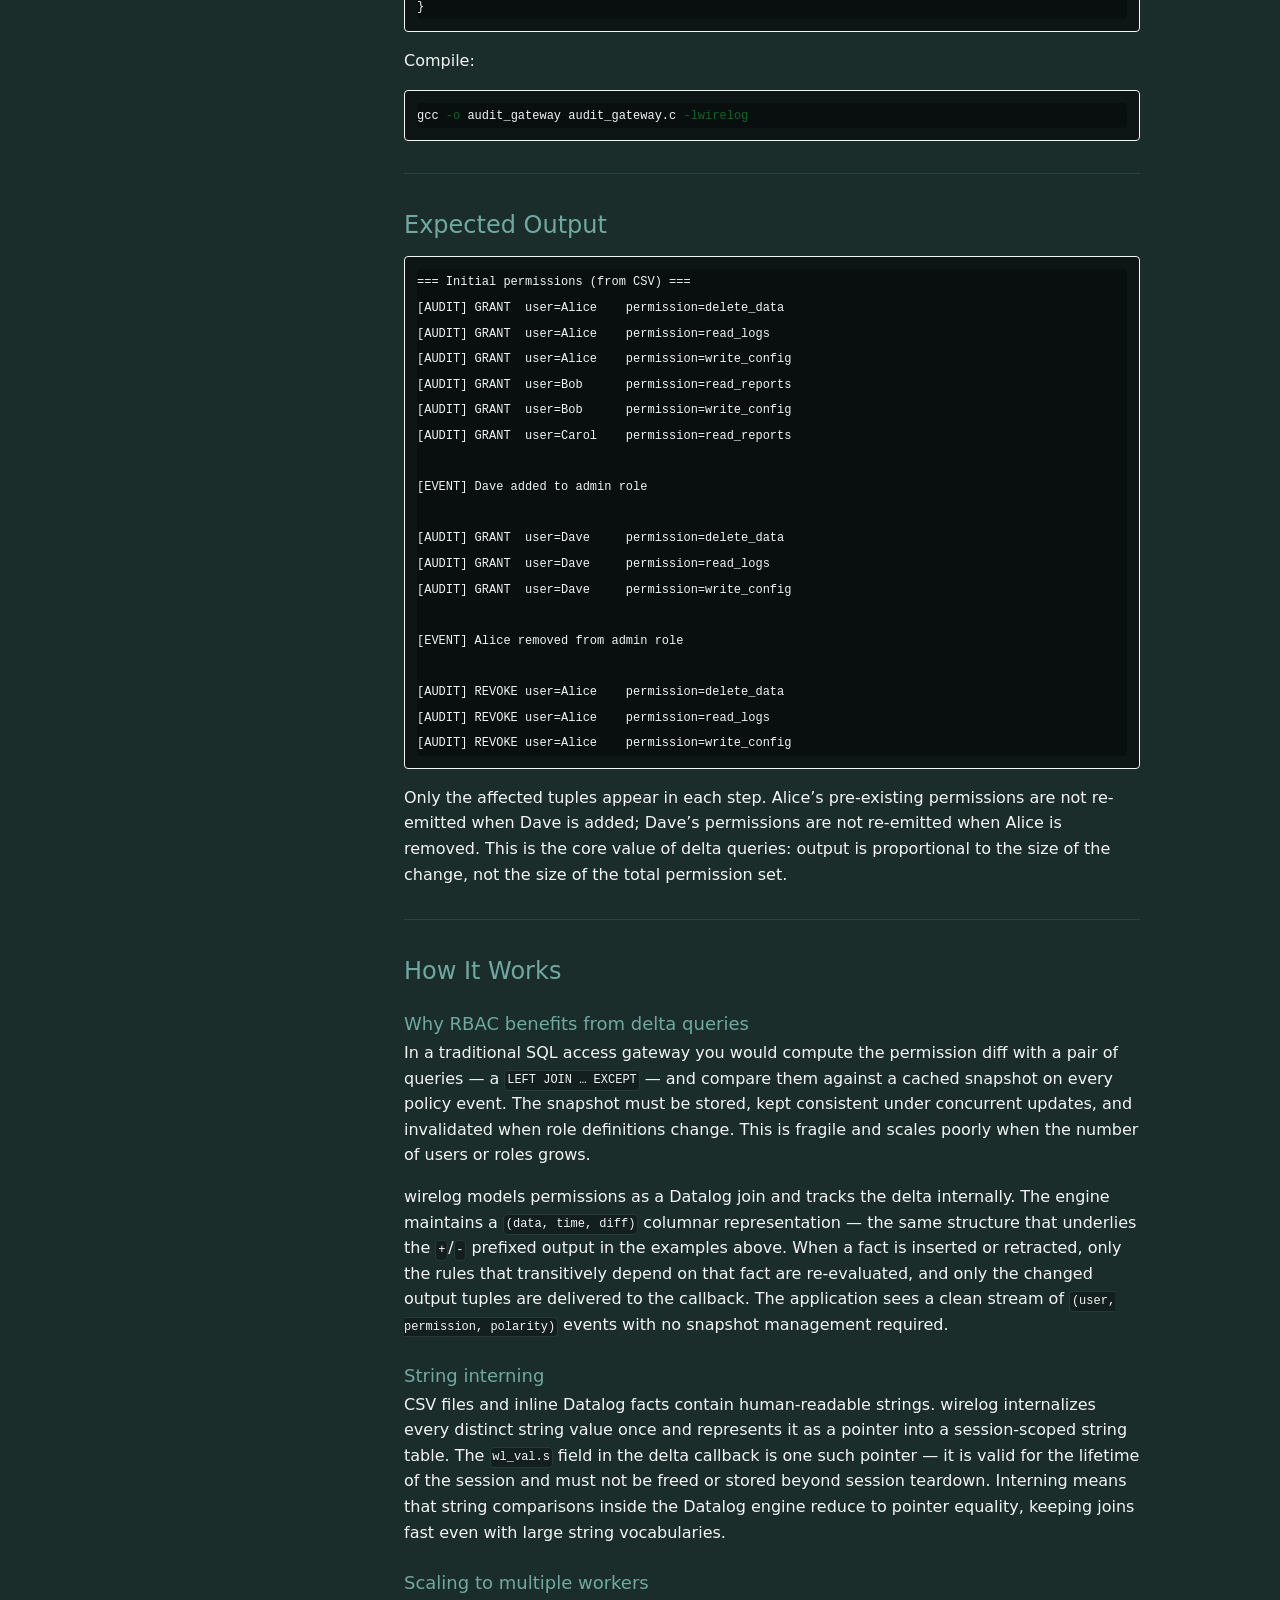
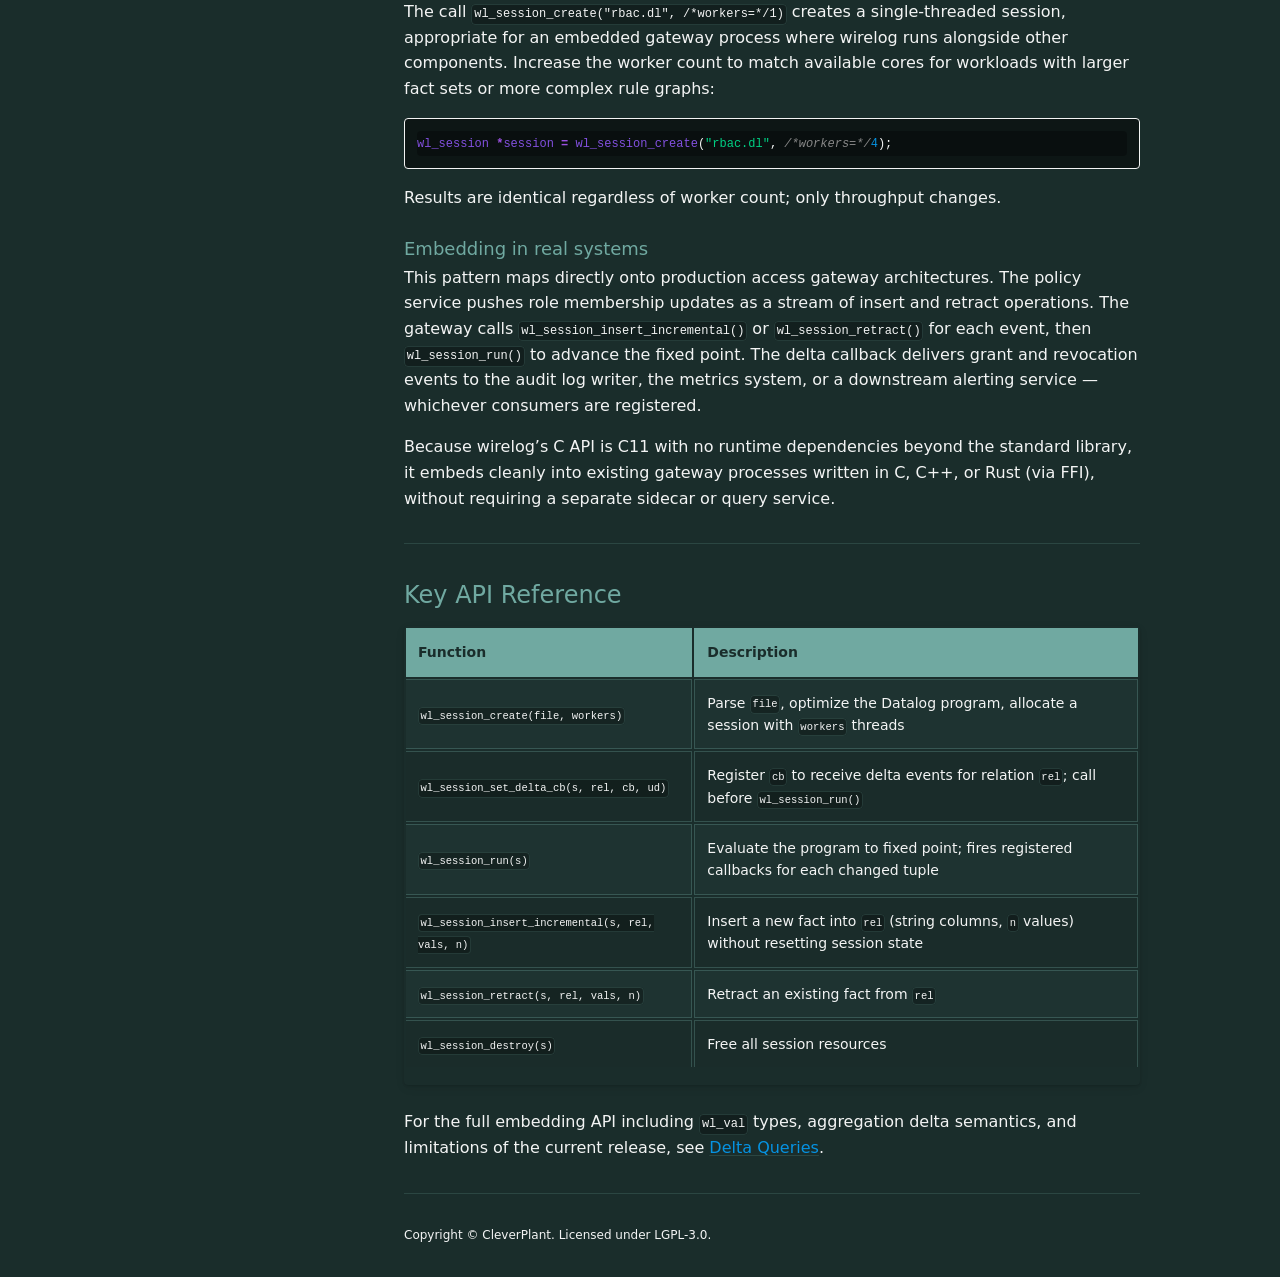
<file: wirelog/user-guide/access-control-audit/index.html>
<!DOCTYPE html> <html lang="en-US"> <head> <meta charset="UTF-8"> <meta http-equiv="X-UA-Compatible" content="IE=Edge"> <link rel="stylesheet" href="/wirelog/assets/css/just-the-docs-default.css"> <link rel="stylesheet" href="/wirelog/assets/css/just-the-docs-head-nav.css" id="jtd-head-nav-stylesheet"> <style id="jtd-nav-activation"> .site-nav > ul.nav-list:first-child > li > a, .site-nav > ul.nav-list:first-child > li > ul > li:not(:nth-child(2)) > a, .site-nav > ul.nav-list:first-child > li > ul > li > ul > li a { background-image: none; } .site-nav > ul.nav-list:not(:first-child) a, .site-nav li.external a { background-image: none; } .site-nav > ul.nav-list:first-child > li:nth-child(3) > ul > li:nth-child(2) > a { font-weight: 600; text-decoration: none; }.site-nav > ul.nav-list:first-child > li:nth-child(3) > button svg, .site-nav > ul.nav-list:first-child > li:nth-child(3) > ul > li:nth-child(2) > button svg { transform: rotate(-90deg); }.site-nav > ul.nav-list:first-child > li.nav-list-item:nth-child(3) > ul.nav-list, .site-nav > ul.nav-list:first-child > li.nav-list-item:nth-child(3) > ul.nav-list > li.nav-list-item:nth-child(2) > ul.nav-list { display: block; } </style> <script src="/wirelog/assets/js/vendor/lunr.min.js"></script> <script src="/wirelog/assets/js/just-the-docs.js"></script> <meta name="viewport" content="width=device-width, initial-scale=1"> <!-- Begin Jekyll SEO tag v2.8.0 --> <title>Use Case: Access Control Auditing | wirelog</title> <meta name="generator" content="Jekyll v4.4.1" /> <meta property="og:title" content="Use Case: Access Control Auditing" /> <meta property="og:locale" content="en_US" /> <meta name="description" content="Embedded-to-Enterprise Datalog Engine" /> <meta property="og:description" content="Embedded-to-Enterprise Datalog Engine" /> <link rel="canonical" href="https://justinjoy.github.io/wirelog/user-guide/access-control-audit/" /> <meta property="og:url" content="https://justinjoy.github.io/wirelog/user-guide/access-control-audit/" /> <meta property="og:site_name" content="wirelog" /> <meta property="og:type" content="website" /> <meta name="twitter:card" content="summary" /> <meta property="twitter:title" content="Use Case: Access Control Auditing" /> <script type="application/ld+json"> {"@context":"https://schema.org","@type":"WebPage","description":"Embedded-to-Enterprise Datalog Engine","headline":"Use Case: Access Control Auditing","url":"https://justinjoy.github.io/wirelog/user-guide/access-control-audit/"}</script> <!-- End Jekyll SEO tag --> </head> <body> <a class="skip-to-main" href="#main-content">Skip to main content</a> <svg xmlns="http://www.w3.org/2000/svg" class="d-none"> <symbol id="svg-link" viewBox="0 0 24 24"> <title>Link</title> <svg xmlns="http://www.w3.org/2000/svg" width="24" height="24" viewBox="0 0 24 24" fill="none" stroke="currentColor" stroke-width="2" stroke-linecap="round" stroke-linejoin="round" class="feather feather-link"> <path d="M10 13a5 5 0 0 0 7.54.54l3-3a5 5 0 0 0-7.07-7.07l-1.72 1.71"></path><path d="M14 11a5 5 0 0 0-7.54-.54l-3 3a5 5 0 0 0 7.07 7.07l1.71-1.71"></path> </svg> </symbol> <symbol id="svg-menu" viewBox="0 0 24 24"> <title>Menu</title> <svg xmlns="http://www.w3.org/2000/svg" width="24" height="24" viewBox="0 0 24 24" fill="none" stroke="currentColor" stroke-width="2" stroke-linecap="round" stroke-linejoin="round" class="feather feather-menu"> <line x1="3" y1="12" x2="21" y2="12"></line><line x1="3" y1="6" x2="21" y2="6"></line><line x1="3" y1="18" x2="21" y2="18"></line> </svg> </symbol> <symbol id="svg-arrow-right" viewBox="0 0 24 24"> <title>Expand</title> <svg xmlns="http://www.w3.org/2000/svg" width="24" height="24" viewBox="0 0 24 24" fill="none" stroke="currentColor" stroke-width="2" stroke-linecap="round" stroke-linejoin="round" class="feather feather-chevron-right"> <polyline points="9 18 15 12 9 6"></polyline> </svg> </symbol> <!-- Feather. MIT License: https://github.com/feathericons/feather/blob/master/LICENSE --> <symbol id="svg-external-link" width="24" height="24" viewBox="0 0 24 24" fill="none" stroke="currentColor" stroke-width="2" stroke-linecap="round" stroke-linejoin="round" class="feather feather-external-link"> <title id="svg-external-link-title">(external link)</title> <path d="M18 13v6a2 2 0 0 1-2 2H5a2 2 0 0 1-2-2V8a2 2 0 0 1 2-2h6"></path><polyline points="15 3 21 3 21 9"></polyline><line x1="10" y1="14" x2="21" y2="3"></line> </symbol> <symbol id="svg-doc" viewBox="0 0 24 24"> <title>Document</title> <svg xmlns="http://www.w3.org/2000/svg" width="24" height="24" viewBox="0 0 24 24" fill="none" stroke="currentColor" stroke-width="2" stroke-linecap="round" stroke-linejoin="round" class="feather feather-file"> <path d="M13 2H6a2 2 0 0 0-2 2v16a2 2 0 0 0 2 2h12a2 2 0 0 0 2-2V9z"></path><polyline points="13 2 13 9 20 9"></polyline> </svg> </symbol> <symbol id="svg-search" viewBox="0 0 24 24"> <title>Search</title> <svg xmlns="http://www.w3.org/2000/svg" width="24" height="24" viewBox="0 0 24 24" fill="none" stroke="currentColor" stroke-width="2" stroke-linecap="round" stroke-linejoin="round" class="feather feather-search"> <circle cx="11" cy="11" r="8"></circle><line x1="21" y1="21" x2="16.65" y2="16.65"></line> </svg> </symbol> <!-- Bootstrap Icons. MIT License: https://github.com/twbs/icons/blob/main/LICENSE.md --> <symbol id="svg-copy" viewBox="0 0 16 16"> <title>Copy</title> <svg xmlns="http://www.w3.org/2000/svg" width="16" height="16" fill="currentColor" class="bi bi-clipboard" viewBox="0 0 16 16"> <path d="M4 1.5H3a2 2 0 0 0-2 2V14a2 2 0 0 0 2 2h10a2 2 0 0 0 2-2V3.5a2 2 0 0 0-2-2h-1v1h1a1 1 0 0 1 1 1V14a1 1 0 0 1-1 1H3a1 1 0 0 1-1-1V3.5a1 1 0 0 1 1-1h1v-1z"/> <path d="M9.5 1a.5.5 0 0 1 .5.5v1a.5.5 0 0 1-.5.5h-3a.5.5 0 0 1-.5-.5v-1a.5.5 0 0 1 .5-.5h3zm-3-1A1.5 1.5 0 0 0 5 1.5v1A1.5 1.5 0 0 0 6.5 4h3A1.5 1.5 0 0 0 11 2.5v-1A1.5 1.5 0 0 0 9.5 0h-3z"/> </svg> </symbol> <symbol id="svg-copied" viewBox="0 0 16 16"> <title>Copied</title> <svg xmlns="http://www.w3.org/2000/svg" width="16" height="16" fill="currentColor" class="bi bi-clipboard-check-fill" viewBox="0 0 16 16"> <path d="M6.5 0A1.5 1.5 0 0 0 5 1.5v1A1.5 1.5 0 0 0 6.5 4h3A1.5 1.5 0 0 0 11 2.5v-1A1.5 1.5 0 0 0 9.5 0h-3Zm3 1a.5.5 0 0 1 .5.5v1a.5.5 0 0 1-.5.5h-3a.5.5 0 0 1-.5-.5v-1a.5.5 0 0 1 .5-.5h3Z"/> <path d="M4 1.5H3a2 2 0 0 0-2 2V14a2 2 0 0 0 2 2h10a2 2 0 0 0 2-2V3.5a2 2 0 0 0-2-2h-1v1A2.5 2.5 0 0 1 9.5 5h-3A2.5 2.5 0 0 1 4 2.5v-1Zm6.854 7.354-3 3a.5.5 0 0 1-.708 0l-1.5-1.5a.5.5 0 0 1 .708-.708L7.5 10.793l2.646-2.647a.5.5 0 0 1 .708.708Z"/> </svg> </symbol> </svg> <header class="side-bar"> <div class="site-header"> <a href="/wirelog/" class="site-title lh-tight"> wirelog </a> <button id="menu-button" class="site-button btn-reset" aria-label="Menu" aria-expanded="false"> <svg viewBox="0 0 24 24" class="icon" aria-hidden="true"><use xlink:href="#svg-menu"></use></svg> </button> </div> <nav aria-label="Main" id="site-nav" class="site-nav"> <ul class="nav-list"><li class="nav-list-item"><a href="/wirelog/" class="nav-list-link">Home</a></li><li class="nav-list-item"><button class="nav-list-expander btn-reset" aria-label="Getting Started submenu" aria-expanded="false"> <svg viewBox="0 0 24 24" aria-hidden="true"><use xlink:href="#svg-arrow-right"></use></svg> </button><a href="/wirelog/getting-started/" class="nav-list-link">Getting Started</a><ul class="nav-list"><li class="nav-list-item"><a href="/wirelog/getting-started/install/" class="nav-list-link">Installation</a></li><li class="nav-list-item"><a href="/wirelog/getting-started/tutorial/" class="nav-list-link">Tutorial</a></li></ul></li><li class="nav-list-item"><button class="nav-list-expander btn-reset" aria-label="User Guide submenu" aria-expanded="false"> <svg viewBox="0 0 24 24" aria-hidden="true"><use xlink:href="#svg-arrow-right"></use></svg> </button><a href="/wirelog/user-guide/" class="nav-list-link">User Guide</a><ul class="nav-list"><li class="nav-list-item"><a href="/wirelog/user-guide/examples/" class="nav-list-link">Examples</a></li><li class="nav-list-item"><a href="/wirelog/user-guide/access-control-audit/" class="nav-list-link">Use Case: Access Control Auditing</a></li><li class="nav-list-item"><a href="/wirelog/user-guide/cli/" class="nav-list-link">CLI Usage</a></li></ul></li><li class="nav-list-item"><button class="nav-list-expander btn-reset" aria-label="Reference submenu" aria-expanded="false"> <svg viewBox="0 0 24 24" aria-hidden="true"><use xlink:href="#svg-arrow-right"></use></svg> </button><a href="/wirelog/reference/" class="nav-list-link">Reference</a><ul class="nav-list"><li class="nav-list-item"><a href="/wirelog/reference/language/" class="nav-list-link">Language Reference</a></li><li class="nav-list-item"><a href="/wirelog/reference/delta-queries/" class="nav-list-link">Delta Queries</a></li></ul></li><li class="nav-list-item"><a href="/wirelog/license/" class="nav-list-link">License</a></li></ul> </nav> <div class="d-md-block d-none site-footer"> This site uses <a href="https://github.com/just-the-docs/just-the-docs">Just the Docs</a>, a documentation theme for Jekyll. </div> </header> <div class="main" id="top"> <div id="main-header" class="main-header"> <div class="search" role="search"> <div class="search-input-wrap"> <input type="text" id="search-input" class="search-input" tabindex="0" placeholder="Search wirelog" autocomplete="off"> <label for="search-input" class="search-label"> <span class="sr-only">Search wirelog</span> <svg viewBox="0 0 24 24" class="search-icon" aria-hidden="true"><use xlink:href="#svg-search"></use></svg> </label> </div> <div id="search-results" class="search-results"></div> </div> <nav aria-label="Auxiliary" class="aux-nav"> <ul class="aux-nav-list"> <li class="aux-nav-list-item"> <a href="https://github.com/justinjoy/wirelog" class="site-button" > GitHub </a> </li> </ul> </nav> </div> <div class="main-content-wrap"> <nav aria-label="Breadcrumb" class="breadcrumb-nav"> <ol class="breadcrumb-nav-list"> <li class="breadcrumb-nav-list-item"><a href="/wirelog/user-guide/">User Guide</a></li> <li class="breadcrumb-nav-list-item"><span>Use Case: Access Control Auditing</span></li> </ol> </nav> <div id="main-content" class="main-content"> <main> <h1 id="use-case-real-time-access-control-auditing-with-delta-queries"> <a href="#use-case-real-time-access-control-auditing-with-delta-queries" class="anchor-heading" aria-labelledby="use-case-real-time-access-control-auditing-with-delta-queries"><svg viewBox="0 0 16 16" aria-hidden="true"><use xlink:href="#svg-link"></use></svg></a> Use Case: Real-Time Access Control Auditing with Delta Queries </h1> <p>This use case shows how to embed wirelog in an access gateway to produce a continuous audit trail of permission changes. The key insight is that delta queries let the gateway emit <strong>only what changed</strong> — new grants and revocations — without rescanning the entire permission set on every policy update.</p> <h2 id="scenario"> <a href="#scenario" class="anchor-heading" aria-labelledby="scenario"><svg viewBox="0 0 16 16" aria-hidden="true"><use xlink:href="#svg-link"></use></svg></a> Scenario </h2> <p>Consider a cloud platform whose access gateway controls which users can perform which actions on which resources. Role assignments arrive from a network policy service as a stream of events: a user joins a team, a team gains a new capability, a contractor loses access when a project ends. For compliance purposes every change must appear in the audit log within milliseconds of the policy update.</p> <p>The traditional approach — re-running a full SQL query after each update and diffing the result against the previous snapshot — is expensive and error-prone. wirelog solves this natively: the Datalog engine tracks the internal state and, when new facts are inserted or retracted, emits exactly the derived tuples that changed. No snapshot diffing required.</p> <p>The example below is self-contained. You can copy the <code class="language-plaintext highlighter-rouge">.dl</code> file, the five CSV data files, and the C program into a directory, compile with <code class="language-plaintext highlighter-rouge">libwirelog</code>, and run it.</p><hr /> <h2 id="datalog-rules"> <a href="#datalog-rules" class="anchor-heading" aria-labelledby="datalog-rules"><svg viewBox="0 0 16 16" aria-hidden="true"><use xlink:href="#svg-link"></use></svg></a> Datalog Rules </h2> <p>Save the following as <code class="language-plaintext highlighter-rouge">rbac.dl</code>.</p> <div class="language-dl highlighter-rouge"><div class="highlight"><pre class="highlight"><code><span class="err">#</span><span class="w"> </span><span class="err">──</span><span class="w"> </span><span class="nv">Base</span><span class="w"> </span><span class="nf">relations</span><span class="w"> </span><span class="p">(</span><span class="nf">loaded</span><span class="w"> </span><span class="nf">from</span><span class="w"> </span><span class="nv">CSV</span><span class="p">)</span><span class="w"> </span><span class="err">─────────────────────────────────────────</span><span class="w">

</span><span class="kd">.decl</span><span class="w"> </span><span class="nf">role</span><span class="p">(</span><span class="nf">name</span><span class="p">:</span><span class="w"> </span><span class="nf">string</span><span class="p">)</span><span class="w">
</span><span class="kd">.decl</span><span class="w"> </span><span class="nf">user</span><span class="p">(</span><span class="nf">name</span><span class="p">:</span><span class="w"> </span><span class="nf">string</span><span class="p">)</span><span class="w">
</span><span class="kd">.decl</span><span class="w"> </span><span class="nf">permission</span><span class="p">(</span><span class="nf">name</span><span class="p">:</span><span class="w"> </span><span class="nf">string</span><span class="p">)</span><span class="w">
</span><span class="kd">.decl</span><span class="w"> </span><span class="nf">role_membership</span><span class="p">(</span><span class="nf">user</span><span class="p">:</span><span class="w"> </span><span class="nf">string</span><span class="p">,</span><span class="w"> </span><span class="nf">role</span><span class="p">:</span><span class="w"> </span><span class="nf">string</span><span class="p">)</span><span class="w">
</span><span class="kd">.decl</span><span class="w"> </span><span class="nf">role_permission</span><span class="p">(</span><span class="nf">role</span><span class="p">:</span><span class="w"> </span><span class="nf">string</span><span class="p">,</span><span class="w"> </span><span class="nf">permission</span><span class="p">:</span><span class="w"> </span><span class="nf">string</span><span class="p">)</span><span class="w">

</span><span class="kd">.input</span><span class="w"> </span><span class="nf">role</span><span class="p">(</span><span class="nf">filename</span><span class="o">=</span><span class="s2">"roles.csv"</span><span class="p">,</span><span class="w"> </span><span class="nf">delimiter</span><span class="o">=</span><span class="s2">","</span><span class="p">)</span><span class="w">
</span><span class="kd">.input</span><span class="w"> </span><span class="nf">user</span><span class="p">(</span><span class="nf">filename</span><span class="o">=</span><span class="s2">"users.csv"</span><span class="p">,</span><span class="w"> </span><span class="nf">delimiter</span><span class="o">=</span><span class="s2">","</span><span class="p">)</span><span class="w">
</span><span class="kd">.input</span><span class="w"> </span><span class="nf">permission</span><span class="p">(</span><span class="nf">filename</span><span class="o">=</span><span class="s2">"permissions.csv"</span><span class="p">,</span><span class="w"> </span><span class="nf">delimiter</span><span class="o">=</span><span class="s2">","</span><span class="p">)</span><span class="w">
</span><span class="kd">.input</span><span class="w"> </span><span class="nf">role_membership</span><span class="p">(</span><span class="nf">filename</span><span class="o">=</span><span class="s2">"role_membership.csv"</span><span class="p">,</span><span class="w"> </span><span class="nf">delimiter</span><span class="o">=</span><span class="s2">","</span><span class="p">)</span><span class="w">
</span><span class="kd">.input</span><span class="w"> </span><span class="nf">role_permission</span><span class="p">(</span><span class="nf">filename</span><span class="o">=</span><span class="s2">"role_permission.csv"</span><span class="p">,</span><span class="w"> </span><span class="nf">delimiter</span><span class="o">=</span><span class="s2">","</span><span class="p">)</span><span class="w">

</span><span class="err">#</span><span class="w"> </span><span class="err">──</span><span class="w"> </span><span class="nv">Derived</span><span class="w"> </span><span class="nf">relation</span><span class="w"> </span><span class="err">──────────────────────────────────────────────────────────</span><span class="w">

</span><span class="err">#</span><span class="w"> </span><span class="nv">Effective</span><span class="w"> </span><span class="nf">permissions</span><span class="p">:</span><span class="w"> </span><span class="nf">join</span><span class="w"> </span><span class="nf">role</span><span class="w"> </span><span class="nf">membership</span><span class="w"> </span><span class="nf">with</span><span class="w"> </span><span class="nf">role</span><span class="w"> </span><span class="nf">permissions</span><span class="p">.</span><span class="w">
</span><span class="err">#</span><span class="w"> </span><span class="nv">This</span><span class="w"> </span><span class="nf">is</span><span class="w"> </span><span class="nf">non</span><span class="o">-</span><span class="nf">recursive</span><span class="p">,</span><span class="w"> </span><span class="nf">so</span><span class="w"> </span><span class="nf">it</span><span class="w"> </span><span class="nf">is</span><span class="w"> </span><span class="nf">safe</span><span class="w"> </span><span class="nf">to</span><span class="w"> </span><span class="nf">register</span><span class="w"> </span><span class="nf">a</span><span class="w"> </span><span class="nf">delta</span><span class="w"> </span><span class="nf">callback</span><span class="w"> </span><span class="nf">on</span><span class="w"> </span><span class="nf">it</span><span class="p">.</span><span class="w">
</span><span class="kd">.decl</span><span class="w"> </span><span class="nf">user_permission</span><span class="p">(</span><span class="nf">user</span><span class="p">:</span><span class="w"> </span><span class="nf">string</span><span class="p">,</span><span class="w"> </span><span class="nf">permission</span><span class="p">:</span><span class="w"> </span><span class="nf">string</span><span class="p">)</span><span class="w">

</span><span class="nf">user_permission</span><span class="p">(</span><span class="nf">u</span><span class="p">,</span><span class="w"> </span><span class="nf">p</span><span class="p">)</span><span class="w"> </span><span class="o">:-</span><span class="w"> </span><span class="nf">role_membership</span><span class="p">(</span><span class="nf">u</span><span class="p">,</span><span class="w"> </span><span class="nf">r</span><span class="p">),</span><span class="w"> </span><span class="nf">role_permission</span><span class="p">(</span><span class="nf">r</span><span class="p">,</span><span class="w"> </span><span class="nf">p</span><span class="p">).</span><span class="w">

</span><span class="kd">.output</span><span class="w"> </span><span class="nf">user_permission</span><span class="w">
</span></code></pre></div></div> <p>The join <code class="language-plaintext highlighter-rouge">role_membership(u, r), role_permission(r, p)</code> propagates permissions transitively through roles. Because the rule is non-recursive, wirelog can track its delta directly — a requirement of the current embedding API.</p><hr /> <h2 id="sample-data"> <a href="#sample-data" class="anchor-heading" aria-labelledby="sample-data"><svg viewBox="0 0 16 16" aria-hidden="true"><use xlink:href="#svg-link"></use></svg></a> Sample Data </h2> <p>Create the following five CSV files alongside <code class="language-plaintext highlighter-rouge">rbac.dl</code>.</p> <p><strong>roles.csv</strong></p> <div class="language-plaintext highlighter-rouge"><div class="highlight"><pre class="highlight"><code>name
admin
editor
viewer
auditor
</code></pre></div></div> <p><strong>permissions.csv</strong></p> <div class="language-plaintext highlighter-rouge"><div class="highlight"><pre class="highlight"><code>name
read_logs
write_config
read_reports
delete_data
</code></pre></div></div> <p><strong>role_permission.csv</strong></p> <div class="language-plaintext highlighter-rouge"><div class="highlight"><pre class="highlight"><code>role,permission
admin,read_logs
admin,write_config
admin,delete_data
editor,write_config
editor,read_reports
viewer,read_reports
auditor,read_logs
</code></pre></div></div> <p><strong>users.csv</strong></p> <div class="language-plaintext highlighter-rouge"><div class="highlight"><pre class="highlight"><code>name
Alice
Bob
Carol
Dave
</code></pre></div></div> <p><strong>role_membership.csv</strong> — initial state (Dave is not yet assigned)</p> <div class="language-plaintext highlighter-rouge"><div class="highlight"><pre class="highlight"><code>user,role
Alice,admin
Bob,editor
Carol,viewer
</code></pre></div></div><hr /> <h2 id="c-embedding"> <a href="#c-embedding" class="anchor-heading" aria-labelledby="c-embedding"><svg viewBox="0 0 16 16" aria-hidden="true"><use xlink:href="#svg-link"></use></svg></a> C Embedding </h2> <p>Save the following as <code class="language-plaintext highlighter-rouge">audit_gateway.c</code> and link against <code class="language-plaintext highlighter-rouge">libwirelog</code>.</p> <div class="language-c highlighter-rouge"><div class="highlight"><pre class="highlight"><code><span class="cp">#include</span> <span class="cpf">&lt;wirelog/session.h&gt;</span><span class="cp">
#include</span> <span class="cpf">&lt;stdio.h&gt;</span><span class="cp">
</span>
<span class="cm">/*
 * Delta callback — called once per changed tuple after each wl_session_run()
 * or wl_session_step() call.
 *
 * Parameters:
 *   relation  — name of the output relation that changed
 *   tuple     — array of column values; length is arity
 *   arity     — number of columns
 *   polarity  — +1 for a newly derived tuple, -1 for a retracted tuple
 *   userdata  — opaque pointer passed at registration (unused here)
 */</span>
<span class="k">static</span> <span class="kt">void</span> <span class="nf">on_permission_delta</span><span class="p">(</span><span class="k">const</span> <span class="kt">char</span> <span class="o">*</span><span class="n">relation</span><span class="p">,</span>
                                <span class="k">const</span> <span class="n">wl_val</span> <span class="o">*</span><span class="n">tuple</span><span class="p">,</span>
                                <span class="kt">int</span> <span class="n">arity</span><span class="p">,</span>
                                <span class="kt">int</span> <span class="n">polarity</span><span class="p">,</span>
                                <span class="kt">void</span> <span class="o">*</span><span class="n">userdata</span><span class="p">)</span> <span class="p">{</span>
    <span class="p">(</span><span class="kt">void</span><span class="p">)</span><span class="n">relation</span><span class="p">;</span>  <span class="cm">/* we registered on "user_permission" specifically */</span>
    <span class="p">(</span><span class="kt">void</span><span class="p">)</span><span class="n">arity</span><span class="p">;</span>     <span class="cm">/* always 2: user, permission */</span>
    <span class="p">(</span><span class="kt">void</span><span class="p">)</span><span class="n">userdata</span><span class="p">;</span>

    <span class="cm">/* Both columns are strings. wl_val.s points into wirelog's intern table —
     * valid for the session lifetime; do not free. */</span>
    <span class="k">const</span> <span class="kt">char</span> <span class="o">*</span><span class="n">user</span> <span class="o">=</span> <span class="n">tuple</span><span class="p">[</span><span class="mi">0</span><span class="p">].</span><span class="n">s</span><span class="p">;</span>
    <span class="k">const</span> <span class="kt">char</span> <span class="o">*</span><span class="n">perm</span> <span class="o">=</span> <span class="n">tuple</span><span class="p">[</span><span class="mi">1</span><span class="p">].</span><span class="n">s</span><span class="p">;</span>

    <span class="k">if</span> <span class="p">(</span><span class="n">polarity</span> <span class="o">&gt;</span> <span class="mi">0</span><span class="p">)</span> <span class="p">{</span>
        <span class="n">printf</span><span class="p">(</span><span class="s">"[AUDIT] GRANT  user=%-8s permission=%s</span><span class="se">\n</span><span class="s">"</span><span class="p">,</span> <span class="n">user</span><span class="p">,</span> <span class="n">perm</span><span class="p">);</span>
    <span class="p">}</span> <span class="k">else</span> <span class="p">{</span>
        <span class="n">printf</span><span class="p">(</span><span class="s">"[AUDIT] REVOKE user=%-8s permission=%s</span><span class="se">\n</span><span class="s">"</span><span class="p">,</span> <span class="n">user</span><span class="p">,</span> <span class="n">perm</span><span class="p">);</span>
    <span class="p">}</span>
<span class="p">}</span>

<span class="kt">int</span> <span class="nf">main</span><span class="p">(</span><span class="kt">void</span><span class="p">)</span> <span class="p">{</span>
    <span class="cm">/* 1. Create a session from the Datalog file.
     *    The second argument is the worker count for the columnar backend.
     *    Use 1 for single-threaded embedded operation. */</span>
    <span class="n">wl_session</span> <span class="o">*</span><span class="n">session</span> <span class="o">=</span> <span class="n">wl_session_create</span><span class="p">(</span><span class="s">"rbac.dl"</span><span class="p">,</span> <span class="cm">/*workers=*/</span><span class="mi">1</span><span class="p">);</span>
    <span class="k">if</span> <span class="p">(</span><span class="o">!</span><span class="n">session</span><span class="p">)</span> <span class="p">{</span>
        <span class="n">fprintf</span><span class="p">(</span><span class="n">stderr</span><span class="p">,</span> <span class="s">"Failed to create wirelog session</span><span class="se">\n</span><span class="s">"</span><span class="p">);</span>
        <span class="k">return</span> <span class="mi">1</span><span class="p">;</span>
    <span class="p">}</span>

    <span class="cm">/* 2. Register the delta callback on the "user_permission" output relation.
     *    Must be called before wl_session_run(). */</span>
    <span class="n">wl_session_set_delta_cb</span><span class="p">(</span><span class="n">session</span><span class="p">,</span> <span class="s">"user_permission"</span><span class="p">,</span>
                            <span class="n">on_permission_delta</span><span class="p">,</span> <span class="nb">NULL</span><span class="p">);</span>

    <span class="cm">/* 3. Initial evaluation — fires the callback for every permission that
     *    holds in the initial dataset. */</span>
    <span class="n">printf</span><span class="p">(</span><span class="s">"=== Initial permissions (from CSV) ===</span><span class="se">\n</span><span class="s">"</span><span class="p">);</span>
    <span class="n">wl_session_run</span><span class="p">(</span><span class="n">session</span><span class="p">);</span>

    <span class="cm">/* 4. Incremental update: Dave joins the admin role.
     *    wl_session_insert_incremental() adds a fact without discarding the
     *    current session state. The next step re-evaluates only what changed. */</span>
    <span class="n">printf</span><span class="p">(</span><span class="s">"</span><span class="se">\n</span><span class="s">[EVENT] Dave added to admin role</span><span class="se">\n\n</span><span class="s">"</span><span class="p">);</span>
    <span class="n">wl_session_insert_incremental</span><span class="p">(</span><span class="n">session</span><span class="p">,</span> <span class="s">"role_membership"</span><span class="p">,</span>
                                  <span class="p">(</span><span class="k">const</span> <span class="kt">char</span> <span class="o">*</span><span class="p">[]){</span><span class="s">"Dave"</span><span class="p">,</span> <span class="s">"admin"</span><span class="p">},</span> <span class="mi">2</span><span class="p">);</span>
    <span class="n">wl_session_run</span><span class="p">(</span><span class="n">session</span><span class="p">);</span>

    <span class="cm">/* 5. Incremental update: Alice leaves the admin role (access revocation). */</span>
    <span class="n">printf</span><span class="p">(</span><span class="s">"</span><span class="se">\n</span><span class="s">[EVENT] Alice removed from admin role</span><span class="se">\n\n</span><span class="s">"</span><span class="p">);</span>
    <span class="n">wl_session_retract</span><span class="p">(</span><span class="n">session</span><span class="p">,</span> <span class="s">"role_membership"</span><span class="p">,</span>
                       <span class="p">(</span><span class="k">const</span> <span class="kt">char</span> <span class="o">*</span><span class="p">[]){</span><span class="s">"Alice"</span><span class="p">,</span> <span class="s">"admin"</span><span class="p">},</span> <span class="mi">2</span><span class="p">);</span>
    <span class="n">wl_session_run</span><span class="p">(</span><span class="n">session</span><span class="p">);</span>

    <span class="cm">/* 6. Cleanup. */</span>
    <span class="n">wl_session_destroy</span><span class="p">(</span><span class="n">session</span><span class="p">);</span>
    <span class="k">return</span> <span class="mi">0</span><span class="p">;</span>
<span class="p">}</span>
</code></pre></div></div> <p>Compile:</p> <div class="language-bash highlighter-rouge"><div class="highlight"><pre class="highlight"><code>gcc <span class="nt">-o</span> audit_gateway audit_gateway.c <span class="nt">-lwirelog</span>
</code></pre></div></div><hr /> <h2 id="expected-output"> <a href="#expected-output" class="anchor-heading" aria-labelledby="expected-output"><svg viewBox="0 0 16 16" aria-hidden="true"><use xlink:href="#svg-link"></use></svg></a> Expected Output </h2> <div class="language-plaintext highlighter-rouge"><div class="highlight"><pre class="highlight"><code>=== Initial permissions (from CSV) ===
[AUDIT] GRANT  user=Alice    permission=delete_data
[AUDIT] GRANT  user=Alice    permission=read_logs
[AUDIT] GRANT  user=Alice    permission=write_config
[AUDIT] GRANT  user=Bob      permission=read_reports
[AUDIT] GRANT  user=Bob      permission=write_config
[AUDIT] GRANT  user=Carol    permission=read_reports

[EVENT] Dave added to admin role

[AUDIT] GRANT  user=Dave     permission=delete_data
[AUDIT] GRANT  user=Dave     permission=read_logs
[AUDIT] GRANT  user=Dave     permission=write_config

[EVENT] Alice removed from admin role

[AUDIT] REVOKE user=Alice    permission=delete_data
[AUDIT] REVOKE user=Alice    permission=read_logs
[AUDIT] REVOKE user=Alice    permission=write_config
</code></pre></div></div> <p>Only the affected tuples appear in each step. Alice’s pre-existing permissions are not re-emitted when Dave is added; Dave’s permissions are not re-emitted when Alice is removed. This is the core value of delta queries: output is proportional to the size of the change, not the size of the total permission set.</p><hr /> <h2 id="how-it-works"> <a href="#how-it-works" class="anchor-heading" aria-labelledby="how-it-works"><svg viewBox="0 0 16 16" aria-hidden="true"><use xlink:href="#svg-link"></use></svg></a> How It Works </h2> <h3 id="why-rbac-benefits-from-delta-queries"> <a href="#why-rbac-benefits-from-delta-queries" class="anchor-heading" aria-labelledby="why-rbac-benefits-from-delta-queries"><svg viewBox="0 0 16 16" aria-hidden="true"><use xlink:href="#svg-link"></use></svg></a> Why RBAC benefits from delta queries </h3> <p>In a traditional SQL access gateway you would compute the permission diff with a pair of queries — a <code class="language-plaintext highlighter-rouge">LEFT JOIN … EXCEPT</code> — and compare them against a cached snapshot on every policy event. The snapshot must be stored, kept consistent under concurrent updates, and invalidated when role definitions change. This is fragile and scales poorly when the number of users or roles grows.</p> <p>wirelog models permissions as a Datalog join and tracks the delta internally. The engine maintains a <code class="language-plaintext highlighter-rouge">(data, time, diff)</code> columnar representation — the same structure that underlies the <code class="language-plaintext highlighter-rouge">+</code>/<code class="language-plaintext highlighter-rouge">-</code> prefixed output in the examples above. When a fact is inserted or retracted, only the rules that transitively depend on that fact are re-evaluated, and only the changed output tuples are delivered to the callback. The application sees a clean stream of <code class="language-plaintext highlighter-rouge">(user, permission, polarity)</code> events with no snapshot management required.</p> <h3 id="string-interning"> <a href="#string-interning" class="anchor-heading" aria-labelledby="string-interning"><svg viewBox="0 0 16 16" aria-hidden="true"><use xlink:href="#svg-link"></use></svg></a> String interning </h3> <p>CSV files and inline Datalog facts contain human-readable strings. wirelog internalizes every distinct string value once and represents it as a pointer into a session-scoped string table. The <code class="language-plaintext highlighter-rouge">wl_val.s</code> field in the delta callback is one such pointer — it is valid for the lifetime of the session and must not be freed or stored beyond session teardown. Interning means that string comparisons inside the Datalog engine reduce to pointer equality, keeping joins fast even with large string vocabularies.</p> <h3 id="scaling-to-multiple-workers"> <a href="#scaling-to-multiple-workers" class="anchor-heading" aria-labelledby="scaling-to-multiple-workers"><svg viewBox="0 0 16 16" aria-hidden="true"><use xlink:href="#svg-link"></use></svg></a> Scaling to multiple workers </h3> <p>The call <code class="language-plaintext highlighter-rouge">wl_session_create("rbac.dl", /*workers=*/1)</code> creates a single-threaded session, appropriate for an embedded gateway process where wirelog runs alongside other components. Increase the worker count to match available cores for workloads with larger fact sets or more complex rule graphs:</p> <div class="language-c highlighter-rouge"><div class="highlight"><pre class="highlight"><code><span class="n">wl_session</span> <span class="o">*</span><span class="n">session</span> <span class="o">=</span> <span class="n">wl_session_create</span><span class="p">(</span><span class="s">"rbac.dl"</span><span class="p">,</span> <span class="cm">/*workers=*/</span><span class="mi">4</span><span class="p">);</span>
</code></pre></div></div> <p>Results are identical regardless of worker count; only throughput changes.</p> <h3 id="embedding-in-real-systems"> <a href="#embedding-in-real-systems" class="anchor-heading" aria-labelledby="embedding-in-real-systems"><svg viewBox="0 0 16 16" aria-hidden="true"><use xlink:href="#svg-link"></use></svg></a> Embedding in real systems </h3> <p>This pattern maps directly onto production access gateway architectures. The policy service pushes role membership updates as a stream of insert and retract operations. The gateway calls <code class="language-plaintext highlighter-rouge">wl_session_insert_incremental()</code> or <code class="language-plaintext highlighter-rouge">wl_session_retract()</code> for each event, then <code class="language-plaintext highlighter-rouge">wl_session_run()</code> to advance the fixed point. The delta callback delivers grant and revocation events to the audit log writer, the metrics system, or a downstream alerting service — whichever consumers are registered.</p> <p>Because wirelog’s C API is C11 with no runtime dependencies beyond the standard library, it embeds cleanly into existing gateway processes written in C, C++, or Rust (via FFI), without requiring a separate sidecar or query service.</p><hr /> <h2 id="key-api-reference"> <a href="#key-api-reference" class="anchor-heading" aria-labelledby="key-api-reference"><svg viewBox="0 0 16 16" aria-hidden="true"><use xlink:href="#svg-link"></use></svg></a> Key API Reference </h2> <div class="table-wrapper"><table> <thead> <tr> <th>Function</th> <th>Description</th> </tr> </thead> <tbody> <tr> <td><code class="language-plaintext highlighter-rouge">wl_session_create(file, workers)</code></td> <td>Parse <code class="language-plaintext highlighter-rouge">file</code>, optimize the Datalog program, allocate a session with <code class="language-plaintext highlighter-rouge">workers</code> threads</td> </tr> <tr> <td><code class="language-plaintext highlighter-rouge">wl_session_set_delta_cb(s, rel, cb, ud)</code></td> <td>Register <code class="language-plaintext highlighter-rouge">cb</code> to receive delta events for relation <code class="language-plaintext highlighter-rouge">rel</code>; call before <code class="language-plaintext highlighter-rouge">wl_session_run()</code></td> </tr> <tr> <td><code class="language-plaintext highlighter-rouge">wl_session_run(s)</code></td> <td>Evaluate the program to fixed point; fires registered callbacks for each changed tuple</td> </tr> <tr> <td><code class="language-plaintext highlighter-rouge">wl_session_insert_incremental(s, rel, vals, n)</code></td> <td>Insert a new fact into <code class="language-plaintext highlighter-rouge">rel</code> (string columns, <code class="language-plaintext highlighter-rouge">n</code> values) without resetting session state</td> </tr> <tr> <td><code class="language-plaintext highlighter-rouge">wl_session_retract(s, rel, vals, n)</code></td> <td>Retract an existing fact from <code class="language-plaintext highlighter-rouge">rel</code></td> </tr> <tr> <td><code class="language-plaintext highlighter-rouge">wl_session_destroy(s)</code></td> <td>Free all session resources</td> </tr> </tbody> </table></div> <p>For the full embedding API including <code class="language-plaintext highlighter-rouge">wl_val</code> types, aggregation delta semantics, and limitations of the current release, see <a href="/reference/delta-queries">Delta Queries</a>.</p> </main> <hr> <footer> <p class="text-small mb-0">Copyright &copy; CleverPlant. Licensed under LGPL-3.0.</p> <div class="d-md-none mt-4 fs-2"> This site uses <a href="https://github.com/just-the-docs/just-the-docs">Just the Docs</a>, a documentation theme for Jekyll. </div> </footer> </div> </div> <div class="search-overlay"></div> </div> </body> </html>
</file>
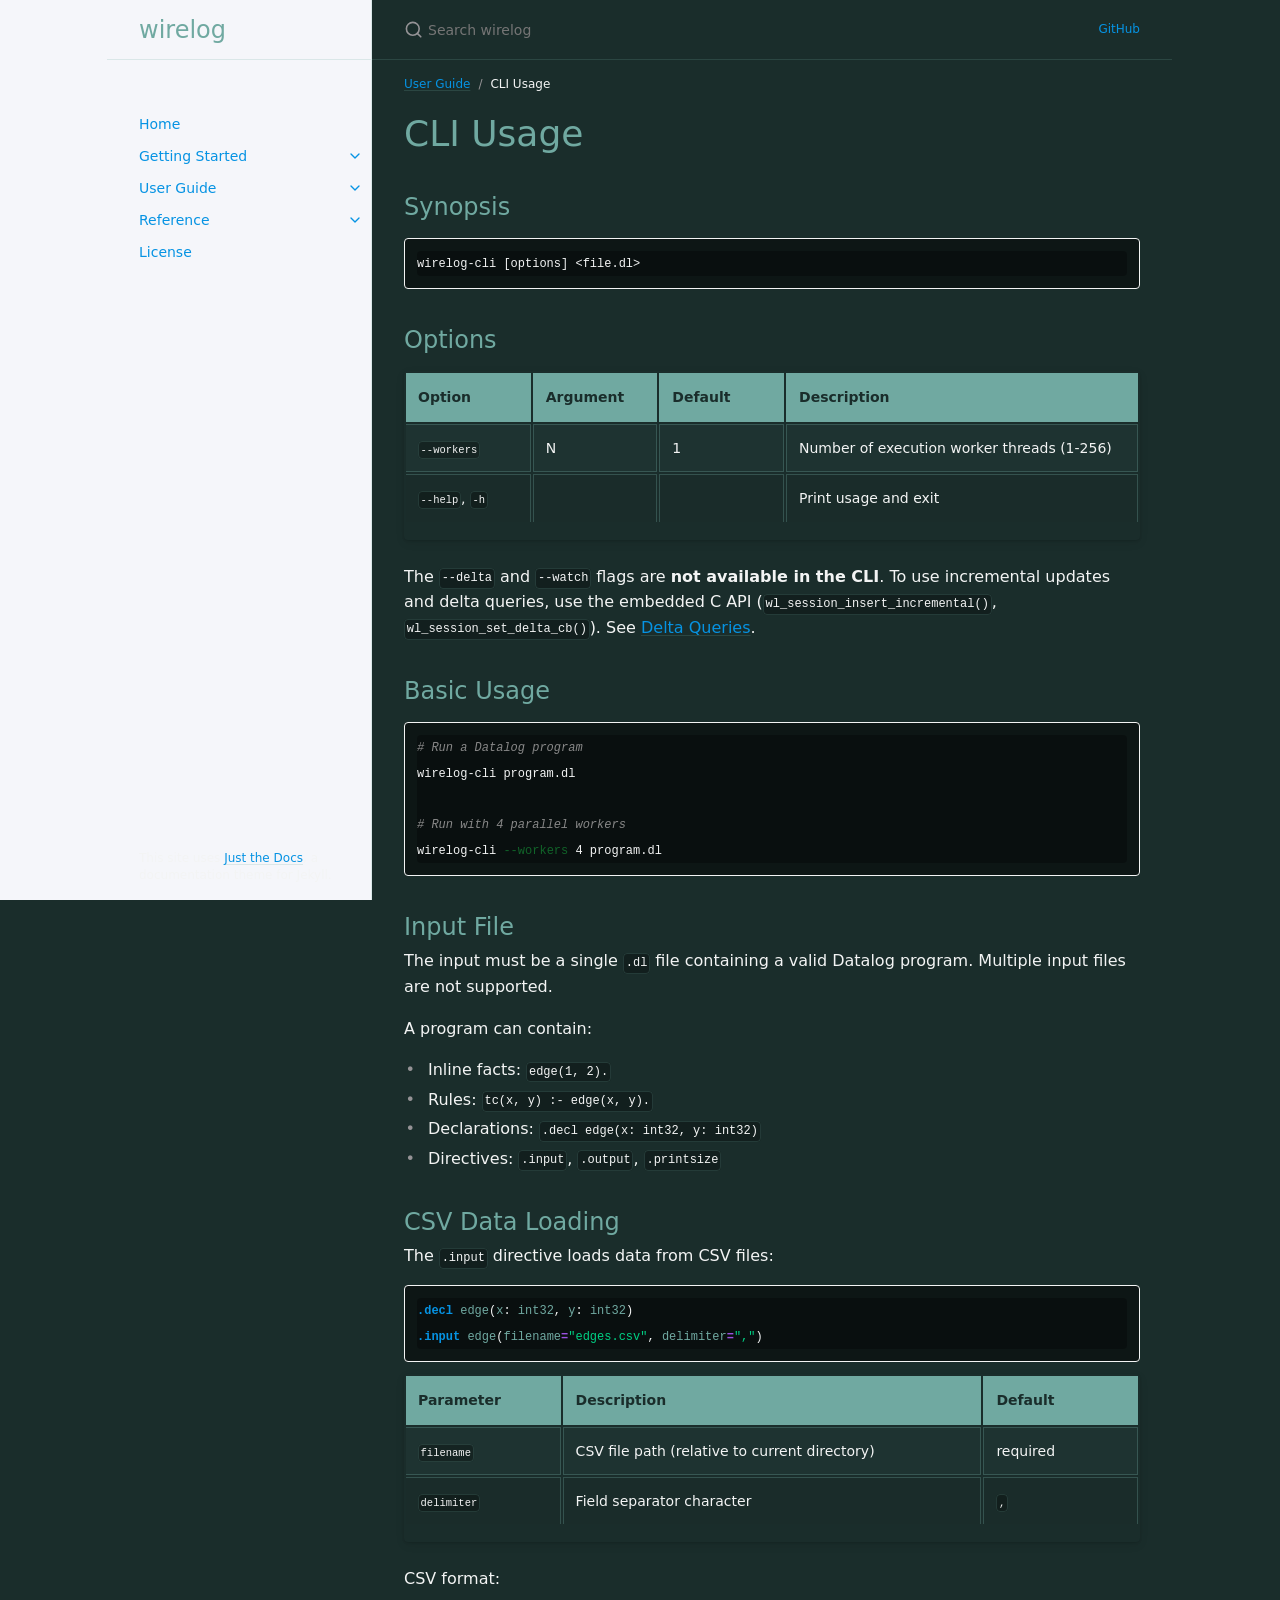
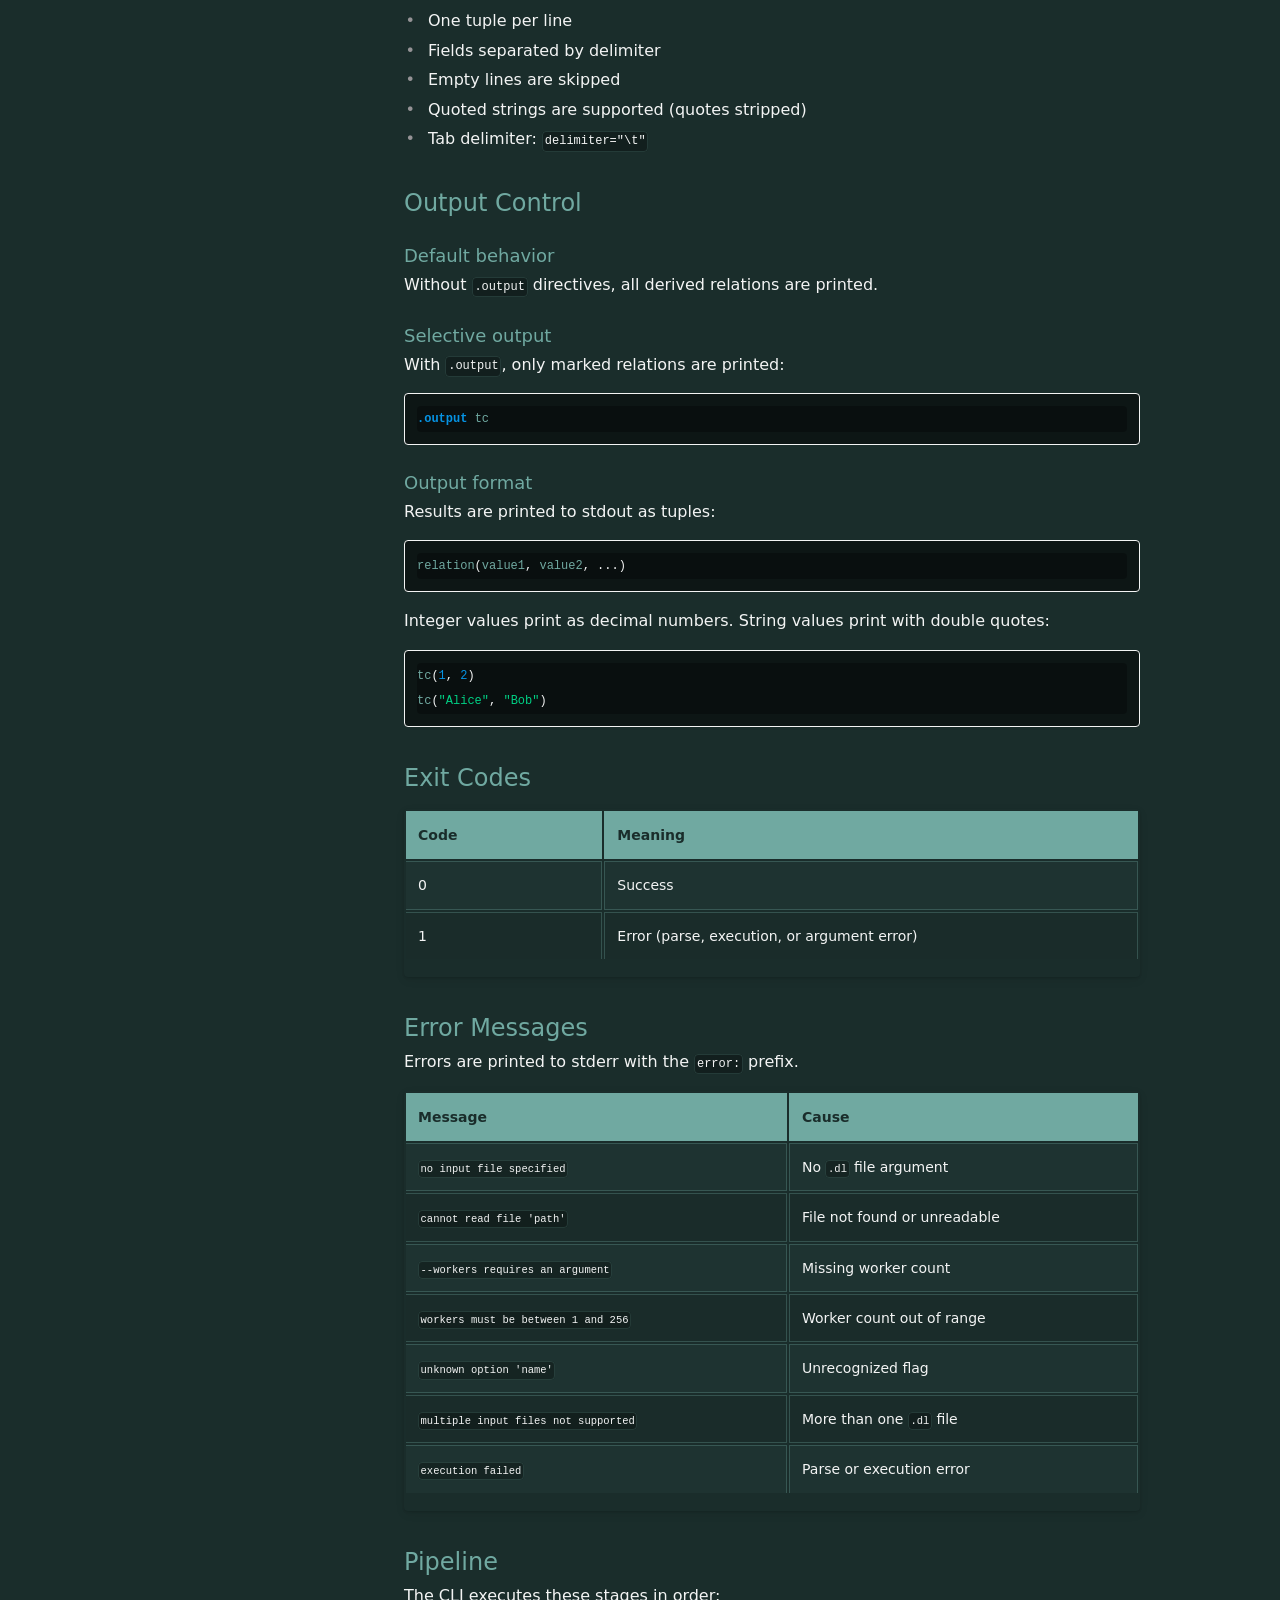
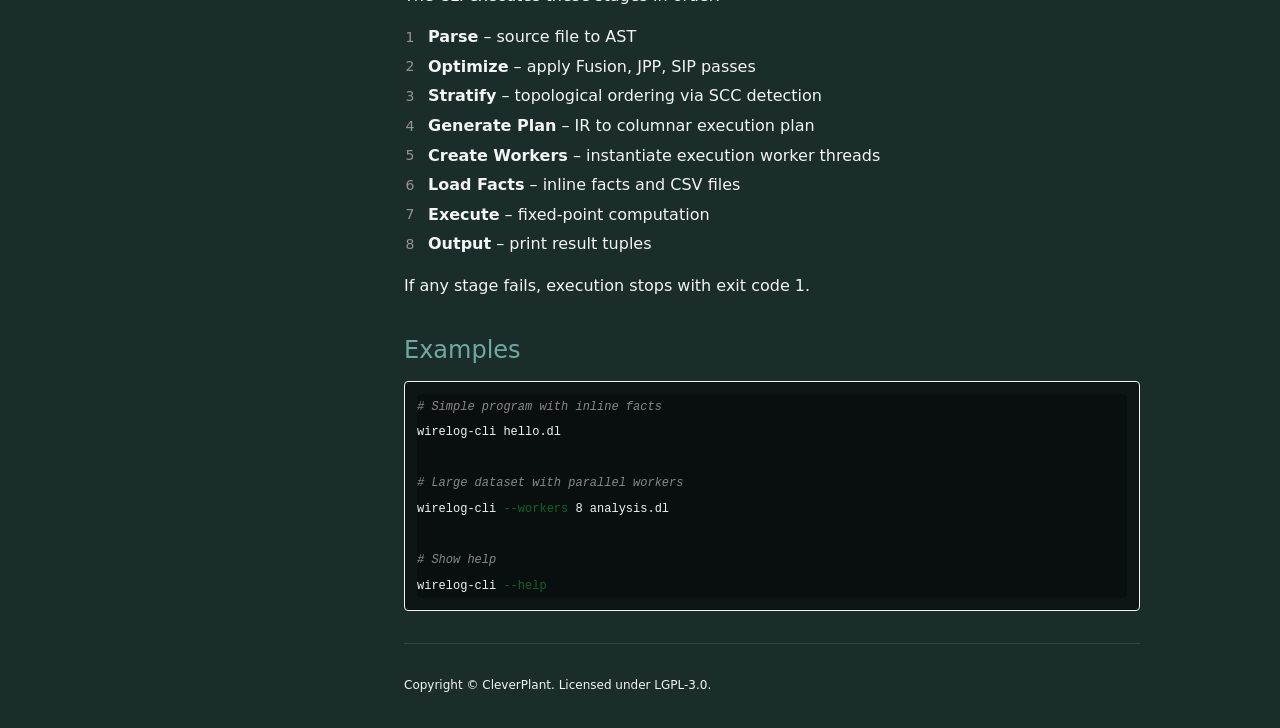
<file: wirelog/user-guide/cli/index.html>
<!DOCTYPE html> <html lang="en-US"> <head> <meta charset="UTF-8"> <meta http-equiv="X-UA-Compatible" content="IE=Edge"> <link rel="stylesheet" href="/wirelog/assets/css/just-the-docs-default.css"> <link rel="stylesheet" href="/wirelog/assets/css/just-the-docs-head-nav.css" id="jtd-head-nav-stylesheet"> <style id="jtd-nav-activation"> .site-nav > ul.nav-list:first-child > li > a, .site-nav > ul.nav-list:first-child > li > ul > li:not(:nth-child(3)) > a, .site-nav > ul.nav-list:first-child > li > ul > li > ul > li a { background-image: none; } .site-nav > ul.nav-list:not(:first-child) a, .site-nav li.external a { background-image: none; } .site-nav > ul.nav-list:first-child > li:nth-child(3) > ul > li:nth-child(3) > a { font-weight: 600; text-decoration: none; }.site-nav > ul.nav-list:first-child > li:nth-child(3) > button svg, .site-nav > ul.nav-list:first-child > li:nth-child(3) > ul > li:nth-child(3) > button svg { transform: rotate(-90deg); }.site-nav > ul.nav-list:first-child > li.nav-list-item:nth-child(3) > ul.nav-list, .site-nav > ul.nav-list:first-child > li.nav-list-item:nth-child(3) > ul.nav-list > li.nav-list-item:nth-child(3) > ul.nav-list { display: block; } </style> <script src="/wirelog/assets/js/vendor/lunr.min.js"></script> <script src="/wirelog/assets/js/just-the-docs.js"></script> <meta name="viewport" content="width=device-width, initial-scale=1"> <!-- Begin Jekyll SEO tag v2.8.0 --> <title>CLI Usage | wirelog</title> <meta name="generator" content="Jekyll v4.4.1" /> <meta property="og:title" content="CLI Usage" /> <meta property="og:locale" content="en_US" /> <meta name="description" content="Embedded-to-Enterprise Datalog Engine" /> <meta property="og:description" content="Embedded-to-Enterprise Datalog Engine" /> <link rel="canonical" href="https://justinjoy.github.io/wirelog/user-guide/cli/" /> <meta property="og:url" content="https://justinjoy.github.io/wirelog/user-guide/cli/" /> <meta property="og:site_name" content="wirelog" /> <meta property="og:type" content="website" /> <meta name="twitter:card" content="summary" /> <meta property="twitter:title" content="CLI Usage" /> <script type="application/ld+json"> {"@context":"https://schema.org","@type":"WebPage","description":"Embedded-to-Enterprise Datalog Engine","headline":"CLI Usage","url":"https://justinjoy.github.io/wirelog/user-guide/cli/"}</script> <!-- End Jekyll SEO tag --> </head> <body> <a class="skip-to-main" href="#main-content">Skip to main content</a> <svg xmlns="http://www.w3.org/2000/svg" class="d-none"> <symbol id="svg-link" viewBox="0 0 24 24"> <title>Link</title> <svg xmlns="http://www.w3.org/2000/svg" width="24" height="24" viewBox="0 0 24 24" fill="none" stroke="currentColor" stroke-width="2" stroke-linecap="round" stroke-linejoin="round" class="feather feather-link"> <path d="M10 13a5 5 0 0 0 7.54.54l3-3a5 5 0 0 0-7.07-7.07l-1.72 1.71"></path><path d="M14 11a5 5 0 0 0-7.54-.54l-3 3a5 5 0 0 0 7.07 7.07l1.71-1.71"></path> </svg> </symbol> <symbol id="svg-menu" viewBox="0 0 24 24"> <title>Menu</title> <svg xmlns="http://www.w3.org/2000/svg" width="24" height="24" viewBox="0 0 24 24" fill="none" stroke="currentColor" stroke-width="2" stroke-linecap="round" stroke-linejoin="round" class="feather feather-menu"> <line x1="3" y1="12" x2="21" y2="12"></line><line x1="3" y1="6" x2="21" y2="6"></line><line x1="3" y1="18" x2="21" y2="18"></line> </svg> </symbol> <symbol id="svg-arrow-right" viewBox="0 0 24 24"> <title>Expand</title> <svg xmlns="http://www.w3.org/2000/svg" width="24" height="24" viewBox="0 0 24 24" fill="none" stroke="currentColor" stroke-width="2" stroke-linecap="round" stroke-linejoin="round" class="feather feather-chevron-right"> <polyline points="9 18 15 12 9 6"></polyline> </svg> </symbol> <!-- Feather. MIT License: https://github.com/feathericons/feather/blob/master/LICENSE --> <symbol id="svg-external-link" width="24" height="24" viewBox="0 0 24 24" fill="none" stroke="currentColor" stroke-width="2" stroke-linecap="round" stroke-linejoin="round" class="feather feather-external-link"> <title id="svg-external-link-title">(external link)</title> <path d="M18 13v6a2 2 0 0 1-2 2H5a2 2 0 0 1-2-2V8a2 2 0 0 1 2-2h6"></path><polyline points="15 3 21 3 21 9"></polyline><line x1="10" y1="14" x2="21" y2="3"></line> </symbol> <symbol id="svg-doc" viewBox="0 0 24 24"> <title>Document</title> <svg xmlns="http://www.w3.org/2000/svg" width="24" height="24" viewBox="0 0 24 24" fill="none" stroke="currentColor" stroke-width="2" stroke-linecap="round" stroke-linejoin="round" class="feather feather-file"> <path d="M13 2H6a2 2 0 0 0-2 2v16a2 2 0 0 0 2 2h12a2 2 0 0 0 2-2V9z"></path><polyline points="13 2 13 9 20 9"></polyline> </svg> </symbol> <symbol id="svg-search" viewBox="0 0 24 24"> <title>Search</title> <svg xmlns="http://www.w3.org/2000/svg" width="24" height="24" viewBox="0 0 24 24" fill="none" stroke="currentColor" stroke-width="2" stroke-linecap="round" stroke-linejoin="round" class="feather feather-search"> <circle cx="11" cy="11" r="8"></circle><line x1="21" y1="21" x2="16.65" y2="16.65"></line> </svg> </symbol> <!-- Bootstrap Icons. MIT License: https://github.com/twbs/icons/blob/main/LICENSE.md --> <symbol id="svg-copy" viewBox="0 0 16 16"> <title>Copy</title> <svg xmlns="http://www.w3.org/2000/svg" width="16" height="16" fill="currentColor" class="bi bi-clipboard" viewBox="0 0 16 16"> <path d="M4 1.5H3a2 2 0 0 0-2 2V14a2 2 0 0 0 2 2h10a2 2 0 0 0 2-2V3.5a2 2 0 0 0-2-2h-1v1h1a1 1 0 0 1 1 1V14a1 1 0 0 1-1 1H3a1 1 0 0 1-1-1V3.5a1 1 0 0 1 1-1h1v-1z"/> <path d="M9.5 1a.5.5 0 0 1 .5.5v1a.5.5 0 0 1-.5.5h-3a.5.5 0 0 1-.5-.5v-1a.5.5 0 0 1 .5-.5h3zm-3-1A1.5 1.5 0 0 0 5 1.5v1A1.5 1.5 0 0 0 6.5 4h3A1.5 1.5 0 0 0 11 2.5v-1A1.5 1.5 0 0 0 9.5 0h-3z"/> </svg> </symbol> <symbol id="svg-copied" viewBox="0 0 16 16"> <title>Copied</title> <svg xmlns="http://www.w3.org/2000/svg" width="16" height="16" fill="currentColor" class="bi bi-clipboard-check-fill" viewBox="0 0 16 16"> <path d="M6.5 0A1.5 1.5 0 0 0 5 1.5v1A1.5 1.5 0 0 0 6.5 4h3A1.5 1.5 0 0 0 11 2.5v-1A1.5 1.5 0 0 0 9.5 0h-3Zm3 1a.5.5 0 0 1 .5.5v1a.5.5 0 0 1-.5.5h-3a.5.5 0 0 1-.5-.5v-1a.5.5 0 0 1 .5-.5h3Z"/> <path d="M4 1.5H3a2 2 0 0 0-2 2V14a2 2 0 0 0 2 2h10a2 2 0 0 0 2-2V3.5a2 2 0 0 0-2-2h-1v1A2.5 2.5 0 0 1 9.5 5h-3A2.5 2.5 0 0 1 4 2.5v-1Zm6.854 7.354-3 3a.5.5 0 0 1-.708 0l-1.5-1.5a.5.5 0 0 1 .708-.708L7.5 10.793l2.646-2.647a.5.5 0 0 1 .708.708Z"/> </svg> </symbol> </svg> <header class="side-bar"> <div class="site-header"> <a href="/wirelog/" class="site-title lh-tight"> wirelog </a> <button id="menu-button" class="site-button btn-reset" aria-label="Menu" aria-expanded="false"> <svg viewBox="0 0 24 24" class="icon" aria-hidden="true"><use xlink:href="#svg-menu"></use></svg> </button> </div> <nav aria-label="Main" id="site-nav" class="site-nav"> <ul class="nav-list"><li class="nav-list-item"><a href="/wirelog/" class="nav-list-link">Home</a></li><li class="nav-list-item"><button class="nav-list-expander btn-reset" aria-label="Getting Started submenu" aria-expanded="false"> <svg viewBox="0 0 24 24" aria-hidden="true"><use xlink:href="#svg-arrow-right"></use></svg> </button><a href="/wirelog/getting-started/" class="nav-list-link">Getting Started</a><ul class="nav-list"><li class="nav-list-item"><a href="/wirelog/getting-started/install/" class="nav-list-link">Installation</a></li><li class="nav-list-item"><a href="/wirelog/getting-started/tutorial/" class="nav-list-link">Tutorial</a></li></ul></li><li class="nav-list-item"><button class="nav-list-expander btn-reset" aria-label="User Guide submenu" aria-expanded="false"> <svg viewBox="0 0 24 24" aria-hidden="true"><use xlink:href="#svg-arrow-right"></use></svg> </button><a href="/wirelog/user-guide/" class="nav-list-link">User Guide</a><ul class="nav-list"><li class="nav-list-item"><a href="/wirelog/user-guide/examples/" class="nav-list-link">Examples</a></li><li class="nav-list-item"><a href="/wirelog/user-guide/access-control-audit/" class="nav-list-link">Use Case: Access Control Auditing</a></li><li class="nav-list-item"><a href="/wirelog/user-guide/cli/" class="nav-list-link">CLI Usage</a></li></ul></li><li class="nav-list-item"><button class="nav-list-expander btn-reset" aria-label="Reference submenu" aria-expanded="false"> <svg viewBox="0 0 24 24" aria-hidden="true"><use xlink:href="#svg-arrow-right"></use></svg> </button><a href="/wirelog/reference/" class="nav-list-link">Reference</a><ul class="nav-list"><li class="nav-list-item"><a href="/wirelog/reference/language/" class="nav-list-link">Language Reference</a></li><li class="nav-list-item"><a href="/wirelog/reference/delta-queries/" class="nav-list-link">Delta Queries</a></li></ul></li><li class="nav-list-item"><a href="/wirelog/license/" class="nav-list-link">License</a></li></ul> </nav> <div class="d-md-block d-none site-footer"> This site uses <a href="https://github.com/just-the-docs/just-the-docs">Just the Docs</a>, a documentation theme for Jekyll. </div> </header> <div class="main" id="top"> <div id="main-header" class="main-header"> <div class="search" role="search"> <div class="search-input-wrap"> <input type="text" id="search-input" class="search-input" tabindex="0" placeholder="Search wirelog" autocomplete="off"> <label for="search-input" class="search-label"> <span class="sr-only">Search wirelog</span> <svg viewBox="0 0 24 24" class="search-icon" aria-hidden="true"><use xlink:href="#svg-search"></use></svg> </label> </div> <div id="search-results" class="search-results"></div> </div> <nav aria-label="Auxiliary" class="aux-nav"> <ul class="aux-nav-list"> <li class="aux-nav-list-item"> <a href="https://github.com/justinjoy/wirelog" class="site-button" > GitHub </a> </li> </ul> </nav> </div> <div class="main-content-wrap"> <nav aria-label="Breadcrumb" class="breadcrumb-nav"> <ol class="breadcrumb-nav-list"> <li class="breadcrumb-nav-list-item"><a href="/wirelog/user-guide/">User Guide</a></li> <li class="breadcrumb-nav-list-item"><span>CLI Usage</span></li> </ol> </nav> <div id="main-content" class="main-content"> <main> <h1 id="cli-usage"> <a href="#cli-usage" class="anchor-heading" aria-labelledby="cli-usage"><svg viewBox="0 0 16 16" aria-hidden="true"><use xlink:href="#svg-link"></use></svg></a> CLI Usage </h1> <h2 id="synopsis"> <a href="#synopsis" class="anchor-heading" aria-labelledby="synopsis"><svg viewBox="0 0 16 16" aria-hidden="true"><use xlink:href="#svg-link"></use></svg></a> Synopsis </h2> <div class="language-plaintext highlighter-rouge"><div class="highlight"><pre class="highlight"><code>wirelog-cli [options] &lt;file.dl&gt;
</code></pre></div></div> <h2 id="options"> <a href="#options" class="anchor-heading" aria-labelledby="options"><svg viewBox="0 0 16 16" aria-hidden="true"><use xlink:href="#svg-link"></use></svg></a> Options </h2> <div class="table-wrapper"><table> <thead> <tr> <th>Option</th> <th>Argument</th> <th>Default</th> <th>Description</th> </tr> </thead> <tbody> <tr> <td><code class="language-plaintext highlighter-rouge">--workers</code></td> <td>N</td> <td>1</td> <td>Number of execution worker threads (1-256)</td> </tr> <tr> <td><code class="language-plaintext highlighter-rouge">--help</code>, <code class="language-plaintext highlighter-rouge">-h</code></td> <td> </td> <td> </td> <td>Print usage and exit</td> </tr> </tbody> </table></div> <p class="note">The <code class="language-plaintext highlighter-rouge">--delta</code> and <code class="language-plaintext highlighter-rouge">--watch</code> flags are <strong>not available in the CLI</strong>. To use incremental updates and delta queries, use the embedded C API (<code class="language-plaintext highlighter-rouge">wl_session_insert_incremental()</code>, <code class="language-plaintext highlighter-rouge">wl_session_set_delta_cb()</code>). See <a href="../reference/delta-queries#embedding-api">Delta Queries</a>.</p> <h2 id="basic-usage"> <a href="#basic-usage" class="anchor-heading" aria-labelledby="basic-usage"><svg viewBox="0 0 16 16" aria-hidden="true"><use xlink:href="#svg-link"></use></svg></a> Basic Usage </h2> <div class="language-bash highlighter-rouge"><div class="highlight"><pre class="highlight"><code><span class="c"># Run a Datalog program</span>
wirelog-cli program.dl

<span class="c"># Run with 4 parallel workers</span>
wirelog-cli <span class="nt">--workers</span> 4 program.dl
</code></pre></div></div> <h2 id="input-file"> <a href="#input-file" class="anchor-heading" aria-labelledby="input-file"><svg viewBox="0 0 16 16" aria-hidden="true"><use xlink:href="#svg-link"></use></svg></a> Input File </h2> <p>The input must be a single <code class="language-plaintext highlighter-rouge">.dl</code> file containing a valid Datalog program. Multiple input files are not supported.</p> <p>A program can contain:</p> <ul> <li>Inline facts: <code class="language-plaintext highlighter-rouge">edge(1, 2).</code></li> <li>Rules: <code class="language-plaintext highlighter-rouge">tc(x, y) :- edge(x, y).</code></li> <li>Declarations: <code class="language-plaintext highlighter-rouge">.decl edge(x: int32, y: int32)</code></li> <li>Directives: <code class="language-plaintext highlighter-rouge">.input</code>, <code class="language-plaintext highlighter-rouge">.output</code>, <code class="language-plaintext highlighter-rouge">.printsize</code></li> </ul> <h2 id="csv-data-loading"> <a href="#csv-data-loading" class="anchor-heading" aria-labelledby="csv-data-loading"><svg viewBox="0 0 16 16" aria-hidden="true"><use xlink:href="#svg-link"></use></svg></a> CSV Data Loading </h2> <p>The <code class="language-plaintext highlighter-rouge">.input</code> directive loads data from CSV files:</p> <div class="language-dl highlighter-rouge"><div class="highlight"><pre class="highlight"><code><span class="kd">.decl</span><span class="w"> </span><span class="nf">edge</span><span class="p">(</span><span class="nf">x</span><span class="p">:</span><span class="w"> </span><span class="nf">int32</span><span class="p">,</span><span class="w"> </span><span class="nf">y</span><span class="p">:</span><span class="w"> </span><span class="nf">int32</span><span class="p">)</span><span class="w">
</span><span class="kd">.input</span><span class="w"> </span><span class="nf">edge</span><span class="p">(</span><span class="nf">filename</span><span class="o">=</span><span class="s2">"edges.csv"</span><span class="p">,</span><span class="w"> </span><span class="nf">delimiter</span><span class="o">=</span><span class="s2">","</span><span class="p">)</span><span class="w">
</span></code></pre></div></div> <div class="table-wrapper"><table> <thead> <tr> <th>Parameter</th> <th>Description</th> <th>Default</th> </tr> </thead> <tbody> <tr> <td><code class="language-plaintext highlighter-rouge">filename</code></td> <td>CSV file path (relative to current directory)</td> <td>required</td> </tr> <tr> <td><code class="language-plaintext highlighter-rouge">delimiter</code></td> <td>Field separator character</td> <td><code class="language-plaintext highlighter-rouge">,</code></td> </tr> </tbody> </table></div> <p>CSV format:</p> <ul> <li>One tuple per line</li> <li>Fields separated by delimiter</li> <li>Empty lines are skipped</li> <li>Quoted strings are supported (quotes stripped)</li> <li>Tab delimiter: <code class="language-plaintext highlighter-rouge">delimiter="\t"</code></li> </ul> <h2 id="output-control"> <a href="#output-control" class="anchor-heading" aria-labelledby="output-control"><svg viewBox="0 0 16 16" aria-hidden="true"><use xlink:href="#svg-link"></use></svg></a> Output Control </h2> <h3 id="default-behavior"> <a href="#default-behavior" class="anchor-heading" aria-labelledby="default-behavior"><svg viewBox="0 0 16 16" aria-hidden="true"><use xlink:href="#svg-link"></use></svg></a> Default behavior </h3> <p>Without <code class="language-plaintext highlighter-rouge">.output</code> directives, all derived relations are printed.</p> <h3 id="selective-output"> <a href="#selective-output" class="anchor-heading" aria-labelledby="selective-output"><svg viewBox="0 0 16 16" aria-hidden="true"><use xlink:href="#svg-link"></use></svg></a> Selective output </h3> <p>With <code class="language-plaintext highlighter-rouge">.output</code>, only marked relations are printed:</p> <div class="language-dl highlighter-rouge"><div class="highlight"><pre class="highlight"><code><span class="kd">.output</span><span class="w"> </span><span class="nf">tc</span><span class="w">
</span></code></pre></div></div> <h3 id="output-format"> <a href="#output-format" class="anchor-heading" aria-labelledby="output-format"><svg viewBox="0 0 16 16" aria-hidden="true"><use xlink:href="#svg-link"></use></svg></a> Output format </h3> <p>Results are printed to stdout as tuples:</p> <div class="language-dl highlighter-rouge"><div class="highlight"><pre class="highlight"><code><span class="nf">relation</span><span class="p">(</span><span class="nf">value1</span><span class="p">,</span><span class="w"> </span><span class="nf">value2</span><span class="p">,</span><span class="w"> </span><span class="p">...)</span><span class="w">
</span></code></pre></div></div> <p>Integer values print as decimal numbers. String values print with double quotes:</p> <div class="language-dl highlighter-rouge"><div class="highlight"><pre class="highlight"><code><span class="nf">tc</span><span class="p">(</span><span class="mi">1</span><span class="p">,</span><span class="w"> </span><span class="mi">2</span><span class="p">)</span><span class="w">
</span><span class="nf">tc</span><span class="p">(</span><span class="s2">"Alice"</span><span class="p">,</span><span class="w"> </span><span class="s2">"Bob"</span><span class="p">)</span><span class="w">
</span></code></pre></div></div> <h2 id="exit-codes"> <a href="#exit-codes" class="anchor-heading" aria-labelledby="exit-codes"><svg viewBox="0 0 16 16" aria-hidden="true"><use xlink:href="#svg-link"></use></svg></a> Exit Codes </h2> <div class="table-wrapper"><table> <thead> <tr> <th>Code</th> <th>Meaning</th> </tr> </thead> <tbody> <tr> <td>0</td> <td>Success</td> </tr> <tr> <td>1</td> <td>Error (parse, execution, or argument error)</td> </tr> </tbody> </table></div> <h2 id="error-messages"> <a href="#error-messages" class="anchor-heading" aria-labelledby="error-messages"><svg viewBox="0 0 16 16" aria-hidden="true"><use xlink:href="#svg-link"></use></svg></a> Error Messages </h2> <p>Errors are printed to stderr with the <code class="language-plaintext highlighter-rouge">error:</code> prefix.</p> <div class="table-wrapper"><table> <thead> <tr> <th>Message</th> <th>Cause</th> </tr> </thead> <tbody> <tr> <td><code class="language-plaintext highlighter-rouge">no input file specified</code></td> <td>No <code class="language-plaintext highlighter-rouge">.dl</code> file argument</td> </tr> <tr> <td><code class="language-plaintext highlighter-rouge">cannot read file 'path'</code></td> <td>File not found or unreadable</td> </tr> <tr> <td><code class="language-plaintext highlighter-rouge">--workers requires an argument</code></td> <td>Missing worker count</td> </tr> <tr> <td><code class="language-plaintext highlighter-rouge">workers must be between 1 and 256</code></td> <td>Worker count out of range</td> </tr> <tr> <td><code class="language-plaintext highlighter-rouge">unknown option 'name'</code></td> <td>Unrecognized flag</td> </tr> <tr> <td><code class="language-plaintext highlighter-rouge">multiple input files not supported</code></td> <td>More than one <code class="language-plaintext highlighter-rouge">.dl</code> file</td> </tr> <tr> <td><code class="language-plaintext highlighter-rouge">execution failed</code></td> <td>Parse or execution error</td> </tr> </tbody> </table></div> <h2 id="pipeline"> <a href="#pipeline" class="anchor-heading" aria-labelledby="pipeline"><svg viewBox="0 0 16 16" aria-hidden="true"><use xlink:href="#svg-link"></use></svg></a> Pipeline </h2> <p>The CLI executes these stages in order:</p> <ol> <li><strong>Parse</strong> – source file to AST</li> <li><strong>Optimize</strong> – apply Fusion, JPP, SIP passes</li> <li><strong>Stratify</strong> – topological ordering via SCC detection</li> <li><strong>Generate Plan</strong> – IR to columnar execution plan</li> <li><strong>Create Workers</strong> – instantiate execution worker threads</li> <li><strong>Load Facts</strong> – inline facts and CSV files</li> <li><strong>Execute</strong> – fixed-point computation</li> <li><strong>Output</strong> – print result tuples</li> </ol> <p>If any stage fails, execution stops with exit code 1.</p> <h2 id="examples"> <a href="#examples" class="anchor-heading" aria-labelledby="examples"><svg viewBox="0 0 16 16" aria-hidden="true"><use xlink:href="#svg-link"></use></svg></a> Examples </h2> <div class="language-bash highlighter-rouge"><div class="highlight"><pre class="highlight"><code><span class="c"># Simple program with inline facts</span>
wirelog-cli hello.dl

<span class="c"># Large dataset with parallel workers</span>
wirelog-cli <span class="nt">--workers</span> 8 analysis.dl

<span class="c"># Show help</span>
wirelog-cli <span class="nt">--help</span>
</code></pre></div></div> </main> <hr> <footer> <p class="text-small mb-0">Copyright &copy; CleverPlant. Licensed under LGPL-3.0.</p> <div class="d-md-none mt-4 fs-2"> This site uses <a href="https://github.com/just-the-docs/just-the-docs">Just the Docs</a>, a documentation theme for Jekyll. </div> </footer> </div> </div> <div class="search-overlay"></div> </div> </body> </html>
</file>
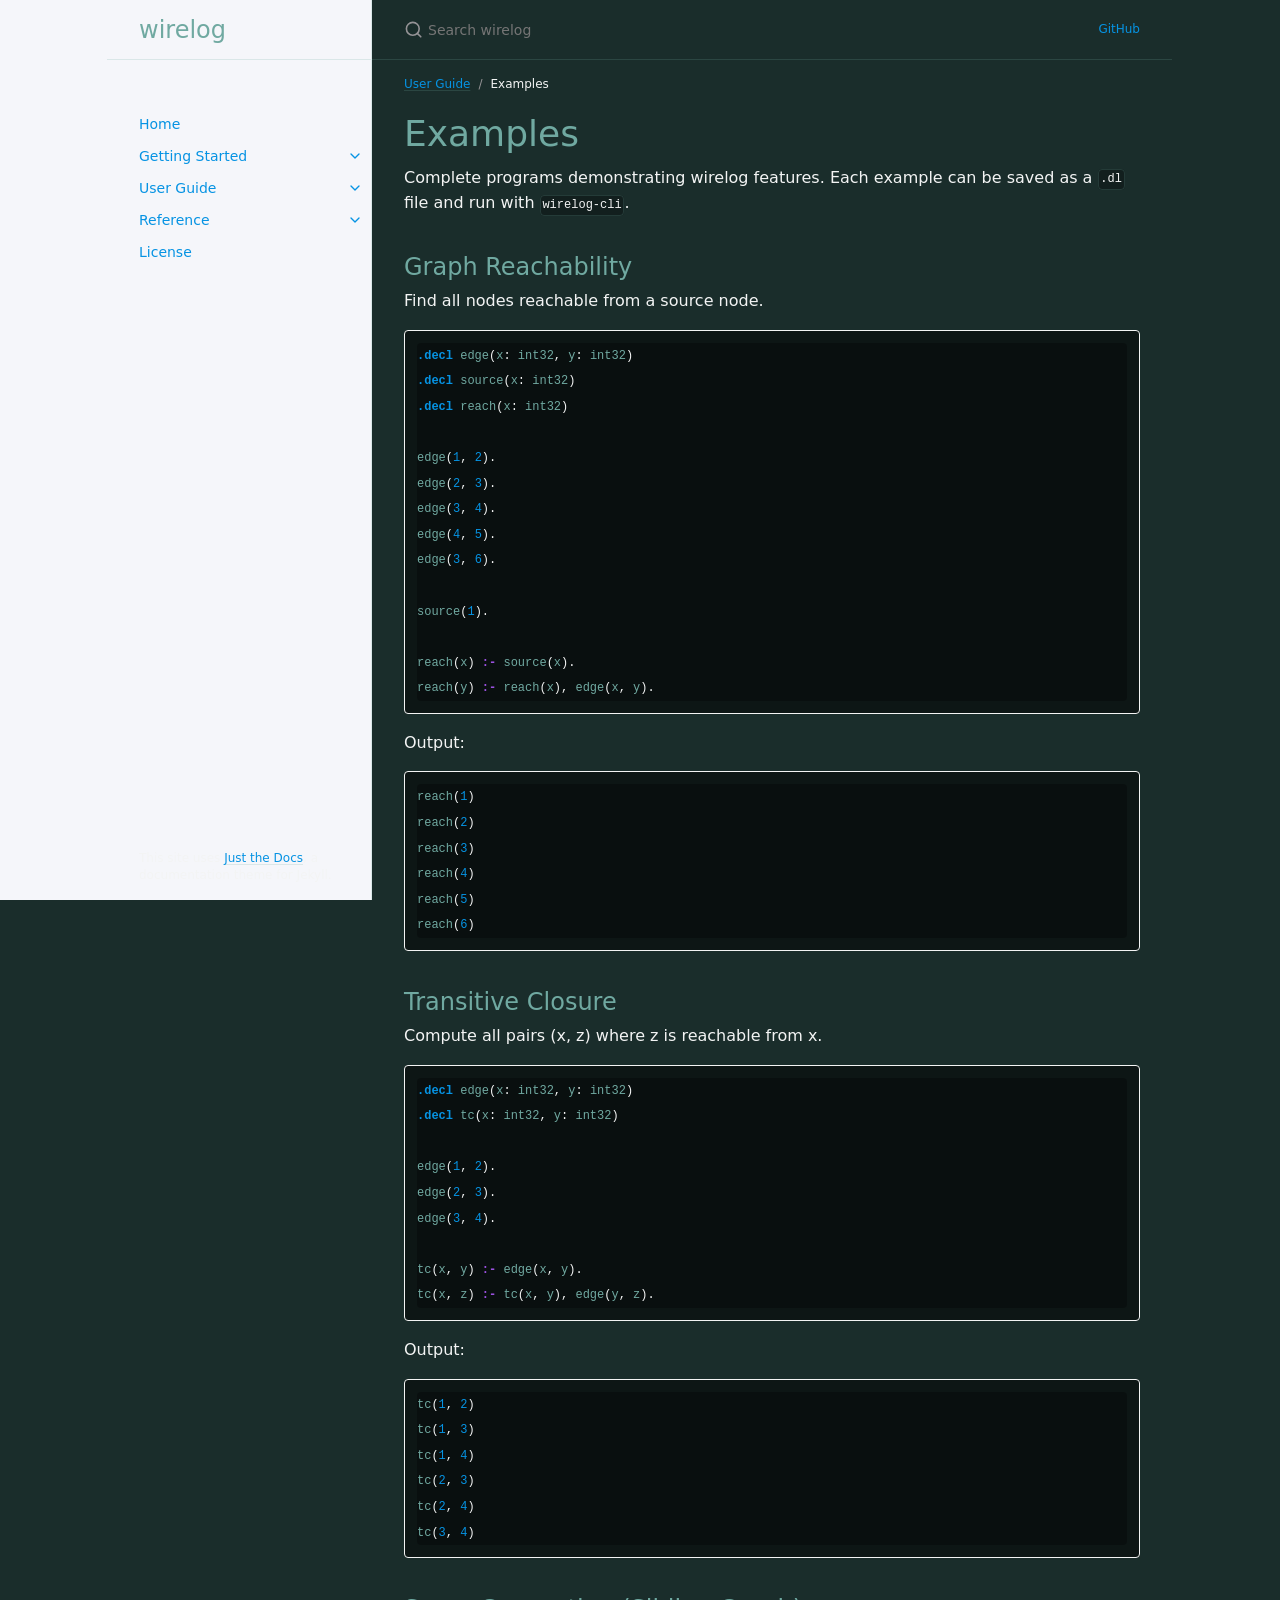
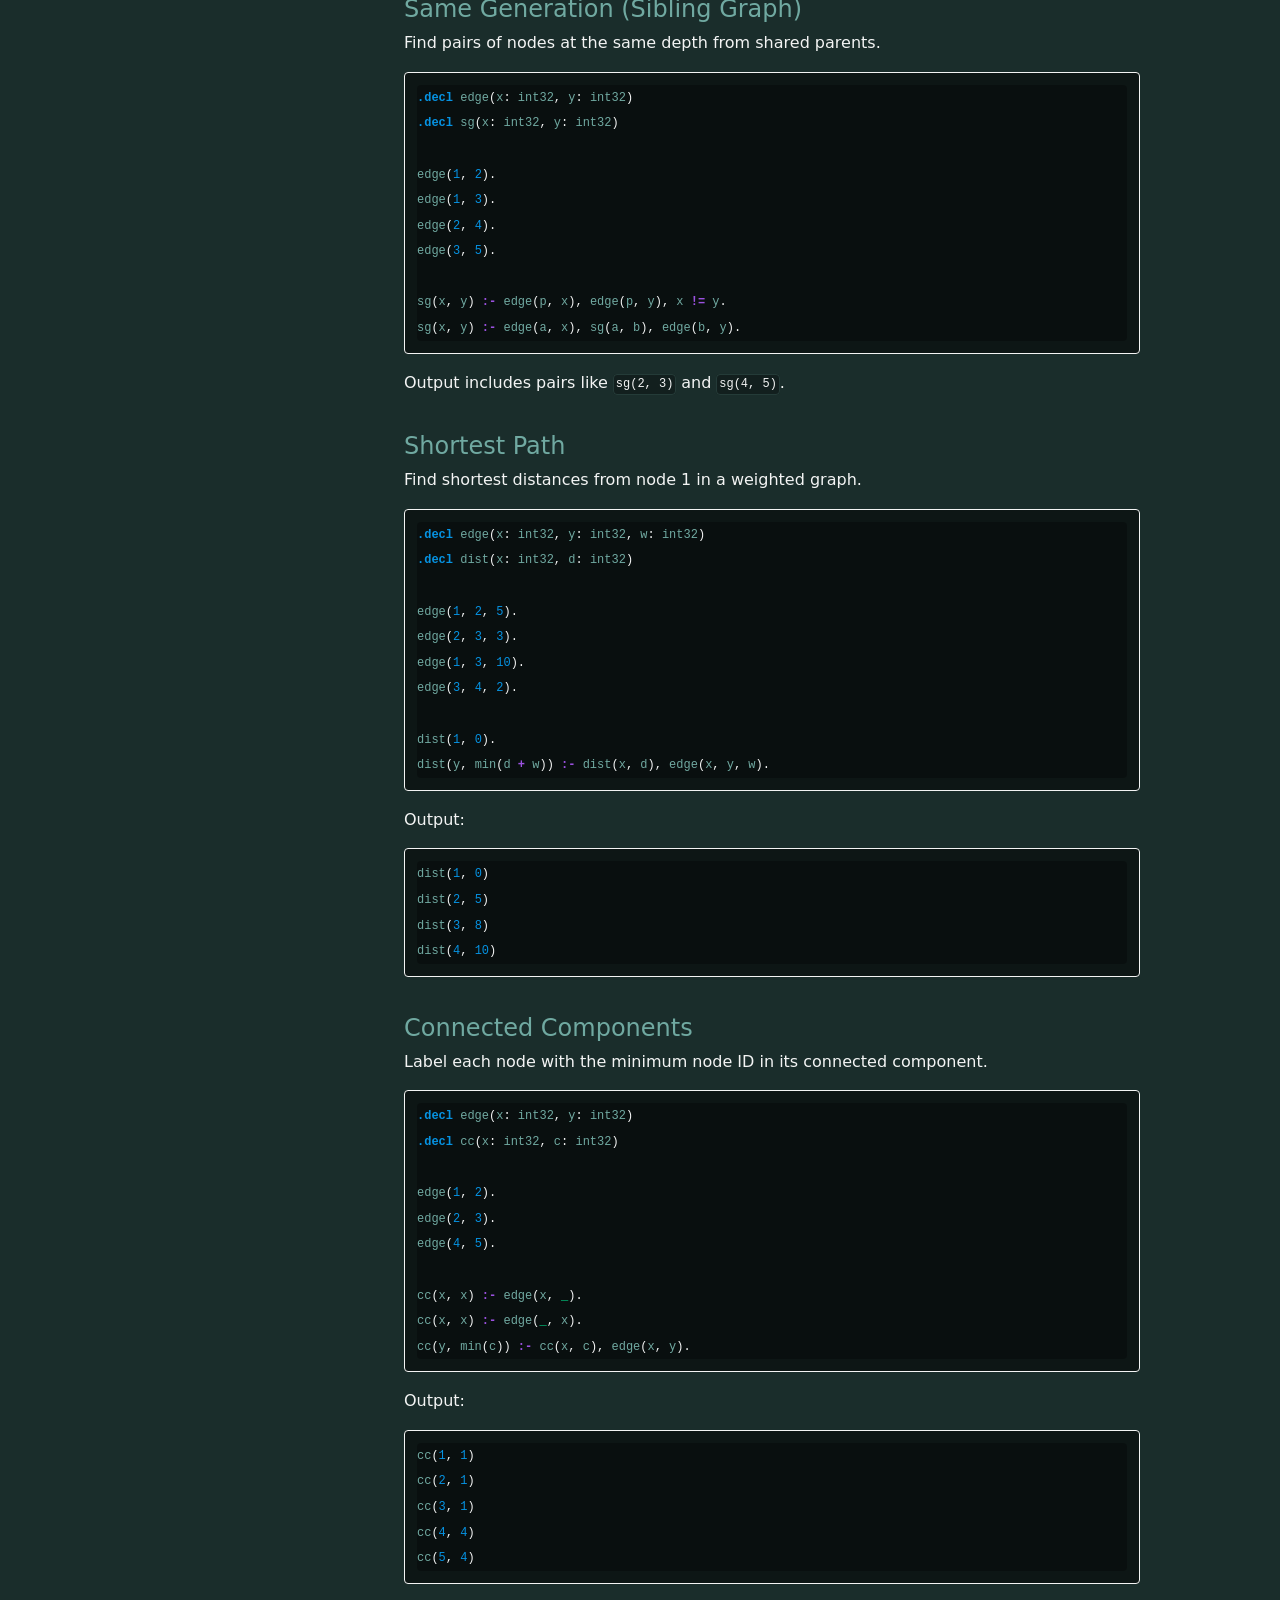
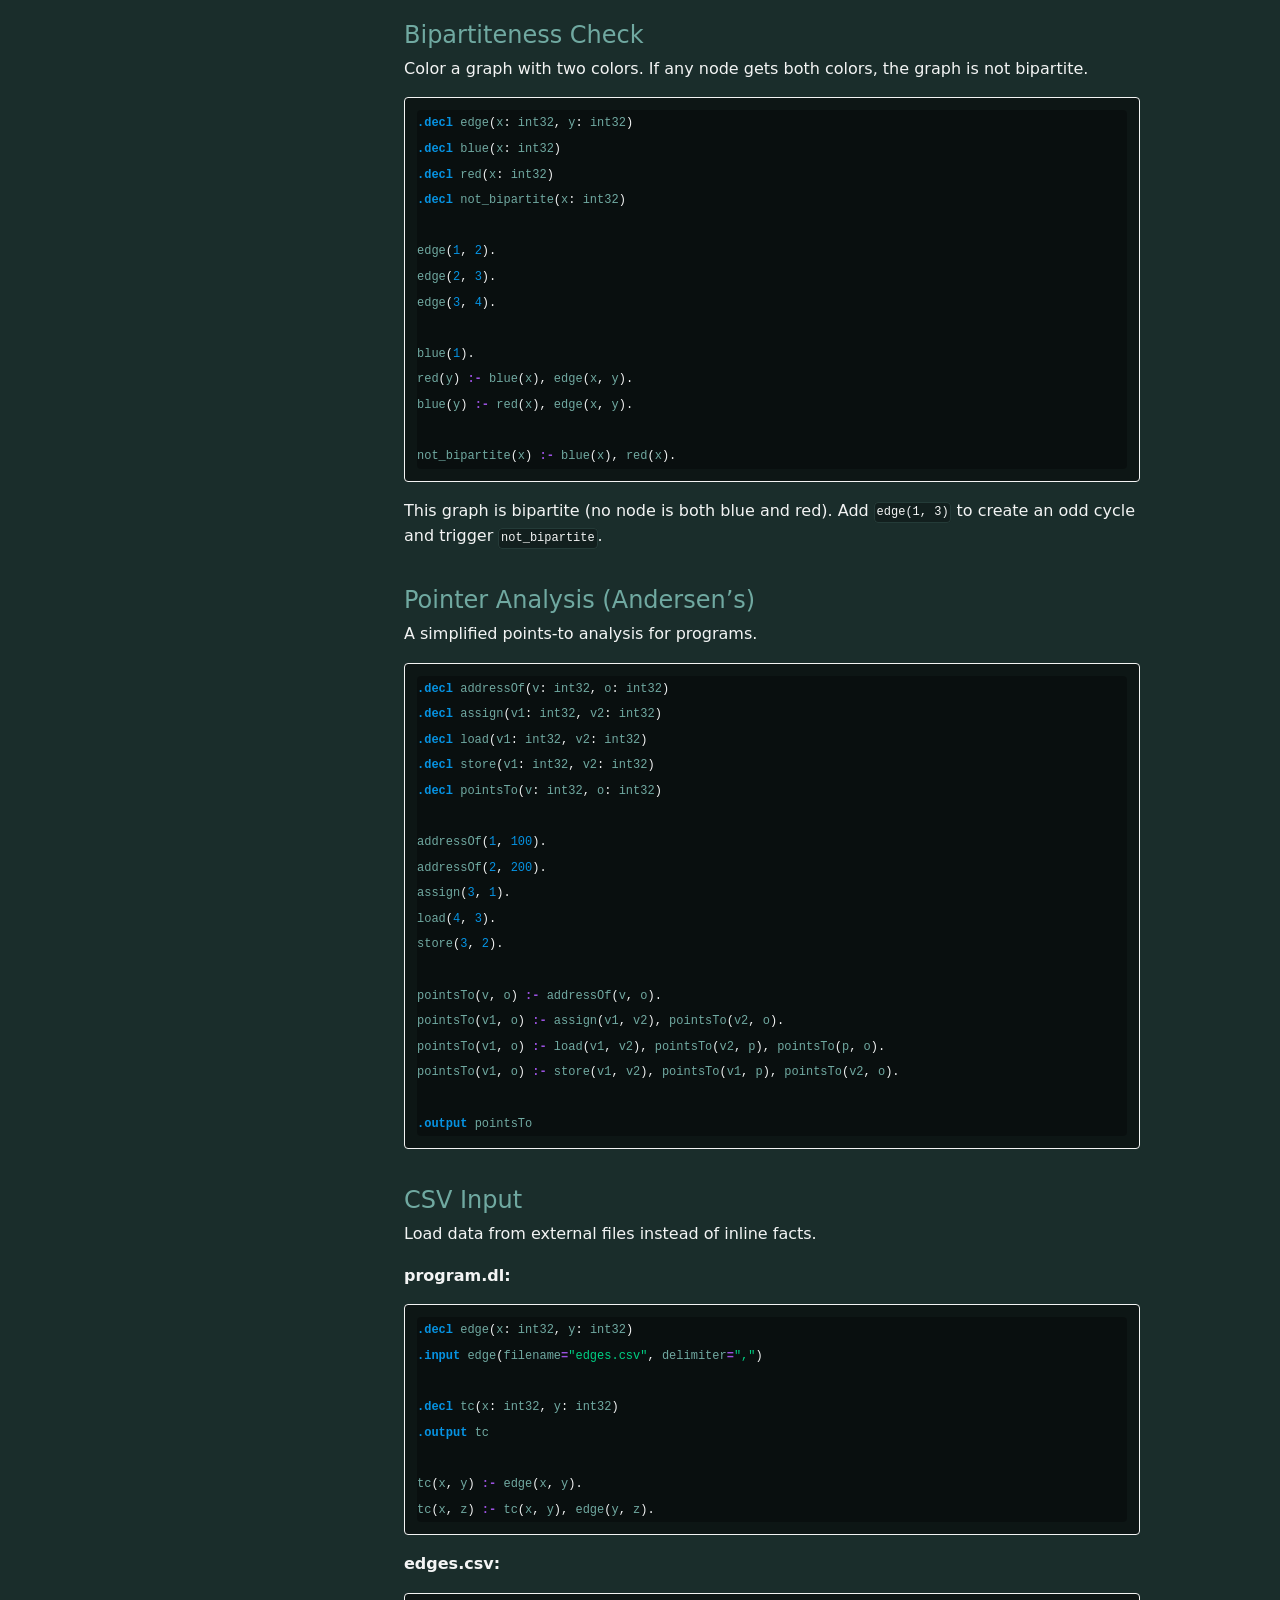
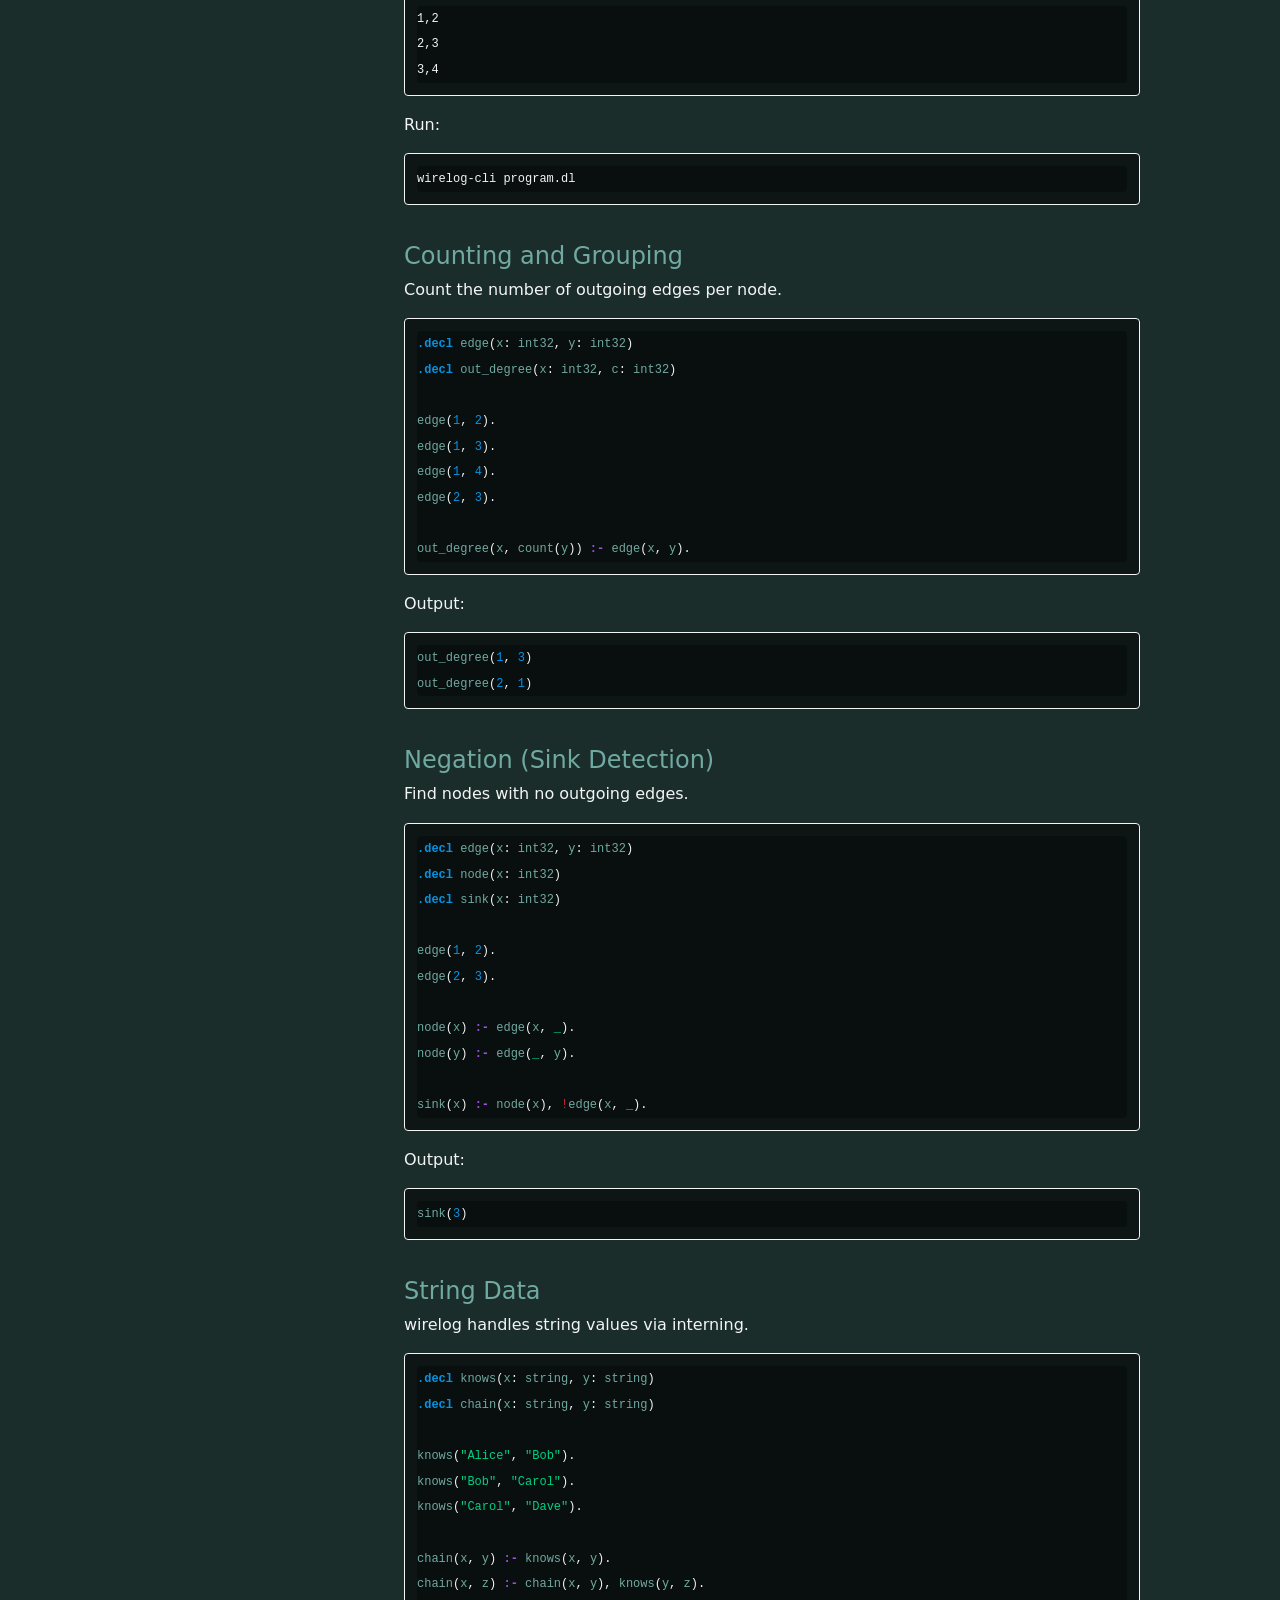
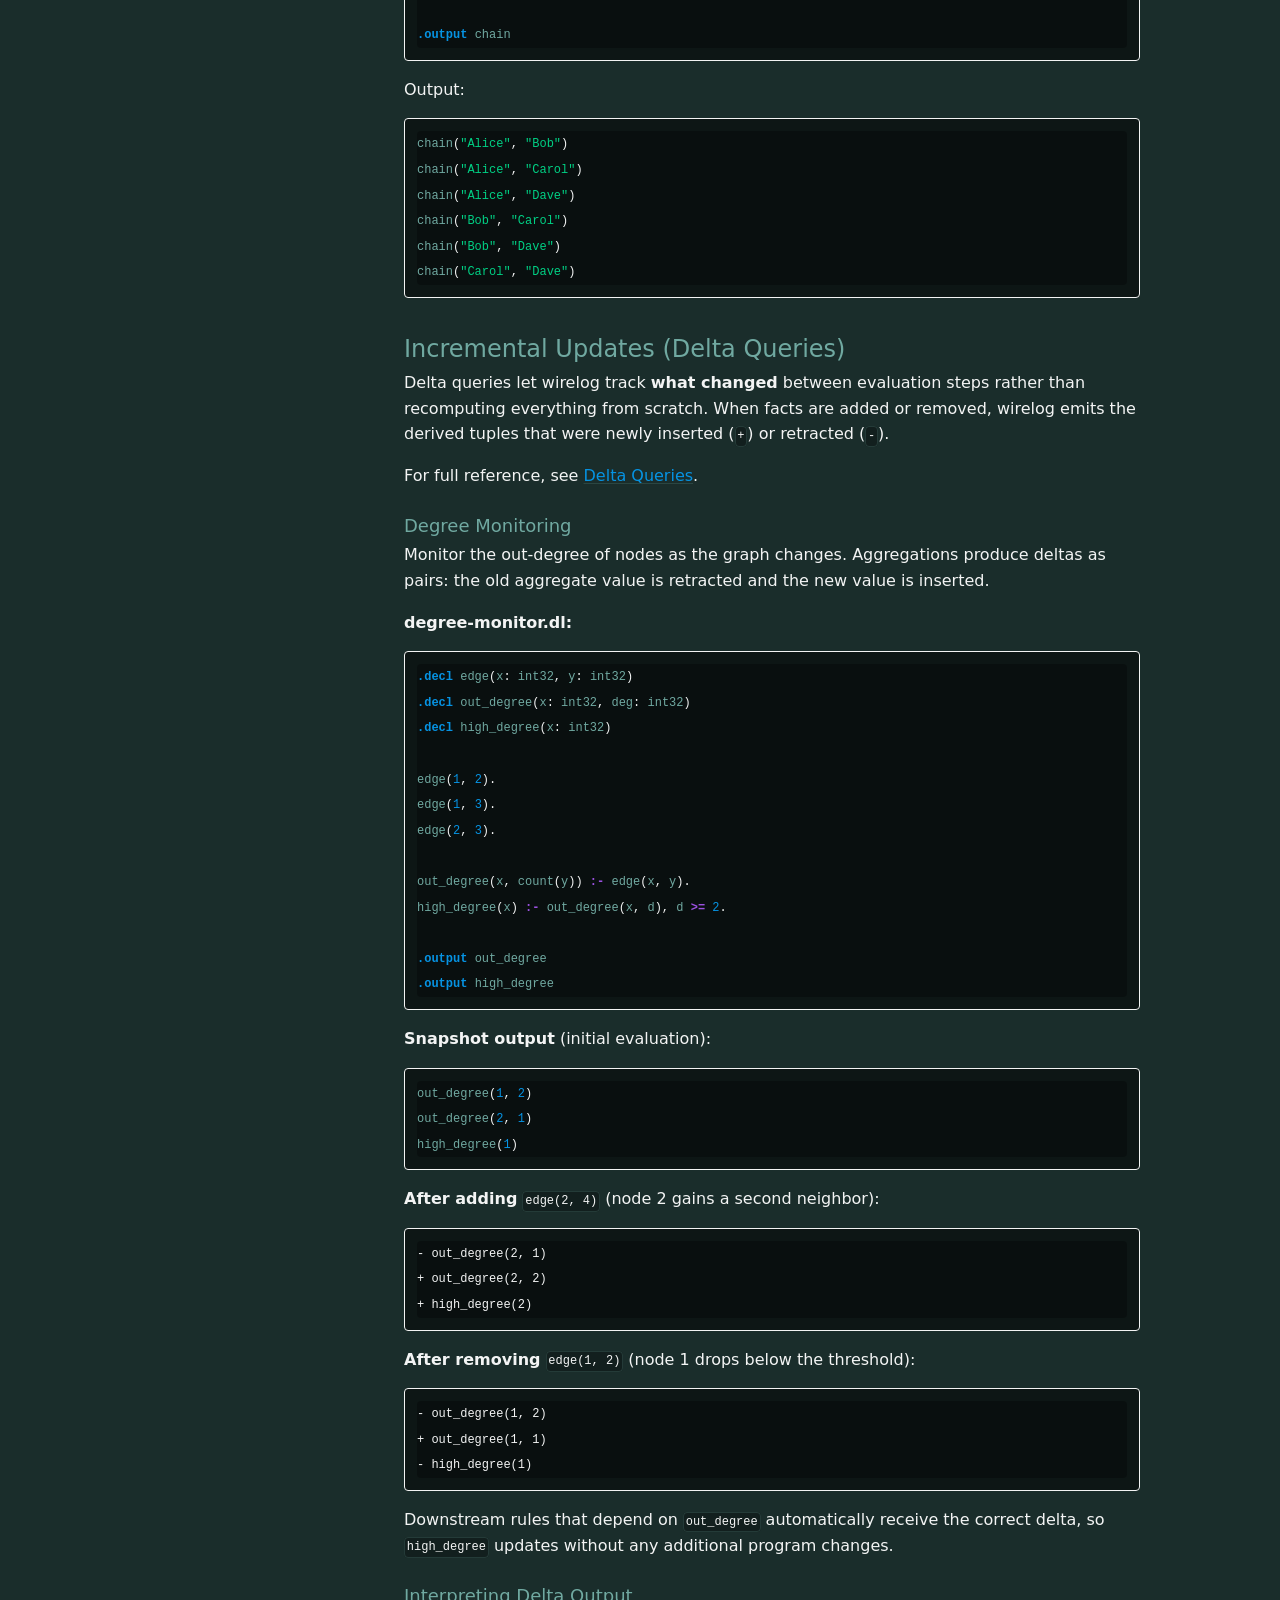
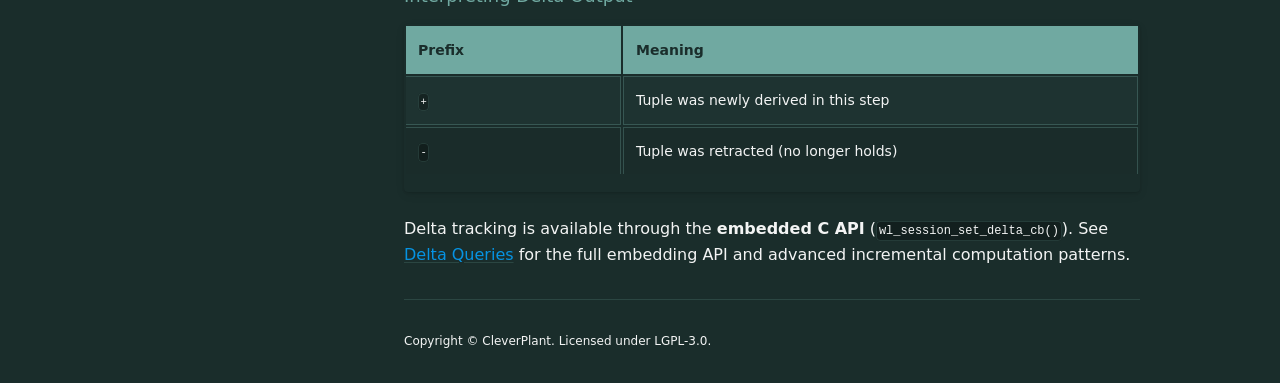
<file: wirelog/user-guide/examples/index.html>
<!DOCTYPE html> <html lang="en-US"> <head> <meta charset="UTF-8"> <meta http-equiv="X-UA-Compatible" content="IE=Edge"> <link rel="stylesheet" href="/wirelog/assets/css/just-the-docs-default.css"> <link rel="stylesheet" href="/wirelog/assets/css/just-the-docs-head-nav.css" id="jtd-head-nav-stylesheet"> <style id="jtd-nav-activation"> .site-nav > ul.nav-list:first-child > li > a, .site-nav > ul.nav-list:first-child > li > ul > li:not(:nth-child(1)) > a, .site-nav > ul.nav-list:first-child > li > ul > li > ul > li a { background-image: none; } .site-nav > ul.nav-list:not(:first-child) a, .site-nav li.external a { background-image: none; } .site-nav > ul.nav-list:first-child > li:nth-child(3) > ul > li:nth-child(1) > a { font-weight: 600; text-decoration: none; }.site-nav > ul.nav-list:first-child > li:nth-child(3) > button svg, .site-nav > ul.nav-list:first-child > li:nth-child(3) > ul > li:nth-child(1) > button svg { transform: rotate(-90deg); }.site-nav > ul.nav-list:first-child > li.nav-list-item:nth-child(3) > ul.nav-list, .site-nav > ul.nav-list:first-child > li.nav-list-item:nth-child(3) > ul.nav-list > li.nav-list-item:nth-child(1) > ul.nav-list { display: block; } </style> <script src="/wirelog/assets/js/vendor/lunr.min.js"></script> <script src="/wirelog/assets/js/just-the-docs.js"></script> <meta name="viewport" content="width=device-width, initial-scale=1"> <!-- Begin Jekyll SEO tag v2.8.0 --> <title>Examples | wirelog</title> <meta name="generator" content="Jekyll v4.4.1" /> <meta property="og:title" content="Examples" /> <meta property="og:locale" content="en_US" /> <meta name="description" content="Embedded-to-Enterprise Datalog Engine" /> <meta property="og:description" content="Embedded-to-Enterprise Datalog Engine" /> <link rel="canonical" href="https://justinjoy.github.io/wirelog/user-guide/examples/" /> <meta property="og:url" content="https://justinjoy.github.io/wirelog/user-guide/examples/" /> <meta property="og:site_name" content="wirelog" /> <meta property="og:type" content="website" /> <meta name="twitter:card" content="summary" /> <meta property="twitter:title" content="Examples" /> <script type="application/ld+json"> {"@context":"https://schema.org","@type":"WebPage","description":"Embedded-to-Enterprise Datalog Engine","headline":"Examples","url":"https://justinjoy.github.io/wirelog/user-guide/examples/"}</script> <!-- End Jekyll SEO tag --> </head> <body> <a class="skip-to-main" href="#main-content">Skip to main content</a> <svg xmlns="http://www.w3.org/2000/svg" class="d-none"> <symbol id="svg-link" viewBox="0 0 24 24"> <title>Link</title> <svg xmlns="http://www.w3.org/2000/svg" width="24" height="24" viewBox="0 0 24 24" fill="none" stroke="currentColor" stroke-width="2" stroke-linecap="round" stroke-linejoin="round" class="feather feather-link"> <path d="M10 13a5 5 0 0 0 7.54.54l3-3a5 5 0 0 0-7.07-7.07l-1.72 1.71"></path><path d="M14 11a5 5 0 0 0-7.54-.54l-3 3a5 5 0 0 0 7.07 7.07l1.71-1.71"></path> </svg> </symbol> <symbol id="svg-menu" viewBox="0 0 24 24"> <title>Menu</title> <svg xmlns="http://www.w3.org/2000/svg" width="24" height="24" viewBox="0 0 24 24" fill="none" stroke="currentColor" stroke-width="2" stroke-linecap="round" stroke-linejoin="round" class="feather feather-menu"> <line x1="3" y1="12" x2="21" y2="12"></line><line x1="3" y1="6" x2="21" y2="6"></line><line x1="3" y1="18" x2="21" y2="18"></line> </svg> </symbol> <symbol id="svg-arrow-right" viewBox="0 0 24 24"> <title>Expand</title> <svg xmlns="http://www.w3.org/2000/svg" width="24" height="24" viewBox="0 0 24 24" fill="none" stroke="currentColor" stroke-width="2" stroke-linecap="round" stroke-linejoin="round" class="feather feather-chevron-right"> <polyline points="9 18 15 12 9 6"></polyline> </svg> </symbol> <!-- Feather. MIT License: https://github.com/feathericons/feather/blob/master/LICENSE --> <symbol id="svg-external-link" width="24" height="24" viewBox="0 0 24 24" fill="none" stroke="currentColor" stroke-width="2" stroke-linecap="round" stroke-linejoin="round" class="feather feather-external-link"> <title id="svg-external-link-title">(external link)</title> <path d="M18 13v6a2 2 0 0 1-2 2H5a2 2 0 0 1-2-2V8a2 2 0 0 1 2-2h6"></path><polyline points="15 3 21 3 21 9"></polyline><line x1="10" y1="14" x2="21" y2="3"></line> </symbol> <symbol id="svg-doc" viewBox="0 0 24 24"> <title>Document</title> <svg xmlns="http://www.w3.org/2000/svg" width="24" height="24" viewBox="0 0 24 24" fill="none" stroke="currentColor" stroke-width="2" stroke-linecap="round" stroke-linejoin="round" class="feather feather-file"> <path d="M13 2H6a2 2 0 0 0-2 2v16a2 2 0 0 0 2 2h12a2 2 0 0 0 2-2V9z"></path><polyline points="13 2 13 9 20 9"></polyline> </svg> </symbol> <symbol id="svg-search" viewBox="0 0 24 24"> <title>Search</title> <svg xmlns="http://www.w3.org/2000/svg" width="24" height="24" viewBox="0 0 24 24" fill="none" stroke="currentColor" stroke-width="2" stroke-linecap="round" stroke-linejoin="round" class="feather feather-search"> <circle cx="11" cy="11" r="8"></circle><line x1="21" y1="21" x2="16.65" y2="16.65"></line> </svg> </symbol> <!-- Bootstrap Icons. MIT License: https://github.com/twbs/icons/blob/main/LICENSE.md --> <symbol id="svg-copy" viewBox="0 0 16 16"> <title>Copy</title> <svg xmlns="http://www.w3.org/2000/svg" width="16" height="16" fill="currentColor" class="bi bi-clipboard" viewBox="0 0 16 16"> <path d="M4 1.5H3a2 2 0 0 0-2 2V14a2 2 0 0 0 2 2h10a2 2 0 0 0 2-2V3.5a2 2 0 0 0-2-2h-1v1h1a1 1 0 0 1 1 1V14a1 1 0 0 1-1 1H3a1 1 0 0 1-1-1V3.5a1 1 0 0 1 1-1h1v-1z"/> <path d="M9.5 1a.5.5 0 0 1 .5.5v1a.5.5 0 0 1-.5.5h-3a.5.5 0 0 1-.5-.5v-1a.5.5 0 0 1 .5-.5h3zm-3-1A1.5 1.5 0 0 0 5 1.5v1A1.5 1.5 0 0 0 6.5 4h3A1.5 1.5 0 0 0 11 2.5v-1A1.5 1.5 0 0 0 9.5 0h-3z"/> </svg> </symbol> <symbol id="svg-copied" viewBox="0 0 16 16"> <title>Copied</title> <svg xmlns="http://www.w3.org/2000/svg" width="16" height="16" fill="currentColor" class="bi bi-clipboard-check-fill" viewBox="0 0 16 16"> <path d="M6.5 0A1.5 1.5 0 0 0 5 1.5v1A1.5 1.5 0 0 0 6.5 4h3A1.5 1.5 0 0 0 11 2.5v-1A1.5 1.5 0 0 0 9.5 0h-3Zm3 1a.5.5 0 0 1 .5.5v1a.5.5 0 0 1-.5.5h-3a.5.5 0 0 1-.5-.5v-1a.5.5 0 0 1 .5-.5h3Z"/> <path d="M4 1.5H3a2 2 0 0 0-2 2V14a2 2 0 0 0 2 2h10a2 2 0 0 0 2-2V3.5a2 2 0 0 0-2-2h-1v1A2.5 2.5 0 0 1 9.5 5h-3A2.5 2.5 0 0 1 4 2.5v-1Zm6.854 7.354-3 3a.5.5 0 0 1-.708 0l-1.5-1.5a.5.5 0 0 1 .708-.708L7.5 10.793l2.646-2.647a.5.5 0 0 1 .708.708Z"/> </svg> </symbol> </svg> <header class="side-bar"> <div class="site-header"> <a href="/wirelog/" class="site-title lh-tight"> wirelog </a> <button id="menu-button" class="site-button btn-reset" aria-label="Menu" aria-expanded="false"> <svg viewBox="0 0 24 24" class="icon" aria-hidden="true"><use xlink:href="#svg-menu"></use></svg> </button> </div> <nav aria-label="Main" id="site-nav" class="site-nav"> <ul class="nav-list"><li class="nav-list-item"><a href="/wirelog/" class="nav-list-link">Home</a></li><li class="nav-list-item"><button class="nav-list-expander btn-reset" aria-label="Getting Started submenu" aria-expanded="false"> <svg viewBox="0 0 24 24" aria-hidden="true"><use xlink:href="#svg-arrow-right"></use></svg> </button><a href="/wirelog/getting-started/" class="nav-list-link">Getting Started</a><ul class="nav-list"><li class="nav-list-item"><a href="/wirelog/getting-started/install/" class="nav-list-link">Installation</a></li><li class="nav-list-item"><a href="/wirelog/getting-started/tutorial/" class="nav-list-link">Tutorial</a></li></ul></li><li class="nav-list-item"><button class="nav-list-expander btn-reset" aria-label="User Guide submenu" aria-expanded="false"> <svg viewBox="0 0 24 24" aria-hidden="true"><use xlink:href="#svg-arrow-right"></use></svg> </button><a href="/wirelog/user-guide/" class="nav-list-link">User Guide</a><ul class="nav-list"><li class="nav-list-item"><a href="/wirelog/user-guide/examples/" class="nav-list-link">Examples</a></li><li class="nav-list-item"><a href="/wirelog/user-guide/access-control-audit/" class="nav-list-link">Use Case: Access Control Auditing</a></li><li class="nav-list-item"><a href="/wirelog/user-guide/cli/" class="nav-list-link">CLI Usage</a></li></ul></li><li class="nav-list-item"><button class="nav-list-expander btn-reset" aria-label="Reference submenu" aria-expanded="false"> <svg viewBox="0 0 24 24" aria-hidden="true"><use xlink:href="#svg-arrow-right"></use></svg> </button><a href="/wirelog/reference/" class="nav-list-link">Reference</a><ul class="nav-list"><li class="nav-list-item"><a href="/wirelog/reference/language/" class="nav-list-link">Language Reference</a></li><li class="nav-list-item"><a href="/wirelog/reference/delta-queries/" class="nav-list-link">Delta Queries</a></li></ul></li><li class="nav-list-item"><a href="/wirelog/license/" class="nav-list-link">License</a></li></ul> </nav> <div class="d-md-block d-none site-footer"> This site uses <a href="https://github.com/just-the-docs/just-the-docs">Just the Docs</a>, a documentation theme for Jekyll. </div> </header> <div class="main" id="top"> <div id="main-header" class="main-header"> <div class="search" role="search"> <div class="search-input-wrap"> <input type="text" id="search-input" class="search-input" tabindex="0" placeholder="Search wirelog" autocomplete="off"> <label for="search-input" class="search-label"> <span class="sr-only">Search wirelog</span> <svg viewBox="0 0 24 24" class="search-icon" aria-hidden="true"><use xlink:href="#svg-search"></use></svg> </label> </div> <div id="search-results" class="search-results"></div> </div> <nav aria-label="Auxiliary" class="aux-nav"> <ul class="aux-nav-list"> <li class="aux-nav-list-item"> <a href="https://github.com/justinjoy/wirelog" class="site-button" > GitHub </a> </li> </ul> </nav> </div> <div class="main-content-wrap"> <nav aria-label="Breadcrumb" class="breadcrumb-nav"> <ol class="breadcrumb-nav-list"> <li class="breadcrumb-nav-list-item"><a href="/wirelog/user-guide/">User Guide</a></li> <li class="breadcrumb-nav-list-item"><span>Examples</span></li> </ol> </nav> <div id="main-content" class="main-content"> <main> <h1 id="examples"> <a href="#examples" class="anchor-heading" aria-labelledby="examples"><svg viewBox="0 0 16 16" aria-hidden="true"><use xlink:href="#svg-link"></use></svg></a> Examples </h1> <p>Complete programs demonstrating wirelog features. Each example can be saved as a <code class="language-plaintext highlighter-rouge">.dl</code> file and run with <code class="language-plaintext highlighter-rouge">wirelog-cli</code>.</p> <h2 id="graph-reachability"> <a href="#graph-reachability" class="anchor-heading" aria-labelledby="graph-reachability"><svg viewBox="0 0 16 16" aria-hidden="true"><use xlink:href="#svg-link"></use></svg></a> Graph Reachability </h2> <p>Find all nodes reachable from a source node.</p> <div class="language-dl highlighter-rouge"><div class="highlight"><pre class="highlight"><code><span class="kd">.decl</span><span class="w"> </span><span class="nf">edge</span><span class="p">(</span><span class="nf">x</span><span class="p">:</span><span class="w"> </span><span class="nf">int32</span><span class="p">,</span><span class="w"> </span><span class="nf">y</span><span class="p">:</span><span class="w"> </span><span class="nf">int32</span><span class="p">)</span><span class="w">
</span><span class="kd">.decl</span><span class="w"> </span><span class="nf">source</span><span class="p">(</span><span class="nf">x</span><span class="p">:</span><span class="w"> </span><span class="nf">int32</span><span class="p">)</span><span class="w">
</span><span class="kd">.decl</span><span class="w"> </span><span class="nf">reach</span><span class="p">(</span><span class="nf">x</span><span class="p">:</span><span class="w"> </span><span class="nf">int32</span><span class="p">)</span><span class="w">

</span><span class="nf">edge</span><span class="p">(</span><span class="mi">1</span><span class="p">,</span><span class="w"> </span><span class="mi">2</span><span class="p">).</span><span class="w">
</span><span class="nf">edge</span><span class="p">(</span><span class="mi">2</span><span class="p">,</span><span class="w"> </span><span class="mi">3</span><span class="p">).</span><span class="w">
</span><span class="nf">edge</span><span class="p">(</span><span class="mi">3</span><span class="p">,</span><span class="w"> </span><span class="mi">4</span><span class="p">).</span><span class="w">
</span><span class="nf">edge</span><span class="p">(</span><span class="mi">4</span><span class="p">,</span><span class="w"> </span><span class="mi">5</span><span class="p">).</span><span class="w">
</span><span class="nf">edge</span><span class="p">(</span><span class="mi">3</span><span class="p">,</span><span class="w"> </span><span class="mi">6</span><span class="p">).</span><span class="w">

</span><span class="nf">source</span><span class="p">(</span><span class="mi">1</span><span class="p">).</span><span class="w">

</span><span class="nf">reach</span><span class="p">(</span><span class="nf">x</span><span class="p">)</span><span class="w"> </span><span class="o">:-</span><span class="w"> </span><span class="nf">source</span><span class="p">(</span><span class="nf">x</span><span class="p">).</span><span class="w">
</span><span class="nf">reach</span><span class="p">(</span><span class="nf">y</span><span class="p">)</span><span class="w"> </span><span class="o">:-</span><span class="w"> </span><span class="nf">reach</span><span class="p">(</span><span class="nf">x</span><span class="p">),</span><span class="w"> </span><span class="nf">edge</span><span class="p">(</span><span class="nf">x</span><span class="p">,</span><span class="w"> </span><span class="nf">y</span><span class="p">).</span><span class="w">
</span></code></pre></div></div> <p>Output:</p> <div class="language-dl highlighter-rouge"><div class="highlight"><pre class="highlight"><code><span class="nf">reach</span><span class="p">(</span><span class="mi">1</span><span class="p">)</span><span class="w">
</span><span class="nf">reach</span><span class="p">(</span><span class="mi">2</span><span class="p">)</span><span class="w">
</span><span class="nf">reach</span><span class="p">(</span><span class="mi">3</span><span class="p">)</span><span class="w">
</span><span class="nf">reach</span><span class="p">(</span><span class="mi">4</span><span class="p">)</span><span class="w">
</span><span class="nf">reach</span><span class="p">(</span><span class="mi">5</span><span class="p">)</span><span class="w">
</span><span class="nf">reach</span><span class="p">(</span><span class="mi">6</span><span class="p">)</span><span class="w">
</span></code></pre></div></div> <h2 id="transitive-closure"> <a href="#transitive-closure" class="anchor-heading" aria-labelledby="transitive-closure"><svg viewBox="0 0 16 16" aria-hidden="true"><use xlink:href="#svg-link"></use></svg></a> Transitive Closure </h2> <p>Compute all pairs (x, z) where z is reachable from x.</p> <div class="language-dl highlighter-rouge"><div class="highlight"><pre class="highlight"><code><span class="kd">.decl</span><span class="w"> </span><span class="nf">edge</span><span class="p">(</span><span class="nf">x</span><span class="p">:</span><span class="w"> </span><span class="nf">int32</span><span class="p">,</span><span class="w"> </span><span class="nf">y</span><span class="p">:</span><span class="w"> </span><span class="nf">int32</span><span class="p">)</span><span class="w">
</span><span class="kd">.decl</span><span class="w"> </span><span class="nf">tc</span><span class="p">(</span><span class="nf">x</span><span class="p">:</span><span class="w"> </span><span class="nf">int32</span><span class="p">,</span><span class="w"> </span><span class="nf">y</span><span class="p">:</span><span class="w"> </span><span class="nf">int32</span><span class="p">)</span><span class="w">

</span><span class="nf">edge</span><span class="p">(</span><span class="mi">1</span><span class="p">,</span><span class="w"> </span><span class="mi">2</span><span class="p">).</span><span class="w">
</span><span class="nf">edge</span><span class="p">(</span><span class="mi">2</span><span class="p">,</span><span class="w"> </span><span class="mi">3</span><span class="p">).</span><span class="w">
</span><span class="nf">edge</span><span class="p">(</span><span class="mi">3</span><span class="p">,</span><span class="w"> </span><span class="mi">4</span><span class="p">).</span><span class="w">

</span><span class="nf">tc</span><span class="p">(</span><span class="nf">x</span><span class="p">,</span><span class="w"> </span><span class="nf">y</span><span class="p">)</span><span class="w"> </span><span class="o">:-</span><span class="w"> </span><span class="nf">edge</span><span class="p">(</span><span class="nf">x</span><span class="p">,</span><span class="w"> </span><span class="nf">y</span><span class="p">).</span><span class="w">
</span><span class="nf">tc</span><span class="p">(</span><span class="nf">x</span><span class="p">,</span><span class="w"> </span><span class="nf">z</span><span class="p">)</span><span class="w"> </span><span class="o">:-</span><span class="w"> </span><span class="nf">tc</span><span class="p">(</span><span class="nf">x</span><span class="p">,</span><span class="w"> </span><span class="nf">y</span><span class="p">),</span><span class="w"> </span><span class="nf">edge</span><span class="p">(</span><span class="nf">y</span><span class="p">,</span><span class="w"> </span><span class="nf">z</span><span class="p">).</span><span class="w">
</span></code></pre></div></div> <p>Output:</p> <div class="language-dl highlighter-rouge"><div class="highlight"><pre class="highlight"><code><span class="nf">tc</span><span class="p">(</span><span class="mi">1</span><span class="p">,</span><span class="w"> </span><span class="mi">2</span><span class="p">)</span><span class="w">
</span><span class="nf">tc</span><span class="p">(</span><span class="mi">1</span><span class="p">,</span><span class="w"> </span><span class="mi">3</span><span class="p">)</span><span class="w">
</span><span class="nf">tc</span><span class="p">(</span><span class="mi">1</span><span class="p">,</span><span class="w"> </span><span class="mi">4</span><span class="p">)</span><span class="w">
</span><span class="nf">tc</span><span class="p">(</span><span class="mi">2</span><span class="p">,</span><span class="w"> </span><span class="mi">3</span><span class="p">)</span><span class="w">
</span><span class="nf">tc</span><span class="p">(</span><span class="mi">2</span><span class="p">,</span><span class="w"> </span><span class="mi">4</span><span class="p">)</span><span class="w">
</span><span class="nf">tc</span><span class="p">(</span><span class="mi">3</span><span class="p">,</span><span class="w"> </span><span class="mi">4</span><span class="p">)</span><span class="w">
</span></code></pre></div></div> <h2 id="same-generation-sibling-graph"> <a href="#same-generation-sibling-graph" class="anchor-heading" aria-labelledby="same-generation-sibling-graph"><svg viewBox="0 0 16 16" aria-hidden="true"><use xlink:href="#svg-link"></use></svg></a> Same Generation (Sibling Graph) </h2> <p>Find pairs of nodes at the same depth from shared parents.</p> <div class="language-dl highlighter-rouge"><div class="highlight"><pre class="highlight"><code><span class="kd">.decl</span><span class="w"> </span><span class="nf">edge</span><span class="p">(</span><span class="nf">x</span><span class="p">:</span><span class="w"> </span><span class="nf">int32</span><span class="p">,</span><span class="w"> </span><span class="nf">y</span><span class="p">:</span><span class="w"> </span><span class="nf">int32</span><span class="p">)</span><span class="w">
</span><span class="kd">.decl</span><span class="w"> </span><span class="nf">sg</span><span class="p">(</span><span class="nf">x</span><span class="p">:</span><span class="w"> </span><span class="nf">int32</span><span class="p">,</span><span class="w"> </span><span class="nf">y</span><span class="p">:</span><span class="w"> </span><span class="nf">int32</span><span class="p">)</span><span class="w">

</span><span class="nf">edge</span><span class="p">(</span><span class="mi">1</span><span class="p">,</span><span class="w"> </span><span class="mi">2</span><span class="p">).</span><span class="w">
</span><span class="nf">edge</span><span class="p">(</span><span class="mi">1</span><span class="p">,</span><span class="w"> </span><span class="mi">3</span><span class="p">).</span><span class="w">
</span><span class="nf">edge</span><span class="p">(</span><span class="mi">2</span><span class="p">,</span><span class="w"> </span><span class="mi">4</span><span class="p">).</span><span class="w">
</span><span class="nf">edge</span><span class="p">(</span><span class="mi">3</span><span class="p">,</span><span class="w"> </span><span class="mi">5</span><span class="p">).</span><span class="w">

</span><span class="nf">sg</span><span class="p">(</span><span class="nf">x</span><span class="p">,</span><span class="w"> </span><span class="nf">y</span><span class="p">)</span><span class="w"> </span><span class="o">:-</span><span class="w"> </span><span class="nf">edge</span><span class="p">(</span><span class="nf">p</span><span class="p">,</span><span class="w"> </span><span class="nf">x</span><span class="p">),</span><span class="w"> </span><span class="nf">edge</span><span class="p">(</span><span class="nf">p</span><span class="p">,</span><span class="w"> </span><span class="nf">y</span><span class="p">),</span><span class="w"> </span><span class="nf">x</span><span class="w"> </span><span class="o">!=</span><span class="w"> </span><span class="nf">y</span><span class="p">.</span><span class="w">
</span><span class="nf">sg</span><span class="p">(</span><span class="nf">x</span><span class="p">,</span><span class="w"> </span><span class="nf">y</span><span class="p">)</span><span class="w"> </span><span class="o">:-</span><span class="w"> </span><span class="nf">edge</span><span class="p">(</span><span class="nf">a</span><span class="p">,</span><span class="w"> </span><span class="nf">x</span><span class="p">),</span><span class="w"> </span><span class="nf">sg</span><span class="p">(</span><span class="nf">a</span><span class="p">,</span><span class="w"> </span><span class="nf">b</span><span class="p">),</span><span class="w"> </span><span class="nf">edge</span><span class="p">(</span><span class="nf">b</span><span class="p">,</span><span class="w"> </span><span class="nf">y</span><span class="p">).</span><span class="w">
</span></code></pre></div></div> <p>Output includes pairs like <code class="language-plaintext highlighter-rouge">sg(2, 3)</code> and <code class="language-plaintext highlighter-rouge">sg(4, 5)</code>.</p> <h2 id="shortest-path"> <a href="#shortest-path" class="anchor-heading" aria-labelledby="shortest-path"><svg viewBox="0 0 16 16" aria-hidden="true"><use xlink:href="#svg-link"></use></svg></a> Shortest Path </h2> <p>Find shortest distances from node 1 in a weighted graph.</p> <div class="language-dl highlighter-rouge"><div class="highlight"><pre class="highlight"><code><span class="kd">.decl</span><span class="w"> </span><span class="nf">edge</span><span class="p">(</span><span class="nf">x</span><span class="p">:</span><span class="w"> </span><span class="nf">int32</span><span class="p">,</span><span class="w"> </span><span class="nf">y</span><span class="p">:</span><span class="w"> </span><span class="nf">int32</span><span class="p">,</span><span class="w"> </span><span class="nf">w</span><span class="p">:</span><span class="w"> </span><span class="nf">int32</span><span class="p">)</span><span class="w">
</span><span class="kd">.decl</span><span class="w"> </span><span class="nf">dist</span><span class="p">(</span><span class="nf">x</span><span class="p">:</span><span class="w"> </span><span class="nf">int32</span><span class="p">,</span><span class="w"> </span><span class="nf">d</span><span class="p">:</span><span class="w"> </span><span class="nf">int32</span><span class="p">)</span><span class="w">

</span><span class="nf">edge</span><span class="p">(</span><span class="mi">1</span><span class="p">,</span><span class="w"> </span><span class="mi">2</span><span class="p">,</span><span class="w"> </span><span class="mi">5</span><span class="p">).</span><span class="w">
</span><span class="nf">edge</span><span class="p">(</span><span class="mi">2</span><span class="p">,</span><span class="w"> </span><span class="mi">3</span><span class="p">,</span><span class="w"> </span><span class="mi">3</span><span class="p">).</span><span class="w">
</span><span class="nf">edge</span><span class="p">(</span><span class="mi">1</span><span class="p">,</span><span class="w"> </span><span class="mi">3</span><span class="p">,</span><span class="w"> </span><span class="mi">10</span><span class="p">).</span><span class="w">
</span><span class="nf">edge</span><span class="p">(</span><span class="mi">3</span><span class="p">,</span><span class="w"> </span><span class="mi">4</span><span class="p">,</span><span class="w"> </span><span class="mi">2</span><span class="p">).</span><span class="w">

</span><span class="nf">dist</span><span class="p">(</span><span class="mi">1</span><span class="p">,</span><span class="w"> </span><span class="mi">0</span><span class="p">).</span><span class="w">
</span><span class="nf">dist</span><span class="p">(</span><span class="nf">y</span><span class="p">,</span><span class="w"> </span><span class="nf">min</span><span class="p">(</span><span class="nf">d</span><span class="w"> </span><span class="o">+</span><span class="w"> </span><span class="nf">w</span><span class="p">))</span><span class="w"> </span><span class="o">:-</span><span class="w"> </span><span class="nf">dist</span><span class="p">(</span><span class="nf">x</span><span class="p">,</span><span class="w"> </span><span class="nf">d</span><span class="p">),</span><span class="w"> </span><span class="nf">edge</span><span class="p">(</span><span class="nf">x</span><span class="p">,</span><span class="w"> </span><span class="nf">y</span><span class="p">,</span><span class="w"> </span><span class="nf">w</span><span class="p">).</span><span class="w">
</span></code></pre></div></div> <p>Output:</p> <div class="language-dl highlighter-rouge"><div class="highlight"><pre class="highlight"><code><span class="nf">dist</span><span class="p">(</span><span class="mi">1</span><span class="p">,</span><span class="w"> </span><span class="mi">0</span><span class="p">)</span><span class="w">
</span><span class="nf">dist</span><span class="p">(</span><span class="mi">2</span><span class="p">,</span><span class="w"> </span><span class="mi">5</span><span class="p">)</span><span class="w">
</span><span class="nf">dist</span><span class="p">(</span><span class="mi">3</span><span class="p">,</span><span class="w"> </span><span class="mi">8</span><span class="p">)</span><span class="w">
</span><span class="nf">dist</span><span class="p">(</span><span class="mi">4</span><span class="p">,</span><span class="w"> </span><span class="mi">10</span><span class="p">)</span><span class="w">
</span></code></pre></div></div> <h2 id="connected-components"> <a href="#connected-components" class="anchor-heading" aria-labelledby="connected-components"><svg viewBox="0 0 16 16" aria-hidden="true"><use xlink:href="#svg-link"></use></svg></a> Connected Components </h2> <p>Label each node with the minimum node ID in its connected component.</p> <div class="language-dl highlighter-rouge"><div class="highlight"><pre class="highlight"><code><span class="kd">.decl</span><span class="w"> </span><span class="nf">edge</span><span class="p">(</span><span class="nf">x</span><span class="p">:</span><span class="w"> </span><span class="nf">int32</span><span class="p">,</span><span class="w"> </span><span class="nf">y</span><span class="p">:</span><span class="w"> </span><span class="nf">int32</span><span class="p">)</span><span class="w">
</span><span class="kd">.decl</span><span class="w"> </span><span class="nf">cc</span><span class="p">(</span><span class="nf">x</span><span class="p">:</span><span class="w"> </span><span class="nf">int32</span><span class="p">,</span><span class="w"> </span><span class="nf">c</span><span class="p">:</span><span class="w"> </span><span class="nf">int32</span><span class="p">)</span><span class="w">

</span><span class="nf">edge</span><span class="p">(</span><span class="mi">1</span><span class="p">,</span><span class="w"> </span><span class="mi">2</span><span class="p">).</span><span class="w">
</span><span class="nf">edge</span><span class="p">(</span><span class="mi">2</span><span class="p">,</span><span class="w"> </span><span class="mi">3</span><span class="p">).</span><span class="w">
</span><span class="nf">edge</span><span class="p">(</span><span class="mi">4</span><span class="p">,</span><span class="w"> </span><span class="mi">5</span><span class="p">).</span><span class="w">

</span><span class="nf">cc</span><span class="p">(</span><span class="nf">x</span><span class="p">,</span><span class="w"> </span><span class="nf">x</span><span class="p">)</span><span class="w"> </span><span class="o">:-</span><span class="w"> </span><span class="nf">edge</span><span class="p">(</span><span class="nf">x</span><span class="p">,</span><span class="w"> </span><span class="nv">_</span><span class="p">).</span><span class="w">
</span><span class="nf">cc</span><span class="p">(</span><span class="nf">x</span><span class="p">,</span><span class="w"> </span><span class="nf">x</span><span class="p">)</span><span class="w"> </span><span class="o">:-</span><span class="w"> </span><span class="nf">edge</span><span class="p">(</span><span class="nv">_</span><span class="p">,</span><span class="w"> </span><span class="nf">x</span><span class="p">).</span><span class="w">
</span><span class="nf">cc</span><span class="p">(</span><span class="nf">y</span><span class="p">,</span><span class="w"> </span><span class="nf">min</span><span class="p">(</span><span class="nf">c</span><span class="p">))</span><span class="w"> </span><span class="o">:-</span><span class="w"> </span><span class="nf">cc</span><span class="p">(</span><span class="nf">x</span><span class="p">,</span><span class="w"> </span><span class="nf">c</span><span class="p">),</span><span class="w"> </span><span class="nf">edge</span><span class="p">(</span><span class="nf">x</span><span class="p">,</span><span class="w"> </span><span class="nf">y</span><span class="p">).</span><span class="w">
</span></code></pre></div></div> <p>Output:</p> <div class="language-dl highlighter-rouge"><div class="highlight"><pre class="highlight"><code><span class="nf">cc</span><span class="p">(</span><span class="mi">1</span><span class="p">,</span><span class="w"> </span><span class="mi">1</span><span class="p">)</span><span class="w">
</span><span class="nf">cc</span><span class="p">(</span><span class="mi">2</span><span class="p">,</span><span class="w"> </span><span class="mi">1</span><span class="p">)</span><span class="w">
</span><span class="nf">cc</span><span class="p">(</span><span class="mi">3</span><span class="p">,</span><span class="w"> </span><span class="mi">1</span><span class="p">)</span><span class="w">
</span><span class="nf">cc</span><span class="p">(</span><span class="mi">4</span><span class="p">,</span><span class="w"> </span><span class="mi">4</span><span class="p">)</span><span class="w">
</span><span class="nf">cc</span><span class="p">(</span><span class="mi">5</span><span class="p">,</span><span class="w"> </span><span class="mi">4</span><span class="p">)</span><span class="w">
</span></code></pre></div></div> <h2 id="bipartiteness-check"> <a href="#bipartiteness-check" class="anchor-heading" aria-labelledby="bipartiteness-check"><svg viewBox="0 0 16 16" aria-hidden="true"><use xlink:href="#svg-link"></use></svg></a> Bipartiteness Check </h2> <p>Color a graph with two colors. If any node gets both colors, the graph is not bipartite.</p> <div class="language-dl highlighter-rouge"><div class="highlight"><pre class="highlight"><code><span class="kd">.decl</span><span class="w"> </span><span class="nf">edge</span><span class="p">(</span><span class="nf">x</span><span class="p">:</span><span class="w"> </span><span class="nf">int32</span><span class="p">,</span><span class="w"> </span><span class="nf">y</span><span class="p">:</span><span class="w"> </span><span class="nf">int32</span><span class="p">)</span><span class="w">
</span><span class="kd">.decl</span><span class="w"> </span><span class="nf">blue</span><span class="p">(</span><span class="nf">x</span><span class="p">:</span><span class="w"> </span><span class="nf">int32</span><span class="p">)</span><span class="w">
</span><span class="kd">.decl</span><span class="w"> </span><span class="nf">red</span><span class="p">(</span><span class="nf">x</span><span class="p">:</span><span class="w"> </span><span class="nf">int32</span><span class="p">)</span><span class="w">
</span><span class="kd">.decl</span><span class="w"> </span><span class="nf">not_bipartite</span><span class="p">(</span><span class="nf">x</span><span class="p">:</span><span class="w"> </span><span class="nf">int32</span><span class="p">)</span><span class="w">

</span><span class="nf">edge</span><span class="p">(</span><span class="mi">1</span><span class="p">,</span><span class="w"> </span><span class="mi">2</span><span class="p">).</span><span class="w">
</span><span class="nf">edge</span><span class="p">(</span><span class="mi">2</span><span class="p">,</span><span class="w"> </span><span class="mi">3</span><span class="p">).</span><span class="w">
</span><span class="nf">edge</span><span class="p">(</span><span class="mi">3</span><span class="p">,</span><span class="w"> </span><span class="mi">4</span><span class="p">).</span><span class="w">

</span><span class="nf">blue</span><span class="p">(</span><span class="mi">1</span><span class="p">).</span><span class="w">
</span><span class="nf">red</span><span class="p">(</span><span class="nf">y</span><span class="p">)</span><span class="w"> </span><span class="o">:-</span><span class="w"> </span><span class="nf">blue</span><span class="p">(</span><span class="nf">x</span><span class="p">),</span><span class="w"> </span><span class="nf">edge</span><span class="p">(</span><span class="nf">x</span><span class="p">,</span><span class="w"> </span><span class="nf">y</span><span class="p">).</span><span class="w">
</span><span class="nf">blue</span><span class="p">(</span><span class="nf">y</span><span class="p">)</span><span class="w"> </span><span class="o">:-</span><span class="w"> </span><span class="nf">red</span><span class="p">(</span><span class="nf">x</span><span class="p">),</span><span class="w"> </span><span class="nf">edge</span><span class="p">(</span><span class="nf">x</span><span class="p">,</span><span class="w"> </span><span class="nf">y</span><span class="p">).</span><span class="w">

</span><span class="nf">not_bipartite</span><span class="p">(</span><span class="nf">x</span><span class="p">)</span><span class="w"> </span><span class="o">:-</span><span class="w"> </span><span class="nf">blue</span><span class="p">(</span><span class="nf">x</span><span class="p">),</span><span class="w"> </span><span class="nf">red</span><span class="p">(</span><span class="nf">x</span><span class="p">).</span><span class="w">
</span></code></pre></div></div> <p>This graph is bipartite (no node is both blue and red). Add <code class="language-plaintext highlighter-rouge">edge(1, 3)</code> to create an odd cycle and trigger <code class="language-plaintext highlighter-rouge">not_bipartite</code>.</p> <h2 id="pointer-analysis-andersens"> <a href="#pointer-analysis-andersens" class="anchor-heading" aria-labelledby="pointer-analysis-andersens"><svg viewBox="0 0 16 16" aria-hidden="true"><use xlink:href="#svg-link"></use></svg></a> Pointer Analysis (Andersen’s) </h2> <p>A simplified points-to analysis for programs.</p> <div class="language-dl highlighter-rouge"><div class="highlight"><pre class="highlight"><code><span class="kd">.decl</span><span class="w"> </span><span class="nf">addressOf</span><span class="p">(</span><span class="nf">v</span><span class="p">:</span><span class="w"> </span><span class="nf">int32</span><span class="p">,</span><span class="w"> </span><span class="nf">o</span><span class="p">:</span><span class="w"> </span><span class="nf">int32</span><span class="p">)</span><span class="w">
</span><span class="kd">.decl</span><span class="w"> </span><span class="nf">assign</span><span class="p">(</span><span class="nf">v1</span><span class="p">:</span><span class="w"> </span><span class="nf">int32</span><span class="p">,</span><span class="w"> </span><span class="nf">v2</span><span class="p">:</span><span class="w"> </span><span class="nf">int32</span><span class="p">)</span><span class="w">
</span><span class="kd">.decl</span><span class="w"> </span><span class="nf">load</span><span class="p">(</span><span class="nf">v1</span><span class="p">:</span><span class="w"> </span><span class="nf">int32</span><span class="p">,</span><span class="w"> </span><span class="nf">v2</span><span class="p">:</span><span class="w"> </span><span class="nf">int32</span><span class="p">)</span><span class="w">
</span><span class="kd">.decl</span><span class="w"> </span><span class="nf">store</span><span class="p">(</span><span class="nf">v1</span><span class="p">:</span><span class="w"> </span><span class="nf">int32</span><span class="p">,</span><span class="w"> </span><span class="nf">v2</span><span class="p">:</span><span class="w"> </span><span class="nf">int32</span><span class="p">)</span><span class="w">
</span><span class="kd">.decl</span><span class="w"> </span><span class="nf">pointsTo</span><span class="p">(</span><span class="nf">v</span><span class="p">:</span><span class="w"> </span><span class="nf">int32</span><span class="p">,</span><span class="w"> </span><span class="nf">o</span><span class="p">:</span><span class="w"> </span><span class="nf">int32</span><span class="p">)</span><span class="w">

</span><span class="nf">addressOf</span><span class="p">(</span><span class="mi">1</span><span class="p">,</span><span class="w"> </span><span class="mi">100</span><span class="p">).</span><span class="w">
</span><span class="nf">addressOf</span><span class="p">(</span><span class="mi">2</span><span class="p">,</span><span class="w"> </span><span class="mi">200</span><span class="p">).</span><span class="w">
</span><span class="nf">assign</span><span class="p">(</span><span class="mi">3</span><span class="p">,</span><span class="w"> </span><span class="mi">1</span><span class="p">).</span><span class="w">
</span><span class="nf">load</span><span class="p">(</span><span class="mi">4</span><span class="p">,</span><span class="w"> </span><span class="mi">3</span><span class="p">).</span><span class="w">
</span><span class="nf">store</span><span class="p">(</span><span class="mi">3</span><span class="p">,</span><span class="w"> </span><span class="mi">2</span><span class="p">).</span><span class="w">

</span><span class="nf">pointsTo</span><span class="p">(</span><span class="nf">v</span><span class="p">,</span><span class="w"> </span><span class="nf">o</span><span class="p">)</span><span class="w"> </span><span class="o">:-</span><span class="w"> </span><span class="nf">addressOf</span><span class="p">(</span><span class="nf">v</span><span class="p">,</span><span class="w"> </span><span class="nf">o</span><span class="p">).</span><span class="w">
</span><span class="nf">pointsTo</span><span class="p">(</span><span class="nf">v1</span><span class="p">,</span><span class="w"> </span><span class="nf">o</span><span class="p">)</span><span class="w"> </span><span class="o">:-</span><span class="w"> </span><span class="nf">assign</span><span class="p">(</span><span class="nf">v1</span><span class="p">,</span><span class="w"> </span><span class="nf">v2</span><span class="p">),</span><span class="w"> </span><span class="nf">pointsTo</span><span class="p">(</span><span class="nf">v2</span><span class="p">,</span><span class="w"> </span><span class="nf">o</span><span class="p">).</span><span class="w">
</span><span class="nf">pointsTo</span><span class="p">(</span><span class="nf">v1</span><span class="p">,</span><span class="w"> </span><span class="nf">o</span><span class="p">)</span><span class="w"> </span><span class="o">:-</span><span class="w"> </span><span class="nf">load</span><span class="p">(</span><span class="nf">v1</span><span class="p">,</span><span class="w"> </span><span class="nf">v2</span><span class="p">),</span><span class="w"> </span><span class="nf">pointsTo</span><span class="p">(</span><span class="nf">v2</span><span class="p">,</span><span class="w"> </span><span class="nf">p</span><span class="p">),</span><span class="w"> </span><span class="nf">pointsTo</span><span class="p">(</span><span class="nf">p</span><span class="p">,</span><span class="w"> </span><span class="nf">o</span><span class="p">).</span><span class="w">
</span><span class="nf">pointsTo</span><span class="p">(</span><span class="nf">v1</span><span class="p">,</span><span class="w"> </span><span class="nf">o</span><span class="p">)</span><span class="w"> </span><span class="o">:-</span><span class="w"> </span><span class="nf">store</span><span class="p">(</span><span class="nf">v1</span><span class="p">,</span><span class="w"> </span><span class="nf">v2</span><span class="p">),</span><span class="w"> </span><span class="nf">pointsTo</span><span class="p">(</span><span class="nf">v1</span><span class="p">,</span><span class="w"> </span><span class="nf">p</span><span class="p">),</span><span class="w"> </span><span class="nf">pointsTo</span><span class="p">(</span><span class="nf">v2</span><span class="p">,</span><span class="w"> </span><span class="nf">o</span><span class="p">).</span><span class="w">

</span><span class="kd">.output</span><span class="w"> </span><span class="nf">pointsTo</span><span class="w">
</span></code></pre></div></div> <h2 id="csv-input"> <a href="#csv-input" class="anchor-heading" aria-labelledby="csv-input"><svg viewBox="0 0 16 16" aria-hidden="true"><use xlink:href="#svg-link"></use></svg></a> CSV Input </h2> <p>Load data from external files instead of inline facts.</p> <p><strong>program.dl:</strong></p> <div class="language-dl highlighter-rouge"><div class="highlight"><pre class="highlight"><code><span class="kd">.decl</span><span class="w"> </span><span class="nf">edge</span><span class="p">(</span><span class="nf">x</span><span class="p">:</span><span class="w"> </span><span class="nf">int32</span><span class="p">,</span><span class="w"> </span><span class="nf">y</span><span class="p">:</span><span class="w"> </span><span class="nf">int32</span><span class="p">)</span><span class="w">
</span><span class="kd">.input</span><span class="w"> </span><span class="nf">edge</span><span class="p">(</span><span class="nf">filename</span><span class="o">=</span><span class="s2">"edges.csv"</span><span class="p">,</span><span class="w"> </span><span class="nf">delimiter</span><span class="o">=</span><span class="s2">","</span><span class="p">)</span><span class="w">

</span><span class="kd">.decl</span><span class="w"> </span><span class="nf">tc</span><span class="p">(</span><span class="nf">x</span><span class="p">:</span><span class="w"> </span><span class="nf">int32</span><span class="p">,</span><span class="w"> </span><span class="nf">y</span><span class="p">:</span><span class="w"> </span><span class="nf">int32</span><span class="p">)</span><span class="w">
</span><span class="kd">.output</span><span class="w"> </span><span class="nf">tc</span><span class="w">

</span><span class="nf">tc</span><span class="p">(</span><span class="nf">x</span><span class="p">,</span><span class="w"> </span><span class="nf">y</span><span class="p">)</span><span class="w"> </span><span class="o">:-</span><span class="w"> </span><span class="nf">edge</span><span class="p">(</span><span class="nf">x</span><span class="p">,</span><span class="w"> </span><span class="nf">y</span><span class="p">).</span><span class="w">
</span><span class="nf">tc</span><span class="p">(</span><span class="nf">x</span><span class="p">,</span><span class="w"> </span><span class="nf">z</span><span class="p">)</span><span class="w"> </span><span class="o">:-</span><span class="w"> </span><span class="nf">tc</span><span class="p">(</span><span class="nf">x</span><span class="p">,</span><span class="w"> </span><span class="nf">y</span><span class="p">),</span><span class="w"> </span><span class="nf">edge</span><span class="p">(</span><span class="nf">y</span><span class="p">,</span><span class="w"> </span><span class="nf">z</span><span class="p">).</span><span class="w">
</span></code></pre></div></div> <p><strong>edges.csv:</strong></p> <div class="language-plaintext highlighter-rouge"><div class="highlight"><pre class="highlight"><code>1,2
2,3
3,4
</code></pre></div></div> <p>Run:</p> <div class="language-bash highlighter-rouge"><div class="highlight"><pre class="highlight"><code>wirelog-cli program.dl
</code></pre></div></div> <h2 id="counting-and-grouping"> <a href="#counting-and-grouping" class="anchor-heading" aria-labelledby="counting-and-grouping"><svg viewBox="0 0 16 16" aria-hidden="true"><use xlink:href="#svg-link"></use></svg></a> Counting and Grouping </h2> <p>Count the number of outgoing edges per node.</p> <div class="language-dl highlighter-rouge"><div class="highlight"><pre class="highlight"><code><span class="kd">.decl</span><span class="w"> </span><span class="nf">edge</span><span class="p">(</span><span class="nf">x</span><span class="p">:</span><span class="w"> </span><span class="nf">int32</span><span class="p">,</span><span class="w"> </span><span class="nf">y</span><span class="p">:</span><span class="w"> </span><span class="nf">int32</span><span class="p">)</span><span class="w">
</span><span class="kd">.decl</span><span class="w"> </span><span class="nf">out_degree</span><span class="p">(</span><span class="nf">x</span><span class="p">:</span><span class="w"> </span><span class="nf">int32</span><span class="p">,</span><span class="w"> </span><span class="nf">c</span><span class="p">:</span><span class="w"> </span><span class="nf">int32</span><span class="p">)</span><span class="w">

</span><span class="nf">edge</span><span class="p">(</span><span class="mi">1</span><span class="p">,</span><span class="w"> </span><span class="mi">2</span><span class="p">).</span><span class="w">
</span><span class="nf">edge</span><span class="p">(</span><span class="mi">1</span><span class="p">,</span><span class="w"> </span><span class="mi">3</span><span class="p">).</span><span class="w">
</span><span class="nf">edge</span><span class="p">(</span><span class="mi">1</span><span class="p">,</span><span class="w"> </span><span class="mi">4</span><span class="p">).</span><span class="w">
</span><span class="nf">edge</span><span class="p">(</span><span class="mi">2</span><span class="p">,</span><span class="w"> </span><span class="mi">3</span><span class="p">).</span><span class="w">

</span><span class="nf">out_degree</span><span class="p">(</span><span class="nf">x</span><span class="p">,</span><span class="w"> </span><span class="nf">count</span><span class="p">(</span><span class="nf">y</span><span class="p">))</span><span class="w"> </span><span class="o">:-</span><span class="w"> </span><span class="nf">edge</span><span class="p">(</span><span class="nf">x</span><span class="p">,</span><span class="w"> </span><span class="nf">y</span><span class="p">).</span><span class="w">
</span></code></pre></div></div> <p>Output:</p> <div class="language-dl highlighter-rouge"><div class="highlight"><pre class="highlight"><code><span class="nf">out_degree</span><span class="p">(</span><span class="mi">1</span><span class="p">,</span><span class="w"> </span><span class="mi">3</span><span class="p">)</span><span class="w">
</span><span class="nf">out_degree</span><span class="p">(</span><span class="mi">2</span><span class="p">,</span><span class="w"> </span><span class="mi">1</span><span class="p">)</span><span class="w">
</span></code></pre></div></div> <h2 id="negation-sink-detection"> <a href="#negation-sink-detection" class="anchor-heading" aria-labelledby="negation-sink-detection"><svg viewBox="0 0 16 16" aria-hidden="true"><use xlink:href="#svg-link"></use></svg></a> Negation (Sink Detection) </h2> <p>Find nodes with no outgoing edges.</p> <div class="language-dl highlighter-rouge"><div class="highlight"><pre class="highlight"><code><span class="kd">.decl</span><span class="w"> </span><span class="nf">edge</span><span class="p">(</span><span class="nf">x</span><span class="p">:</span><span class="w"> </span><span class="nf">int32</span><span class="p">,</span><span class="w"> </span><span class="nf">y</span><span class="p">:</span><span class="w"> </span><span class="nf">int32</span><span class="p">)</span><span class="w">
</span><span class="kd">.decl</span><span class="w"> </span><span class="nf">node</span><span class="p">(</span><span class="nf">x</span><span class="p">:</span><span class="w"> </span><span class="nf">int32</span><span class="p">)</span><span class="w">
</span><span class="kd">.decl</span><span class="w"> </span><span class="nf">sink</span><span class="p">(</span><span class="nf">x</span><span class="p">:</span><span class="w"> </span><span class="nf">int32</span><span class="p">)</span><span class="w">

</span><span class="nf">edge</span><span class="p">(</span><span class="mi">1</span><span class="p">,</span><span class="w"> </span><span class="mi">2</span><span class="p">).</span><span class="w">
</span><span class="nf">edge</span><span class="p">(</span><span class="mi">2</span><span class="p">,</span><span class="w"> </span><span class="mi">3</span><span class="p">).</span><span class="w">

</span><span class="nf">node</span><span class="p">(</span><span class="nf">x</span><span class="p">)</span><span class="w"> </span><span class="o">:-</span><span class="w"> </span><span class="nf">edge</span><span class="p">(</span><span class="nf">x</span><span class="p">,</span><span class="w"> </span><span class="nv">_</span><span class="p">).</span><span class="w">
</span><span class="nf">node</span><span class="p">(</span><span class="nf">y</span><span class="p">)</span><span class="w"> </span><span class="o">:-</span><span class="w"> </span><span class="nf">edge</span><span class="p">(</span><span class="nv">_</span><span class="p">,</span><span class="w"> </span><span class="nf">y</span><span class="p">).</span><span class="w">

</span><span class="nf">sink</span><span class="p">(</span><span class="nf">x</span><span class="p">)</span><span class="w"> </span><span class="o">:-</span><span class="w"> </span><span class="nf">node</span><span class="p">(</span><span class="nf">x</span><span class="p">),</span><span class="w"> </span><span class="err">!</span><span class="nf">edge</span><span class="p">(</span><span class="nf">x</span><span class="p">,</span><span class="w"> </span><span class="nv">_</span><span class="p">).</span><span class="w">
</span></code></pre></div></div> <p>Output:</p> <div class="language-dl highlighter-rouge"><div class="highlight"><pre class="highlight"><code><span class="nf">sink</span><span class="p">(</span><span class="mi">3</span><span class="p">)</span><span class="w">
</span></code></pre></div></div> <h2 id="string-data"> <a href="#string-data" class="anchor-heading" aria-labelledby="string-data"><svg viewBox="0 0 16 16" aria-hidden="true"><use xlink:href="#svg-link"></use></svg></a> String Data </h2> <p>wirelog handles string values via interning.</p> <div class="language-dl highlighter-rouge"><div class="highlight"><pre class="highlight"><code><span class="kd">.decl</span><span class="w"> </span><span class="nf">knows</span><span class="p">(</span><span class="nf">x</span><span class="p">:</span><span class="w"> </span><span class="nf">string</span><span class="p">,</span><span class="w"> </span><span class="nf">y</span><span class="p">:</span><span class="w"> </span><span class="nf">string</span><span class="p">)</span><span class="w">
</span><span class="kd">.decl</span><span class="w"> </span><span class="nf">chain</span><span class="p">(</span><span class="nf">x</span><span class="p">:</span><span class="w"> </span><span class="nf">string</span><span class="p">,</span><span class="w"> </span><span class="nf">y</span><span class="p">:</span><span class="w"> </span><span class="nf">string</span><span class="p">)</span><span class="w">

</span><span class="nf">knows</span><span class="p">(</span><span class="s2">"Alice"</span><span class="p">,</span><span class="w"> </span><span class="s2">"Bob"</span><span class="p">).</span><span class="w">
</span><span class="nf">knows</span><span class="p">(</span><span class="s2">"Bob"</span><span class="p">,</span><span class="w"> </span><span class="s2">"Carol"</span><span class="p">).</span><span class="w">
</span><span class="nf">knows</span><span class="p">(</span><span class="s2">"Carol"</span><span class="p">,</span><span class="w"> </span><span class="s2">"Dave"</span><span class="p">).</span><span class="w">

</span><span class="nf">chain</span><span class="p">(</span><span class="nf">x</span><span class="p">,</span><span class="w"> </span><span class="nf">y</span><span class="p">)</span><span class="w"> </span><span class="o">:-</span><span class="w"> </span><span class="nf">knows</span><span class="p">(</span><span class="nf">x</span><span class="p">,</span><span class="w"> </span><span class="nf">y</span><span class="p">).</span><span class="w">
</span><span class="nf">chain</span><span class="p">(</span><span class="nf">x</span><span class="p">,</span><span class="w"> </span><span class="nf">z</span><span class="p">)</span><span class="w"> </span><span class="o">:-</span><span class="w"> </span><span class="nf">chain</span><span class="p">(</span><span class="nf">x</span><span class="p">,</span><span class="w"> </span><span class="nf">y</span><span class="p">),</span><span class="w"> </span><span class="nf">knows</span><span class="p">(</span><span class="nf">y</span><span class="p">,</span><span class="w"> </span><span class="nf">z</span><span class="p">).</span><span class="w">

</span><span class="kd">.output</span><span class="w"> </span><span class="nf">chain</span><span class="w">
</span></code></pre></div></div> <p>Output:</p> <div class="language-dl highlighter-rouge"><div class="highlight"><pre class="highlight"><code><span class="nf">chain</span><span class="p">(</span><span class="s2">"Alice"</span><span class="p">,</span><span class="w"> </span><span class="s2">"Bob"</span><span class="p">)</span><span class="w">
</span><span class="nf">chain</span><span class="p">(</span><span class="s2">"Alice"</span><span class="p">,</span><span class="w"> </span><span class="s2">"Carol"</span><span class="p">)</span><span class="w">
</span><span class="nf">chain</span><span class="p">(</span><span class="s2">"Alice"</span><span class="p">,</span><span class="w"> </span><span class="s2">"Dave"</span><span class="p">)</span><span class="w">
</span><span class="nf">chain</span><span class="p">(</span><span class="s2">"Bob"</span><span class="p">,</span><span class="w"> </span><span class="s2">"Carol"</span><span class="p">)</span><span class="w">
</span><span class="nf">chain</span><span class="p">(</span><span class="s2">"Bob"</span><span class="p">,</span><span class="w"> </span><span class="s2">"Dave"</span><span class="p">)</span><span class="w">
</span><span class="nf">chain</span><span class="p">(</span><span class="s2">"Carol"</span><span class="p">,</span><span class="w"> </span><span class="s2">"Dave"</span><span class="p">)</span><span class="w">
</span></code></pre></div></div> <h2 id="incremental-updates-delta-queries"> <a href="#incremental-updates-delta-queries" class="anchor-heading" aria-labelledby="incremental-updates-delta-queries"><svg viewBox="0 0 16 16" aria-hidden="true"><use xlink:href="#svg-link"></use></svg></a> Incremental Updates (Delta Queries) </h2> <p>Delta queries let wirelog track <strong>what changed</strong> between evaluation steps rather than recomputing everything from scratch. When facts are added or removed, wirelog emits the derived tuples that were newly inserted (<code class="language-plaintext highlighter-rouge">+</code>) or retracted (<code class="language-plaintext highlighter-rouge">-</code>).</p> <p>For full reference, see <a href="/reference/delta-queries">Delta Queries</a>.</p> <h3 id="degree-monitoring"> <a href="#degree-monitoring" class="anchor-heading" aria-labelledby="degree-monitoring"><svg viewBox="0 0 16 16" aria-hidden="true"><use xlink:href="#svg-link"></use></svg></a> Degree Monitoring </h3> <p>Monitor the out-degree of nodes as the graph changes. Aggregations produce deltas as pairs: the old aggregate value is retracted and the new value is inserted.</p> <p><strong>degree-monitor.dl:</strong></p> <div class="language-dl highlighter-rouge"><div class="highlight"><pre class="highlight"><code><span class="kd">.decl</span><span class="w"> </span><span class="nf">edge</span><span class="p">(</span><span class="nf">x</span><span class="p">:</span><span class="w"> </span><span class="nf">int32</span><span class="p">,</span><span class="w"> </span><span class="nf">y</span><span class="p">:</span><span class="w"> </span><span class="nf">int32</span><span class="p">)</span><span class="w">
</span><span class="kd">.decl</span><span class="w"> </span><span class="nf">out_degree</span><span class="p">(</span><span class="nf">x</span><span class="p">:</span><span class="w"> </span><span class="nf">int32</span><span class="p">,</span><span class="w"> </span><span class="nf">deg</span><span class="p">:</span><span class="w"> </span><span class="nf">int32</span><span class="p">)</span><span class="w">
</span><span class="kd">.decl</span><span class="w"> </span><span class="nf">high_degree</span><span class="p">(</span><span class="nf">x</span><span class="p">:</span><span class="w"> </span><span class="nf">int32</span><span class="p">)</span><span class="w">

</span><span class="nf">edge</span><span class="p">(</span><span class="mi">1</span><span class="p">,</span><span class="w"> </span><span class="mi">2</span><span class="p">).</span><span class="w">
</span><span class="nf">edge</span><span class="p">(</span><span class="mi">1</span><span class="p">,</span><span class="w"> </span><span class="mi">3</span><span class="p">).</span><span class="w">
</span><span class="nf">edge</span><span class="p">(</span><span class="mi">2</span><span class="p">,</span><span class="w"> </span><span class="mi">3</span><span class="p">).</span><span class="w">

</span><span class="nf">out_degree</span><span class="p">(</span><span class="nf">x</span><span class="p">,</span><span class="w"> </span><span class="nf">count</span><span class="p">(</span><span class="nf">y</span><span class="p">))</span><span class="w"> </span><span class="o">:-</span><span class="w"> </span><span class="nf">edge</span><span class="p">(</span><span class="nf">x</span><span class="p">,</span><span class="w"> </span><span class="nf">y</span><span class="p">).</span><span class="w">
</span><span class="nf">high_degree</span><span class="p">(</span><span class="nf">x</span><span class="p">)</span><span class="w"> </span><span class="o">:-</span><span class="w"> </span><span class="nf">out_degree</span><span class="p">(</span><span class="nf">x</span><span class="p">,</span><span class="w"> </span><span class="nf">d</span><span class="p">),</span><span class="w"> </span><span class="nf">d</span><span class="w"> </span><span class="o">&gt;=</span><span class="w"> </span><span class="mi">2</span><span class="p">.</span><span class="w">

</span><span class="kd">.output</span><span class="w"> </span><span class="nf">out_degree</span><span class="w">
</span><span class="kd">.output</span><span class="w"> </span><span class="nf">high_degree</span><span class="w">
</span></code></pre></div></div> <p><strong>Snapshot output</strong> (initial evaluation):</p> <div class="language-dl highlighter-rouge"><div class="highlight"><pre class="highlight"><code><span class="nf">out_degree</span><span class="p">(</span><span class="mi">1</span><span class="p">,</span><span class="w"> </span><span class="mi">2</span><span class="p">)</span><span class="w">
</span><span class="nf">out_degree</span><span class="p">(</span><span class="mi">2</span><span class="p">,</span><span class="w"> </span><span class="mi">1</span><span class="p">)</span><span class="w">
</span><span class="nf">high_degree</span><span class="p">(</span><span class="mi">1</span><span class="p">)</span><span class="w">
</span></code></pre></div></div> <p><strong>After adding</strong> <code class="language-plaintext highlighter-rouge">edge(2, 4)</code> (node 2 gains a second neighbor):</p> <div class="language-plaintext highlighter-rouge"><div class="highlight"><pre class="highlight"><code>- out_degree(2, 1)
+ out_degree(2, 2)
+ high_degree(2)
</code></pre></div></div> <p><strong>After removing</strong> <code class="language-plaintext highlighter-rouge">edge(1, 2)</code> (node 1 drops below the threshold):</p> <div class="language-plaintext highlighter-rouge"><div class="highlight"><pre class="highlight"><code>- out_degree(1, 2)
+ out_degree(1, 1)
- high_degree(1)
</code></pre></div></div> <p>Downstream rules that depend on <code class="language-plaintext highlighter-rouge">out_degree</code> automatically receive the correct delta, so <code class="language-plaintext highlighter-rouge">high_degree</code> updates without any additional program changes.</p> <h3 id="interpreting-delta-output"> <a href="#interpreting-delta-output" class="anchor-heading" aria-labelledby="interpreting-delta-output"><svg viewBox="0 0 16 16" aria-hidden="true"><use xlink:href="#svg-link"></use></svg></a> Interpreting Delta Output </h3> <div class="table-wrapper"><table> <thead> <tr> <th>Prefix</th> <th>Meaning</th> </tr> </thead> <tbody> <tr> <td><code class="language-plaintext highlighter-rouge">+</code></td> <td>Tuple was newly derived in this step</td> </tr> <tr> <td><code class="language-plaintext highlighter-rouge">-</code></td> <td>Tuple was retracted (no longer holds)</td> </tr> </tbody> </table></div> <p>Delta tracking is available through the <strong>embedded C API</strong> (<code class="language-plaintext highlighter-rouge">wl_session_set_delta_cb()</code>). See <a href="/reference/delta-queries">Delta Queries</a> for the full embedding API and advanced incremental computation patterns.</p> </main> <hr> <footer> <p class="text-small mb-0">Copyright &copy; CleverPlant. Licensed under LGPL-3.0.</p> <div class="d-md-none mt-4 fs-2"> This site uses <a href="https://github.com/just-the-docs/just-the-docs">Just the Docs</a>, a documentation theme for Jekyll. </div> </footer> </div> </div> <div class="search-overlay"></div> </div> </body> </html>
</file>
<file: wirelog/assets/css/just-the-docs-default.css>
@charset "UTF-8";
/*
generated by accessible-pygments <https://github.com/Quansight-Labs/accessible-pygments>
Copyright (c) 2022, Quansight Labs
Licensed under the BSD license, see LICENSE for details.
--
generated by Pygments <https://pygments.org/>
Copyright 2006-2025 by the Pygments team.
Licensed under the BSD license, see LICENSE for details.
*/
.highlight .hll {
  background-color: rgba(9, 105, 218, 0.2901960784);
}

.highlight .c {
  color: #6E7781;
} /* Comment */
.highlight .err {
  color: #CF222E;
} /* Error */
.highlight .k {
  color: #CF222E;
} /* Keyword */
.highlight .l {
  color: #953800;
} /* Literal */
.highlight .n {
  color: #8250DF;
} /* Name */
.highlight .o {
  color: #116329;
} /* Operator */
.highlight .p {
  color: #24292F;
} /* Punctuation */
.highlight .ch {
  color: #6E7781;
} /* Comment.Hashbang */
.highlight .cm {
  color: #6E7781;
} /* Comment.Multiline */
.highlight .cp {
  color: #6E7781;
} /* Comment.Preproc */
.highlight .cpf {
  color: #6E7781;
} /* Comment.PreprocFile */
.highlight .c1 {
  color: #6E7781;
} /* Comment.Single */
.highlight .cs {
  color: #6E7781;
} /* Comment.Special */
.highlight .gd {
  color: #0550AE;
} /* Generic.Deleted */
.highlight .ge {
  font-style: italic;
} /* Generic.Emph */
.highlight .gr {
  color: #CF222E;
} /* Generic.Error */
.highlight .gh {
  color: #0550AE;
} /* Generic.Heading */
.highlight .gs {
  font-weight: bold;
} /* Generic.Strong */
.highlight .gu {
  color: #0550AE;
} /* Generic.Subheading */
.highlight .kc {
  color: #0550AE;
} /* Keyword.Constant */
.highlight .kd {
  color: #CF222E;
} /* Keyword.Declaration */
.highlight .kn {
  color: #CF222E;
} /* Keyword.Namespace */
.highlight .kp {
  color: #CF222E;
} /* Keyword.Pseudo */
.highlight .kr {
  color: #CF222E;
} /* Keyword.Reserved */
.highlight .kt {
  color: #CF222E;
} /* Keyword.Type */
.highlight .ld {
  color: #953800;
} /* Literal.Date */
.highlight .m {
  color: #953800;
} /* Literal.Number */
.highlight .s {
  color: #0550AE;
} /* Literal.String */
.highlight .na {
  color: #953800;
} /* Name.Attribute */
.highlight .nb {
  color: #953800;
} /* Name.Builtin */
.highlight .nc {
  color: #0550AE;
} /* Name.Class */
.highlight .no {
  color: #0550AE;
} /* Name.Constant */
.highlight .nd {
  color: #953800;
} /* Name.Decorator */
.highlight .ni {
  color: #116329;
} /* Name.Entity */
.highlight .ne {
  color: #8250DF;
} /* Name.Exception */
.highlight .nf {
  color: #0550AE;
} /* Name.Function */
.highlight .nl {
  color: #953800;
} /* Name.Label */
.highlight .nn {
  color: #24292F;
} /* Name.Namespace */
.highlight .nx {
  color: #8250DF;
} /* Name.Other */
.highlight .py {
  color: #0550AE;
} /* Name.Property */
.highlight .nt {
  color: #116329;
} /* Name.Tag */
.highlight .nv {
  color: #953800;
} /* Name.Variable */
.highlight .ow {
  color: #8250DF;
} /* Operator.Word */
.highlight .pm {
  color: #24292F;
} /* Punctuation.Marker */
.highlight .w {
  color: #24292F;
} /* Text.Whitespace */
.highlight .mb {
  color: #953800;
} /* Literal.Number.Bin */
.highlight .mf {
  color: #953800;
} /* Literal.Number.Float */
.highlight .mh {
  color: #953800;
} /* Literal.Number.Hex */
.highlight .mi {
  color: #953800;
} /* Literal.Number.Integer */
.highlight .mo {
  color: #953800;
} /* Literal.Number.Oct */
.highlight .sa {
  color: #0550AE;
} /* Literal.String.Affix */
.highlight .sb {
  color: #0550AE;
} /* Literal.String.Backtick */
.highlight .sc {
  color: #0550AE;
} /* Literal.String.Char */
.highlight .dl {
  color: #0550AE;
} /* Literal.String.Delimiter */
.highlight .sd {
  color: #0550AE;
} /* Literal.String.Doc */
.highlight .s2 {
  color: #0550AE;
} /* Literal.String.Double */
.highlight .se {
  color: #0550AE;
} /* Literal.String.Escape */
.highlight .sh {
  color: #0550AE;
} /* Literal.String.Heredoc */
.highlight .si {
  color: #0550AE;
} /* Literal.String.Interpol */
.highlight .sx {
  color: #0550AE;
} /* Literal.String.Other */
.highlight .sr {
  color: #0550AE;
} /* Literal.String.Regex */
.highlight .s1 {
  color: #0550AE;
} /* Literal.String.Single */
.highlight .ss {
  color: #0550AE;
} /* Literal.String.Symbol */
.highlight .bp {
  color: #953800;
} /* Name.Builtin.Pseudo */
.highlight .fm {
  color: #0550AE;
} /* Name.Function.Magic */
.highlight .vc {
  color: #953800;
} /* Name.Variable.Class */
.highlight .vg {
  color: #953800;
} /* Name.Variable.Global */
.highlight .vi {
  color: #953800;
} /* Name.Variable.Instance */
.highlight .vm {
  color: #953800;
} /* Name.Variable.Magic */
.highlight .il {
  color: #953800;
} /* Literal.Number.Integer.Long */
table {
  border-collapse: collapse;
  width: 100%;
  margin: 1rem 0;
}
table th {
  background-color: #70A9A1;
  color: #1a2d2b;
  font-weight: 600;
  padding: 0.75rem;
  text-align: left;
  border: 1px solid #70A9A1;
}
table td {
  padding: 0.75rem;
  border: 1px solid rgba(112, 169, 161, 0.3);
  background-color: rgba(35, 59, 56, 0.5);
  color: #f3f4f4;
}
table tr:nth-child(even) td {
  background-color: rgba(26, 45, 43, 0.5);
}
table tr:hover td {
  background-color: rgba(112, 169, 161, 0.1);
}

.highlight {
  background-color: rgba(26, 45, 43, 0.8);
  border-left: 4px solid #70A9A1;
  padding: 1rem;
  border-radius: 4px;
  overflow-x: auto;
}
.highlight code {
  color: #f3f4f4;
}
.highlight .k, .highlight .kd, .highlight .kn {
  color: #0693e3;
  font-weight: 600;
}
.highlight .s, .highlight .sa, .highlight .sb, .highlight .sc, .highlight .sd, .highlight .s1, .highlight .s2 {
  color: #00d084;
}
.highlight .se {
  color: #9b51e0;
  font-weight: 500;
}
.highlight .m, .highlight .mb, .highlight .mf, .highlight .mh, .highlight .mi, .highlight .mo, .highlight .il {
  color: #0693e3;
  font-weight: 500;
}
.highlight .nv, .highlight .nl {
  color: #00d084;
  font-weight: 500;
}
.highlight .nf, .highlight .na {
  color: #70A9A1;
}
.highlight .o, .highlight .ow {
  color: #9b51e0;
  font-weight: 600;
}
.highlight .p, .highlight .pi {
  color: #f3f4f4;
}
.highlight .c, .highlight .ca, .highlight .cm, .highlight .cp, .highlight .c1 {
  color: #888888;
  font-style: italic;
}
.highlight .w {
  color: #f3f4f4;
}
.highlight .lineno {
  color: #666666;
  background-color: rgba(0, 0, 0, 0.1);
  padding: 0 0.5rem;
  margin-right: 0.5rem;
  border-right: 1px solid #70A9A1;
}

code.language-datalog,
code.language-dl {
  background-color: rgba(112, 169, 161, 0.1);
  color: #00d084;
  padding: 0.2em 0.4em;
  border-radius: 3px;
  font-family: "Courier New", monospace;
}

/*! normalize.css v8.0.1 | MIT License | github.com/necolas/normalize.css */
/* Document
   ========================================================================== */
/**
 * 1. Correct the line height in all browsers.
 * 2. Prevent adjustments of font size after orientation changes in iOS.
 */
html {
  line-height: 1.15; /* 1 */
  text-size-adjust: 100%; /* 2 */
}

/* Sections
   ========================================================================== */
/**
 * Remove the margin in all browsers.
 */
body {
  margin: 0;
}

/**
 * Render the `main` element consistently in IE.
 */
main {
  display: block;
}

/**
 * Correct the font size and margin on `h1` elements within `section` and
 * `article` contexts in Chrome, Firefox, and Safari.
 */
h1 {
  font-size: 2em;
  margin: 0.67em 0;
}

/* Grouping content
   ========================================================================== */
/**
 * 1. Add the correct box sizing in Firefox.
 * 2. Show the overflow in Edge and IE.
 */
hr {
  box-sizing: content-box; /* 1 */
  height: 0; /* 1 */
  overflow: visible; /* 2 */
}

/**
 * 1. Correct the inheritance and scaling of font size in all browsers.
 * 2. Correct the odd `em` font sizing in all browsers.
 */
pre {
  font-family: monospace; /* 1 */
  font-size: 1em; /* 2 */
}

/* Text-level semantics
   ========================================================================== */
/**
 * Remove the gray background on active links in IE 10.
 */
a {
  background-color: transparent;
}

/**
 * 1. Remove the bottom border in Chrome 57-
 * 2. Add the correct text decoration in Chrome, Edge, IE, Opera, and Safari.
 */
abbr[title] {
  border-bottom: none; /* 1 */
  text-decoration: underline; /* 2 */
  text-decoration: underline dotted; /* 2 */
}

/**
 * Add the correct font weight in Chrome, Edge, and Safari.
 */
b,
strong {
  font-weight: bolder;
}

/**
 * 1. Correct the inheritance and scaling of font size in all browsers.
 * 2. Correct the odd `em` font sizing in all browsers.
 */
code,
kbd,
samp {
  font-family: monospace; /* 1 */
  font-size: 1em; /* 2 */
}

/**
 * Add the correct font size in all browsers.
 */
small {
  font-size: 80%;
}

/**
 * Prevent `sub` and `sup` elements from affecting the line height in
 * all browsers.
 */
sub,
sup {
  font-size: 75%;
  line-height: 0;
  position: relative;
  vertical-align: baseline;
}

sub {
  bottom: -0.25em;
}

sup {
  top: -0.5em;
}

/* Embedded content
   ========================================================================== */
/**
 * Remove the border on images inside links in IE 10.
 */
img {
  border-style: none;
}

/* Forms
   ========================================================================== */
/**
 * 1. Change the font styles in all browsers.
 * 2. Remove the margin in Firefox and Safari.
 */
button,
input,
optgroup,
select,
textarea {
  font-family: inherit; /* 1 */
  font-size: 100%; /* 1 */
  line-height: 1.15; /* 1 */
  margin: 0; /* 2 */
}

/**
 * Show the overflow in IE.
 * 1. Show the overflow in Edge.
 */
button,
input {
  /* 1 */
  overflow: visible;
}

/**
 * Remove the inheritance of text transform in Edge, Firefox, and IE.
 * 1. Remove the inheritance of text transform in Firefox.
 */
button,
select {
  /* 1 */
  text-transform: none;
}

/**
 * Correct the inability to style clickable types in iOS and Safari.
 */
button,
[type=button],
[type=reset],
[type=submit] {
  appearance: auto;
}

/**
 * Remove the inner border and padding in Firefox.
 */
button::-moz-focus-inner,
[type=button]::-moz-focus-inner,
[type=reset]::-moz-focus-inner,
[type=submit]::-moz-focus-inner {
  border-style: none;
  padding: 0;
}

/**
 * Restore the focus styles unset by the previous rule.
 */
button:-moz-focusring,
[type=button]:-moz-focusring,
[type=reset]:-moz-focusring,
[type=submit]:-moz-focusring {
  outline: 1px dotted ButtonText;
}

/**
 * Correct the padding in Firefox.
 */
fieldset {
  padding: 0.35em 0.75em 0.625em;
}

/**
 * 1. Correct the text wrapping in Edge and IE.
 * 2. Correct the color inheritance from `fieldset` elements in IE.
 * 3. Remove the padding so developers are not caught out when they zero out
 *    `fieldset` elements in all browsers.
 */
legend {
  box-sizing: border-box; /* 1 */
  color: inherit; /* 2 */
  display: table; /* 1 */
  max-width: 100%; /* 1 */
  padding: 0; /* 3 */
  white-space: normal; /* 1 */
}

/**
 * Add the correct vertical alignment in Chrome, Firefox, and Opera.
 */
progress {
  vertical-align: baseline;
}

/**
 * Remove the default vertical scrollbar in IE 10+.
 */
textarea {
  overflow: auto;
}

/**
 * 1. Add the correct box sizing in IE 10.
 * 2. Remove the padding in IE 10.
 */
[type=checkbox],
[type=radio] {
  box-sizing: border-box; /* 1 */
  padding: 0; /* 2 */
}

/**
 * Correct the cursor style of increment and decrement buttons in Chrome.
 */
[type=number]::-webkit-inner-spin-button,
[type=number]::-webkit-outer-spin-button {
  height: auto;
}

/**
 * 1. Correct the odd appearance in Chrome and Safari.
 * 2. Correct the outline style in Safari.
 */
[type=search] {
  appearance: textfield; /* 1 */
  outline-offset: -2px; /* 2 */
}

/**
 * Remove the inner padding in Chrome and Safari on macOS.
 */
[type=search]::-webkit-search-decoration {
  appearance: none;
}

/**
 * 1. Correct the inability to style clickable types in iOS and Safari.
 * 2. Change font properties to `inherit` in Safari.
 */
::-webkit-file-upload-button {
  appearance: auto; /* 1 */
  font: inherit; /* 2 */
}

/* Interactive
   ========================================================================== */
/*
 * Add the correct display in Edge, IE 10+, and Firefox.
 */
details {
  display: block;
}

/*
 * Add the correct display in all browsers.
 */
summary {
  display: list-item;
}

/* Misc
   ========================================================================== */
/**
 * Add the correct display in IE 10+.
 */
template {
  display: none;
}

/**
 * Add the correct display in IE 10.
 */
[hidden] {
  display: none;
}

:root {
  color-scheme: light;
}

* {
  box-sizing: border-box;
}

html {
  scroll-behavior: smooth;
}
html {
  font-size: 0.875rem !important;
}
@media (min-width: 31.25rem) {
  html {
    font-size: 1rem !important;
  }
}

body {
  font-family: system-ui, -apple-system, blinkmacsystemfont, "Segoe UI", roboto, "Helvetica Neue", arial, sans-serif, "Segoe UI Emoji";
  font-size: inherit;
  line-height: 1.4;
  color: #f3f4f4;
  background-color: #1a2d2b;
  overflow-wrap: break-word;
}

ol,
ul,
dl,
pre,
address,
blockquote,
table,
div,
hr,
form,
fieldset,
noscript .table-wrapper {
  margin-top: 0;
}

h1,
h2,
h3,
h4,
h5,
h6,
#toctitle {
  margin-top: 0;
  margin-bottom: 1em;
  font-weight: 500;
  line-height: 1.25;
  color: #70A9A1;
}

p {
  margin-top: 1em;
  margin-bottom: 1em;
}

a {
  color: #0693e3;
  text-decoration: none;
}

a:not([class]) {
  text-decoration: underline;
  text-decoration-color: rgba(112, 169, 161, 0.2);
  text-underline-offset: 2px;
}
a:not([class]):hover {
  text-decoration-color: rgba(6, 147, 227, 0.45);
}

code {
  font-family: "SFMono-Regular", menlo, consolas, monospace;
  font-size: 0.75em;
  line-height: 1.4;
}

figure,
pre {
  margin: 0;
}

li {
  margin: 0.25em 0;
}

img {
  max-width: 100%;
  height: auto;
}

hr {
  height: 1px;
  padding: 0;
  margin: 2rem 0;
  background-color: rgba(112, 169, 161, 0.2);
  border: 0;
}

blockquote {
  margin: 10px 0;
  margin-block-start: 0;
  margin-inline-start: 0;
  padding-left: 1rem;
  border-left: 3px solid rgba(112, 169, 161, 0.2);
}

.side-bar {
  z-index: 0;
  display: flex;
  flex-wrap: wrap;
  background-color: #f5f6fa;
}
@media (min-width: 50rem) {
  .side-bar {
    flex-flow: column nowrap;
    position: fixed;
    width: 15.5rem;
    height: 100%;
    border-right: 1px solid rgba(112, 169, 161, 0.2);
    align-items: flex-end;
  }
}
@media (min-width: 66.5rem) {
  .side-bar {
    width: calc((100% - 66.5rem) / 2 + 16.5rem);
    min-width: 16.5rem;
  }
}
@media (min-width: 50rem) {
  .side-bar + .main {
    margin-left: 15.5rem;
  }
}
@media (min-width: 66.5rem) {
  .side-bar + .main {
    margin-left: max(16.5rem, (100% - 66.5rem) / 2 + 16.5rem);
  }
}
.side-bar + .main .main-header {
  display: none;
  background-color: #f5f6fa;
}
@media (min-width: 50rem) {
  .side-bar + .main .main-header {
    display: flex;
    background-color: #1a2d2b;
  }
}
.side-bar + .main .main-header.nav-open {
  display: block;
}
@media (min-width: 50rem) {
  .side-bar + .main .main-header.nav-open {
    display: flex;
  }
}

.main {
  margin: auto;
}
@media (min-width: 50rem) {
  .main {
    position: relative;
    max-width: 50rem;
  }
}

.main-content-wrap {
  padding-top: 1rem;
  padding-bottom: 1rem;
  padding-right: 1rem;
  padding-left: 1rem;
}
@media (min-width: 50rem) {
  .main-content-wrap {
    padding-right: 2rem;
    padding-left: 2rem;
  }
}
@media (min-width: 50rem) {
  .main-content-wrap {
    padding-top: 2rem;
    padding-bottom: 2rem;
  }
}

.main-header {
  z-index: 0;
  border-bottom: 1px solid rgba(112, 169, 161, 0.2);
}
@media (min-width: 50rem) {
  .main-header {
    display: flex;
    justify-content: space-between;
    height: 3.75rem;
  }
}

.site-nav,
.site-header,
.site-footer {
  width: 100%;
}
@media (min-width: 66.5rem) {
  .site-nav,
  .site-header,
  .site-footer {
    width: 16.5rem;
  }
}

.site-nav {
  display: none;
}
.site-nav.nav-open {
  display: block;
}
@media (min-width: 50rem) {
  .site-nav {
    display: block;
    padding-top: 3rem;
    padding-bottom: 1rem;
    overflow-y: auto;
    flex: 1 1 auto;
  }
}

.site-header {
  display: flex;
  min-height: 3.75rem;
  align-items: center;
}
@media (min-width: 50rem) {
  .site-header {
    height: 3.75rem;
    max-height: 3.75rem;
    border-bottom: 1px solid rgba(112, 169, 161, 0.2);
  }
}

.site-title {
  flex-grow: 1;
  display: flex;
  height: 100%;
  align-items: center;
  padding-top: 0.75rem;
  padding-bottom: 0.75rem;
  color: #70A9A1;
  outline-offset: -1px;
  padding-right: 1rem;
  padding-left: 1rem;
}
@media (min-width: 50rem) {
  .site-title {
    padding-right: 2rem;
    padding-left: 2rem;
  }
}
.site-title {
  font-size: 1.125rem !important;
}
@media (min-width: 31.25rem) {
  .site-title {
    font-size: 1.5rem !important;
    line-height: 1.25;
  }
}
@media (min-width: 50rem) {
  .site-title {
    padding-top: 0.5rem;
    padding-bottom: 0.5rem;
  }
}

.site-button {
  display: flex;
  height: 100%;
  padding: 1rem;
  align-items: center;
  outline-offset: -1px;
}

@media (min-width: 50rem) {
  .site-header .site-button {
    display: none;
  }
}
.site-title:hover {
  background-image: linear-gradient(-90deg, rgb(234.8, 236.82, 244.9) 0%, rgba(234.8, 236.82, 244.9, 0.8) 80%, rgba(234.8, 236.82, 244.9, 0) 100%);
}

.site-button:hover {
  background-image: linear-gradient(-90deg, rgb(234.8, 236.82, 244.9) 0%, rgba(234.8, 236.82, 244.9, 0.8) 100%);
}

.site-footer {
  position: absolute;
  bottom: 0;
  left: 0;
  padding-top: 1rem;
  padding-bottom: 1rem;
  padding-right: 1rem;
  padding-left: 1rem;
}
@media (min-width: 50rem) {
  .site-footer {
    padding-right: 2rem;
    padding-left: 2rem;
  }
}
.site-footer {
  font-size: 0.6875rem !important;
}
@media (min-width: 31.25rem) {
  .site-footer {
    font-size: 0.75rem !important;
  }
}
@media (min-width: 50rem) {
  .site-footer {
    position: static;
    justify-self: end;
  }
}

.icon {
  width: 1.5rem;
  height: 1.5rem;
  color: #0693e3;
}

.main-content {
  line-height: 1.6;
}
.main-content ol,
.main-content ul,
.main-content dl,
.main-content pre,
.main-content address,
.main-content blockquote,
.main-content .table-wrapper {
  margin-top: 0.5em;
}
.main-content a {
  overflow: hidden;
  text-overflow: ellipsis;
}
.main-content ul,
.main-content ol {
  padding-left: 1.5em;
}
.main-content li .highlight {
  margin-top: 0.25rem;
}
.main-content ol {
  list-style-type: none;
  counter-reset: step-counter;
}
.main-content ol > li {
  position: relative;
}
.main-content ol > li::before {
  position: absolute;
  top: 0.2em;
  left: -1.6em;
  color: #959396;
  content: counter(step-counter);
  counter-increment: step-counter;
}
.main-content ol > li::before {
  font-size: 0.75rem !important;
}
@media (min-width: 31.25rem) {
  .main-content ol > li::before {
    font-size: 0.875rem !important;
  }
}
@media (min-width: 31.25rem) {
  .main-content ol > li::before {
    top: 0.11em;
  }
}
.main-content ol > li ol {
  counter-reset: sub-counter;
}
.main-content ol > li ol > li::before {
  content: counter(sub-counter, lower-alpha);
  counter-increment: sub-counter;
}
.main-content ul {
  list-style: none;
}
.main-content ul > li::before {
  position: absolute;
  margin-left: -1.4em;
  color: #959396;
  content: "•";
}
.main-content .task-list-item::before {
  content: "";
}
.main-content .task-list-item-checkbox {
  margin-right: 0.6em;
  margin-left: -1.4em;
}
.main-content hr + * {
  margin-top: 0;
}
.main-content h1:first-of-type {
  margin-top: 0.5em;
}
.main-content dl {
  display: grid;
  grid-template: auto/10em 1fr;
}
.main-content dt,
.main-content dd {
  margin: 0.25em 0;
}
.main-content dt {
  grid-column: 1;
  font-weight: 500;
  text-align: right;
}
.main-content dt::after {
  content: ":";
}
.main-content dd {
  grid-column: 2;
  margin-bottom: 0;
  margin-left: 1em;
}
.main-content dd blockquote:first-child,
.main-content dd div:first-child,
.main-content dd dl:first-child,
.main-content dd dt:first-child,
.main-content dd h1:first-child,
.main-content dd h2:first-child,
.main-content dd h3:first-child,
.main-content dd h4:first-child,
.main-content dd h5:first-child,
.main-content dd h6:first-child,
.main-content dd li:first-child,
.main-content dd ol:first-child,
.main-content dd p:first-child,
.main-content dd pre:first-child,
.main-content dd table:first-child,
.main-content dd ul:first-child,
.main-content dd .table-wrapper:first-child {
  margin-top: 0;
}
.main-content dd dl:first-child dt:first-child,
.main-content dd dl:first-child dd:nth-child(2),
.main-content ol dl:first-child dt:first-child,
.main-content ol dl:first-child dd:nth-child(2),
.main-content ul dl:first-child dt:first-child,
.main-content ul dl:first-child dd:nth-child(2) {
  margin-top: 0;
}
.main-content .anchor-heading {
  position: absolute;
  right: -1rem;
  width: 1.5rem;
  height: 100%;
  padding-right: 0.25rem;
  padding-left: 0.25rem;
  overflow: visible;
}
@media (min-width: 50rem) {
  .main-content .anchor-heading {
    right: auto;
    left: -1.5rem;
  }
}
.main-content .anchor-heading svg {
  display: inline-block;
  width: 100%;
  height: 100%;
  color: #0693e3;
  visibility: hidden;
}
.main-content .anchor-heading:hover svg,
.main-content .anchor-heading:focus svg,
.main-content h1:hover > .anchor-heading svg,
.main-content h2:hover > .anchor-heading svg,
.main-content h3:hover > .anchor-heading svg,
.main-content h4:hover > .anchor-heading svg,
.main-content h5:hover > .anchor-heading svg,
.main-content h6:hover > .anchor-heading svg {
  visibility: visible;
}
.main-content summary {
  cursor: pointer;
}
.main-content h1,
.main-content h2,
.main-content h3,
.main-content h4,
.main-content h5,
.main-content h6,
.main-content #toctitle {
  position: relative;
  margin-top: 1.5em;
  margin-bottom: 0.25em;
}
.main-content h1 + table,
.main-content h1 + .table-wrapper,
.main-content h1 + .code-example,
.main-content h1 + .highlighter-rouge,
.main-content h1 + .sectionbody .listingblock,
.main-content h2 + table,
.main-content h2 + .table-wrapper,
.main-content h2 + .code-example,
.main-content h2 + .highlighter-rouge,
.main-content h2 + .sectionbody .listingblock,
.main-content h3 + table,
.main-content h3 + .table-wrapper,
.main-content h3 + .code-example,
.main-content h3 + .highlighter-rouge,
.main-content h3 + .sectionbody .listingblock,
.main-content h4 + table,
.main-content h4 + .table-wrapper,
.main-content h4 + .code-example,
.main-content h4 + .highlighter-rouge,
.main-content h4 + .sectionbody .listingblock,
.main-content h5 + table,
.main-content h5 + .table-wrapper,
.main-content h5 + .code-example,
.main-content h5 + .highlighter-rouge,
.main-content h5 + .sectionbody .listingblock,
.main-content h6 + table,
.main-content h6 + .table-wrapper,
.main-content h6 + .code-example,
.main-content h6 + .highlighter-rouge,
.main-content h6 + .sectionbody .listingblock,
.main-content #toctitle + table,
.main-content #toctitle + .table-wrapper,
.main-content #toctitle + .code-example,
.main-content #toctitle + .highlighter-rouge,
.main-content #toctitle + .sectionbody .listingblock {
  margin-top: 1em;
}
.main-content h1 + p:not(.label),
.main-content h2 + p:not(.label),
.main-content h3 + p:not(.label),
.main-content h4 + p:not(.label),
.main-content h5 + p:not(.label),
.main-content h6 + p:not(.label),
.main-content #toctitle + p:not(.label) {
  margin-top: 0;
}
.main-content > h1:first-child,
.main-content > h2:first-child,
.main-content > h3:first-child,
.main-content > h4:first-child,
.main-content > h5:first-child,
.main-content > h6:first-child,
.main-content > .sect1:first-child > h2,
.main-content > .sect2:first-child > h3,
.main-content > .sect3:first-child > h4,
.main-content > .sect4:first-child > h5,
.main-content > .sect5:first-child > h6 {
  margin-top: 0.5rem;
}

.nav-list {
  padding: 0;
  margin-top: 0;
  margin-bottom: 0;
  list-style: none;
}
.nav-list .nav-list-item {
  position: relative;
  margin: 0;
}
.nav-list .nav-list-item {
  font-size: 0.875rem !important;
}
@media (min-width: 31.25rem) {
  .nav-list .nav-list-item {
    font-size: 1rem !important;
  }
}
@media (min-width: 50rem) {
  .nav-list .nav-list-item {
    font-size: 0.75rem !important;
  }
}
@media (min-width: 50rem) and (min-width: 31.25rem) {
  .nav-list .nav-list-item {
    font-size: 0.875rem !important;
  }
}
.nav-list .nav-list-item .nav-list-link {
  display: block;
  min-height: 3rem;
  padding-top: 0.25rem;
  padding-bottom: 0.25rem;
  line-height: 2.5rem;
  outline-offset: -1px;
  padding-right: 3rem;
  padding-left: 1rem;
}
@media (min-width: 50rem) {
  .nav-list .nav-list-item .nav-list-link {
    min-height: 2rem;
    line-height: 1.5rem;
    padding-right: 2rem;
    padding-left: 2rem;
  }
}
.nav-list .nav-list-item .nav-list-link.external > svg {
  width: 1rem;
  height: 1rem;
  vertical-align: text-bottom;
}
.nav-list .nav-list-item .nav-list-link.active {
  font-weight: 600;
  text-decoration: none;
}
.nav-list .nav-list-item .nav-list-link:hover, .nav-list .nav-list-item .nav-list-link.active {
  color: rgb(5.3433476395, 130.9120171674, 202.1566523605);
  background-image: linear-gradient(-90deg, rgb(234.8, 236.82, 244.9) 0%, rgba(234.8, 236.82, 244.9, 0.8) 80%, rgba(234.8, 236.82, 244.9, 0) 100%);
}
.nav-list .nav-list-item .nav-list-expander {
  position: absolute;
  right: 0;
  width: 3rem;
  height: 3rem;
  padding: 0.75rem;
  color: #0693e3;
  outline-offset: -1px;
}
@media (min-width: 50rem) {
  .nav-list .nav-list-item .nav-list-expander {
    width: 2rem;
    height: 2rem;
    padding: 0.5rem;
  }
}
.nav-list .nav-list-item .nav-list-expander:hover {
  background-image: linear-gradient(-90deg, rgb(234.8, 236.82, 244.9) 0%, rgba(234.8, 236.82, 244.9, 0.8) 100%);
}
.nav-list .nav-list-item .nav-list-expander svg {
  transform: rotate(90deg);
}
.nav-list .nav-list-item > .nav-list {
  display: none;
  padding-left: 0.75rem;
  list-style: none;
}
.nav-list .nav-list-item > .nav-list .nav-list-item {
  position: relative;
}
.nav-list .nav-list-item > .nav-list .nav-list-item .nav-list-link {
  color: #5c5962;
}
.nav-list .nav-list-item > .nav-list .nav-list-item .nav-list-expander {
  color: #5c5962;
}
.nav-list .nav-list-item.active > .nav-list-expander svg {
  transform: rotate(-90deg);
}
.nav-list .nav-list-item.active > .nav-list {
  display: block;
}

.nav-category {
  padding: 0.5rem 1rem;
  font-weight: 600;
  text-align: start;
  text-transform: uppercase;
  border-bottom: 1px solid rgba(112, 169, 161, 0.2);
}
.nav-category {
  font-size: 0.6875rem !important;
}
@media (min-width: 31.25rem) {
  .nav-category {
    font-size: 0.75rem !important;
  }
}
@media (min-width: 50rem) {
  .nav-category {
    padding: 0.5rem 2rem;
    margin-top: 1rem;
    text-align: start;
  }
  .nav-category:first-child {
    margin-top: 0;
  }
}

.nav-list.nav-category-list > .nav-list-item {
  margin: 0;
}
.nav-list.nav-category-list > .nav-list-item > .nav-list {
  padding: 0;
}
.nav-list.nav-category-list > .nav-list-item > .nav-list > .nav-list-item > .nav-list-link {
  color: #0693e3;
}
.nav-list.nav-category-list > .nav-list-item > .nav-list > .nav-list-item > .nav-list-expander {
  color: #0693e3;
}

.aux-nav {
  height: 100%;
  overflow-x: auto;
}
.aux-nav {
  font-size: 0.6875rem !important;
}
@media (min-width: 31.25rem) {
  .aux-nav {
    font-size: 0.75rem !important;
  }
}
.aux-nav .aux-nav-list {
  display: flex;
  height: 100%;
  padding: 0;
  margin: 0;
  list-style: none;
}
.aux-nav .aux-nav-list-item {
  display: inline-block;
  height: 100%;
  padding: 0;
  margin: 0;
}
@media (min-width: 50rem) {
  .aux-nav {
    padding-right: 1rem;
  }
}

@media (min-width: 50rem) {
  .breadcrumb-nav {
    margin-top: -1rem;
  }
}

.breadcrumb-nav-list {
  padding-left: 0;
  margin-bottom: 0.75rem;
  list-style: none;
}

.breadcrumb-nav-list-item {
  display: table-cell;
}
.breadcrumb-nav-list-item {
  font-size: 0.6875rem !important;
}
@media (min-width: 31.25rem) {
  .breadcrumb-nav-list-item {
    font-size: 0.75rem !important;
  }
}
.breadcrumb-nav-list-item::before {
  display: none;
}
.breadcrumb-nav-list-item::after {
  display: inline-block;
  margin-right: 0.5rem;
  margin-left: 0.5rem;
  color: #959396;
  content: "/";
}
.breadcrumb-nav-list-item:last-child::after {
  content: "";
}

h1,
.text-alpha {
  font-weight: 300;
}
h1,
.text-alpha {
  font-size: 2rem !important;
  line-height: 1.25;
}
@media (min-width: 31.25rem) {
  h1,
  .text-alpha {
    font-size: 2.25rem !important;
  }
}

h2,
.text-beta,
#toctitle {
  font-size: 1.125rem !important;
}
@media (min-width: 31.25rem) {
  h2,
  .text-beta,
  #toctitle {
    font-size: 1.5rem !important;
    line-height: 1.25;
  }
}

h3,
.text-gamma {
  font-size: 1rem !important;
}
@media (min-width: 31.25rem) {
  h3,
  .text-gamma {
    font-size: 1.125rem !important;
  }
}

h4,
.text-delta {
  font-weight: 400;
  text-transform: uppercase;
  letter-spacing: 0.1em;
}
h4,
.text-delta {
  font-size: 0.6875rem !important;
}
@media (min-width: 31.25rem) {
  h4,
  .text-delta {
    font-size: 0.75rem !important;
  }
}

h4 code {
  text-transform: none;
}

h5,
.text-epsilon {
  font-size: 0.75rem !important;
}
@media (min-width: 31.25rem) {
  h5,
  .text-epsilon {
    font-size: 0.875rem !important;
  }
}

h6,
.text-zeta {
  font-size: 0.6875rem !important;
}
@media (min-width: 31.25rem) {
  h6,
  .text-zeta {
    font-size: 0.75rem !important;
  }
}

.text-small {
  font-size: 0.6875rem !important;
}
@media (min-width: 31.25rem) {
  .text-small {
    font-size: 0.75rem !important;
  }
}

.text-mono {
  font-family: "SFMono-Regular", menlo, consolas, monospace !important;
}

.text-left {
  text-align: left !important;
}

.text-center {
  text-align: center !important;
}

.text-right {
  text-align: right !important;
}

.label:not(g),
.label-blue:not(g) {
  display: inline-block;
  padding: 0.16em 0.56em;
  margin-right: 0.5rem;
  margin-left: 0.5rem;
  color: #fff;
  text-transform: uppercase;
  vertical-align: middle;
  background-color: #2869e6;
  border-radius: 12px;
}
.label:not(g),
.label-blue:not(g) {
  font-size: 0.6875rem !important;
}
@media (min-width: 31.25rem) {
  .label:not(g),
  .label-blue:not(g) {
    font-size: 0.75rem !important;
  }
}

.label-green:not(g) {
  background-color: #026e57;
}

.label-purple:not(g) {
  background-color: #5e41d0;
}

.label-red:not(g) {
  background-color: #dd2e2e;
}

.label-yellow:not(g) {
  color: #44434d;
  background-color: #f7d12e;
}

.btn {
  display: inline-block;
  box-sizing: border-box;
  padding: 0.3em 1em;
  margin: 0;
  font-family: inherit;
  font-size: inherit;
  font-weight: 500;
  line-height: 1.5;
  color: #0693e3;
  text-decoration: none;
  vertical-align: baseline;
  cursor: pointer;
  background-color: #f7f7f7;
  border-width: 0;
  border-radius: 4px;
  box-shadow: 0 1px 2px rgba(0, 0, 0, 0.12), 0 3px 10px rgba(0, 0, 0, 0.08);
  appearance: none;
}
.btn:focus {
  text-decoration: none;
  outline: none;
  box-shadow: 0 0 0 3px rgba(0, 0, 255, 0.25);
}
.btn:focus:hover, .btn.selected:focus {
  box-shadow: 0 0 0 3px rgba(0, 0, 255, 0.25);
}
.btn:hover, .btn.zeroclipboard-is-hover {
  color: rgb(5.7373390558, 140.564806867, 217.0626609442);
}
.btn:hover, .btn:active, .btn.zeroclipboard-is-hover, .btn.zeroclipboard-is-active {
  text-decoration: none;
  background-color: rgb(244.45, 244.45, 244.45);
}
.btn:active, .btn.selected, .btn.zeroclipboard-is-active {
  background-color: rgb(239.35, 239.35, 239.35);
  background-image: none;
  box-shadow: inset 0 2px 4px rgba(0, 0, 0, 0.15);
}
.btn.selected:hover {
  background-color: rgb(207.25, 207.25, 207.25);
}
.btn:disabled, .btn:disabled:hover, .btn.disabled, .btn.disabled:hover {
  color: rgba(102, 102, 102, 0.5);
  cursor: default;
  background-color: rgba(229, 229, 229, 0.5);
  background-image: none;
  box-shadow: none;
}

.btn-outline {
  color: #0693e3;
  background: transparent;
  box-shadow: inset 0 0 0 2px #e6e1e8;
}
.btn-outline:hover, .btn-outline:active, .btn-outline.zeroclipboard-is-hover, .btn-outline.zeroclipboard-is-active {
  color: rgb(5.4746781116, 134.1296137339, 207.1253218884);
  text-decoration: none;
  background-color: transparent;
  box-shadow: inset 0 0 0 3px #e6e1e8;
}
.btn-outline:focus {
  text-decoration: none;
  outline: none;
  box-shadow: inset 0 0 0 2px #5c5962, 0 0 0 3px rgba(0, 0, 255, 0.25);
}
.btn-outline:focus:hover, .btn-outline.selected:focus {
  box-shadow: inset 0 0 0 2px #5c5962;
}

.btn-primary {
  color: #fff;
  background-color: rgb(105.6305676856, 165.1694323144, 156.8131004367);
  background-image: linear-gradient(rgb(127.923580786, 178.576419214, 171.4672489083), rgb(105.6305676856, 165.1694323144, 156.8131004367));
  box-shadow: 0 1px 3px rgba(0, 0, 0, 0.25), 0 4px 10px rgba(0, 0, 0, 0.12);
}
.btn-primary:hover, .btn-primary.zeroclipboard-is-hover {
  color: #fff;
  background-color: rgb(99.2611353712, 161.3388646288, 152.6262008734);
  background-image: linear-gradient(rgb(118.3694323144, 172.8305676856, 165.1868995633), rgb(99.2611353712, 161.3388646288, 152.6262008734));
}
.btn-primary:active, .btn-primary.selected, .btn-primary.zeroclipboard-is-active {
  background-color: rgb(96.076419214, 159.423580786, 150.5327510917);
  background-image: none;
  box-shadow: inset 0 2px 4px rgba(0, 0, 0, 0.15);
}
.btn-primary.selected:hover {
  background-color: rgb(86.3755458515, 143.6244541485, 135.5895196507);
}

.btn-purple {
  color: #fff;
  background-color: rgb(87.0708860759, 56.8227848101, 205.9772151899);
  background-image: linear-gradient(rgb(111.3227848101, 85.4430379747, 213.0569620253), rgb(87.0708860759, 56.8227848101, 205.9772151899));
  box-shadow: 0 1px 3px rgba(0, 0, 0, 0.25), 0 4px 10px rgba(0, 0, 0, 0.12);
}
.btn-purple:hover, .btn-purple.zeroclipboard-is-hover {
  color: #fff;
  background-color: rgb(81.0025316456, 50.0936708861, 202.5063291139);
  background-image: linear-gradient(rgb(100.9291139241, 73.1772151899, 210.0227848101), rgb(81.0025316456, 50.0936708861, 202.5063291139));
}
.btn-purple:active, .btn-purple.selected, .btn-purple.zeroclipboard-is-active {
  background-color: rgb(79.3670886076, 49.082278481, 198.417721519);
  background-image: none;
  box-shadow: inset 0 2px 4px rgba(0, 0, 0, 0.15);
}
.btn-purple.selected:hover {
  background-color: rgb(71.1898734177, 44.0253164557, 177.9746835443);
}

.btn-blue {
  color: #fff;
  background-color: rgb(36.1802816901, 72.3605633803, 166.6197183099);
  background-image: linear-gradient(rgb(42.5492957746, 85.0985915493, 195.9507042254), rgb(36.1802816901, 72.3605633803, 166.6197183099));
  box-shadow: 0 1px 3px rgba(0, 0, 0, 0.25), 0 4px 10px rgba(0, 0, 0, 0.12);
}
.btn-blue:hover, .btn-blue.zeroclipboard-is-hover {
  color: #fff;
  background-color: rgb(34.3605633803, 68.7211267606, 158.2394366197);
  background-image: linear-gradient(rgb(39.8197183099, 79.6394366197, 183.3802816901), rgb(34.3605633803, 68.7211267606, 158.2394366197));
}
.btn-blue:active, .btn-blue.selected, .btn-blue.zeroclipboard-is-active {
  background-color: rgb(33.4507042254, 66.9014084507, 154.0492957746);
  background-image: none;
  box-shadow: inset 0 2px 4px rgba(0, 0, 0, 0.15);
}
.btn-blue.selected:hover {
  background-color: rgb(28.9014084507, 57.8028169014, 133.0985915493);
}

.btn-green {
  color: #fff;
  background-color: rgb(1.8178571429, 99.9821428571, 79.0767857143);
  background-image: linear-gradient(rgb(2.4553571429, 135.0446428571, 106.8080357143), rgb(1.8178571429, 99.9821428571, 79.0767857143));
  box-shadow: 0 1px 3px rgba(0, 0, 0, 0.25), 0 4px 10px rgba(0, 0, 0, 0.12);
}
.btn-green:hover, .btn-green.zeroclipboard-is-hover {
  color: #fff;
  background-color: rgb(1.6357142857, 89.9642857143, 71.1535714286);
  background-image: linear-gradient(rgb(2.1821428571, 120.0178571429, 94.9232142857), rgb(1.6357142857, 89.9642857143, 71.1535714286));
}
.btn-green:active, .btn-green.selected, .btn-green.zeroclipboard-is-active {
  background-color: rgb(1.5446428571, 84.9553571429, 67.1919642857);
  background-image: none;
  box-shadow: inset 0 2px 4px rgba(0, 0, 0, 0.15);
}
.btn-green.selected:hover {
  background-color: rgb(1.0892857143, 59.9107142857, 47.3839285714);
}

.btn-reset {
  background: none;
  border: none;
  margin: 0;
  text-align: inherit;
  font: inherit;
  border-radius: 0;
  appearance: none;
}

.search {
  position: relative;
  z-index: 2;
  flex-grow: 1;
  height: 4rem;
  padding: 0.5rem;
  transition: padding linear 200ms;
}
@media (min-width: 50rem) {
  .search {
    position: relative !important;
    width: auto !important;
    height: 100% !important;
    padding: 0;
    transition: none;
  }
}

.search-input-wrap {
  position: relative;
  z-index: 1;
  height: 3rem;
  overflow: hidden;
  border-radius: 4px;
  box-shadow: 0 1px 2px rgba(0, 0, 0, 0.12), 0 3px 10px rgba(0, 0, 0, 0.08);
  transition: height linear 200ms;
}
@media (min-width: 50rem) {
  .search-input-wrap {
    position: absolute;
    width: 100%;
    max-width: 33.5rem;
    height: 100% !important;
    border-radius: 0;
    box-shadow: none;
    transition: width ease 400ms;
  }
}

.search-input {
  position: absolute;
  width: 100%;
  height: 100%;
  padding: 0.5rem 1rem 0.5rem 2.5rem;
  font-size: 1rem;
  color: #f3f4f4;
  background-color: #233b38;
  border-top: 0;
  border-right: 0;
  border-bottom: 0;
  border-left: 0;
  border-radius: 0;
}
@media (min-width: 50rem) {
  .search-input {
    padding: 0.5rem 1rem 0.5rem 3.5rem;
    font-size: 0.875rem;
    background-color: #1a2d2b;
    transition: padding-left linear 200ms;
  }
}
.search-input:focus {
  outline-offset: -1px;
}
.search-input:focus + .search-label .search-icon {
  color: #0693e3;
}

.search-label {
  position: absolute;
  display: flex;
  height: 100%;
  padding-left: 1rem;
}
@media (min-width: 50rem) {
  .search-label {
    padding-left: 2rem;
    transition: padding-left linear 200ms;
  }
}
.search-label .search-icon {
  width: 1.2rem;
  height: 1.2rem;
  align-self: center;
  color: #959396;
}

.search-results {
  position: absolute;
  left: 0;
  display: none;
  width: 100%;
  max-height: calc(100% - 4rem);
  overflow-y: auto;
  background-color: #233b38;
  border-bottom-right-radius: 4px;
  border-bottom-left-radius: 4px;
  box-shadow: 0 1px 2px rgba(0, 0, 0, 0.12), 0 3px 10px rgba(0, 0, 0, 0.08);
}
@media (min-width: 50rem) {
  .search-results {
    top: 100%;
    width: 33.5rem;
    max-height: calc(100vh - 200%) !important;
  }
}

.search-results-list {
  padding-left: 0;
  margin-bottom: 0.25rem;
  list-style: none;
}
.search-results-list {
  font-size: 0.875rem !important;
}
@media (min-width: 31.25rem) {
  .search-results-list {
    font-size: 1rem !important;
  }
}
@media (min-width: 50rem) {
  .search-results-list {
    font-size: 0.75rem !important;
  }
}
@media (min-width: 50rem) and (min-width: 31.25rem) {
  .search-results-list {
    font-size: 0.875rem !important;
  }
}

.search-results-list-item {
  padding: 0;
  margin: 0;
}

.search-result {
  display: block;
  padding: 0.25rem 0.75rem;
  outline-offset: -1px;
}
.search-result:hover, .search-result.active {
  background-color: rgb(234.8, 236.82, 244.9);
}

.search-result-title {
  display: block;
  padding-top: 0.5rem;
  padding-bottom: 0.5rem;
}
@media (min-width: 31.25rem) {
  .search-result-title {
    display: inline-block;
    width: 40%;
    padding-right: 0.5rem;
    vertical-align: top;
  }
}

.search-result-doc {
  display: flex;
  align-items: center;
  overflow-wrap: break-word;
}
.search-result-doc.search-result-doc-parent {
  opacity: 0.5;
}
.search-result-doc.search-result-doc-parent {
  font-size: 0.75rem !important;
}
@media (min-width: 31.25rem) {
  .search-result-doc.search-result-doc-parent {
    font-size: 0.875rem !important;
  }
}
@media (min-width: 50rem) {
  .search-result-doc.search-result-doc-parent {
    font-size: 0.6875rem !important;
  }
}
@media (min-width: 50rem) and (min-width: 31.25rem) {
  .search-result-doc.search-result-doc-parent {
    font-size: 0.75rem !important;
  }
}
.search-result-doc .search-result-icon {
  width: 1rem;
  height: 1rem;
  margin-right: 0.5rem;
  color: #0693e3;
  flex-shrink: 0;
}
.search-result-doc .search-result-doc-title {
  overflow: auto;
}

.search-result-section {
  margin-left: 1.5rem;
  overflow-wrap: break-word;
}

.search-result-rel-url {
  display: block;
  margin-left: 1.5rem;
  overflow: hidden;
  color: #abb8c3;
  text-overflow: ellipsis;
  white-space: nowrap;
}
.search-result-rel-url {
  font-size: 0.5625rem !important;
}
@media (min-width: 31.25rem) {
  .search-result-rel-url {
    font-size: 0.625rem !important;
  }
}

.search-result-previews {
  display: block;
  padding-top: 0.5rem;
  padding-bottom: 0.5rem;
  padding-left: 1rem;
  margin-left: 0.5rem;
  color: #abb8c3;
  overflow-wrap: break-word;
  border-left: 1px solid;
  border-left-color: rgba(112, 169, 161, 0.2);
}
.search-result-previews {
  font-size: 0.6875rem !important;
}
@media (min-width: 31.25rem) {
  .search-result-previews {
    font-size: 0.75rem !important;
  }
}
@media (min-width: 31.25rem) {
  .search-result-previews {
    display: inline-block;
    width: 60%;
    padding-left: 0.5rem;
    margin-left: 0;
    vertical-align: top;
  }
}

.search-result-preview + .search-result-preview {
  margin-top: 0.25rem;
}

.search-result-highlight {
  font-weight: bold;
}

.search-no-result {
  padding: 0.5rem 0.75rem;
}
.search-no-result {
  font-size: 0.75rem !important;
}
@media (min-width: 31.25rem) {
  .search-no-result {
    font-size: 0.875rem !important;
  }
}

.search-button {
  position: fixed;
  right: 1rem;
  bottom: 1rem;
  display: flex;
  width: 3.5rem;
  height: 3.5rem;
  background-color: #233b38;
  border: 1px solid rgba(6, 147, 227, 0.3);
  border-radius: 1.75rem;
  box-shadow: 0 1px 2px rgba(0, 0, 0, 0.12), 0 3px 10px rgba(0, 0, 0, 0.08);
  align-items: center;
  justify-content: center;
}

.search-overlay {
  position: fixed;
  top: 0;
  left: 0;
  z-index: 1;
  width: 0;
  height: 0;
  background-color: rgba(0, 0, 0, 0.3);
  opacity: 0;
  transition: opacity ease 400ms, width 0s 400ms, height 0s 400ms;
}

.search-active .search {
  position: fixed;
  top: 0;
  left: 0;
  width: 100%;
  height: 100%;
  padding: 0;
}
.search-active .search-input-wrap {
  height: 4rem;
  border-radius: 0;
}
@media (min-width: 50rem) {
  .search-active .search-input-wrap {
    width: 33.5rem;
    box-shadow: 0 1px 2px rgba(0, 0, 0, 0.12), 0 3px 10px rgba(0, 0, 0, 0.08);
  }
}
.search-active .search-input {
  background-color: #233b38;
}
@media (min-width: 50rem) {
  .search-active .search-input {
    padding-left: 2.3rem;
  }
}
@media (min-width: 50rem) {
  .search-active .search-label {
    padding-left: 0.6rem;
  }
}
.search-active .search-results {
  display: block;
}
.search-active .search-overlay {
  width: 100%;
  height: 100%;
  opacity: 1;
  transition: opacity ease 400ms, width 0s, height 0s;
}
@media (min-width: 50rem) {
  .search-active .main {
    position: fixed;
    right: 0;
    left: 0;
  }
}
.search-active .main-header {
  padding-top: 4rem;
}
@media (min-width: 50rem) {
  .search-active .main-header {
    padding-top: 0;
  }
}

.table-wrapper {
  display: block;
  width: 100%;
  max-width: 100%;
  margin-bottom: 1.5rem;
  overflow-x: auto;
  border-radius: 4px;
  box-shadow: 0 1px 2px rgba(0, 0, 0, 0.12), 0 3px 10px rgba(0, 0, 0, 0.08);
}

table {
  display: table;
  min-width: 100%;
  border-collapse: separate;
}

th,
td {
  min-width: 7.5rem;
  padding: 0.5rem 0.75rem;
  background-color: #fff;
  border-bottom: 1px solid rgba(112, 169, 161, 0.5);
  border-left: 1px solid rgba(112, 169, 161, 0.2);
}
th,
td {
  font-size: 0.75rem !important;
}
@media (min-width: 31.25rem) {
  th,
  td {
    font-size: 0.875rem !important;
  }
}
th:first-of-type,
td:first-of-type {
  border-left: 0;
}

tbody tr:last-of-type th,
tbody tr:last-of-type td {
  border-bottom: 0;
}
tbody tr:last-of-type td {
  padding-bottom: 0.75rem;
}

thead th {
  border-bottom: 1px solid rgba(112, 169, 161, 0.2);
}

:not(pre, figure) > code {
  padding: 0.2em 0.15em;
  font-weight: 400;
  background-color: rgba(0, 0, 0, 0.3);
  border: 1px solid rgba(112, 169, 161, 0.2);
  border-radius: 4px;
}

a:visited code {
  border-color: rgba(112, 169, 161, 0.2);
}

div.highlighter-rouge,
div.listingblock > div.content,
figure.highlight {
  margin-top: 0;
  margin-bottom: 0.75rem;
  background-color: rgba(0, 0, 0, 0.3);
  border-radius: 4px;
  box-shadow: none;
  -webkit-overflow-scrolling: touch;
  position: relative;
  padding: 0;
}
div.highlighter-rouge > button,
div.listingblock > div.content > button,
figure.highlight > button {
  width: 0.75rem;
  opacity: 0;
  position: absolute;
  top: 0;
  right: 0;
  padding: 0.75rem;
  border: none;
  background: none;
  color: #f3f4f4;
  box-sizing: content-box;
}
div.highlighter-rouge > button svg,
div.listingblock > div.content > button svg,
figure.highlight > button svg {
  fill: #f3f4f4;
}
div.highlighter-rouge > button:active,
div.listingblock > div.content > button:active,
figure.highlight > button:active {
  text-decoration: none;
  outline: none;
  opacity: 1;
}
div.highlighter-rouge > button:focus,
div.listingblock > div.content > button:focus,
figure.highlight > button:focus {
  opacity: 1;
  outline: 2px solid #0693e3;
}
div.highlighter-rouge:hover > button,
div.listingblock > div.content:hover > button,
figure.highlight:hover > button {
  cursor: copy;
  opacity: 1;
}

div.highlighter-rouge div.highlight {
  overflow-x: auto;
  padding: 0.75rem;
  margin: 0;
  border: 1px solid #f3f4f4;
  border-radius: 4px;
}
div.highlighter-rouge pre.highlight,
div.highlighter-rouge code {
  padding: 0;
  margin: 0;
  border: 0;
}

div.listingblock {
  margin-top: 0;
  margin-bottom: 0.75rem;
}
div.listingblock div.content {
  overflow-x: auto;
  padding: 0.75rem;
  margin: 0;
  border: 1px solid #f3f4f4;
  border-radius: 4px;
}
div.listingblock div.content > pre,
div.listingblock code {
  padding: 0;
  margin: 0;
  border: 0;
}

figure.highlight pre,
figure.highlight :not(pre) > code {
  overflow-x: auto;
  padding: 0.75rem;
  margin: 0;
  border: 1px solid #f3f4f4;
  border-radius: 4px;
}

.highlight .table-wrapper {
  padding: 0.75rem 0;
  margin: 0;
  border: 0;
  box-shadow: none;
}
.highlight .table-wrapper td,
.highlight .table-wrapper pre {
  min-width: 0;
  padding: 0;
  background-color: rgba(0, 0, 0, 0.3);
  border: 0;
}
.highlight .table-wrapper td,
.highlight .table-wrapper pre {
  font-size: 0.6875rem !important;
}
@media (min-width: 31.25rem) {
  .highlight .table-wrapper td,
  .highlight .table-wrapper pre {
    font-size: 0.75rem !important;
  }
}
.highlight .table-wrapper td.gl {
  width: 1em;
  padding-right: 0.75rem;
  padding-left: 0.75rem;
}
.highlight .table-wrapper pre {
  margin: 0;
  line-height: 2;
}

.code-example,
.listingblock > .title {
  padding: 0.75rem;
  margin-bottom: 0.75rem;
  overflow: auto;
  border: 1px solid rgba(112, 169, 161, 0.2);
  border-radius: 4px;
}
.code-example + .highlighter-rouge,
.code-example + .sectionbody .listingblock,
.code-example + .content,
.code-example + figure.highlight,
.listingblock > .title + .highlighter-rouge,
.listingblock > .title + .sectionbody .listingblock,
.listingblock > .title + .content,
.listingblock > .title + figure.highlight {
  position: relative;
  margin-top: -1rem;
  border-right: 1px solid rgba(112, 169, 161, 0.2);
  border-bottom: 1px solid rgba(112, 169, 161, 0.2);
  border-left: 1px solid rgba(112, 169, 161, 0.2);
  border-top-left-radius: 0;
  border-top-right-radius: 0;
}

code.language-mermaid {
  padding: 0;
  background-color: inherit;
  border: 0;
}

.highlight,
pre.highlight {
  background: rgba(0, 0, 0, 0.3);
  color: #f3f4f4;
}

.highlight pre {
  background: rgba(0, 0, 0, 0.3);
}

.text-grey-dk-000 {
  color: #959396 !important;
}

.text-grey-dk-100 {
  color: #5c5962 !important;
}

.text-grey-dk-200 {
  color: #44434d !important;
}

.text-grey-dk-250 {
  color: #302d36 !important;
}

.text-grey-dk-300 {
  color: #27262b !important;
}

.text-grey-lt-000 {
  color: #f5f6fa !important;
}

.text-grey-lt-100 {
  color: #eeebee !important;
}

.text-grey-lt-200 {
  color: #ecebed !important;
}

.text-grey-lt-300 {
  color: #e6e1e8 !important;
}

.text-blue-000 {
  color: #2c84fa !important;
}

.text-blue-100 {
  color: #2869e6 !important;
}

.text-blue-200 {
  color: #264caf !important;
}

.text-blue-300 {
  color: #183385 !important;
}

.text-green-000 {
  color: #41d693 !important;
}

.text-green-100 {
  color: #11b584 !important;
}

.text-green-200 {
  color: #009c7b !important;
}

.text-green-300 {
  color: #026e57 !important;
}

.text-purple-000 {
  color: #7253ed !important;
}

.text-purple-100 {
  color: #5e41d0 !important;
}

.text-purple-200 {
  color: #4e26af !important;
}

.text-purple-300 {
  color: #381885 !important;
}

.text-yellow-000 {
  color: #ffeb82 !important;
}

.text-yellow-100 {
  color: #fadf50 !important;
}

.text-yellow-200 {
  color: #f7d12e !important;
}

.text-yellow-300 {
  color: #e7af06 !important;
}

.text-red-000 {
  color: #f77e7e !important;
}

.text-red-100 {
  color: #f96e65 !important;
}

.text-red-200 {
  color: #e94c4c !important;
}

.text-red-300 {
  color: #dd2e2e !important;
}

.bg-grey-dk-000 {
  background-color: #959396 !important;
}

.bg-grey-dk-100 {
  background-color: #5c5962 !important;
}

.bg-grey-dk-200 {
  background-color: #44434d !important;
}

.bg-grey-dk-250 {
  background-color: #302d36 !important;
}

.bg-grey-dk-300 {
  background-color: #27262b !important;
}

.bg-grey-lt-000 {
  background-color: #f5f6fa !important;
}

.bg-grey-lt-100 {
  background-color: #eeebee !important;
}

.bg-grey-lt-200 {
  background-color: #ecebed !important;
}

.bg-grey-lt-300 {
  background-color: #e6e1e8 !important;
}

.bg-blue-000 {
  background-color: #2c84fa !important;
}

.bg-blue-100 {
  background-color: #2869e6 !important;
}

.bg-blue-200 {
  background-color: #264caf !important;
}

.bg-blue-300 {
  background-color: #183385 !important;
}

.bg-green-000 {
  background-color: #41d693 !important;
}

.bg-green-100 {
  background-color: #11b584 !important;
}

.bg-green-200 {
  background-color: #009c7b !important;
}

.bg-green-300 {
  background-color: #026e57 !important;
}

.bg-purple-000 {
  background-color: #7253ed !important;
}

.bg-purple-100 {
  background-color: #5e41d0 !important;
}

.bg-purple-200 {
  background-color: #4e26af !important;
}

.bg-purple-300 {
  background-color: #381885 !important;
}

.bg-yellow-000 {
  background-color: #ffeb82 !important;
}

.bg-yellow-100 {
  background-color: #fadf50 !important;
}

.bg-yellow-200 {
  background-color: #f7d12e !important;
}

.bg-yellow-300 {
  background-color: #e7af06 !important;
}

.bg-red-000 {
  background-color: #f77e7e !important;
}

.bg-red-100 {
  background-color: #f96e65 !important;
}

.bg-red-200 {
  background-color: #e94c4c !important;
}

.bg-red-300 {
  background-color: #dd2e2e !important;
}

.d-block {
  display: block !important;
}

.d-flex {
  display: flex !important;
}

.d-inline {
  display: inline !important;
}

.d-inline-block {
  display: inline-block !important;
}

.d-none {
  display: none !important;
}

.sr-only {
  position: absolute;
  width: 1px;
  height: 1px;
  padding: 0;
  margin: -1px;
  overflow: hidden;
  clip-path: inset(50%);
  white-space: nowrap;
  border-width: 0;
}

@media (min-width: 20rem) {
  .d-xs-block {
    display: block !important;
  }
  .d-xs-flex {
    display: flex !important;
  }
  .d-xs-inline {
    display: inline !important;
  }
  .d-xs-inline-block {
    display: inline-block !important;
  }
  .d-xs-none {
    display: none !important;
  }
}
@media (min-width: 20rem) {
  .d-xs-block {
    display: block !important;
  }
  .d-xs-flex {
    display: flex !important;
  }
  .d-xs-inline {
    display: inline !important;
  }
  .d-xs-inline-block {
    display: inline-block !important;
  }
  .d-xs-none {
    display: none !important;
  }
}
@media (min-width: 20rem) {
  .d-xs-block {
    display: block !important;
  }
  .d-xs-flex {
    display: flex !important;
  }
  .d-xs-inline {
    display: inline !important;
  }
  .d-xs-inline-block {
    display: inline-block !important;
  }
  .d-xs-none {
    display: none !important;
  }
}
@media (min-width: 20rem) {
  .d-xs-block {
    display: block !important;
  }
  .d-xs-flex {
    display: flex !important;
  }
  .d-xs-inline {
    display: inline !important;
  }
  .d-xs-inline-block {
    display: inline-block !important;
  }
  .d-xs-none {
    display: none !important;
  }
}
@media (min-width: 20rem) {
  .d-xs-block {
    display: block !important;
  }
  .d-xs-flex {
    display: flex !important;
  }
  .d-xs-inline {
    display: inline !important;
  }
  .d-xs-inline-block {
    display: inline-block !important;
  }
  .d-xs-none {
    display: none !important;
  }
}
@media (min-width: 20rem) {
  .d-xs-block {
    display: block !important;
  }
  .d-xs-flex {
    display: flex !important;
  }
  .d-xs-inline {
    display: inline !important;
  }
  .d-xs-inline-block {
    display: inline-block !important;
  }
  .d-xs-none {
    display: none !important;
  }
}
@media (min-width: 20rem) {
  .d-xs-block {
    display: block !important;
  }
  .d-xs-flex {
    display: flex !important;
  }
  .d-xs-inline {
    display: inline !important;
  }
  .d-xs-inline-block {
    display: inline-block !important;
  }
  .d-xs-none {
    display: none !important;
  }
}
@media (min-width: 20rem) {
  .d-xs-block {
    display: block !important;
  }
  .d-xs-flex {
    display: flex !important;
  }
  .d-xs-inline {
    display: inline !important;
  }
  .d-xs-inline-block {
    display: inline-block !important;
  }
  .d-xs-none {
    display: none !important;
  }
}
@media (min-width: 20rem) {
  .d-xs-block {
    display: block !important;
  }
  .d-xs-flex {
    display: flex !important;
  }
  .d-xs-inline {
    display: inline !important;
  }
  .d-xs-inline-block {
    display: inline-block !important;
  }
  .d-xs-none {
    display: none !important;
  }
}
@media (min-width: 20rem) {
  .d-xs-block {
    display: block !important;
  }
  .d-xs-flex {
    display: flex !important;
  }
  .d-xs-inline {
    display: inline !important;
  }
  .d-xs-inline-block {
    display: inline-block !important;
  }
  .d-xs-none {
    display: none !important;
  }
}
@media (min-width: 20rem) {
  .d-xs-block {
    display: block !important;
  }
  .d-xs-flex {
    display: flex !important;
  }
  .d-xs-inline {
    display: inline !important;
  }
  .d-xs-inline-block {
    display: inline-block !important;
  }
  .d-xs-none {
    display: none !important;
  }
}
@media (min-width: 31.25rem) {
  .d-sm-block {
    display: block !important;
  }
  .d-sm-flex {
    display: flex !important;
  }
  .d-sm-inline {
    display: inline !important;
  }
  .d-sm-inline-block {
    display: inline-block !important;
  }
  .d-sm-none {
    display: none !important;
  }
}
@media (min-width: 31.25rem) {
  .d-sm-block {
    display: block !important;
  }
  .d-sm-flex {
    display: flex !important;
  }
  .d-sm-inline {
    display: inline !important;
  }
  .d-sm-inline-block {
    display: inline-block !important;
  }
  .d-sm-none {
    display: none !important;
  }
}
@media (min-width: 31.25rem) {
  .d-sm-block {
    display: block !important;
  }
  .d-sm-flex {
    display: flex !important;
  }
  .d-sm-inline {
    display: inline !important;
  }
  .d-sm-inline-block {
    display: inline-block !important;
  }
  .d-sm-none {
    display: none !important;
  }
}
@media (min-width: 31.25rem) {
  .d-sm-block {
    display: block !important;
  }
  .d-sm-flex {
    display: flex !important;
  }
  .d-sm-inline {
    display: inline !important;
  }
  .d-sm-inline-block {
    display: inline-block !important;
  }
  .d-sm-none {
    display: none !important;
  }
}
@media (min-width: 31.25rem) {
  .d-sm-block {
    display: block !important;
  }
  .d-sm-flex {
    display: flex !important;
  }
  .d-sm-inline {
    display: inline !important;
  }
  .d-sm-inline-block {
    display: inline-block !important;
  }
  .d-sm-none {
    display: none !important;
  }
}
@media (min-width: 31.25rem) {
  .d-sm-block {
    display: block !important;
  }
  .d-sm-flex {
    display: flex !important;
  }
  .d-sm-inline {
    display: inline !important;
  }
  .d-sm-inline-block {
    display: inline-block !important;
  }
  .d-sm-none {
    display: none !important;
  }
}
@media (min-width: 31.25rem) {
  .d-sm-block {
    display: block !important;
  }
  .d-sm-flex {
    display: flex !important;
  }
  .d-sm-inline {
    display: inline !important;
  }
  .d-sm-inline-block {
    display: inline-block !important;
  }
  .d-sm-none {
    display: none !important;
  }
}
@media (min-width: 31.25rem) {
  .d-sm-block {
    display: block !important;
  }
  .d-sm-flex {
    display: flex !important;
  }
  .d-sm-inline {
    display: inline !important;
  }
  .d-sm-inline-block {
    display: inline-block !important;
  }
  .d-sm-none {
    display: none !important;
  }
}
@media (min-width: 31.25rem) {
  .d-sm-block {
    display: block !important;
  }
  .d-sm-flex {
    display: flex !important;
  }
  .d-sm-inline {
    display: inline !important;
  }
  .d-sm-inline-block {
    display: inline-block !important;
  }
  .d-sm-none {
    display: none !important;
  }
}
@media (min-width: 31.25rem) {
  .d-sm-block {
    display: block !important;
  }
  .d-sm-flex {
    display: flex !important;
  }
  .d-sm-inline {
    display: inline !important;
  }
  .d-sm-inline-block {
    display: inline-block !important;
  }
  .d-sm-none {
    display: none !important;
  }
}
@media (min-width: 31.25rem) {
  .d-sm-block {
    display: block !important;
  }
  .d-sm-flex {
    display: flex !important;
  }
  .d-sm-inline {
    display: inline !important;
  }
  .d-sm-inline-block {
    display: inline-block !important;
  }
  .d-sm-none {
    display: none !important;
  }
}
@media (min-width: 50rem) {
  .d-md-block {
    display: block !important;
  }
  .d-md-flex {
    display: flex !important;
  }
  .d-md-inline {
    display: inline !important;
  }
  .d-md-inline-block {
    display: inline-block !important;
  }
  .d-md-none {
    display: none !important;
  }
}
@media (min-width: 50rem) {
  .d-md-block {
    display: block !important;
  }
  .d-md-flex {
    display: flex !important;
  }
  .d-md-inline {
    display: inline !important;
  }
  .d-md-inline-block {
    display: inline-block !important;
  }
  .d-md-none {
    display: none !important;
  }
}
@media (min-width: 50rem) {
  .d-md-block {
    display: block !important;
  }
  .d-md-flex {
    display: flex !important;
  }
  .d-md-inline {
    display: inline !important;
  }
  .d-md-inline-block {
    display: inline-block !important;
  }
  .d-md-none {
    display: none !important;
  }
}
@media (min-width: 50rem) {
  .d-md-block {
    display: block !important;
  }
  .d-md-flex {
    display: flex !important;
  }
  .d-md-inline {
    display: inline !important;
  }
  .d-md-inline-block {
    display: inline-block !important;
  }
  .d-md-none {
    display: none !important;
  }
}
@media (min-width: 50rem) {
  .d-md-block {
    display: block !important;
  }
  .d-md-flex {
    display: flex !important;
  }
  .d-md-inline {
    display: inline !important;
  }
  .d-md-inline-block {
    display: inline-block !important;
  }
  .d-md-none {
    display: none !important;
  }
}
@media (min-width: 50rem) {
  .d-md-block {
    display: block !important;
  }
  .d-md-flex {
    display: flex !important;
  }
  .d-md-inline {
    display: inline !important;
  }
  .d-md-inline-block {
    display: inline-block !important;
  }
  .d-md-none {
    display: none !important;
  }
}
@media (min-width: 50rem) {
  .d-md-block {
    display: block !important;
  }
  .d-md-flex {
    display: flex !important;
  }
  .d-md-inline {
    display: inline !important;
  }
  .d-md-inline-block {
    display: inline-block !important;
  }
  .d-md-none {
    display: none !important;
  }
}
@media (min-width: 50rem) {
  .d-md-block {
    display: block !important;
  }
  .d-md-flex {
    display: flex !important;
  }
  .d-md-inline {
    display: inline !important;
  }
  .d-md-inline-block {
    display: inline-block !important;
  }
  .d-md-none {
    display: none !important;
  }
}
@media (min-width: 50rem) {
  .d-md-block {
    display: block !important;
  }
  .d-md-flex {
    display: flex !important;
  }
  .d-md-inline {
    display: inline !important;
  }
  .d-md-inline-block {
    display: inline-block !important;
  }
  .d-md-none {
    display: none !important;
  }
}
@media (min-width: 50rem) {
  .d-md-block {
    display: block !important;
  }
  .d-md-flex {
    display: flex !important;
  }
  .d-md-inline {
    display: inline !important;
  }
  .d-md-inline-block {
    display: inline-block !important;
  }
  .d-md-none {
    display: none !important;
  }
}
@media (min-width: 50rem) {
  .d-md-block {
    display: block !important;
  }
  .d-md-flex {
    display: flex !important;
  }
  .d-md-inline {
    display: inline !important;
  }
  .d-md-inline-block {
    display: inline-block !important;
  }
  .d-md-none {
    display: none !important;
  }
}
@media (min-width: 66.5rem) {
  .d-lg-block {
    display: block !important;
  }
  .d-lg-flex {
    display: flex !important;
  }
  .d-lg-inline {
    display: inline !important;
  }
  .d-lg-inline-block {
    display: inline-block !important;
  }
  .d-lg-none {
    display: none !important;
  }
}
@media (min-width: 66.5rem) {
  .d-lg-block {
    display: block !important;
  }
  .d-lg-flex {
    display: flex !important;
  }
  .d-lg-inline {
    display: inline !important;
  }
  .d-lg-inline-block {
    display: inline-block !important;
  }
  .d-lg-none {
    display: none !important;
  }
}
@media (min-width: 66.5rem) {
  .d-lg-block {
    display: block !important;
  }
  .d-lg-flex {
    display: flex !important;
  }
  .d-lg-inline {
    display: inline !important;
  }
  .d-lg-inline-block {
    display: inline-block !important;
  }
  .d-lg-none {
    display: none !important;
  }
}
@media (min-width: 66.5rem) {
  .d-lg-block {
    display: block !important;
  }
  .d-lg-flex {
    display: flex !important;
  }
  .d-lg-inline {
    display: inline !important;
  }
  .d-lg-inline-block {
    display: inline-block !important;
  }
  .d-lg-none {
    display: none !important;
  }
}
@media (min-width: 66.5rem) {
  .d-lg-block {
    display: block !important;
  }
  .d-lg-flex {
    display: flex !important;
  }
  .d-lg-inline {
    display: inline !important;
  }
  .d-lg-inline-block {
    display: inline-block !important;
  }
  .d-lg-none {
    display: none !important;
  }
}
@media (min-width: 66.5rem) {
  .d-lg-block {
    display: block !important;
  }
  .d-lg-flex {
    display: flex !important;
  }
  .d-lg-inline {
    display: inline !important;
  }
  .d-lg-inline-block {
    display: inline-block !important;
  }
  .d-lg-none {
    display: none !important;
  }
}
@media (min-width: 66.5rem) {
  .d-lg-block {
    display: block !important;
  }
  .d-lg-flex {
    display: flex !important;
  }
  .d-lg-inline {
    display: inline !important;
  }
  .d-lg-inline-block {
    display: inline-block !important;
  }
  .d-lg-none {
    display: none !important;
  }
}
@media (min-width: 66.5rem) {
  .d-lg-block {
    display: block !important;
  }
  .d-lg-flex {
    display: flex !important;
  }
  .d-lg-inline {
    display: inline !important;
  }
  .d-lg-inline-block {
    display: inline-block !important;
  }
  .d-lg-none {
    display: none !important;
  }
}
@media (min-width: 66.5rem) {
  .d-lg-block {
    display: block !important;
  }
  .d-lg-flex {
    display: flex !important;
  }
  .d-lg-inline {
    display: inline !important;
  }
  .d-lg-inline-block {
    display: inline-block !important;
  }
  .d-lg-none {
    display: none !important;
  }
}
@media (min-width: 66.5rem) {
  .d-lg-block {
    display: block !important;
  }
  .d-lg-flex {
    display: flex !important;
  }
  .d-lg-inline {
    display: inline !important;
  }
  .d-lg-inline-block {
    display: inline-block !important;
  }
  .d-lg-none {
    display: none !important;
  }
}
@media (min-width: 66.5rem) {
  .d-lg-block {
    display: block !important;
  }
  .d-lg-flex {
    display: flex !important;
  }
  .d-lg-inline {
    display: inline !important;
  }
  .d-lg-inline-block {
    display: inline-block !important;
  }
  .d-lg-none {
    display: none !important;
  }
}
@media (min-width: 87.5rem) {
  .d-xl-block {
    display: block !important;
  }
  .d-xl-flex {
    display: flex !important;
  }
  .d-xl-inline {
    display: inline !important;
  }
  .d-xl-inline-block {
    display: inline-block !important;
  }
  .d-xl-none {
    display: none !important;
  }
}
@media (min-width: 87.5rem) {
  .d-xl-block {
    display: block !important;
  }
  .d-xl-flex {
    display: flex !important;
  }
  .d-xl-inline {
    display: inline !important;
  }
  .d-xl-inline-block {
    display: inline-block !important;
  }
  .d-xl-none {
    display: none !important;
  }
}
@media (min-width: 87.5rem) {
  .d-xl-block {
    display: block !important;
  }
  .d-xl-flex {
    display: flex !important;
  }
  .d-xl-inline {
    display: inline !important;
  }
  .d-xl-inline-block {
    display: inline-block !important;
  }
  .d-xl-none {
    display: none !important;
  }
}
@media (min-width: 87.5rem) {
  .d-xl-block {
    display: block !important;
  }
  .d-xl-flex {
    display: flex !important;
  }
  .d-xl-inline {
    display: inline !important;
  }
  .d-xl-inline-block {
    display: inline-block !important;
  }
  .d-xl-none {
    display: none !important;
  }
}
@media (min-width: 87.5rem) {
  .d-xl-block {
    display: block !important;
  }
  .d-xl-flex {
    display: flex !important;
  }
  .d-xl-inline {
    display: inline !important;
  }
  .d-xl-inline-block {
    display: inline-block !important;
  }
  .d-xl-none {
    display: none !important;
  }
}
@media (min-width: 87.5rem) {
  .d-xl-block {
    display: block !important;
  }
  .d-xl-flex {
    display: flex !important;
  }
  .d-xl-inline {
    display: inline !important;
  }
  .d-xl-inline-block {
    display: inline-block !important;
  }
  .d-xl-none {
    display: none !important;
  }
}
@media (min-width: 87.5rem) {
  .d-xl-block {
    display: block !important;
  }
  .d-xl-flex {
    display: flex !important;
  }
  .d-xl-inline {
    display: inline !important;
  }
  .d-xl-inline-block {
    display: inline-block !important;
  }
  .d-xl-none {
    display: none !important;
  }
}
@media (min-width: 87.5rem) {
  .d-xl-block {
    display: block !important;
  }
  .d-xl-flex {
    display: flex !important;
  }
  .d-xl-inline {
    display: inline !important;
  }
  .d-xl-inline-block {
    display: inline-block !important;
  }
  .d-xl-none {
    display: none !important;
  }
}
@media (min-width: 87.5rem) {
  .d-xl-block {
    display: block !important;
  }
  .d-xl-flex {
    display: flex !important;
  }
  .d-xl-inline {
    display: inline !important;
  }
  .d-xl-inline-block {
    display: inline-block !important;
  }
  .d-xl-none {
    display: none !important;
  }
}
@media (min-width: 87.5rem) {
  .d-xl-block {
    display: block !important;
  }
  .d-xl-flex {
    display: flex !important;
  }
  .d-xl-inline {
    display: inline !important;
  }
  .d-xl-inline-block {
    display: inline-block !important;
  }
  .d-xl-none {
    display: none !important;
  }
}
@media (min-width: 87.5rem) {
  .d-xl-block {
    display: block !important;
  }
  .d-xl-flex {
    display: flex !important;
  }
  .d-xl-inline {
    display: inline !important;
  }
  .d-xl-inline-block {
    display: inline-block !important;
  }
  .d-xl-none {
    display: none !important;
  }
}
.float-left {
  float: left !important;
}

.float-right {
  float: right !important;
}

.flex-justify-start {
  justify-content: flex-start !important;
}

.flex-justify-end {
  justify-content: flex-end !important;
}

.flex-justify-between {
  justify-content: space-between !important;
}

.flex-justify-around {
  justify-content: space-around !important;
}

.v-align-baseline {
  vertical-align: baseline !important;
}

.v-align-bottom {
  vertical-align: bottom !important;
}

.v-align-middle {
  vertical-align: middle !important;
}

.v-align-text-bottom {
  vertical-align: text-bottom !important;
}

.v-align-text-top {
  vertical-align: text-top !important;
}

.v-align-top {
  vertical-align: top !important;
}

.fs-1 {
  font-size: 0.5625rem !important;
}
@media (min-width: 31.25rem) {
  .fs-1 {
    font-size: 0.625rem !important;
  }
}

.fs-2 {
  font-size: 0.6875rem !important;
}
@media (min-width: 31.25rem) {
  .fs-2 {
    font-size: 0.75rem !important;
  }
}

.fs-3 {
  font-size: 0.75rem !important;
}
@media (min-width: 31.25rem) {
  .fs-3 {
    font-size: 0.875rem !important;
  }
}

.fs-4 {
  font-size: 0.875rem !important;
}
@media (min-width: 31.25rem) {
  .fs-4 {
    font-size: 1rem !important;
  }
}

.fs-5 {
  font-size: 1rem !important;
}
@media (min-width: 31.25rem) {
  .fs-5 {
    font-size: 1.125rem !important;
  }
}

.fs-6 {
  font-size: 1.125rem !important;
}
@media (min-width: 31.25rem) {
  .fs-6 {
    font-size: 1.5rem !important;
    line-height: 1.25;
  }
}

.fs-7 {
  font-size: 1.5rem !important;
  line-height: 1.25;
}
@media (min-width: 31.25rem) {
  .fs-7 {
    font-size: 2rem !important;
  }
}

.fs-8 {
  font-size: 2rem !important;
  line-height: 1.25;
}
@media (min-width: 31.25rem) {
  .fs-8 {
    font-size: 2.25rem !important;
  }
}

.fs-9 {
  font-size: 2.25rem !important;
  line-height: 1.25;
}
@media (min-width: 31.25rem) {
  .fs-9 {
    font-size: 2.625rem !important;
  }
}

.fs-10 {
  font-size: 2.625rem !important;
  line-height: 1.25;
}
@media (min-width: 31.25rem) {
  .fs-10 {
    font-size: 3rem !important;
  }
}

.fw-300 {
  font-weight: 300 !important;
}

.fw-400 {
  font-weight: 400 !important;
}

.fw-500 {
  font-weight: 500 !important;
}

.fw-700 {
  font-weight: 700 !important;
}

.lh-0 {
  line-height: 0 !important;
}

.lh-default {
  line-height: 1.4;
}

.lh-tight {
  line-height: 1.25;
}

.ls-5 {
  letter-spacing: 0.05em !important;
}

.ls-10 {
  letter-spacing: 0.1em !important;
}

.ls-0 {
  letter-spacing: 0 !important;
}

.text-uppercase {
  text-transform: uppercase !important;
}

.list-style-none {
  padding: 0 !important;
  margin: 0 !important;
  list-style: none !important;
}
.list-style-none li::before {
  display: none !important;
}

.mx-auto {
  margin-right: auto !important;
  margin-left: auto !important;
}

.m-0 {
  margin: 0 !important;
}

.mt-0 {
  margin-top: 0 !important;
}

.mr-0 {
  margin-right: 0 !important;
}

.mb-0 {
  margin-bottom: 0 !important;
}

.ml-0 {
  margin-left: 0 !important;
}

.mx-0 {
  margin-right: 0 !important;
  margin-left: 0 !important;
}

.my-0 {
  margin-top: 0 !important;
  margin-bottom: 0 !important;
}

.mxn-0 {
  margin-right: -0 !important;
  margin-left: -0 !important;
}

.mx-0-auto {
  margin-right: auto !important;
  margin-left: auto !important;
}

.m-1 {
  margin: 0.25rem !important;
}

.mt-1 {
  margin-top: 0.25rem !important;
}

.mr-1 {
  margin-right: 0.25rem !important;
}

.mb-1 {
  margin-bottom: 0.25rem !important;
}

.ml-1 {
  margin-left: 0.25rem !important;
}

.mx-1 {
  margin-right: 0.25rem !important;
  margin-left: 0.25rem !important;
}

.my-1 {
  margin-top: 0.25rem !important;
  margin-bottom: 0.25rem !important;
}

.mxn-1 {
  margin-right: -0.25rem !important;
  margin-left: -0.25rem !important;
}

.mx-1-auto {
  margin-right: auto !important;
  margin-left: auto !important;
}

.m-2 {
  margin: 0.5rem !important;
}

.mt-2 {
  margin-top: 0.5rem !important;
}

.mr-2 {
  margin-right: 0.5rem !important;
}

.mb-2 {
  margin-bottom: 0.5rem !important;
}

.ml-2 {
  margin-left: 0.5rem !important;
}

.mx-2 {
  margin-right: 0.5rem !important;
  margin-left: 0.5rem !important;
}

.my-2 {
  margin-top: 0.5rem !important;
  margin-bottom: 0.5rem !important;
}

.mxn-2 {
  margin-right: -0.5rem !important;
  margin-left: -0.5rem !important;
}

.mx-2-auto {
  margin-right: auto !important;
  margin-left: auto !important;
}

.m-3 {
  margin: 0.75rem !important;
}

.mt-3 {
  margin-top: 0.75rem !important;
}

.mr-3 {
  margin-right: 0.75rem !important;
}

.mb-3 {
  margin-bottom: 0.75rem !important;
}

.ml-3 {
  margin-left: 0.75rem !important;
}

.mx-3 {
  margin-right: 0.75rem !important;
  margin-left: 0.75rem !important;
}

.my-3 {
  margin-top: 0.75rem !important;
  margin-bottom: 0.75rem !important;
}

.mxn-3 {
  margin-right: -0.75rem !important;
  margin-left: -0.75rem !important;
}

.mx-3-auto {
  margin-right: auto !important;
  margin-left: auto !important;
}

.m-4 {
  margin: 1rem !important;
}

.mt-4 {
  margin-top: 1rem !important;
}

.mr-4 {
  margin-right: 1rem !important;
}

.mb-4 {
  margin-bottom: 1rem !important;
}

.ml-4 {
  margin-left: 1rem !important;
}

.mx-4 {
  margin-right: 1rem !important;
  margin-left: 1rem !important;
}

.my-4 {
  margin-top: 1rem !important;
  margin-bottom: 1rem !important;
}

.mxn-4 {
  margin-right: -1rem !important;
  margin-left: -1rem !important;
}

.mx-4-auto {
  margin-right: auto !important;
  margin-left: auto !important;
}

.m-5 {
  margin: 1.5rem !important;
}

.mt-5 {
  margin-top: 1.5rem !important;
}

.mr-5 {
  margin-right: 1.5rem !important;
}

.mb-5 {
  margin-bottom: 1.5rem !important;
}

.ml-5 {
  margin-left: 1.5rem !important;
}

.mx-5 {
  margin-right: 1.5rem !important;
  margin-left: 1.5rem !important;
}

.my-5 {
  margin-top: 1.5rem !important;
  margin-bottom: 1.5rem !important;
}

.mxn-5 {
  margin-right: -1.5rem !important;
  margin-left: -1.5rem !important;
}

.mx-5-auto {
  margin-right: auto !important;
  margin-left: auto !important;
}

.m-6 {
  margin: 2rem !important;
}

.mt-6 {
  margin-top: 2rem !important;
}

.mr-6 {
  margin-right: 2rem !important;
}

.mb-6 {
  margin-bottom: 2rem !important;
}

.ml-6 {
  margin-left: 2rem !important;
}

.mx-6 {
  margin-right: 2rem !important;
  margin-left: 2rem !important;
}

.my-6 {
  margin-top: 2rem !important;
  margin-bottom: 2rem !important;
}

.mxn-6 {
  margin-right: -2rem !important;
  margin-left: -2rem !important;
}

.mx-6-auto {
  margin-right: auto !important;
  margin-left: auto !important;
}

.m-7 {
  margin: 2.5rem !important;
}

.mt-7 {
  margin-top: 2.5rem !important;
}

.mr-7 {
  margin-right: 2.5rem !important;
}

.mb-7 {
  margin-bottom: 2.5rem !important;
}

.ml-7 {
  margin-left: 2.5rem !important;
}

.mx-7 {
  margin-right: 2.5rem !important;
  margin-left: 2.5rem !important;
}

.my-7 {
  margin-top: 2.5rem !important;
  margin-bottom: 2.5rem !important;
}

.mxn-7 {
  margin-right: -2.5rem !important;
  margin-left: -2.5rem !important;
}

.mx-7-auto {
  margin-right: auto !important;
  margin-left: auto !important;
}

.m-8 {
  margin: 3rem !important;
}

.mt-8 {
  margin-top: 3rem !important;
}

.mr-8 {
  margin-right: 3rem !important;
}

.mb-8 {
  margin-bottom: 3rem !important;
}

.ml-8 {
  margin-left: 3rem !important;
}

.mx-8 {
  margin-right: 3rem !important;
  margin-left: 3rem !important;
}

.my-8 {
  margin-top: 3rem !important;
  margin-bottom: 3rem !important;
}

.mxn-8 {
  margin-right: -3rem !important;
  margin-left: -3rem !important;
}

.mx-8-auto {
  margin-right: auto !important;
  margin-left: auto !important;
}

.m-9 {
  margin: 3.5rem !important;
}

.mt-9 {
  margin-top: 3.5rem !important;
}

.mr-9 {
  margin-right: 3.5rem !important;
}

.mb-9 {
  margin-bottom: 3.5rem !important;
}

.ml-9 {
  margin-left: 3.5rem !important;
}

.mx-9 {
  margin-right: 3.5rem !important;
  margin-left: 3.5rem !important;
}

.my-9 {
  margin-top: 3.5rem !important;
  margin-bottom: 3.5rem !important;
}

.mxn-9 {
  margin-right: -3.5rem !important;
  margin-left: -3.5rem !important;
}

.mx-9-auto {
  margin-right: auto !important;
  margin-left: auto !important;
}

.m-10 {
  margin: 4rem !important;
}

.mt-10 {
  margin-top: 4rem !important;
}

.mr-10 {
  margin-right: 4rem !important;
}

.mb-10 {
  margin-bottom: 4rem !important;
}

.ml-10 {
  margin-left: 4rem !important;
}

.mx-10 {
  margin-right: 4rem !important;
  margin-left: 4rem !important;
}

.my-10 {
  margin-top: 4rem !important;
  margin-bottom: 4rem !important;
}

.mxn-10 {
  margin-right: -4rem !important;
  margin-left: -4rem !important;
}

.mx-10-auto {
  margin-right: auto !important;
  margin-left: auto !important;
}

@media (min-width: 20rem) {
  .m-xs-0 {
    margin: 0 !important;
  }
  .mt-xs-0 {
    margin-top: 0 !important;
  }
  .mr-xs-0 {
    margin-right: 0 !important;
  }
  .mb-xs-0 {
    margin-bottom: 0 !important;
  }
  .ml-xs-0 {
    margin-left: 0 !important;
  }
  .mx-xs-0 {
    margin-right: 0 !important;
    margin-left: 0 !important;
  }
  .my-xs-0 {
    margin-top: 0 !important;
    margin-bottom: 0 !important;
  }
  .mxn-xs-0 {
    margin-right: -0 !important;
    margin-left: -0 !important;
  }
}
@media (min-width: 20rem) {
  .m-xs-1 {
    margin: 0.25rem !important;
  }
  .mt-xs-1 {
    margin-top: 0.25rem !important;
  }
  .mr-xs-1 {
    margin-right: 0.25rem !important;
  }
  .mb-xs-1 {
    margin-bottom: 0.25rem !important;
  }
  .ml-xs-1 {
    margin-left: 0.25rem !important;
  }
  .mx-xs-1 {
    margin-right: 0.25rem !important;
    margin-left: 0.25rem !important;
  }
  .my-xs-1 {
    margin-top: 0.25rem !important;
    margin-bottom: 0.25rem !important;
  }
  .mxn-xs-1 {
    margin-right: -0.25rem !important;
    margin-left: -0.25rem !important;
  }
}
@media (min-width: 20rem) {
  .m-xs-2 {
    margin: 0.5rem !important;
  }
  .mt-xs-2 {
    margin-top: 0.5rem !important;
  }
  .mr-xs-2 {
    margin-right: 0.5rem !important;
  }
  .mb-xs-2 {
    margin-bottom: 0.5rem !important;
  }
  .ml-xs-2 {
    margin-left: 0.5rem !important;
  }
  .mx-xs-2 {
    margin-right: 0.5rem !important;
    margin-left: 0.5rem !important;
  }
  .my-xs-2 {
    margin-top: 0.5rem !important;
    margin-bottom: 0.5rem !important;
  }
  .mxn-xs-2 {
    margin-right: -0.5rem !important;
    margin-left: -0.5rem !important;
  }
}
@media (min-width: 20rem) {
  .m-xs-3 {
    margin: 0.75rem !important;
  }
  .mt-xs-3 {
    margin-top: 0.75rem !important;
  }
  .mr-xs-3 {
    margin-right: 0.75rem !important;
  }
  .mb-xs-3 {
    margin-bottom: 0.75rem !important;
  }
  .ml-xs-3 {
    margin-left: 0.75rem !important;
  }
  .mx-xs-3 {
    margin-right: 0.75rem !important;
    margin-left: 0.75rem !important;
  }
  .my-xs-3 {
    margin-top: 0.75rem !important;
    margin-bottom: 0.75rem !important;
  }
  .mxn-xs-3 {
    margin-right: -0.75rem !important;
    margin-left: -0.75rem !important;
  }
}
@media (min-width: 20rem) {
  .m-xs-4 {
    margin: 1rem !important;
  }
  .mt-xs-4 {
    margin-top: 1rem !important;
  }
  .mr-xs-4 {
    margin-right: 1rem !important;
  }
  .mb-xs-4 {
    margin-bottom: 1rem !important;
  }
  .ml-xs-4 {
    margin-left: 1rem !important;
  }
  .mx-xs-4 {
    margin-right: 1rem !important;
    margin-left: 1rem !important;
  }
  .my-xs-4 {
    margin-top: 1rem !important;
    margin-bottom: 1rem !important;
  }
  .mxn-xs-4 {
    margin-right: -1rem !important;
    margin-left: -1rem !important;
  }
}
@media (min-width: 20rem) {
  .m-xs-5 {
    margin: 1.5rem !important;
  }
  .mt-xs-5 {
    margin-top: 1.5rem !important;
  }
  .mr-xs-5 {
    margin-right: 1.5rem !important;
  }
  .mb-xs-5 {
    margin-bottom: 1.5rem !important;
  }
  .ml-xs-5 {
    margin-left: 1.5rem !important;
  }
  .mx-xs-5 {
    margin-right: 1.5rem !important;
    margin-left: 1.5rem !important;
  }
  .my-xs-5 {
    margin-top: 1.5rem !important;
    margin-bottom: 1.5rem !important;
  }
  .mxn-xs-5 {
    margin-right: -1.5rem !important;
    margin-left: -1.5rem !important;
  }
}
@media (min-width: 20rem) {
  .m-xs-6 {
    margin: 2rem !important;
  }
  .mt-xs-6 {
    margin-top: 2rem !important;
  }
  .mr-xs-6 {
    margin-right: 2rem !important;
  }
  .mb-xs-6 {
    margin-bottom: 2rem !important;
  }
  .ml-xs-6 {
    margin-left: 2rem !important;
  }
  .mx-xs-6 {
    margin-right: 2rem !important;
    margin-left: 2rem !important;
  }
  .my-xs-6 {
    margin-top: 2rem !important;
    margin-bottom: 2rem !important;
  }
  .mxn-xs-6 {
    margin-right: -2rem !important;
    margin-left: -2rem !important;
  }
}
@media (min-width: 20rem) {
  .m-xs-7 {
    margin: 2.5rem !important;
  }
  .mt-xs-7 {
    margin-top: 2.5rem !important;
  }
  .mr-xs-7 {
    margin-right: 2.5rem !important;
  }
  .mb-xs-7 {
    margin-bottom: 2.5rem !important;
  }
  .ml-xs-7 {
    margin-left: 2.5rem !important;
  }
  .mx-xs-7 {
    margin-right: 2.5rem !important;
    margin-left: 2.5rem !important;
  }
  .my-xs-7 {
    margin-top: 2.5rem !important;
    margin-bottom: 2.5rem !important;
  }
  .mxn-xs-7 {
    margin-right: -2.5rem !important;
    margin-left: -2.5rem !important;
  }
}
@media (min-width: 20rem) {
  .m-xs-8 {
    margin: 3rem !important;
  }
  .mt-xs-8 {
    margin-top: 3rem !important;
  }
  .mr-xs-8 {
    margin-right: 3rem !important;
  }
  .mb-xs-8 {
    margin-bottom: 3rem !important;
  }
  .ml-xs-8 {
    margin-left: 3rem !important;
  }
  .mx-xs-8 {
    margin-right: 3rem !important;
    margin-left: 3rem !important;
  }
  .my-xs-8 {
    margin-top: 3rem !important;
    margin-bottom: 3rem !important;
  }
  .mxn-xs-8 {
    margin-right: -3rem !important;
    margin-left: -3rem !important;
  }
}
@media (min-width: 20rem) {
  .m-xs-9 {
    margin: 3.5rem !important;
  }
  .mt-xs-9 {
    margin-top: 3.5rem !important;
  }
  .mr-xs-9 {
    margin-right: 3.5rem !important;
  }
  .mb-xs-9 {
    margin-bottom: 3.5rem !important;
  }
  .ml-xs-9 {
    margin-left: 3.5rem !important;
  }
  .mx-xs-9 {
    margin-right: 3.5rem !important;
    margin-left: 3.5rem !important;
  }
  .my-xs-9 {
    margin-top: 3.5rem !important;
    margin-bottom: 3.5rem !important;
  }
  .mxn-xs-9 {
    margin-right: -3.5rem !important;
    margin-left: -3.5rem !important;
  }
}
@media (min-width: 20rem) {
  .m-xs-10 {
    margin: 4rem !important;
  }
  .mt-xs-10 {
    margin-top: 4rem !important;
  }
  .mr-xs-10 {
    margin-right: 4rem !important;
  }
  .mb-xs-10 {
    margin-bottom: 4rem !important;
  }
  .ml-xs-10 {
    margin-left: 4rem !important;
  }
  .mx-xs-10 {
    margin-right: 4rem !important;
    margin-left: 4rem !important;
  }
  .my-xs-10 {
    margin-top: 4rem !important;
    margin-bottom: 4rem !important;
  }
  .mxn-xs-10 {
    margin-right: -4rem !important;
    margin-left: -4rem !important;
  }
}
@media (min-width: 31.25rem) {
  .m-sm-0 {
    margin: 0 !important;
  }
  .mt-sm-0 {
    margin-top: 0 !important;
  }
  .mr-sm-0 {
    margin-right: 0 !important;
  }
  .mb-sm-0 {
    margin-bottom: 0 !important;
  }
  .ml-sm-0 {
    margin-left: 0 !important;
  }
  .mx-sm-0 {
    margin-right: 0 !important;
    margin-left: 0 !important;
  }
  .my-sm-0 {
    margin-top: 0 !important;
    margin-bottom: 0 !important;
  }
  .mxn-sm-0 {
    margin-right: -0 !important;
    margin-left: -0 !important;
  }
}
@media (min-width: 31.25rem) {
  .m-sm-1 {
    margin: 0.25rem !important;
  }
  .mt-sm-1 {
    margin-top: 0.25rem !important;
  }
  .mr-sm-1 {
    margin-right: 0.25rem !important;
  }
  .mb-sm-1 {
    margin-bottom: 0.25rem !important;
  }
  .ml-sm-1 {
    margin-left: 0.25rem !important;
  }
  .mx-sm-1 {
    margin-right: 0.25rem !important;
    margin-left: 0.25rem !important;
  }
  .my-sm-1 {
    margin-top: 0.25rem !important;
    margin-bottom: 0.25rem !important;
  }
  .mxn-sm-1 {
    margin-right: -0.25rem !important;
    margin-left: -0.25rem !important;
  }
}
@media (min-width: 31.25rem) {
  .m-sm-2 {
    margin: 0.5rem !important;
  }
  .mt-sm-2 {
    margin-top: 0.5rem !important;
  }
  .mr-sm-2 {
    margin-right: 0.5rem !important;
  }
  .mb-sm-2 {
    margin-bottom: 0.5rem !important;
  }
  .ml-sm-2 {
    margin-left: 0.5rem !important;
  }
  .mx-sm-2 {
    margin-right: 0.5rem !important;
    margin-left: 0.5rem !important;
  }
  .my-sm-2 {
    margin-top: 0.5rem !important;
    margin-bottom: 0.5rem !important;
  }
  .mxn-sm-2 {
    margin-right: -0.5rem !important;
    margin-left: -0.5rem !important;
  }
}
@media (min-width: 31.25rem) {
  .m-sm-3 {
    margin: 0.75rem !important;
  }
  .mt-sm-3 {
    margin-top: 0.75rem !important;
  }
  .mr-sm-3 {
    margin-right: 0.75rem !important;
  }
  .mb-sm-3 {
    margin-bottom: 0.75rem !important;
  }
  .ml-sm-3 {
    margin-left: 0.75rem !important;
  }
  .mx-sm-3 {
    margin-right: 0.75rem !important;
    margin-left: 0.75rem !important;
  }
  .my-sm-3 {
    margin-top: 0.75rem !important;
    margin-bottom: 0.75rem !important;
  }
  .mxn-sm-3 {
    margin-right: -0.75rem !important;
    margin-left: -0.75rem !important;
  }
}
@media (min-width: 31.25rem) {
  .m-sm-4 {
    margin: 1rem !important;
  }
  .mt-sm-4 {
    margin-top: 1rem !important;
  }
  .mr-sm-4 {
    margin-right: 1rem !important;
  }
  .mb-sm-4 {
    margin-bottom: 1rem !important;
  }
  .ml-sm-4 {
    margin-left: 1rem !important;
  }
  .mx-sm-4 {
    margin-right: 1rem !important;
    margin-left: 1rem !important;
  }
  .my-sm-4 {
    margin-top: 1rem !important;
    margin-bottom: 1rem !important;
  }
  .mxn-sm-4 {
    margin-right: -1rem !important;
    margin-left: -1rem !important;
  }
}
@media (min-width: 31.25rem) {
  .m-sm-5 {
    margin: 1.5rem !important;
  }
  .mt-sm-5 {
    margin-top: 1.5rem !important;
  }
  .mr-sm-5 {
    margin-right: 1.5rem !important;
  }
  .mb-sm-5 {
    margin-bottom: 1.5rem !important;
  }
  .ml-sm-5 {
    margin-left: 1.5rem !important;
  }
  .mx-sm-5 {
    margin-right: 1.5rem !important;
    margin-left: 1.5rem !important;
  }
  .my-sm-5 {
    margin-top: 1.5rem !important;
    margin-bottom: 1.5rem !important;
  }
  .mxn-sm-5 {
    margin-right: -1.5rem !important;
    margin-left: -1.5rem !important;
  }
}
@media (min-width: 31.25rem) {
  .m-sm-6 {
    margin: 2rem !important;
  }
  .mt-sm-6 {
    margin-top: 2rem !important;
  }
  .mr-sm-6 {
    margin-right: 2rem !important;
  }
  .mb-sm-6 {
    margin-bottom: 2rem !important;
  }
  .ml-sm-6 {
    margin-left: 2rem !important;
  }
  .mx-sm-6 {
    margin-right: 2rem !important;
    margin-left: 2rem !important;
  }
  .my-sm-6 {
    margin-top: 2rem !important;
    margin-bottom: 2rem !important;
  }
  .mxn-sm-6 {
    margin-right: -2rem !important;
    margin-left: -2rem !important;
  }
}
@media (min-width: 31.25rem) {
  .m-sm-7 {
    margin: 2.5rem !important;
  }
  .mt-sm-7 {
    margin-top: 2.5rem !important;
  }
  .mr-sm-7 {
    margin-right: 2.5rem !important;
  }
  .mb-sm-7 {
    margin-bottom: 2.5rem !important;
  }
  .ml-sm-7 {
    margin-left: 2.5rem !important;
  }
  .mx-sm-7 {
    margin-right: 2.5rem !important;
    margin-left: 2.5rem !important;
  }
  .my-sm-7 {
    margin-top: 2.5rem !important;
    margin-bottom: 2.5rem !important;
  }
  .mxn-sm-7 {
    margin-right: -2.5rem !important;
    margin-left: -2.5rem !important;
  }
}
@media (min-width: 31.25rem) {
  .m-sm-8 {
    margin: 3rem !important;
  }
  .mt-sm-8 {
    margin-top: 3rem !important;
  }
  .mr-sm-8 {
    margin-right: 3rem !important;
  }
  .mb-sm-8 {
    margin-bottom: 3rem !important;
  }
  .ml-sm-8 {
    margin-left: 3rem !important;
  }
  .mx-sm-8 {
    margin-right: 3rem !important;
    margin-left: 3rem !important;
  }
  .my-sm-8 {
    margin-top: 3rem !important;
    margin-bottom: 3rem !important;
  }
  .mxn-sm-8 {
    margin-right: -3rem !important;
    margin-left: -3rem !important;
  }
}
@media (min-width: 31.25rem) {
  .m-sm-9 {
    margin: 3.5rem !important;
  }
  .mt-sm-9 {
    margin-top: 3.5rem !important;
  }
  .mr-sm-9 {
    margin-right: 3.5rem !important;
  }
  .mb-sm-9 {
    margin-bottom: 3.5rem !important;
  }
  .ml-sm-9 {
    margin-left: 3.5rem !important;
  }
  .mx-sm-9 {
    margin-right: 3.5rem !important;
    margin-left: 3.5rem !important;
  }
  .my-sm-9 {
    margin-top: 3.5rem !important;
    margin-bottom: 3.5rem !important;
  }
  .mxn-sm-9 {
    margin-right: -3.5rem !important;
    margin-left: -3.5rem !important;
  }
}
@media (min-width: 31.25rem) {
  .m-sm-10 {
    margin: 4rem !important;
  }
  .mt-sm-10 {
    margin-top: 4rem !important;
  }
  .mr-sm-10 {
    margin-right: 4rem !important;
  }
  .mb-sm-10 {
    margin-bottom: 4rem !important;
  }
  .ml-sm-10 {
    margin-left: 4rem !important;
  }
  .mx-sm-10 {
    margin-right: 4rem !important;
    margin-left: 4rem !important;
  }
  .my-sm-10 {
    margin-top: 4rem !important;
    margin-bottom: 4rem !important;
  }
  .mxn-sm-10 {
    margin-right: -4rem !important;
    margin-left: -4rem !important;
  }
}
@media (min-width: 50rem) {
  .m-md-0 {
    margin: 0 !important;
  }
  .mt-md-0 {
    margin-top: 0 !important;
  }
  .mr-md-0 {
    margin-right: 0 !important;
  }
  .mb-md-0 {
    margin-bottom: 0 !important;
  }
  .ml-md-0 {
    margin-left: 0 !important;
  }
  .mx-md-0 {
    margin-right: 0 !important;
    margin-left: 0 !important;
  }
  .my-md-0 {
    margin-top: 0 !important;
    margin-bottom: 0 !important;
  }
  .mxn-md-0 {
    margin-right: -0 !important;
    margin-left: -0 !important;
  }
}
@media (min-width: 50rem) {
  .m-md-1 {
    margin: 0.25rem !important;
  }
  .mt-md-1 {
    margin-top: 0.25rem !important;
  }
  .mr-md-1 {
    margin-right: 0.25rem !important;
  }
  .mb-md-1 {
    margin-bottom: 0.25rem !important;
  }
  .ml-md-1 {
    margin-left: 0.25rem !important;
  }
  .mx-md-1 {
    margin-right: 0.25rem !important;
    margin-left: 0.25rem !important;
  }
  .my-md-1 {
    margin-top: 0.25rem !important;
    margin-bottom: 0.25rem !important;
  }
  .mxn-md-1 {
    margin-right: -0.25rem !important;
    margin-left: -0.25rem !important;
  }
}
@media (min-width: 50rem) {
  .m-md-2 {
    margin: 0.5rem !important;
  }
  .mt-md-2 {
    margin-top: 0.5rem !important;
  }
  .mr-md-2 {
    margin-right: 0.5rem !important;
  }
  .mb-md-2 {
    margin-bottom: 0.5rem !important;
  }
  .ml-md-2 {
    margin-left: 0.5rem !important;
  }
  .mx-md-2 {
    margin-right: 0.5rem !important;
    margin-left: 0.5rem !important;
  }
  .my-md-2 {
    margin-top: 0.5rem !important;
    margin-bottom: 0.5rem !important;
  }
  .mxn-md-2 {
    margin-right: -0.5rem !important;
    margin-left: -0.5rem !important;
  }
}
@media (min-width: 50rem) {
  .m-md-3 {
    margin: 0.75rem !important;
  }
  .mt-md-3 {
    margin-top: 0.75rem !important;
  }
  .mr-md-3 {
    margin-right: 0.75rem !important;
  }
  .mb-md-3 {
    margin-bottom: 0.75rem !important;
  }
  .ml-md-3 {
    margin-left: 0.75rem !important;
  }
  .mx-md-3 {
    margin-right: 0.75rem !important;
    margin-left: 0.75rem !important;
  }
  .my-md-3 {
    margin-top: 0.75rem !important;
    margin-bottom: 0.75rem !important;
  }
  .mxn-md-3 {
    margin-right: -0.75rem !important;
    margin-left: -0.75rem !important;
  }
}
@media (min-width: 50rem) {
  .m-md-4 {
    margin: 1rem !important;
  }
  .mt-md-4 {
    margin-top: 1rem !important;
  }
  .mr-md-4 {
    margin-right: 1rem !important;
  }
  .mb-md-4 {
    margin-bottom: 1rem !important;
  }
  .ml-md-4 {
    margin-left: 1rem !important;
  }
  .mx-md-4 {
    margin-right: 1rem !important;
    margin-left: 1rem !important;
  }
  .my-md-4 {
    margin-top: 1rem !important;
    margin-bottom: 1rem !important;
  }
  .mxn-md-4 {
    margin-right: -1rem !important;
    margin-left: -1rem !important;
  }
}
@media (min-width: 50rem) {
  .m-md-5 {
    margin: 1.5rem !important;
  }
  .mt-md-5 {
    margin-top: 1.5rem !important;
  }
  .mr-md-5 {
    margin-right: 1.5rem !important;
  }
  .mb-md-5 {
    margin-bottom: 1.5rem !important;
  }
  .ml-md-5 {
    margin-left: 1.5rem !important;
  }
  .mx-md-5 {
    margin-right: 1.5rem !important;
    margin-left: 1.5rem !important;
  }
  .my-md-5 {
    margin-top: 1.5rem !important;
    margin-bottom: 1.5rem !important;
  }
  .mxn-md-5 {
    margin-right: -1.5rem !important;
    margin-left: -1.5rem !important;
  }
}
@media (min-width: 50rem) {
  .m-md-6 {
    margin: 2rem !important;
  }
  .mt-md-6 {
    margin-top: 2rem !important;
  }
  .mr-md-6 {
    margin-right: 2rem !important;
  }
  .mb-md-6 {
    margin-bottom: 2rem !important;
  }
  .ml-md-6 {
    margin-left: 2rem !important;
  }
  .mx-md-6 {
    margin-right: 2rem !important;
    margin-left: 2rem !important;
  }
  .my-md-6 {
    margin-top: 2rem !important;
    margin-bottom: 2rem !important;
  }
  .mxn-md-6 {
    margin-right: -2rem !important;
    margin-left: -2rem !important;
  }
}
@media (min-width: 50rem) {
  .m-md-7 {
    margin: 2.5rem !important;
  }
  .mt-md-7 {
    margin-top: 2.5rem !important;
  }
  .mr-md-7 {
    margin-right: 2.5rem !important;
  }
  .mb-md-7 {
    margin-bottom: 2.5rem !important;
  }
  .ml-md-7 {
    margin-left: 2.5rem !important;
  }
  .mx-md-7 {
    margin-right: 2.5rem !important;
    margin-left: 2.5rem !important;
  }
  .my-md-7 {
    margin-top: 2.5rem !important;
    margin-bottom: 2.5rem !important;
  }
  .mxn-md-7 {
    margin-right: -2.5rem !important;
    margin-left: -2.5rem !important;
  }
}
@media (min-width: 50rem) {
  .m-md-8 {
    margin: 3rem !important;
  }
  .mt-md-8 {
    margin-top: 3rem !important;
  }
  .mr-md-8 {
    margin-right: 3rem !important;
  }
  .mb-md-8 {
    margin-bottom: 3rem !important;
  }
  .ml-md-8 {
    margin-left: 3rem !important;
  }
  .mx-md-8 {
    margin-right: 3rem !important;
    margin-left: 3rem !important;
  }
  .my-md-8 {
    margin-top: 3rem !important;
    margin-bottom: 3rem !important;
  }
  .mxn-md-8 {
    margin-right: -3rem !important;
    margin-left: -3rem !important;
  }
}
@media (min-width: 50rem) {
  .m-md-9 {
    margin: 3.5rem !important;
  }
  .mt-md-9 {
    margin-top: 3.5rem !important;
  }
  .mr-md-9 {
    margin-right: 3.5rem !important;
  }
  .mb-md-9 {
    margin-bottom: 3.5rem !important;
  }
  .ml-md-9 {
    margin-left: 3.5rem !important;
  }
  .mx-md-9 {
    margin-right: 3.5rem !important;
    margin-left: 3.5rem !important;
  }
  .my-md-9 {
    margin-top: 3.5rem !important;
    margin-bottom: 3.5rem !important;
  }
  .mxn-md-9 {
    margin-right: -3.5rem !important;
    margin-left: -3.5rem !important;
  }
}
@media (min-width: 50rem) {
  .m-md-10 {
    margin: 4rem !important;
  }
  .mt-md-10 {
    margin-top: 4rem !important;
  }
  .mr-md-10 {
    margin-right: 4rem !important;
  }
  .mb-md-10 {
    margin-bottom: 4rem !important;
  }
  .ml-md-10 {
    margin-left: 4rem !important;
  }
  .mx-md-10 {
    margin-right: 4rem !important;
    margin-left: 4rem !important;
  }
  .my-md-10 {
    margin-top: 4rem !important;
    margin-bottom: 4rem !important;
  }
  .mxn-md-10 {
    margin-right: -4rem !important;
    margin-left: -4rem !important;
  }
}
@media (min-width: 66.5rem) {
  .m-lg-0 {
    margin: 0 !important;
  }
  .mt-lg-0 {
    margin-top: 0 !important;
  }
  .mr-lg-0 {
    margin-right: 0 !important;
  }
  .mb-lg-0 {
    margin-bottom: 0 !important;
  }
  .ml-lg-0 {
    margin-left: 0 !important;
  }
  .mx-lg-0 {
    margin-right: 0 !important;
    margin-left: 0 !important;
  }
  .my-lg-0 {
    margin-top: 0 !important;
    margin-bottom: 0 !important;
  }
  .mxn-lg-0 {
    margin-right: -0 !important;
    margin-left: -0 !important;
  }
}
@media (min-width: 66.5rem) {
  .m-lg-1 {
    margin: 0.25rem !important;
  }
  .mt-lg-1 {
    margin-top: 0.25rem !important;
  }
  .mr-lg-1 {
    margin-right: 0.25rem !important;
  }
  .mb-lg-1 {
    margin-bottom: 0.25rem !important;
  }
  .ml-lg-1 {
    margin-left: 0.25rem !important;
  }
  .mx-lg-1 {
    margin-right: 0.25rem !important;
    margin-left: 0.25rem !important;
  }
  .my-lg-1 {
    margin-top: 0.25rem !important;
    margin-bottom: 0.25rem !important;
  }
  .mxn-lg-1 {
    margin-right: -0.25rem !important;
    margin-left: -0.25rem !important;
  }
}
@media (min-width: 66.5rem) {
  .m-lg-2 {
    margin: 0.5rem !important;
  }
  .mt-lg-2 {
    margin-top: 0.5rem !important;
  }
  .mr-lg-2 {
    margin-right: 0.5rem !important;
  }
  .mb-lg-2 {
    margin-bottom: 0.5rem !important;
  }
  .ml-lg-2 {
    margin-left: 0.5rem !important;
  }
  .mx-lg-2 {
    margin-right: 0.5rem !important;
    margin-left: 0.5rem !important;
  }
  .my-lg-2 {
    margin-top: 0.5rem !important;
    margin-bottom: 0.5rem !important;
  }
  .mxn-lg-2 {
    margin-right: -0.5rem !important;
    margin-left: -0.5rem !important;
  }
}
@media (min-width: 66.5rem) {
  .m-lg-3 {
    margin: 0.75rem !important;
  }
  .mt-lg-3 {
    margin-top: 0.75rem !important;
  }
  .mr-lg-3 {
    margin-right: 0.75rem !important;
  }
  .mb-lg-3 {
    margin-bottom: 0.75rem !important;
  }
  .ml-lg-3 {
    margin-left: 0.75rem !important;
  }
  .mx-lg-3 {
    margin-right: 0.75rem !important;
    margin-left: 0.75rem !important;
  }
  .my-lg-3 {
    margin-top: 0.75rem !important;
    margin-bottom: 0.75rem !important;
  }
  .mxn-lg-3 {
    margin-right: -0.75rem !important;
    margin-left: -0.75rem !important;
  }
}
@media (min-width: 66.5rem) {
  .m-lg-4 {
    margin: 1rem !important;
  }
  .mt-lg-4 {
    margin-top: 1rem !important;
  }
  .mr-lg-4 {
    margin-right: 1rem !important;
  }
  .mb-lg-4 {
    margin-bottom: 1rem !important;
  }
  .ml-lg-4 {
    margin-left: 1rem !important;
  }
  .mx-lg-4 {
    margin-right: 1rem !important;
    margin-left: 1rem !important;
  }
  .my-lg-4 {
    margin-top: 1rem !important;
    margin-bottom: 1rem !important;
  }
  .mxn-lg-4 {
    margin-right: -1rem !important;
    margin-left: -1rem !important;
  }
}
@media (min-width: 66.5rem) {
  .m-lg-5 {
    margin: 1.5rem !important;
  }
  .mt-lg-5 {
    margin-top: 1.5rem !important;
  }
  .mr-lg-5 {
    margin-right: 1.5rem !important;
  }
  .mb-lg-5 {
    margin-bottom: 1.5rem !important;
  }
  .ml-lg-5 {
    margin-left: 1.5rem !important;
  }
  .mx-lg-5 {
    margin-right: 1.5rem !important;
    margin-left: 1.5rem !important;
  }
  .my-lg-5 {
    margin-top: 1.5rem !important;
    margin-bottom: 1.5rem !important;
  }
  .mxn-lg-5 {
    margin-right: -1.5rem !important;
    margin-left: -1.5rem !important;
  }
}
@media (min-width: 66.5rem) {
  .m-lg-6 {
    margin: 2rem !important;
  }
  .mt-lg-6 {
    margin-top: 2rem !important;
  }
  .mr-lg-6 {
    margin-right: 2rem !important;
  }
  .mb-lg-6 {
    margin-bottom: 2rem !important;
  }
  .ml-lg-6 {
    margin-left: 2rem !important;
  }
  .mx-lg-6 {
    margin-right: 2rem !important;
    margin-left: 2rem !important;
  }
  .my-lg-6 {
    margin-top: 2rem !important;
    margin-bottom: 2rem !important;
  }
  .mxn-lg-6 {
    margin-right: -2rem !important;
    margin-left: -2rem !important;
  }
}
@media (min-width: 66.5rem) {
  .m-lg-7 {
    margin: 2.5rem !important;
  }
  .mt-lg-7 {
    margin-top: 2.5rem !important;
  }
  .mr-lg-7 {
    margin-right: 2.5rem !important;
  }
  .mb-lg-7 {
    margin-bottom: 2.5rem !important;
  }
  .ml-lg-7 {
    margin-left: 2.5rem !important;
  }
  .mx-lg-7 {
    margin-right: 2.5rem !important;
    margin-left: 2.5rem !important;
  }
  .my-lg-7 {
    margin-top: 2.5rem !important;
    margin-bottom: 2.5rem !important;
  }
  .mxn-lg-7 {
    margin-right: -2.5rem !important;
    margin-left: -2.5rem !important;
  }
}
@media (min-width: 66.5rem) {
  .m-lg-8 {
    margin: 3rem !important;
  }
  .mt-lg-8 {
    margin-top: 3rem !important;
  }
  .mr-lg-8 {
    margin-right: 3rem !important;
  }
  .mb-lg-8 {
    margin-bottom: 3rem !important;
  }
  .ml-lg-8 {
    margin-left: 3rem !important;
  }
  .mx-lg-8 {
    margin-right: 3rem !important;
    margin-left: 3rem !important;
  }
  .my-lg-8 {
    margin-top: 3rem !important;
    margin-bottom: 3rem !important;
  }
  .mxn-lg-8 {
    margin-right: -3rem !important;
    margin-left: -3rem !important;
  }
}
@media (min-width: 66.5rem) {
  .m-lg-9 {
    margin: 3.5rem !important;
  }
  .mt-lg-9 {
    margin-top: 3.5rem !important;
  }
  .mr-lg-9 {
    margin-right: 3.5rem !important;
  }
  .mb-lg-9 {
    margin-bottom: 3.5rem !important;
  }
  .ml-lg-9 {
    margin-left: 3.5rem !important;
  }
  .mx-lg-9 {
    margin-right: 3.5rem !important;
    margin-left: 3.5rem !important;
  }
  .my-lg-9 {
    margin-top: 3.5rem !important;
    margin-bottom: 3.5rem !important;
  }
  .mxn-lg-9 {
    margin-right: -3.5rem !important;
    margin-left: -3.5rem !important;
  }
}
@media (min-width: 66.5rem) {
  .m-lg-10 {
    margin: 4rem !important;
  }
  .mt-lg-10 {
    margin-top: 4rem !important;
  }
  .mr-lg-10 {
    margin-right: 4rem !important;
  }
  .mb-lg-10 {
    margin-bottom: 4rem !important;
  }
  .ml-lg-10 {
    margin-left: 4rem !important;
  }
  .mx-lg-10 {
    margin-right: 4rem !important;
    margin-left: 4rem !important;
  }
  .my-lg-10 {
    margin-top: 4rem !important;
    margin-bottom: 4rem !important;
  }
  .mxn-lg-10 {
    margin-right: -4rem !important;
    margin-left: -4rem !important;
  }
}
@media (min-width: 87.5rem) {
  .m-xl-0 {
    margin: 0 !important;
  }
  .mt-xl-0 {
    margin-top: 0 !important;
  }
  .mr-xl-0 {
    margin-right: 0 !important;
  }
  .mb-xl-0 {
    margin-bottom: 0 !important;
  }
  .ml-xl-0 {
    margin-left: 0 !important;
  }
  .mx-xl-0 {
    margin-right: 0 !important;
    margin-left: 0 !important;
  }
  .my-xl-0 {
    margin-top: 0 !important;
    margin-bottom: 0 !important;
  }
  .mxn-xl-0 {
    margin-right: -0 !important;
    margin-left: -0 !important;
  }
}
@media (min-width: 87.5rem) {
  .m-xl-1 {
    margin: 0.25rem !important;
  }
  .mt-xl-1 {
    margin-top: 0.25rem !important;
  }
  .mr-xl-1 {
    margin-right: 0.25rem !important;
  }
  .mb-xl-1 {
    margin-bottom: 0.25rem !important;
  }
  .ml-xl-1 {
    margin-left: 0.25rem !important;
  }
  .mx-xl-1 {
    margin-right: 0.25rem !important;
    margin-left: 0.25rem !important;
  }
  .my-xl-1 {
    margin-top: 0.25rem !important;
    margin-bottom: 0.25rem !important;
  }
  .mxn-xl-1 {
    margin-right: -0.25rem !important;
    margin-left: -0.25rem !important;
  }
}
@media (min-width: 87.5rem) {
  .m-xl-2 {
    margin: 0.5rem !important;
  }
  .mt-xl-2 {
    margin-top: 0.5rem !important;
  }
  .mr-xl-2 {
    margin-right: 0.5rem !important;
  }
  .mb-xl-2 {
    margin-bottom: 0.5rem !important;
  }
  .ml-xl-2 {
    margin-left: 0.5rem !important;
  }
  .mx-xl-2 {
    margin-right: 0.5rem !important;
    margin-left: 0.5rem !important;
  }
  .my-xl-2 {
    margin-top: 0.5rem !important;
    margin-bottom: 0.5rem !important;
  }
  .mxn-xl-2 {
    margin-right: -0.5rem !important;
    margin-left: -0.5rem !important;
  }
}
@media (min-width: 87.5rem) {
  .m-xl-3 {
    margin: 0.75rem !important;
  }
  .mt-xl-3 {
    margin-top: 0.75rem !important;
  }
  .mr-xl-3 {
    margin-right: 0.75rem !important;
  }
  .mb-xl-3 {
    margin-bottom: 0.75rem !important;
  }
  .ml-xl-3 {
    margin-left: 0.75rem !important;
  }
  .mx-xl-3 {
    margin-right: 0.75rem !important;
    margin-left: 0.75rem !important;
  }
  .my-xl-3 {
    margin-top: 0.75rem !important;
    margin-bottom: 0.75rem !important;
  }
  .mxn-xl-3 {
    margin-right: -0.75rem !important;
    margin-left: -0.75rem !important;
  }
}
@media (min-width: 87.5rem) {
  .m-xl-4 {
    margin: 1rem !important;
  }
  .mt-xl-4 {
    margin-top: 1rem !important;
  }
  .mr-xl-4 {
    margin-right: 1rem !important;
  }
  .mb-xl-4 {
    margin-bottom: 1rem !important;
  }
  .ml-xl-4 {
    margin-left: 1rem !important;
  }
  .mx-xl-4 {
    margin-right: 1rem !important;
    margin-left: 1rem !important;
  }
  .my-xl-4 {
    margin-top: 1rem !important;
    margin-bottom: 1rem !important;
  }
  .mxn-xl-4 {
    margin-right: -1rem !important;
    margin-left: -1rem !important;
  }
}
@media (min-width: 87.5rem) {
  .m-xl-5 {
    margin: 1.5rem !important;
  }
  .mt-xl-5 {
    margin-top: 1.5rem !important;
  }
  .mr-xl-5 {
    margin-right: 1.5rem !important;
  }
  .mb-xl-5 {
    margin-bottom: 1.5rem !important;
  }
  .ml-xl-5 {
    margin-left: 1.5rem !important;
  }
  .mx-xl-5 {
    margin-right: 1.5rem !important;
    margin-left: 1.5rem !important;
  }
  .my-xl-5 {
    margin-top: 1.5rem !important;
    margin-bottom: 1.5rem !important;
  }
  .mxn-xl-5 {
    margin-right: -1.5rem !important;
    margin-left: -1.5rem !important;
  }
}
@media (min-width: 87.5rem) {
  .m-xl-6 {
    margin: 2rem !important;
  }
  .mt-xl-6 {
    margin-top: 2rem !important;
  }
  .mr-xl-6 {
    margin-right: 2rem !important;
  }
  .mb-xl-6 {
    margin-bottom: 2rem !important;
  }
  .ml-xl-6 {
    margin-left: 2rem !important;
  }
  .mx-xl-6 {
    margin-right: 2rem !important;
    margin-left: 2rem !important;
  }
  .my-xl-6 {
    margin-top: 2rem !important;
    margin-bottom: 2rem !important;
  }
  .mxn-xl-6 {
    margin-right: -2rem !important;
    margin-left: -2rem !important;
  }
}
@media (min-width: 87.5rem) {
  .m-xl-7 {
    margin: 2.5rem !important;
  }
  .mt-xl-7 {
    margin-top: 2.5rem !important;
  }
  .mr-xl-7 {
    margin-right: 2.5rem !important;
  }
  .mb-xl-7 {
    margin-bottom: 2.5rem !important;
  }
  .ml-xl-7 {
    margin-left: 2.5rem !important;
  }
  .mx-xl-7 {
    margin-right: 2.5rem !important;
    margin-left: 2.5rem !important;
  }
  .my-xl-7 {
    margin-top: 2.5rem !important;
    margin-bottom: 2.5rem !important;
  }
  .mxn-xl-7 {
    margin-right: -2.5rem !important;
    margin-left: -2.5rem !important;
  }
}
@media (min-width: 87.5rem) {
  .m-xl-8 {
    margin: 3rem !important;
  }
  .mt-xl-8 {
    margin-top: 3rem !important;
  }
  .mr-xl-8 {
    margin-right: 3rem !important;
  }
  .mb-xl-8 {
    margin-bottom: 3rem !important;
  }
  .ml-xl-8 {
    margin-left: 3rem !important;
  }
  .mx-xl-8 {
    margin-right: 3rem !important;
    margin-left: 3rem !important;
  }
  .my-xl-8 {
    margin-top: 3rem !important;
    margin-bottom: 3rem !important;
  }
  .mxn-xl-8 {
    margin-right: -3rem !important;
    margin-left: -3rem !important;
  }
}
@media (min-width: 87.5rem) {
  .m-xl-9 {
    margin: 3.5rem !important;
  }
  .mt-xl-9 {
    margin-top: 3.5rem !important;
  }
  .mr-xl-9 {
    margin-right: 3.5rem !important;
  }
  .mb-xl-9 {
    margin-bottom: 3.5rem !important;
  }
  .ml-xl-9 {
    margin-left: 3.5rem !important;
  }
  .mx-xl-9 {
    margin-right: 3.5rem !important;
    margin-left: 3.5rem !important;
  }
  .my-xl-9 {
    margin-top: 3.5rem !important;
    margin-bottom: 3.5rem !important;
  }
  .mxn-xl-9 {
    margin-right: -3.5rem !important;
    margin-left: -3.5rem !important;
  }
}
@media (min-width: 87.5rem) {
  .m-xl-10 {
    margin: 4rem !important;
  }
  .mt-xl-10 {
    margin-top: 4rem !important;
  }
  .mr-xl-10 {
    margin-right: 4rem !important;
  }
  .mb-xl-10 {
    margin-bottom: 4rem !important;
  }
  .ml-xl-10 {
    margin-left: 4rem !important;
  }
  .mx-xl-10 {
    margin-right: 4rem !important;
    margin-left: 4rem !important;
  }
  .my-xl-10 {
    margin-top: 4rem !important;
    margin-bottom: 4rem !important;
  }
  .mxn-xl-10 {
    margin-right: -4rem !important;
    margin-left: -4rem !important;
  }
}
.p-0 {
  padding: 0 !important;
}

.pt-0 {
  padding-top: 0 !important;
}

.pr-0 {
  padding-right: 0 !important;
}

.pb-0 {
  padding-bottom: 0 !important;
}

.pl-0 {
  padding-left: 0 !important;
}

.px-0 {
  padding-right: 0 !important;
  padding-left: 0 !important;
}

.py-0 {
  padding-top: 0 !important;
  padding-bottom: 0 !important;
}

.p-1 {
  padding: 0.25rem !important;
}

.pt-1 {
  padding-top: 0.25rem !important;
}

.pr-1 {
  padding-right: 0.25rem !important;
}

.pb-1 {
  padding-bottom: 0.25rem !important;
}

.pl-1 {
  padding-left: 0.25rem !important;
}

.px-1 {
  padding-right: 0.25rem !important;
  padding-left: 0.25rem !important;
}

.py-1 {
  padding-top: 0.25rem !important;
  padding-bottom: 0.25rem !important;
}

.p-2 {
  padding: 0.5rem !important;
}

.pt-2 {
  padding-top: 0.5rem !important;
}

.pr-2 {
  padding-right: 0.5rem !important;
}

.pb-2 {
  padding-bottom: 0.5rem !important;
}

.pl-2 {
  padding-left: 0.5rem !important;
}

.px-2 {
  padding-right: 0.5rem !important;
  padding-left: 0.5rem !important;
}

.py-2 {
  padding-top: 0.5rem !important;
  padding-bottom: 0.5rem !important;
}

.p-3 {
  padding: 0.75rem !important;
}

.pt-3 {
  padding-top: 0.75rem !important;
}

.pr-3 {
  padding-right: 0.75rem !important;
}

.pb-3 {
  padding-bottom: 0.75rem !important;
}

.pl-3 {
  padding-left: 0.75rem !important;
}

.px-3 {
  padding-right: 0.75rem !important;
  padding-left: 0.75rem !important;
}

.py-3 {
  padding-top: 0.75rem !important;
  padding-bottom: 0.75rem !important;
}

.p-4 {
  padding: 1rem !important;
}

.pt-4 {
  padding-top: 1rem !important;
}

.pr-4 {
  padding-right: 1rem !important;
}

.pb-4 {
  padding-bottom: 1rem !important;
}

.pl-4 {
  padding-left: 1rem !important;
}

.px-4 {
  padding-right: 1rem !important;
  padding-left: 1rem !important;
}

.py-4 {
  padding-top: 1rem !important;
  padding-bottom: 1rem !important;
}

.p-5 {
  padding: 1.5rem !important;
}

.pt-5 {
  padding-top: 1.5rem !important;
}

.pr-5 {
  padding-right: 1.5rem !important;
}

.pb-5 {
  padding-bottom: 1.5rem !important;
}

.pl-5 {
  padding-left: 1.5rem !important;
}

.px-5 {
  padding-right: 1.5rem !important;
  padding-left: 1.5rem !important;
}

.py-5 {
  padding-top: 1.5rem !important;
  padding-bottom: 1.5rem !important;
}

.p-6 {
  padding: 2rem !important;
}

.pt-6 {
  padding-top: 2rem !important;
}

.pr-6 {
  padding-right: 2rem !important;
}

.pb-6 {
  padding-bottom: 2rem !important;
}

.pl-6 {
  padding-left: 2rem !important;
}

.px-6 {
  padding-right: 2rem !important;
  padding-left: 2rem !important;
}

.py-6 {
  padding-top: 2rem !important;
  padding-bottom: 2rem !important;
}

.p-7 {
  padding: 2.5rem !important;
}

.pt-7 {
  padding-top: 2.5rem !important;
}

.pr-7 {
  padding-right: 2.5rem !important;
}

.pb-7 {
  padding-bottom: 2.5rem !important;
}

.pl-7 {
  padding-left: 2.5rem !important;
}

.px-7 {
  padding-right: 2.5rem !important;
  padding-left: 2.5rem !important;
}

.py-7 {
  padding-top: 2.5rem !important;
  padding-bottom: 2.5rem !important;
}

.p-8 {
  padding: 3rem !important;
}

.pt-8 {
  padding-top: 3rem !important;
}

.pr-8 {
  padding-right: 3rem !important;
}

.pb-8 {
  padding-bottom: 3rem !important;
}

.pl-8 {
  padding-left: 3rem !important;
}

.px-8 {
  padding-right: 3rem !important;
  padding-left: 3rem !important;
}

.py-8 {
  padding-top: 3rem !important;
  padding-bottom: 3rem !important;
}

.p-9 {
  padding: 3.5rem !important;
}

.pt-9 {
  padding-top: 3.5rem !important;
}

.pr-9 {
  padding-right: 3.5rem !important;
}

.pb-9 {
  padding-bottom: 3.5rem !important;
}

.pl-9 {
  padding-left: 3.5rem !important;
}

.px-9 {
  padding-right: 3.5rem !important;
  padding-left: 3.5rem !important;
}

.py-9 {
  padding-top: 3.5rem !important;
  padding-bottom: 3.5rem !important;
}

.p-10 {
  padding: 4rem !important;
}

.pt-10 {
  padding-top: 4rem !important;
}

.pr-10 {
  padding-right: 4rem !important;
}

.pb-10 {
  padding-bottom: 4rem !important;
}

.pl-10 {
  padding-left: 4rem !important;
}

.px-10 {
  padding-right: 4rem !important;
  padding-left: 4rem !important;
}

.py-10 {
  padding-top: 4rem !important;
  padding-bottom: 4rem !important;
}

@media (min-width: 20rem) {
  .p-xs-0 {
    padding: 0 !important;
  }
  .pt-xs-0 {
    padding-top: 0 !important;
  }
  .pr-xs-0 {
    padding-right: 0 !important;
  }
  .pb-xs-0 {
    padding-bottom: 0 !important;
  }
  .pl-xs-0 {
    padding-left: 0 !important;
  }
  .px-xs-0 {
    padding-right: 0 !important;
    padding-left: 0 !important;
  }
  .py-xs-0 {
    padding-top: 0 !important;
    padding-bottom: 0 !important;
  }
  .p-xs-1 {
    padding: 0.25rem !important;
  }
  .pt-xs-1 {
    padding-top: 0.25rem !important;
  }
  .pr-xs-1 {
    padding-right: 0.25rem !important;
  }
  .pb-xs-1 {
    padding-bottom: 0.25rem !important;
  }
  .pl-xs-1 {
    padding-left: 0.25rem !important;
  }
  .px-xs-1 {
    padding-right: 0.25rem !important;
    padding-left: 0.25rem !important;
  }
  .py-xs-1 {
    padding-top: 0.25rem !important;
    padding-bottom: 0.25rem !important;
  }
  .p-xs-2 {
    padding: 0.5rem !important;
  }
  .pt-xs-2 {
    padding-top: 0.5rem !important;
  }
  .pr-xs-2 {
    padding-right: 0.5rem !important;
  }
  .pb-xs-2 {
    padding-bottom: 0.5rem !important;
  }
  .pl-xs-2 {
    padding-left: 0.5rem !important;
  }
  .px-xs-2 {
    padding-right: 0.5rem !important;
    padding-left: 0.5rem !important;
  }
  .py-xs-2 {
    padding-top: 0.5rem !important;
    padding-bottom: 0.5rem !important;
  }
  .p-xs-3 {
    padding: 0.75rem !important;
  }
  .pt-xs-3 {
    padding-top: 0.75rem !important;
  }
  .pr-xs-3 {
    padding-right: 0.75rem !important;
  }
  .pb-xs-3 {
    padding-bottom: 0.75rem !important;
  }
  .pl-xs-3 {
    padding-left: 0.75rem !important;
  }
  .px-xs-3 {
    padding-right: 0.75rem !important;
    padding-left: 0.75rem !important;
  }
  .py-xs-3 {
    padding-top: 0.75rem !important;
    padding-bottom: 0.75rem !important;
  }
  .p-xs-4 {
    padding: 1rem !important;
  }
  .pt-xs-4 {
    padding-top: 1rem !important;
  }
  .pr-xs-4 {
    padding-right: 1rem !important;
  }
  .pb-xs-4 {
    padding-bottom: 1rem !important;
  }
  .pl-xs-4 {
    padding-left: 1rem !important;
  }
  .px-xs-4 {
    padding-right: 1rem !important;
    padding-left: 1rem !important;
  }
  .py-xs-4 {
    padding-top: 1rem !important;
    padding-bottom: 1rem !important;
  }
  .p-xs-5 {
    padding: 1.5rem !important;
  }
  .pt-xs-5 {
    padding-top: 1.5rem !important;
  }
  .pr-xs-5 {
    padding-right: 1.5rem !important;
  }
  .pb-xs-5 {
    padding-bottom: 1.5rem !important;
  }
  .pl-xs-5 {
    padding-left: 1.5rem !important;
  }
  .px-xs-5 {
    padding-right: 1.5rem !important;
    padding-left: 1.5rem !important;
  }
  .py-xs-5 {
    padding-top: 1.5rem !important;
    padding-bottom: 1.5rem !important;
  }
  .p-xs-6 {
    padding: 2rem !important;
  }
  .pt-xs-6 {
    padding-top: 2rem !important;
  }
  .pr-xs-6 {
    padding-right: 2rem !important;
  }
  .pb-xs-6 {
    padding-bottom: 2rem !important;
  }
  .pl-xs-6 {
    padding-left: 2rem !important;
  }
  .px-xs-6 {
    padding-right: 2rem !important;
    padding-left: 2rem !important;
  }
  .py-xs-6 {
    padding-top: 2rem !important;
    padding-bottom: 2rem !important;
  }
  .p-xs-7 {
    padding: 2.5rem !important;
  }
  .pt-xs-7 {
    padding-top: 2.5rem !important;
  }
  .pr-xs-7 {
    padding-right: 2.5rem !important;
  }
  .pb-xs-7 {
    padding-bottom: 2.5rem !important;
  }
  .pl-xs-7 {
    padding-left: 2.5rem !important;
  }
  .px-xs-7 {
    padding-right: 2.5rem !important;
    padding-left: 2.5rem !important;
  }
  .py-xs-7 {
    padding-top: 2.5rem !important;
    padding-bottom: 2.5rem !important;
  }
  .p-xs-8 {
    padding: 3rem !important;
  }
  .pt-xs-8 {
    padding-top: 3rem !important;
  }
  .pr-xs-8 {
    padding-right: 3rem !important;
  }
  .pb-xs-8 {
    padding-bottom: 3rem !important;
  }
  .pl-xs-8 {
    padding-left: 3rem !important;
  }
  .px-xs-8 {
    padding-right: 3rem !important;
    padding-left: 3rem !important;
  }
  .py-xs-8 {
    padding-top: 3rem !important;
    padding-bottom: 3rem !important;
  }
  .p-xs-9 {
    padding: 3.5rem !important;
  }
  .pt-xs-9 {
    padding-top: 3.5rem !important;
  }
  .pr-xs-9 {
    padding-right: 3.5rem !important;
  }
  .pb-xs-9 {
    padding-bottom: 3.5rem !important;
  }
  .pl-xs-9 {
    padding-left: 3.5rem !important;
  }
  .px-xs-9 {
    padding-right: 3.5rem !important;
    padding-left: 3.5rem !important;
  }
  .py-xs-9 {
    padding-top: 3.5rem !important;
    padding-bottom: 3.5rem !important;
  }
  .p-xs-10 {
    padding: 4rem !important;
  }
  .pt-xs-10 {
    padding-top: 4rem !important;
  }
  .pr-xs-10 {
    padding-right: 4rem !important;
  }
  .pb-xs-10 {
    padding-bottom: 4rem !important;
  }
  .pl-xs-10 {
    padding-left: 4rem !important;
  }
  .px-xs-10 {
    padding-right: 4rem !important;
    padding-left: 4rem !important;
  }
  .py-xs-10 {
    padding-top: 4rem !important;
    padding-bottom: 4rem !important;
  }
}
@media (min-width: 31.25rem) {
  .p-sm-0 {
    padding: 0 !important;
  }
  .pt-sm-0 {
    padding-top: 0 !important;
  }
  .pr-sm-0 {
    padding-right: 0 !important;
  }
  .pb-sm-0 {
    padding-bottom: 0 !important;
  }
  .pl-sm-0 {
    padding-left: 0 !important;
  }
  .px-sm-0 {
    padding-right: 0 !important;
    padding-left: 0 !important;
  }
  .py-sm-0 {
    padding-top: 0 !important;
    padding-bottom: 0 !important;
  }
  .p-sm-1 {
    padding: 0.25rem !important;
  }
  .pt-sm-1 {
    padding-top: 0.25rem !important;
  }
  .pr-sm-1 {
    padding-right: 0.25rem !important;
  }
  .pb-sm-1 {
    padding-bottom: 0.25rem !important;
  }
  .pl-sm-1 {
    padding-left: 0.25rem !important;
  }
  .px-sm-1 {
    padding-right: 0.25rem !important;
    padding-left: 0.25rem !important;
  }
  .py-sm-1 {
    padding-top: 0.25rem !important;
    padding-bottom: 0.25rem !important;
  }
  .p-sm-2 {
    padding: 0.5rem !important;
  }
  .pt-sm-2 {
    padding-top: 0.5rem !important;
  }
  .pr-sm-2 {
    padding-right: 0.5rem !important;
  }
  .pb-sm-2 {
    padding-bottom: 0.5rem !important;
  }
  .pl-sm-2 {
    padding-left: 0.5rem !important;
  }
  .px-sm-2 {
    padding-right: 0.5rem !important;
    padding-left: 0.5rem !important;
  }
  .py-sm-2 {
    padding-top: 0.5rem !important;
    padding-bottom: 0.5rem !important;
  }
  .p-sm-3 {
    padding: 0.75rem !important;
  }
  .pt-sm-3 {
    padding-top: 0.75rem !important;
  }
  .pr-sm-3 {
    padding-right: 0.75rem !important;
  }
  .pb-sm-3 {
    padding-bottom: 0.75rem !important;
  }
  .pl-sm-3 {
    padding-left: 0.75rem !important;
  }
  .px-sm-3 {
    padding-right: 0.75rem !important;
    padding-left: 0.75rem !important;
  }
  .py-sm-3 {
    padding-top: 0.75rem !important;
    padding-bottom: 0.75rem !important;
  }
  .p-sm-4 {
    padding: 1rem !important;
  }
  .pt-sm-4 {
    padding-top: 1rem !important;
  }
  .pr-sm-4 {
    padding-right: 1rem !important;
  }
  .pb-sm-4 {
    padding-bottom: 1rem !important;
  }
  .pl-sm-4 {
    padding-left: 1rem !important;
  }
  .px-sm-4 {
    padding-right: 1rem !important;
    padding-left: 1rem !important;
  }
  .py-sm-4 {
    padding-top: 1rem !important;
    padding-bottom: 1rem !important;
  }
  .p-sm-5 {
    padding: 1.5rem !important;
  }
  .pt-sm-5 {
    padding-top: 1.5rem !important;
  }
  .pr-sm-5 {
    padding-right: 1.5rem !important;
  }
  .pb-sm-5 {
    padding-bottom: 1.5rem !important;
  }
  .pl-sm-5 {
    padding-left: 1.5rem !important;
  }
  .px-sm-5 {
    padding-right: 1.5rem !important;
    padding-left: 1.5rem !important;
  }
  .py-sm-5 {
    padding-top: 1.5rem !important;
    padding-bottom: 1.5rem !important;
  }
  .p-sm-6 {
    padding: 2rem !important;
  }
  .pt-sm-6 {
    padding-top: 2rem !important;
  }
  .pr-sm-6 {
    padding-right: 2rem !important;
  }
  .pb-sm-6 {
    padding-bottom: 2rem !important;
  }
  .pl-sm-6 {
    padding-left: 2rem !important;
  }
  .px-sm-6 {
    padding-right: 2rem !important;
    padding-left: 2rem !important;
  }
  .py-sm-6 {
    padding-top: 2rem !important;
    padding-bottom: 2rem !important;
  }
  .p-sm-7 {
    padding: 2.5rem !important;
  }
  .pt-sm-7 {
    padding-top: 2.5rem !important;
  }
  .pr-sm-7 {
    padding-right: 2.5rem !important;
  }
  .pb-sm-7 {
    padding-bottom: 2.5rem !important;
  }
  .pl-sm-7 {
    padding-left: 2.5rem !important;
  }
  .px-sm-7 {
    padding-right: 2.5rem !important;
    padding-left: 2.5rem !important;
  }
  .py-sm-7 {
    padding-top: 2.5rem !important;
    padding-bottom: 2.5rem !important;
  }
  .p-sm-8 {
    padding: 3rem !important;
  }
  .pt-sm-8 {
    padding-top: 3rem !important;
  }
  .pr-sm-8 {
    padding-right: 3rem !important;
  }
  .pb-sm-8 {
    padding-bottom: 3rem !important;
  }
  .pl-sm-8 {
    padding-left: 3rem !important;
  }
  .px-sm-8 {
    padding-right: 3rem !important;
    padding-left: 3rem !important;
  }
  .py-sm-8 {
    padding-top: 3rem !important;
    padding-bottom: 3rem !important;
  }
  .p-sm-9 {
    padding: 3.5rem !important;
  }
  .pt-sm-9 {
    padding-top: 3.5rem !important;
  }
  .pr-sm-9 {
    padding-right: 3.5rem !important;
  }
  .pb-sm-9 {
    padding-bottom: 3.5rem !important;
  }
  .pl-sm-9 {
    padding-left: 3.5rem !important;
  }
  .px-sm-9 {
    padding-right: 3.5rem !important;
    padding-left: 3.5rem !important;
  }
  .py-sm-9 {
    padding-top: 3.5rem !important;
    padding-bottom: 3.5rem !important;
  }
  .p-sm-10 {
    padding: 4rem !important;
  }
  .pt-sm-10 {
    padding-top: 4rem !important;
  }
  .pr-sm-10 {
    padding-right: 4rem !important;
  }
  .pb-sm-10 {
    padding-bottom: 4rem !important;
  }
  .pl-sm-10 {
    padding-left: 4rem !important;
  }
  .px-sm-10 {
    padding-right: 4rem !important;
    padding-left: 4rem !important;
  }
  .py-sm-10 {
    padding-top: 4rem !important;
    padding-bottom: 4rem !important;
  }
}
@media (min-width: 50rem) {
  .p-md-0 {
    padding: 0 !important;
  }
  .pt-md-0 {
    padding-top: 0 !important;
  }
  .pr-md-0 {
    padding-right: 0 !important;
  }
  .pb-md-0 {
    padding-bottom: 0 !important;
  }
  .pl-md-0 {
    padding-left: 0 !important;
  }
  .px-md-0 {
    padding-right: 0 !important;
    padding-left: 0 !important;
  }
  .py-md-0 {
    padding-top: 0 !important;
    padding-bottom: 0 !important;
  }
  .p-md-1 {
    padding: 0.25rem !important;
  }
  .pt-md-1 {
    padding-top: 0.25rem !important;
  }
  .pr-md-1 {
    padding-right: 0.25rem !important;
  }
  .pb-md-1 {
    padding-bottom: 0.25rem !important;
  }
  .pl-md-1 {
    padding-left: 0.25rem !important;
  }
  .px-md-1 {
    padding-right: 0.25rem !important;
    padding-left: 0.25rem !important;
  }
  .py-md-1 {
    padding-top: 0.25rem !important;
    padding-bottom: 0.25rem !important;
  }
  .p-md-2 {
    padding: 0.5rem !important;
  }
  .pt-md-2 {
    padding-top: 0.5rem !important;
  }
  .pr-md-2 {
    padding-right: 0.5rem !important;
  }
  .pb-md-2 {
    padding-bottom: 0.5rem !important;
  }
  .pl-md-2 {
    padding-left: 0.5rem !important;
  }
  .px-md-2 {
    padding-right: 0.5rem !important;
    padding-left: 0.5rem !important;
  }
  .py-md-2 {
    padding-top: 0.5rem !important;
    padding-bottom: 0.5rem !important;
  }
  .p-md-3 {
    padding: 0.75rem !important;
  }
  .pt-md-3 {
    padding-top: 0.75rem !important;
  }
  .pr-md-3 {
    padding-right: 0.75rem !important;
  }
  .pb-md-3 {
    padding-bottom: 0.75rem !important;
  }
  .pl-md-3 {
    padding-left: 0.75rem !important;
  }
  .px-md-3 {
    padding-right: 0.75rem !important;
    padding-left: 0.75rem !important;
  }
  .py-md-3 {
    padding-top: 0.75rem !important;
    padding-bottom: 0.75rem !important;
  }
  .p-md-4 {
    padding: 1rem !important;
  }
  .pt-md-4 {
    padding-top: 1rem !important;
  }
  .pr-md-4 {
    padding-right: 1rem !important;
  }
  .pb-md-4 {
    padding-bottom: 1rem !important;
  }
  .pl-md-4 {
    padding-left: 1rem !important;
  }
  .px-md-4 {
    padding-right: 1rem !important;
    padding-left: 1rem !important;
  }
  .py-md-4 {
    padding-top: 1rem !important;
    padding-bottom: 1rem !important;
  }
  .p-md-5 {
    padding: 1.5rem !important;
  }
  .pt-md-5 {
    padding-top: 1.5rem !important;
  }
  .pr-md-5 {
    padding-right: 1.5rem !important;
  }
  .pb-md-5 {
    padding-bottom: 1.5rem !important;
  }
  .pl-md-5 {
    padding-left: 1.5rem !important;
  }
  .px-md-5 {
    padding-right: 1.5rem !important;
    padding-left: 1.5rem !important;
  }
  .py-md-5 {
    padding-top: 1.5rem !important;
    padding-bottom: 1.5rem !important;
  }
  .p-md-6 {
    padding: 2rem !important;
  }
  .pt-md-6 {
    padding-top: 2rem !important;
  }
  .pr-md-6 {
    padding-right: 2rem !important;
  }
  .pb-md-6 {
    padding-bottom: 2rem !important;
  }
  .pl-md-6 {
    padding-left: 2rem !important;
  }
  .px-md-6 {
    padding-right: 2rem !important;
    padding-left: 2rem !important;
  }
  .py-md-6 {
    padding-top: 2rem !important;
    padding-bottom: 2rem !important;
  }
  .p-md-7 {
    padding: 2.5rem !important;
  }
  .pt-md-7 {
    padding-top: 2.5rem !important;
  }
  .pr-md-7 {
    padding-right: 2.5rem !important;
  }
  .pb-md-7 {
    padding-bottom: 2.5rem !important;
  }
  .pl-md-7 {
    padding-left: 2.5rem !important;
  }
  .px-md-7 {
    padding-right: 2.5rem !important;
    padding-left: 2.5rem !important;
  }
  .py-md-7 {
    padding-top: 2.5rem !important;
    padding-bottom: 2.5rem !important;
  }
  .p-md-8 {
    padding: 3rem !important;
  }
  .pt-md-8 {
    padding-top: 3rem !important;
  }
  .pr-md-8 {
    padding-right: 3rem !important;
  }
  .pb-md-8 {
    padding-bottom: 3rem !important;
  }
  .pl-md-8 {
    padding-left: 3rem !important;
  }
  .px-md-8 {
    padding-right: 3rem !important;
    padding-left: 3rem !important;
  }
  .py-md-8 {
    padding-top: 3rem !important;
    padding-bottom: 3rem !important;
  }
  .p-md-9 {
    padding: 3.5rem !important;
  }
  .pt-md-9 {
    padding-top: 3.5rem !important;
  }
  .pr-md-9 {
    padding-right: 3.5rem !important;
  }
  .pb-md-9 {
    padding-bottom: 3.5rem !important;
  }
  .pl-md-9 {
    padding-left: 3.5rem !important;
  }
  .px-md-9 {
    padding-right: 3.5rem !important;
    padding-left: 3.5rem !important;
  }
  .py-md-9 {
    padding-top: 3.5rem !important;
    padding-bottom: 3.5rem !important;
  }
  .p-md-10 {
    padding: 4rem !important;
  }
  .pt-md-10 {
    padding-top: 4rem !important;
  }
  .pr-md-10 {
    padding-right: 4rem !important;
  }
  .pb-md-10 {
    padding-bottom: 4rem !important;
  }
  .pl-md-10 {
    padding-left: 4rem !important;
  }
  .px-md-10 {
    padding-right: 4rem !important;
    padding-left: 4rem !important;
  }
  .py-md-10 {
    padding-top: 4rem !important;
    padding-bottom: 4rem !important;
  }
}
@media (min-width: 66.5rem) {
  .p-lg-0 {
    padding: 0 !important;
  }
  .pt-lg-0 {
    padding-top: 0 !important;
  }
  .pr-lg-0 {
    padding-right: 0 !important;
  }
  .pb-lg-0 {
    padding-bottom: 0 !important;
  }
  .pl-lg-0 {
    padding-left: 0 !important;
  }
  .px-lg-0 {
    padding-right: 0 !important;
    padding-left: 0 !important;
  }
  .py-lg-0 {
    padding-top: 0 !important;
    padding-bottom: 0 !important;
  }
  .p-lg-1 {
    padding: 0.25rem !important;
  }
  .pt-lg-1 {
    padding-top: 0.25rem !important;
  }
  .pr-lg-1 {
    padding-right: 0.25rem !important;
  }
  .pb-lg-1 {
    padding-bottom: 0.25rem !important;
  }
  .pl-lg-1 {
    padding-left: 0.25rem !important;
  }
  .px-lg-1 {
    padding-right: 0.25rem !important;
    padding-left: 0.25rem !important;
  }
  .py-lg-1 {
    padding-top: 0.25rem !important;
    padding-bottom: 0.25rem !important;
  }
  .p-lg-2 {
    padding: 0.5rem !important;
  }
  .pt-lg-2 {
    padding-top: 0.5rem !important;
  }
  .pr-lg-2 {
    padding-right: 0.5rem !important;
  }
  .pb-lg-2 {
    padding-bottom: 0.5rem !important;
  }
  .pl-lg-2 {
    padding-left: 0.5rem !important;
  }
  .px-lg-2 {
    padding-right: 0.5rem !important;
    padding-left: 0.5rem !important;
  }
  .py-lg-2 {
    padding-top: 0.5rem !important;
    padding-bottom: 0.5rem !important;
  }
  .p-lg-3 {
    padding: 0.75rem !important;
  }
  .pt-lg-3 {
    padding-top: 0.75rem !important;
  }
  .pr-lg-3 {
    padding-right: 0.75rem !important;
  }
  .pb-lg-3 {
    padding-bottom: 0.75rem !important;
  }
  .pl-lg-3 {
    padding-left: 0.75rem !important;
  }
  .px-lg-3 {
    padding-right: 0.75rem !important;
    padding-left: 0.75rem !important;
  }
  .py-lg-3 {
    padding-top: 0.75rem !important;
    padding-bottom: 0.75rem !important;
  }
  .p-lg-4 {
    padding: 1rem !important;
  }
  .pt-lg-4 {
    padding-top: 1rem !important;
  }
  .pr-lg-4 {
    padding-right: 1rem !important;
  }
  .pb-lg-4 {
    padding-bottom: 1rem !important;
  }
  .pl-lg-4 {
    padding-left: 1rem !important;
  }
  .px-lg-4 {
    padding-right: 1rem !important;
    padding-left: 1rem !important;
  }
  .py-lg-4 {
    padding-top: 1rem !important;
    padding-bottom: 1rem !important;
  }
  .p-lg-5 {
    padding: 1.5rem !important;
  }
  .pt-lg-5 {
    padding-top: 1.5rem !important;
  }
  .pr-lg-5 {
    padding-right: 1.5rem !important;
  }
  .pb-lg-5 {
    padding-bottom: 1.5rem !important;
  }
  .pl-lg-5 {
    padding-left: 1.5rem !important;
  }
  .px-lg-5 {
    padding-right: 1.5rem !important;
    padding-left: 1.5rem !important;
  }
  .py-lg-5 {
    padding-top: 1.5rem !important;
    padding-bottom: 1.5rem !important;
  }
  .p-lg-6 {
    padding: 2rem !important;
  }
  .pt-lg-6 {
    padding-top: 2rem !important;
  }
  .pr-lg-6 {
    padding-right: 2rem !important;
  }
  .pb-lg-6 {
    padding-bottom: 2rem !important;
  }
  .pl-lg-6 {
    padding-left: 2rem !important;
  }
  .px-lg-6 {
    padding-right: 2rem !important;
    padding-left: 2rem !important;
  }
  .py-lg-6 {
    padding-top: 2rem !important;
    padding-bottom: 2rem !important;
  }
  .p-lg-7 {
    padding: 2.5rem !important;
  }
  .pt-lg-7 {
    padding-top: 2.5rem !important;
  }
  .pr-lg-7 {
    padding-right: 2.5rem !important;
  }
  .pb-lg-7 {
    padding-bottom: 2.5rem !important;
  }
  .pl-lg-7 {
    padding-left: 2.5rem !important;
  }
  .px-lg-7 {
    padding-right: 2.5rem !important;
    padding-left: 2.5rem !important;
  }
  .py-lg-7 {
    padding-top: 2.5rem !important;
    padding-bottom: 2.5rem !important;
  }
  .p-lg-8 {
    padding: 3rem !important;
  }
  .pt-lg-8 {
    padding-top: 3rem !important;
  }
  .pr-lg-8 {
    padding-right: 3rem !important;
  }
  .pb-lg-8 {
    padding-bottom: 3rem !important;
  }
  .pl-lg-8 {
    padding-left: 3rem !important;
  }
  .px-lg-8 {
    padding-right: 3rem !important;
    padding-left: 3rem !important;
  }
  .py-lg-8 {
    padding-top: 3rem !important;
    padding-bottom: 3rem !important;
  }
  .p-lg-9 {
    padding: 3.5rem !important;
  }
  .pt-lg-9 {
    padding-top: 3.5rem !important;
  }
  .pr-lg-9 {
    padding-right: 3.5rem !important;
  }
  .pb-lg-9 {
    padding-bottom: 3.5rem !important;
  }
  .pl-lg-9 {
    padding-left: 3.5rem !important;
  }
  .px-lg-9 {
    padding-right: 3.5rem !important;
    padding-left: 3.5rem !important;
  }
  .py-lg-9 {
    padding-top: 3.5rem !important;
    padding-bottom: 3.5rem !important;
  }
  .p-lg-10 {
    padding: 4rem !important;
  }
  .pt-lg-10 {
    padding-top: 4rem !important;
  }
  .pr-lg-10 {
    padding-right: 4rem !important;
  }
  .pb-lg-10 {
    padding-bottom: 4rem !important;
  }
  .pl-lg-10 {
    padding-left: 4rem !important;
  }
  .px-lg-10 {
    padding-right: 4rem !important;
    padding-left: 4rem !important;
  }
  .py-lg-10 {
    padding-top: 4rem !important;
    padding-bottom: 4rem !important;
  }
}
@media (min-width: 87.5rem) {
  .p-xl-0 {
    padding: 0 !important;
  }
  .pt-xl-0 {
    padding-top: 0 !important;
  }
  .pr-xl-0 {
    padding-right: 0 !important;
  }
  .pb-xl-0 {
    padding-bottom: 0 !important;
  }
  .pl-xl-0 {
    padding-left: 0 !important;
  }
  .px-xl-0 {
    padding-right: 0 !important;
    padding-left: 0 !important;
  }
  .py-xl-0 {
    padding-top: 0 !important;
    padding-bottom: 0 !important;
  }
  .p-xl-1 {
    padding: 0.25rem !important;
  }
  .pt-xl-1 {
    padding-top: 0.25rem !important;
  }
  .pr-xl-1 {
    padding-right: 0.25rem !important;
  }
  .pb-xl-1 {
    padding-bottom: 0.25rem !important;
  }
  .pl-xl-1 {
    padding-left: 0.25rem !important;
  }
  .px-xl-1 {
    padding-right: 0.25rem !important;
    padding-left: 0.25rem !important;
  }
  .py-xl-1 {
    padding-top: 0.25rem !important;
    padding-bottom: 0.25rem !important;
  }
  .p-xl-2 {
    padding: 0.5rem !important;
  }
  .pt-xl-2 {
    padding-top: 0.5rem !important;
  }
  .pr-xl-2 {
    padding-right: 0.5rem !important;
  }
  .pb-xl-2 {
    padding-bottom: 0.5rem !important;
  }
  .pl-xl-2 {
    padding-left: 0.5rem !important;
  }
  .px-xl-2 {
    padding-right: 0.5rem !important;
    padding-left: 0.5rem !important;
  }
  .py-xl-2 {
    padding-top: 0.5rem !important;
    padding-bottom: 0.5rem !important;
  }
  .p-xl-3 {
    padding: 0.75rem !important;
  }
  .pt-xl-3 {
    padding-top: 0.75rem !important;
  }
  .pr-xl-3 {
    padding-right: 0.75rem !important;
  }
  .pb-xl-3 {
    padding-bottom: 0.75rem !important;
  }
  .pl-xl-3 {
    padding-left: 0.75rem !important;
  }
  .px-xl-3 {
    padding-right: 0.75rem !important;
    padding-left: 0.75rem !important;
  }
  .py-xl-3 {
    padding-top: 0.75rem !important;
    padding-bottom: 0.75rem !important;
  }
  .p-xl-4 {
    padding: 1rem !important;
  }
  .pt-xl-4 {
    padding-top: 1rem !important;
  }
  .pr-xl-4 {
    padding-right: 1rem !important;
  }
  .pb-xl-4 {
    padding-bottom: 1rem !important;
  }
  .pl-xl-4 {
    padding-left: 1rem !important;
  }
  .px-xl-4 {
    padding-right: 1rem !important;
    padding-left: 1rem !important;
  }
  .py-xl-4 {
    padding-top: 1rem !important;
    padding-bottom: 1rem !important;
  }
  .p-xl-5 {
    padding: 1.5rem !important;
  }
  .pt-xl-5 {
    padding-top: 1.5rem !important;
  }
  .pr-xl-5 {
    padding-right: 1.5rem !important;
  }
  .pb-xl-5 {
    padding-bottom: 1.5rem !important;
  }
  .pl-xl-5 {
    padding-left: 1.5rem !important;
  }
  .px-xl-5 {
    padding-right: 1.5rem !important;
    padding-left: 1.5rem !important;
  }
  .py-xl-5 {
    padding-top: 1.5rem !important;
    padding-bottom: 1.5rem !important;
  }
  .p-xl-6 {
    padding: 2rem !important;
  }
  .pt-xl-6 {
    padding-top: 2rem !important;
  }
  .pr-xl-6 {
    padding-right: 2rem !important;
  }
  .pb-xl-6 {
    padding-bottom: 2rem !important;
  }
  .pl-xl-6 {
    padding-left: 2rem !important;
  }
  .px-xl-6 {
    padding-right: 2rem !important;
    padding-left: 2rem !important;
  }
  .py-xl-6 {
    padding-top: 2rem !important;
    padding-bottom: 2rem !important;
  }
  .p-xl-7 {
    padding: 2.5rem !important;
  }
  .pt-xl-7 {
    padding-top: 2.5rem !important;
  }
  .pr-xl-7 {
    padding-right: 2.5rem !important;
  }
  .pb-xl-7 {
    padding-bottom: 2.5rem !important;
  }
  .pl-xl-7 {
    padding-left: 2.5rem !important;
  }
  .px-xl-7 {
    padding-right: 2.5rem !important;
    padding-left: 2.5rem !important;
  }
  .py-xl-7 {
    padding-top: 2.5rem !important;
    padding-bottom: 2.5rem !important;
  }
  .p-xl-8 {
    padding: 3rem !important;
  }
  .pt-xl-8 {
    padding-top: 3rem !important;
  }
  .pr-xl-8 {
    padding-right: 3rem !important;
  }
  .pb-xl-8 {
    padding-bottom: 3rem !important;
  }
  .pl-xl-8 {
    padding-left: 3rem !important;
  }
  .px-xl-8 {
    padding-right: 3rem !important;
    padding-left: 3rem !important;
  }
  .py-xl-8 {
    padding-top: 3rem !important;
    padding-bottom: 3rem !important;
  }
  .p-xl-9 {
    padding: 3.5rem !important;
  }
  .pt-xl-9 {
    padding-top: 3.5rem !important;
  }
  .pr-xl-9 {
    padding-right: 3.5rem !important;
  }
  .pb-xl-9 {
    padding-bottom: 3.5rem !important;
  }
  .pl-xl-9 {
    padding-left: 3.5rem !important;
  }
  .px-xl-9 {
    padding-right: 3.5rem !important;
    padding-left: 3.5rem !important;
  }
  .py-xl-9 {
    padding-top: 3.5rem !important;
    padding-bottom: 3.5rem !important;
  }
  .p-xl-10 {
    padding: 4rem !important;
  }
  .pt-xl-10 {
    padding-top: 4rem !important;
  }
  .pr-xl-10 {
    padding-right: 4rem !important;
  }
  .pb-xl-10 {
    padding-bottom: 4rem !important;
  }
  .pl-xl-10 {
    padding-left: 4rem !important;
  }
  .px-xl-10 {
    padding-right: 4rem !important;
    padding-left: 4rem !important;
  }
  .py-xl-10 {
    padding-top: 4rem !important;
    padding-bottom: 4rem !important;
  }
}
@media print {
  .site-footer,
  .site-button,
  #edit-this-page,
  #back-to-top,
  .site-nav,
  .main-header {
    display: none !important;
  }
  hr {
    margin-top: 1rem;
    margin-bottom: 1rem;
  }
  .side-bar {
    width: 100%;
    height: auto;
    border-right: 0 !important;
    /* Disable display: flex and position: fixed from non-print styles */
    position: static;
    display: block;
  }
  .site-header {
    border-bottom: 1px solid rgba(112, 169, 161, 0.2);
  }
  .site-title {
    font-size: 1rem !important;
    font-weight: 700 !important;
  }
  .text-small {
    font-size: 8pt !important;
  }
  pre.highlight {
    border: 1px solid rgba(112, 169, 161, 0.2);
  }
  .main {
    max-width: none;
    margin-left: 0 !important; /* Necessary to override .side-bar + .main specificity */
  }
}
a.skip-to-main {
  left: -999px;
  position: absolute;
  top: auto;
  width: 1px;
  height: 1px;
  overflow: hidden;
  z-index: -999;
}

a.skip-to-main:focus,
a.skip-to-main:active {
  color: #0693e3;
  background-color: #1a2d2b;
  left: auto;
  top: auto;
  width: 30%;
  height: auto;
  overflow: auto;
  margin: 10px 35%;
  padding: 5px;
  border-radius: 15px;
  border: 4px solid #70A9A1;
  text-align: center;
  font-size: 1.2em;
  z-index: 999;
}

div.opaque {
  background-color: #1a2d2b;
}

/*# sourceMappingURL=just-the-docs-default.css.map */
</file>
<file: wirelog/assets/css/just-the-docs-head-nav.css>
<!DOCTYPE html> <html lang="en-US"> <head> <meta charset="UTF-8"> <meta http-equiv="X-UA-Compatible" content="IE=Edge"> <link rel="stylesheet" href="/wirelog/assets/css/just-the-docs-default.css"> <link rel="stylesheet" href="/wirelog/assets/css/just-the-docs-head-nav.css" id="jtd-head-nav-stylesheet"> <style id="jtd-nav-activation"> .site-nav ul li a { background-image: none; } </style> <script src="/wirelog/assets/js/vendor/lunr.min.js"></script> <script src="/wirelog/assets/js/just-the-docs.js"></script> <meta name="viewport" content="width=device-width, initial-scale=1"> <!-- Begin Jekyll SEO tag v2.8.0 --> <title>wirelog | Embedded-to-Enterprise Datalog Engine</title> <meta name="generator" content="Jekyll v4.4.1" /> <meta property="og:title" content="wirelog" /> <meta property="og:locale" content="en_US" /> <meta name="description" content="Embedded-to-Enterprise Datalog Engine" /> <meta property="og:description" content="Embedded-to-Enterprise Datalog Engine" /> <link rel="canonical" href="https://justinjoy.github.io/wirelog/assets/css/just-the-docs-head-nav.css" /> <meta property="og:url" content="https://justinjoy.github.io/wirelog/assets/css/just-the-docs-head-nav.css" /> <meta property="og:site_name" content="wirelog" /> <meta property="og:type" content="website" /> <meta name="twitter:card" content="summary" /> <meta property="twitter:title" content="wirelog" /> <script type="application/ld+json"> {"@context":"https://schema.org","@type":"WebPage","description":"Embedded-to-Enterprise Datalog Engine","headline":"wirelog","url":"https://justinjoy.github.io/wirelog/assets/css/just-the-docs-head-nav.css"}</script> <!-- End Jekyll SEO tag --> </head> <body> <a class="skip-to-main" href="#main-content">Skip to main content</a> <svg xmlns="http://www.w3.org/2000/svg" class="d-none"> <symbol id="svg-link" viewBox="0 0 24 24"> <title>Link</title> <svg xmlns="http://www.w3.org/2000/svg" width="24" height="24" viewBox="0 0 24 24" fill="none" stroke="currentColor" stroke-width="2" stroke-linecap="round" stroke-linejoin="round" class="feather feather-link"> <path d="M10 13a5 5 0 0 0 7.54.54l3-3a5 5 0 0 0-7.07-7.07l-1.72 1.71"></path><path d="M14 11a5 5 0 0 0-7.54-.54l-3 3a5 5 0 0 0 7.07 7.07l1.71-1.71"></path> </svg> </symbol> <symbol id="svg-menu" viewBox="0 0 24 24"> <title>Menu</title> <svg xmlns="http://www.w3.org/2000/svg" width="24" height="24" viewBox="0 0 24 24" fill="none" stroke="currentColor" stroke-width="2" stroke-linecap="round" stroke-linejoin="round" class="feather feather-menu"> <line x1="3" y1="12" x2="21" y2="12"></line><line x1="3" y1="6" x2="21" y2="6"></line><line x1="3" y1="18" x2="21" y2="18"></line> </svg> </symbol> <symbol id="svg-arrow-right" viewBox="0 0 24 24"> <title>Expand</title> <svg xmlns="http://www.w3.org/2000/svg" width="24" height="24" viewBox="0 0 24 24" fill="none" stroke="currentColor" stroke-width="2" stroke-linecap="round" stroke-linejoin="round" class="feather feather-chevron-right"> <polyline points="9 18 15 12 9 6"></polyline> </svg> </symbol> <!-- Feather. MIT License: https://github.com/feathericons/feather/blob/master/LICENSE --> <symbol id="svg-external-link" width="24" height="24" viewBox="0 0 24 24" fill="none" stroke="currentColor" stroke-width="2" stroke-linecap="round" stroke-linejoin="round" class="feather feather-external-link"> <title id="svg-external-link-title">(external link)</title> <path d="M18 13v6a2 2 0 0 1-2 2H5a2 2 0 0 1-2-2V8a2 2 0 0 1 2-2h6"></path><polyline points="15 3 21 3 21 9"></polyline><line x1="10" y1="14" x2="21" y2="3"></line> </symbol> <symbol id="svg-doc" viewBox="0 0 24 24"> <title>Document</title> <svg xmlns="http://www.w3.org/2000/svg" width="24" height="24" viewBox="0 0 24 24" fill="none" stroke="currentColor" stroke-width="2" stroke-linecap="round" stroke-linejoin="round" class="feather feather-file"> <path d="M13 2H6a2 2 0 0 0-2 2v16a2 2 0 0 0 2 2h12a2 2 0 0 0 2-2V9z"></path><polyline points="13 2 13 9 20 9"></polyline> </svg> </symbol> <symbol id="svg-search" viewBox="0 0 24 24"> <title>Search</title> <svg xmlns="http://www.w3.org/2000/svg" width="24" height="24" viewBox="0 0 24 24" fill="none" stroke="currentColor" stroke-width="2" stroke-linecap="round" stroke-linejoin="round" class="feather feather-search"> <circle cx="11" cy="11" r="8"></circle><line x1="21" y1="21" x2="16.65" y2="16.65"></line> </svg> </symbol> <!-- Bootstrap Icons. MIT License: https://github.com/twbs/icons/blob/main/LICENSE.md --> <symbol id="svg-copy" viewBox="0 0 16 16"> <title>Copy</title> <svg xmlns="http://www.w3.org/2000/svg" width="16" height="16" fill="currentColor" class="bi bi-clipboard" viewBox="0 0 16 16"> <path d="M4 1.5H3a2 2 0 0 0-2 2V14a2 2 0 0 0 2 2h10a2 2 0 0 0 2-2V3.5a2 2 0 0 0-2-2h-1v1h1a1 1 0 0 1 1 1V14a1 1 0 0 1-1 1H3a1 1 0 0 1-1-1V3.5a1 1 0 0 1 1-1h1v-1z"/> <path d="M9.5 1a.5.5 0 0 1 .5.5v1a.5.5 0 0 1-.5.5h-3a.5.5 0 0 1-.5-.5v-1a.5.5 0 0 1 .5-.5h3zm-3-1A1.5 1.5 0 0 0 5 1.5v1A1.5 1.5 0 0 0 6.5 4h3A1.5 1.5 0 0 0 11 2.5v-1A1.5 1.5 0 0 0 9.5 0h-3z"/> </svg> </symbol> <symbol id="svg-copied" viewBox="0 0 16 16"> <title>Copied</title> <svg xmlns="http://www.w3.org/2000/svg" width="16" height="16" fill="currentColor" class="bi bi-clipboard-check-fill" viewBox="0 0 16 16"> <path d="M6.5 0A1.5 1.5 0 0 0 5 1.5v1A1.5 1.5 0 0 0 6.5 4h3A1.5 1.5 0 0 0 11 2.5v-1A1.5 1.5 0 0 0 9.5 0h-3Zm3 1a.5.5 0 0 1 .5.5v1a.5.5 0 0 1-.5.5h-3a.5.5 0 0 1-.5-.5v-1a.5.5 0 0 1 .5-.5h3Z"/> <path d="M4 1.5H3a2 2 0 0 0-2 2V14a2 2 0 0 0 2 2h10a2 2 0 0 0 2-2V3.5a2 2 0 0 0-2-2h-1v1A2.5 2.5 0 0 1 9.5 5h-3A2.5 2.5 0 0 1 4 2.5v-1Zm6.854 7.354-3 3a.5.5 0 0 1-.708 0l-1.5-1.5a.5.5 0 0 1 .708-.708L7.5 10.793l2.646-2.647a.5.5 0 0 1 .708.708Z"/> </svg> </symbol> </svg> <header class="side-bar"> <div class="site-header"> <a href="/wirelog/" class="site-title lh-tight"> wirelog </a> <button id="menu-button" class="site-button btn-reset" aria-label="Menu" aria-expanded="false"> <svg viewBox="0 0 24 24" class="icon" aria-hidden="true"><use xlink:href="#svg-menu"></use></svg> </button> </div> <nav aria-label="Main" id="site-nav" class="site-nav"> <ul class="nav-list"><li class="nav-list-item"><a href="/wirelog/" class="nav-list-link">Home</a></li><li class="nav-list-item"><button class="nav-list-expander btn-reset" aria-label="Getting Started submenu" aria-expanded="false"> <svg viewBox="0 0 24 24" aria-hidden="true"><use xlink:href="#svg-arrow-right"></use></svg> </button><a href="/wirelog/getting-started/" class="nav-list-link">Getting Started</a><ul class="nav-list"><li class="nav-list-item"><a href="/wirelog/getting-started/install/" class="nav-list-link">Installation</a></li><li class="nav-list-item"><a href="/wirelog/getting-started/tutorial/" class="nav-list-link">Tutorial</a></li></ul></li><li class="nav-list-item"><button class="nav-list-expander btn-reset" aria-label="User Guide submenu" aria-expanded="false"> <svg viewBox="0 0 24 24" aria-hidden="true"><use xlink:href="#svg-arrow-right"></use></svg> </button><a href="/wirelog/user-guide/" class="nav-list-link">User Guide</a><ul class="nav-list"><li class="nav-list-item"><a href="/wirelog/user-guide/examples/" class="nav-list-link">Examples</a></li><li class="nav-list-item"><a href="/wirelog/user-guide/access-control-audit/" class="nav-list-link">Use Case: Access Control Auditing</a></li><li class="nav-list-item"><a href="/wirelog/user-guide/cli/" class="nav-list-link">CLI Usage</a></li></ul></li><li class="nav-list-item"><button class="nav-list-expander btn-reset" aria-label="Reference submenu" aria-expanded="false"> <svg viewBox="0 0 24 24" aria-hidden="true"><use xlink:href="#svg-arrow-right"></use></svg> </button><a href="/wirelog/reference/" class="nav-list-link">Reference</a><ul class="nav-list"><li class="nav-list-item"><a href="/wirelog/reference/language/" class="nav-list-link">Language Reference</a></li><li class="nav-list-item"><a href="/wirelog/reference/delta-queries/" class="nav-list-link">Delta Queries</a></li></ul></li><li class="nav-list-item"><a href="/wirelog/license/" class="nav-list-link">License</a></li></ul> </nav> <div class="d-md-block d-none site-footer"> This site uses <a href="https://github.com/just-the-docs/just-the-docs">Just the Docs</a>, a documentation theme for Jekyll. </div> </header> <div class="main" id="top"> <div id="main-header" class="main-header"> <div class="search" role="search"> <div class="search-input-wrap"> <input type="text" id="search-input" class="search-input" tabindex="0" placeholder="Search wirelog" autocomplete="off"> <label for="search-input" class="search-label"> <span class="sr-only">Search wirelog</span> <svg viewBox="0 0 24 24" class="search-icon" aria-hidden="true"><use xlink:href="#svg-search"></use></svg> </label> </div> <div id="search-results" class="search-results"></div> </div> <nav aria-label="Auxiliary" class="aux-nav"> <ul class="aux-nav-list"> <li class="aux-nav-list-item"> <a href="https://github.com/justinjoy/wirelog" class="site-button" > GitHub </a> </li> </ul> </nav> </div> <div class="main-content-wrap"> <div id="main-content" class="main-content"> <main> <h.site-nav ul li a { background-image: linear-gradient(-90deg, rgb(234.8, 236.82, 244.9) 0%, rgba(234.8, 236.82, 244.9, 0.8) 80%, rgba(234.8, 236.82, 244.9, 0) 100%); } </main> <hr> <footer> <p class="text-small mb-0">Copyright &copy; CleverPlant. Licensed under LGPL-3.0.</p> <div class="d-md-none mt-4 fs-2"> This site uses <a href="https://github.com/just-the-docs/just-the-docs">Just the Docs</a>, a documentation theme for Jekyll. </div> </footer> </div> </div> <div class="search-overlay"></div> </div> </body> </html>
</file>
